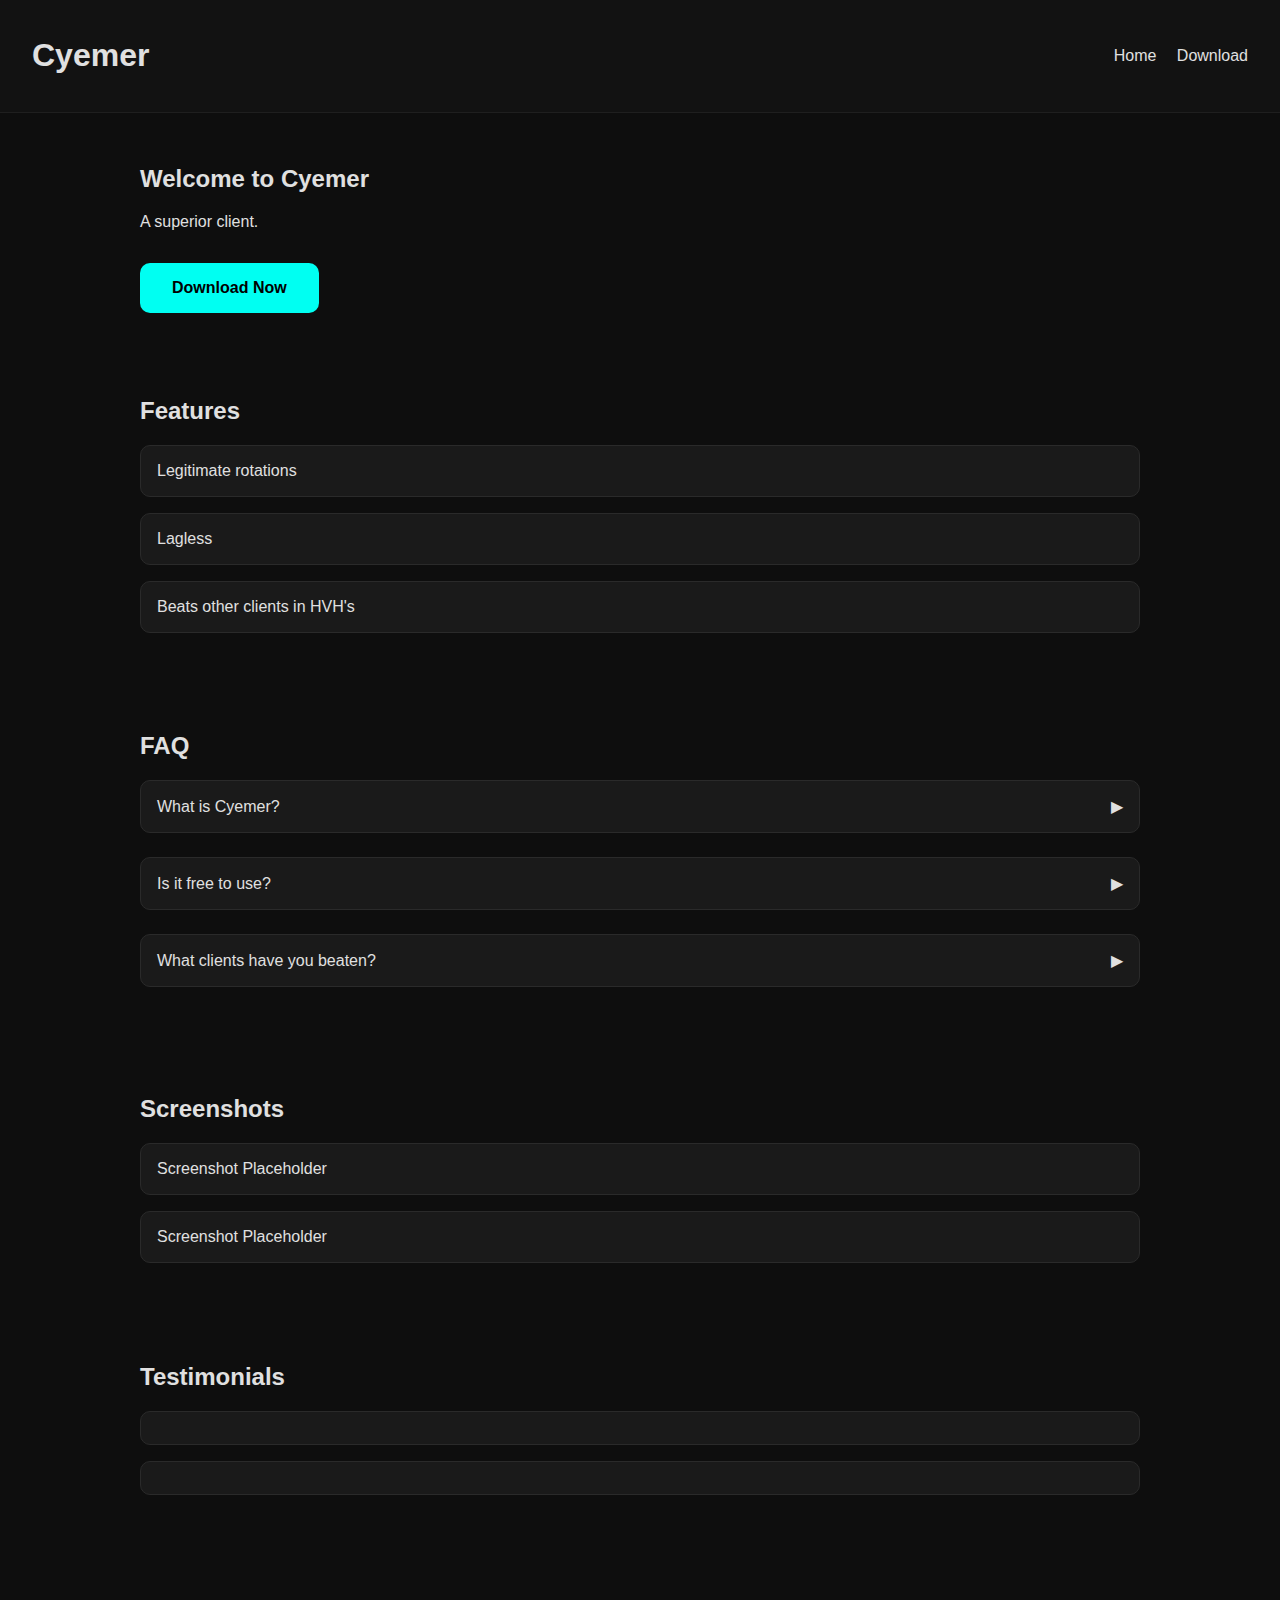
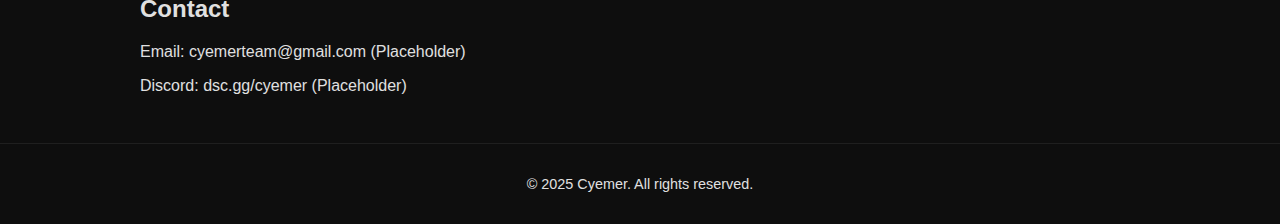
<file: index.html>
<!DOCTYPE html>
<html lang="en">
<head>
  <meta charset="UTF-8" />
  <meta name="viewport" content="width=device-width, initial-scale=1.0" />
  <title>Cyemer  - your new cheating solution</title>
  <link rel="stylesheet" href="style.css" />
</head>
<body>
  <header>
    <h1>Cyemer</h1>
    <nav>
      <a href="index.html">Home</a>
      <a href="download.html">Download</a>
    </nav>
  </header>

  <section>
    <h2>Welcome to Cyemer</h2>
    <p>A superior client.</p>
    <a href="download.html" class="download-button">Download Now</a>
  </section>

  <section>
    <h2>Features</h2>
    <div class="feature">Legitimate rotations</div>
    <div class="feature">Lagless</div>
    <div class="feature">Beats other clients in HVH's</div>
  </section>

<section>
  <h2>FAQ</h2>
  <div class="faq-item">
    <div class="faq-question">
      What is Cyemer?
      <span class="arrow">&#9654;</span>
    </div>
    <div class="faq-answer">Cyemer is a futuristic Minecraft client that aims to provide the best cheating experience at an affordable cost.</div>
  </div>
  <div class="faq-item">
    <div class="faq-question">
      Is it free to use?
      <span class="arrow">&#9654;</span>
    </div>
    <div class="faq-answer">There is a free and premium version of Cyemer.</div>
  </div>
  <div class="faq-item">
    <div class="faq-question">
      What clients have you beaten?
      <span class="arrow">&#9654;</span>
    </div>
    <div class="faq-answer">There is no gaurantee you will beat these clients, but we have beaten Myau, Adjust and Calamity (tenacity fork)</div>
  </div>
</section>


  <section>
    <h2>Screenshots</h2>
    <div class="screenshot">Screenshot Placeholder</div>
    <div class="screenshot">Screenshot Placeholder</div>
  </section>

  <section>
    <h2>Testimonials</h2>
    <div class="testimonial"></div>
    <div class="testimonial"></div>
  </section>

  <section>
    <h2>Contact</h2>
    <p>Email: cyemerteam@gmail.com (Placeholder)</p>
    <p>Discord: dsc.gg/cyemer (Placeholder)</p>
  </section>

  <footer>
    &copy; 2025 Cyemer. All rights reserved.
  </footer>

  <link rel="stylesheet" href="style-home.css">
  <script src="script.js" defer></script>


</body>
</html>
</file>
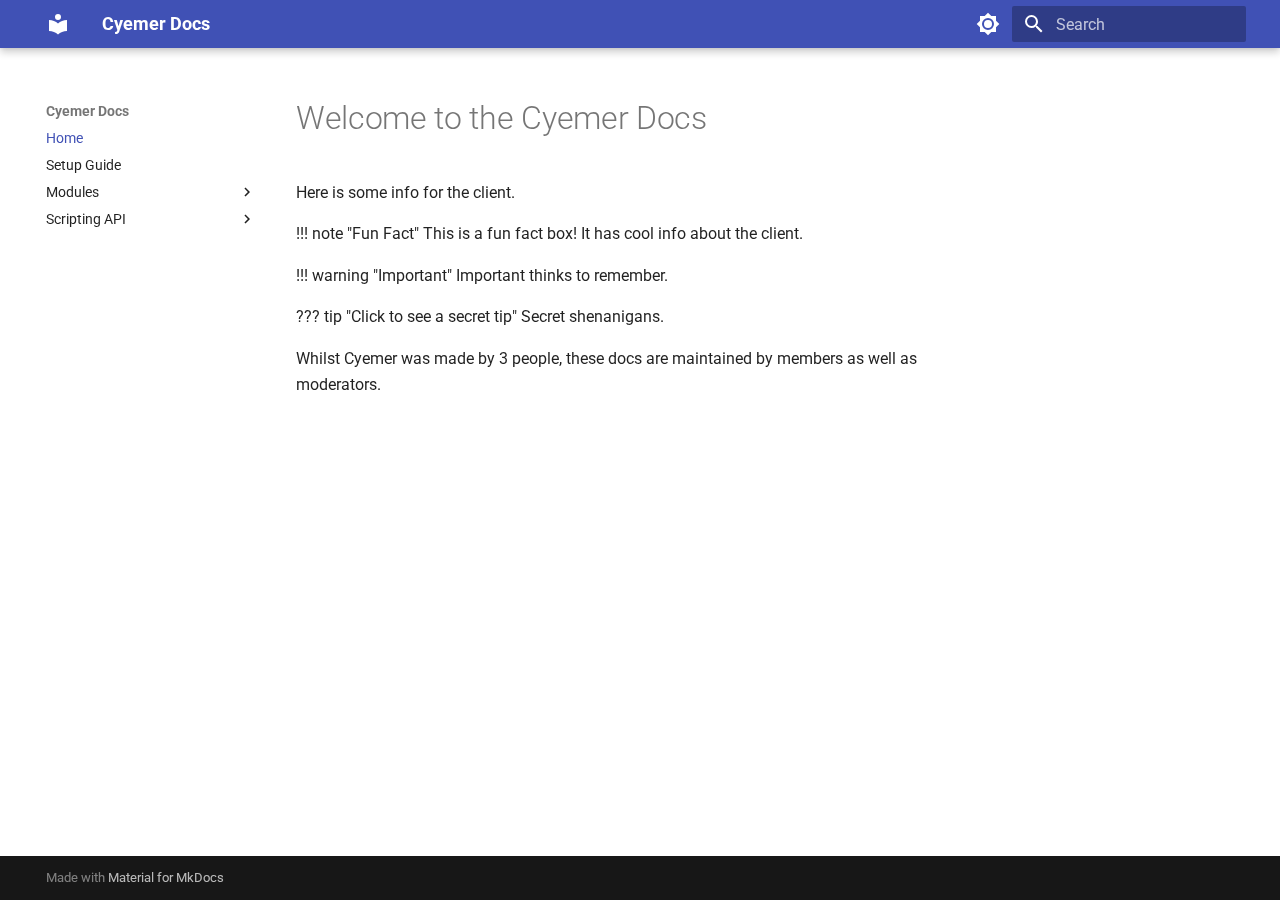
<file: docs/index.html>
<!doctype html>
<html lang="en" class="no-js">
  <head>
    
      <meta charset="utf-8">
      <meta name="viewport" content="width=device-width,initial-scale=1">
      
      
      
      
      
      
        
      
      
      <link rel="icon" href="assets/images/favicon.png">
      <meta name="generator" content="mkdocs-1.6.1, mkdocs-material-9.7.1">
    
    
      
        <title>Cyemer Docs</title>
      
    
    
      <link rel="stylesheet" href="assets/stylesheets/main.484c7ddc.min.css">
      
        
        <link rel="stylesheet" href="assets/stylesheets/palette.ab4e12ef.min.css">
      
      


    
    
      
    
    
      
        
        
        <link rel="preconnect" href="https://fonts.gstatic.com" crossorigin>
        <link rel="stylesheet" href="https://fonts.googleapis.com/css?family=Roboto:300,300i,400,400i,700,700i%7CRoboto+Mono:400,400i,700,700i&display=fallback">
        <style>:root{--md-text-font:"Roboto";--md-code-font:"Roboto Mono"}</style>
      
    
    
    <script>__md_scope=new URL(".",location),__md_hash=e=>[...e].reduce(((e,_)=>(e<<5)-e+_.charCodeAt(0)),0),__md_get=(e,_=localStorage,t=__md_scope)=>JSON.parse(_.getItem(t.pathname+"."+e)),__md_set=(e,_,t=localStorage,a=__md_scope)=>{try{t.setItem(a.pathname+"."+e,JSON.stringify(_))}catch(e){}}</script>
    
      

    
    
  </head>
  
  
    
    
      
    
    
    
    
    <body dir="ltr" data-md-color-scheme="default" data-md-color-primary="indigo" data-md-color-accent="indigo">
  
    
    <input class="md-toggle" data-md-toggle="drawer" type="checkbox" id="__drawer" autocomplete="off">
    <input class="md-toggle" data-md-toggle="search" type="checkbox" id="__search" autocomplete="off">
    <label class="md-overlay" for="__drawer"></label>
    <div data-md-component="skip">
      
        
        <a href="#welcome-to-the-cyemer-docs" class="md-skip">
          Skip to content
        </a>
      
    </div>
    <div data-md-component="announce">
      
    </div>
    
    
      

  

<header class="md-header md-header--shadow" data-md-component="header">
  <nav class="md-header__inner md-grid" aria-label="Header">
    <a href="." title="Cyemer Docs" class="md-header__button md-logo" aria-label="Cyemer Docs" data-md-component="logo">
      
  
  <svg xmlns="http://www.w3.org/2000/svg" viewBox="0 0 24 24"><path d="M12 8a3 3 0 0 0 3-3 3 3 0 0 0-3-3 3 3 0 0 0-3 3 3 3 0 0 0 3 3m0 3.54C9.64 9.35 6.5 8 3 8v11c3.5 0 6.64 1.35 9 3.54 2.36-2.19 5.5-3.54 9-3.54V8c-3.5 0-6.64 1.35-9 3.54"/></svg>

    </a>
    <label class="md-header__button md-icon" for="__drawer">
      
      <svg xmlns="http://www.w3.org/2000/svg" viewBox="0 0 24 24"><path d="M3 6h18v2H3zm0 5h18v2H3zm0 5h18v2H3z"/></svg>
    </label>
    <div class="md-header__title" data-md-component="header-title">
      <div class="md-header__ellipsis">
        <div class="md-header__topic">
          <span class="md-ellipsis">
            Cyemer Docs
          </span>
        </div>
        <div class="md-header__topic" data-md-component="header-topic">
          <span class="md-ellipsis">
            
              Home
            
          </span>
        </div>
      </div>
    </div>
    
      
        <form class="md-header__option" data-md-component="palette">
  
    
    
    
    <input class="md-option" data-md-color-media="(prefers-color-scheme: light)" data-md-color-scheme="default" data-md-color-primary="indigo" data-md-color-accent="indigo"  aria-label="Switch to dark mode"  type="radio" name="__palette" id="__palette_0">
    
      <label class="md-header__button md-icon" title="Switch to dark mode" for="__palette_1" hidden>
        <svg xmlns="http://www.w3.org/2000/svg" viewBox="0 0 24 24"><path d="M12 8a4 4 0 0 0-4 4 4 4 0 0 0 4 4 4 4 0 0 0 4-4 4 4 0 0 0-4-4m0 10a6 6 0 0 1-6-6 6 6 0 0 1 6-6 6 6 0 0 1 6 6 6 6 0 0 1-6 6m8-9.31V4h-4.69L12 .69 8.69 4H4v4.69L.69 12 4 15.31V20h4.69L12 23.31 15.31 20H20v-4.69L23.31 12z"/></svg>
      </label>
    
  
    
    
    
    <input class="md-option" data-md-color-media="(prefers-color-scheme: dark)" data-md-color-scheme="slate" data-md-color-primary="indigo" data-md-color-accent="indigo"  aria-label="Switch to light mode"  type="radio" name="__palette" id="__palette_1">
    
      <label class="md-header__button md-icon" title="Switch to light mode" for="__palette_0" hidden>
        <svg xmlns="http://www.w3.org/2000/svg" viewBox="0 0 24 24"><path d="M12 18c-.89 0-1.74-.2-2.5-.55C11.56 16.5 13 14.42 13 12s-1.44-4.5-3.5-5.45C10.26 6.2 11.11 6 12 6a6 6 0 0 1 6 6 6 6 0 0 1-6 6m8-9.31V4h-4.69L12 .69 8.69 4H4v4.69L.69 12 4 15.31V20h4.69L12 23.31 15.31 20H20v-4.69L23.31 12z"/></svg>
      </label>
    
  
</form>
      
    
    
      <script>var palette=__md_get("__palette");if(palette&&palette.color){if("(prefers-color-scheme)"===palette.color.media){var media=matchMedia("(prefers-color-scheme: light)"),input=document.querySelector(media.matches?"[data-md-color-media='(prefers-color-scheme: light)']":"[data-md-color-media='(prefers-color-scheme: dark)']");palette.color.media=input.getAttribute("data-md-color-media"),palette.color.scheme=input.getAttribute("data-md-color-scheme"),palette.color.primary=input.getAttribute("data-md-color-primary"),palette.color.accent=input.getAttribute("data-md-color-accent")}for(var[key,value]of Object.entries(palette.color))document.body.setAttribute("data-md-color-"+key,value)}</script>
    
    
    
      
      
        <label class="md-header__button md-icon" for="__search">
          
          <svg xmlns="http://www.w3.org/2000/svg" viewBox="0 0 24 24"><path d="M9.5 3A6.5 6.5 0 0 1 16 9.5c0 1.61-.59 3.09-1.56 4.23l.27.27h.79l5 5-1.5 1.5-5-5v-.79l-.27-.27A6.52 6.52 0 0 1 9.5 16 6.5 6.5 0 0 1 3 9.5 6.5 6.5 0 0 1 9.5 3m0 2C7 5 5 7 5 9.5S7 14 9.5 14 14 12 14 9.5 12 5 9.5 5"/></svg>
        </label>
        <div class="md-search" data-md-component="search" role="dialog">
  <label class="md-search__overlay" for="__search"></label>
  <div class="md-search__inner" role="search">
    <form class="md-search__form" name="search">
      <input type="text" class="md-search__input" name="query" aria-label="Search" placeholder="Search" autocapitalize="off" autocorrect="off" autocomplete="off" spellcheck="false" data-md-component="search-query" required>
      <label class="md-search__icon md-icon" for="__search">
        
        <svg xmlns="http://www.w3.org/2000/svg" viewBox="0 0 24 24"><path d="M9.5 3A6.5 6.5 0 0 1 16 9.5c0 1.61-.59 3.09-1.56 4.23l.27.27h.79l5 5-1.5 1.5-5-5v-.79l-.27-.27A6.52 6.52 0 0 1 9.5 16 6.5 6.5 0 0 1 3 9.5 6.5 6.5 0 0 1 9.5 3m0 2C7 5 5 7 5 9.5S7 14 9.5 14 14 12 14 9.5 12 5 9.5 5"/></svg>
        
        <svg xmlns="http://www.w3.org/2000/svg" viewBox="0 0 24 24"><path d="M20 11v2H8l5.5 5.5-1.42 1.42L4.16 12l7.92-7.92L13.5 5.5 8 11z"/></svg>
      </label>
      <nav class="md-search__options" aria-label="Search">
        
        <button type="reset" class="md-search__icon md-icon" title="Clear" aria-label="Clear" tabindex="-1">
          
          <svg xmlns="http://www.w3.org/2000/svg" viewBox="0 0 24 24"><path d="M19 6.41 17.59 5 12 10.59 6.41 5 5 6.41 10.59 12 5 17.59 6.41 19 12 13.41 17.59 19 19 17.59 13.41 12z"/></svg>
        </button>
      </nav>
      
    </form>
    <div class="md-search__output">
      <div class="md-search__scrollwrap" tabindex="0" data-md-scrollfix>
        <div class="md-search-result" data-md-component="search-result">
          <div class="md-search-result__meta">
            Initializing search
          </div>
          <ol class="md-search-result__list" role="presentation"></ol>
        </div>
      </div>
    </div>
  </div>
</div>
      
    
    
  </nav>
  
</header>
    
    <div class="md-container" data-md-component="container">
      
      
        
          
        
      
      <main class="md-main" data-md-component="main">
        <div class="md-main__inner md-grid">
          
            
              
              <div class="md-sidebar md-sidebar--primary" data-md-component="sidebar" data-md-type="navigation" >
                <div class="md-sidebar__scrollwrap">
                  <div class="md-sidebar__inner">
                    



<nav class="md-nav md-nav--primary" aria-label="Navigation" data-md-level="0">
  <label class="md-nav__title" for="__drawer">
    <a href="." title="Cyemer Docs" class="md-nav__button md-logo" aria-label="Cyemer Docs" data-md-component="logo">
      
  
  <svg xmlns="http://www.w3.org/2000/svg" viewBox="0 0 24 24"><path d="M12 8a3 3 0 0 0 3-3 3 3 0 0 0-3-3 3 3 0 0 0-3 3 3 3 0 0 0 3 3m0 3.54C9.64 9.35 6.5 8 3 8v11c3.5 0 6.64 1.35 9 3.54 2.36-2.19 5.5-3.54 9-3.54V8c-3.5 0-6.64 1.35-9 3.54"/></svg>

    </a>
    Cyemer Docs
  </label>
  
  <ul class="md-nav__list" data-md-scrollfix>
    
      
      
  
  
    
  
  
  
    <li class="md-nav__item md-nav__item--active">
      
      <input class="md-nav__toggle md-toggle" type="checkbox" id="__toc">
      
      
        
      
      
      <a href="." class="md-nav__link md-nav__link--active">
        
  
  
  <span class="md-ellipsis">
    
  
    Home
  

    
  </span>
  
  

      </a>
      
    </li>
  

    
      
      
  
  
  
  
    <li class="md-nav__item">
      <a href="setup.md" class="md-nav__link">
        
  
  
  <span class="md-ellipsis">
    
  
    Setup Guide
  

    
  </span>
  
  

      </a>
    </li>
  

    
      
      
  
  
  
  
    
    
    
    
    
    <li class="md-nav__item md-nav__item--nested">
      
        
        
        <input class="md-nav__toggle md-toggle " type="checkbox" id="__nav_3" >
        
          
          <label class="md-nav__link" for="__nav_3" id="__nav_3_label" tabindex="0">
            
  
  
  <span class="md-ellipsis">
    
  
    Modules
  

    
  </span>
  
  

            <span class="md-nav__icon md-icon"></span>
          </label>
        
        <nav class="md-nav" data-md-level="1" aria-labelledby="__nav_3_label" aria-expanded="false">
          <label class="md-nav__title" for="__nav_3">
            <span class="md-nav__icon md-icon"></span>
            
  
    Modules
  

          </label>
          <ul class="md-nav__list" data-md-scrollfix>
            
              
                
  
  
  
  
    <li class="md-nav__item">
      <a href="triggerbot.md" class="md-nav__link">
        
  
  
  <span class="md-ellipsis">
    
  
    TriggerBot
  

    
  </span>
  
  

      </a>
    </li>
  

              
            
              
                
  
  
  
  
    <li class="md-nav__item">
      <a href="aimassist.md" class="md-nav__link">
        
  
  
  <span class="md-ellipsis">
    
  
    AimAssist
  

    
  </span>
  
  

      </a>
    </li>
  

              
            
          </ul>
        </nav>
      
    </li>
  

    
      
      
  
  
  
  
    
    
    
    
    
    <li class="md-nav__item md-nav__item--nested">
      
        
        
        <input class="md-nav__toggle md-toggle " type="checkbox" id="__nav_4" >
        
          
          <label class="md-nav__link" for="__nav_4" id="__nav_4_label" tabindex="0">
            
  
  
  <span class="md-ellipsis">
    
  
    Scripting API
  

    
  </span>
  
  

            <span class="md-nav__icon md-icon"></span>
          </label>
        
        <nav class="md-nav" data-md-level="1" aria-labelledby="__nav_4_label" aria-expanded="false">
          <label class="md-nav__title" for="__nav_4">
            <span class="md-nav__icon md-icon"></span>
            
  
    Scripting API
  

          </label>
          <ul class="md-nav__list" data-md-scrollfix>
            
              
                
  
  
  
  
    <li class="md-nav__item">
      <a href="thisdoesntexistyet.md" class="md-nav__link">
        
  
  
  <span class="md-ellipsis">
    
  
    doesntExist
  

    
  </span>
  
  

      </a>
    </li>
  

              
            
          </ul>
        </nav>
      
    </li>
  

    
  </ul>
</nav>
                  </div>
                </div>
              </div>
            
            
              
              <div class="md-sidebar md-sidebar--secondary" data-md-component="sidebar" data-md-type="toc" >
                <div class="md-sidebar__scrollwrap">
                  <div class="md-sidebar__inner">
                    

<nav class="md-nav md-nav--secondary" aria-label="Table of contents">
  
  
  
    
  
  
</nav>
                  </div>
                </div>
              </div>
            
          
          
            <div class="md-content" data-md-component="content">
              
              <article class="md-content__inner md-typeset">
                
                  



<h1 id="welcome-to-the-cyemer-docs">Welcome to the Cyemer Docs</h1>
<p>Here is some info for the client.</p>
<p>!!! note "Fun Fact"
    This is a fun fact box! It has cool info about the client.</p>
<p>!!! warning "Important"
    Important thinks to remember.</p>
<p>??? tip "Click to see a secret tip"
    Secret shenanigans.</p>
<p>Whilst Cyemer was made by 3 people, these docs are maintained by members as well as moderators. </p>












                
              </article>
            </div>
          
          
<script>var target=document.getElementById(location.hash.slice(1));target&&target.name&&(target.checked=target.name.startsWith("__tabbed_"))</script>
        </div>
        
      </main>
      
        <footer class="md-footer">
  
  <div class="md-footer-meta md-typeset">
    <div class="md-footer-meta__inner md-grid">
      <div class="md-copyright">
  
  
    Made with
    <a href="https://squidfunk.github.io/mkdocs-material/" target="_blank" rel="noopener">
      Material for MkDocs
    </a>
  
</div>
      
    </div>
  </div>
</footer>
      
    </div>
    <div class="md-dialog" data-md-component="dialog">
      <div class="md-dialog__inner md-typeset"></div>
    </div>
    
    
    
      
      
      <script id="__config" type="application/json">{"annotate": null, "base": ".", "features": [], "search": "assets/javascripts/workers/search.2c215733.min.js", "tags": null, "translations": {"clipboard.copied": "Copied to clipboard", "clipboard.copy": "Copy to clipboard", "search.result.more.one": "1 more on this page", "search.result.more.other": "# more on this page", "search.result.none": "No matching documents", "search.result.one": "1 matching document", "search.result.other": "# matching documents", "search.result.placeholder": "Type to start searching", "search.result.term.missing": "Missing", "select.version": "Select version"}, "version": null}</script>
    
    
      <script src="assets/javascripts/bundle.79ae519e.min.js"></script>
      
    
  </body>
</html>
</file>
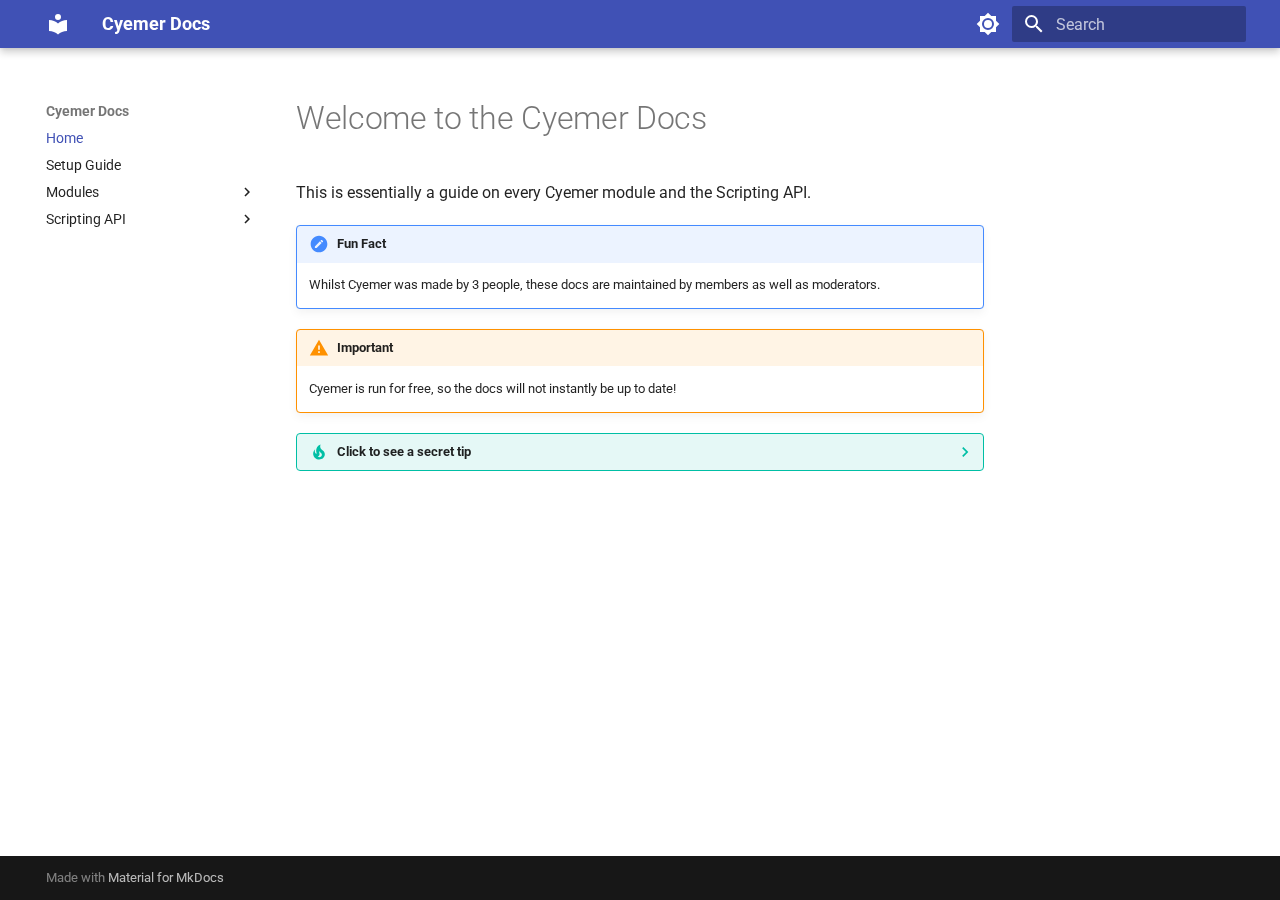
<file: docs_site/index.html>
<!doctype html>
<html lang="en" class="no-js">
  <head>
    
      <meta charset="utf-8">
      <meta name="viewport" content="width=device-width,initial-scale=1">
      
      
      
      
      
        <link rel="next" href="setup/">
      
      
        
      
      
      <link rel="icon" href="assets/images/favicon.png">
      <meta name="generator" content="mkdocs-1.6.1, mkdocs-material-9.7.4">
    
    
      
        <title>Cyemer Docs</title>
      
    
    
      <link rel="stylesheet" href="assets/stylesheets/main.484c7ddc.min.css">
      
        
        <link rel="stylesheet" href="assets/stylesheets/palette.ab4e12ef.min.css">
      
      


    
    
      
    
    
      
        
        
        <link rel="preconnect" href="https://fonts.gstatic.com" crossorigin>
        <link rel="stylesheet" href="https://fonts.googleapis.com/css?family=Roboto:300,300i,400,400i,700,700i%7CRoboto+Mono:400,400i,700,700i&display=fallback">
        <style>:root{--md-text-font:"Roboto";--md-code-font:"Roboto Mono"}</style>
      
    
    
    <script>__md_scope=new URL(".",location),__md_hash=e=>[...e].reduce(((e,_)=>(e<<5)-e+_.charCodeAt(0)),0),__md_get=(e,_=localStorage,t=__md_scope)=>JSON.parse(_.getItem(t.pathname+"."+e)),__md_set=(e,_,t=localStorage,a=__md_scope)=>{try{t.setItem(a.pathname+"."+e,JSON.stringify(_))}catch(e){}}</script>
    
      

    
    
  </head>
  
  
    
    
      
    
    
    
    
    <body dir="ltr" data-md-color-scheme="default" data-md-color-primary="indigo" data-md-color-accent="indigo">
  
    
    <input class="md-toggle" data-md-toggle="drawer" type="checkbox" id="__drawer" autocomplete="off">
    <input class="md-toggle" data-md-toggle="search" type="checkbox" id="__search" autocomplete="off">
    <label class="md-overlay" for="__drawer"></label>
    <div data-md-component="skip">
      
        
        <a href="#welcome-to-the-cyemer-docs" class="md-skip">
          Skip to content
        </a>
      
    </div>
    <div data-md-component="announce">
      
    </div>
    
    
      

  

<header class="md-header md-header--shadow" data-md-component="header">
  <nav class="md-header__inner md-grid" aria-label="Header">
    <a href="." title="Cyemer Docs" class="md-header__button md-logo" aria-label="Cyemer Docs" data-md-component="logo">
      
  
  <svg xmlns="http://www.w3.org/2000/svg" viewBox="0 0 24 24"><path d="M12 8a3 3 0 0 0 3-3 3 3 0 0 0-3-3 3 3 0 0 0-3 3 3 3 0 0 0 3 3m0 3.54C9.64 9.35 6.5 8 3 8v11c3.5 0 6.64 1.35 9 3.54 2.36-2.19 5.5-3.54 9-3.54V8c-3.5 0-6.64 1.35-9 3.54"/></svg>

    </a>
    <label class="md-header__button md-icon" for="__drawer">
      
      <svg xmlns="http://www.w3.org/2000/svg" viewBox="0 0 24 24"><path d="M3 6h18v2H3zm0 5h18v2H3zm0 5h18v2H3z"/></svg>
    </label>
    <div class="md-header__title" data-md-component="header-title">
      <div class="md-header__ellipsis">
        <div class="md-header__topic">
          <span class="md-ellipsis">
            Cyemer Docs
          </span>
        </div>
        <div class="md-header__topic" data-md-component="header-topic">
          <span class="md-ellipsis">
            
              Home
            
          </span>
        </div>
      </div>
    </div>
    
      
        <form class="md-header__option" data-md-component="palette">
  
    
    
    
    <input class="md-option" data-md-color-media="(prefers-color-scheme: light)" data-md-color-scheme="default" data-md-color-primary="indigo" data-md-color-accent="indigo"  aria-label="Switch to dark mode"  type="radio" name="__palette" id="__palette_0">
    
      <label class="md-header__button md-icon" title="Switch to dark mode" for="__palette_1" hidden>
        <svg xmlns="http://www.w3.org/2000/svg" viewBox="0 0 24 24"><path d="M12 8a4 4 0 0 0-4 4 4 4 0 0 0 4 4 4 4 0 0 0 4-4 4 4 0 0 0-4-4m0 10a6 6 0 0 1-6-6 6 6 0 0 1 6-6 6 6 0 0 1 6 6 6 6 0 0 1-6 6m8-9.31V4h-4.69L12 .69 8.69 4H4v4.69L.69 12 4 15.31V20h4.69L12 23.31 15.31 20H20v-4.69L23.31 12z"/></svg>
      </label>
    
  
    
    
    
    <input class="md-option" data-md-color-media="(prefers-color-scheme: dark)" data-md-color-scheme="slate" data-md-color-primary="indigo" data-md-color-accent="indigo"  aria-label="Switch to light mode"  type="radio" name="__palette" id="__palette_1">
    
      <label class="md-header__button md-icon" title="Switch to light mode" for="__palette_0" hidden>
        <svg xmlns="http://www.w3.org/2000/svg" viewBox="0 0 24 24"><path d="M12 18c-.89 0-1.74-.2-2.5-.55C11.56 16.5 13 14.42 13 12s-1.44-4.5-3.5-5.45C10.26 6.2 11.11 6 12 6a6 6 0 0 1 6 6 6 6 0 0 1-6 6m8-9.31V4h-4.69L12 .69 8.69 4H4v4.69L.69 12 4 15.31V20h4.69L12 23.31 15.31 20H20v-4.69L23.31 12z"/></svg>
      </label>
    
  
</form>
      
    
    
      <script>var palette=__md_get("__palette");if(palette&&palette.color){if("(prefers-color-scheme)"===palette.color.media){var media=matchMedia("(prefers-color-scheme: light)"),input=document.querySelector(media.matches?"[data-md-color-media='(prefers-color-scheme: light)']":"[data-md-color-media='(prefers-color-scheme: dark)']");palette.color.media=input.getAttribute("data-md-color-media"),palette.color.scheme=input.getAttribute("data-md-color-scheme"),palette.color.primary=input.getAttribute("data-md-color-primary"),palette.color.accent=input.getAttribute("data-md-color-accent")}for(var[key,value]of Object.entries(palette.color))document.body.setAttribute("data-md-color-"+key,value)}</script>
    
    
    
      
      
        <label class="md-header__button md-icon" for="__search">
          
          <svg xmlns="http://www.w3.org/2000/svg" viewBox="0 0 24 24"><path d="M9.5 3A6.5 6.5 0 0 1 16 9.5c0 1.61-.59 3.09-1.56 4.23l.27.27h.79l5 5-1.5 1.5-5-5v-.79l-.27-.27A6.52 6.52 0 0 1 9.5 16 6.5 6.5 0 0 1 3 9.5 6.5 6.5 0 0 1 9.5 3m0 2C7 5 5 7 5 9.5S7 14 9.5 14 14 12 14 9.5 12 5 9.5 5"/></svg>
        </label>
        <div class="md-search" data-md-component="search" role="dialog">
  <label class="md-search__overlay" for="__search"></label>
  <div class="md-search__inner" role="search">
    <form class="md-search__form" name="search">
      <input type="text" class="md-search__input" name="query" aria-label="Search" placeholder="Search" autocapitalize="off" autocorrect="off" autocomplete="off" spellcheck="false" data-md-component="search-query" required>
      <label class="md-search__icon md-icon" for="__search">
        
        <svg xmlns="http://www.w3.org/2000/svg" viewBox="0 0 24 24"><path d="M9.5 3A6.5 6.5 0 0 1 16 9.5c0 1.61-.59 3.09-1.56 4.23l.27.27h.79l5 5-1.5 1.5-5-5v-.79l-.27-.27A6.52 6.52 0 0 1 9.5 16 6.5 6.5 0 0 1 3 9.5 6.5 6.5 0 0 1 9.5 3m0 2C7 5 5 7 5 9.5S7 14 9.5 14 14 12 14 9.5 12 5 9.5 5"/></svg>
        
        <svg xmlns="http://www.w3.org/2000/svg" viewBox="0 0 24 24"><path d="M20 11v2H8l5.5 5.5-1.42 1.42L4.16 12l7.92-7.92L13.5 5.5 8 11z"/></svg>
      </label>
      <nav class="md-search__options" aria-label="Search">
        
        <button type="reset" class="md-search__icon md-icon" title="Clear" aria-label="Clear" tabindex="-1">
          
          <svg xmlns="http://www.w3.org/2000/svg" viewBox="0 0 24 24"><path d="M19 6.41 17.59 5 12 10.59 6.41 5 5 6.41 10.59 12 5 17.59 6.41 19 12 13.41 17.59 19 19 17.59 13.41 12z"/></svg>
        </button>
      </nav>
      
    </form>
    <div class="md-search__output">
      <div class="md-search__scrollwrap" tabindex="0" data-md-scrollfix>
        <div class="md-search-result" data-md-component="search-result">
          <div class="md-search-result__meta">
            Initializing search
          </div>
          <ol class="md-search-result__list" role="presentation"></ol>
        </div>
      </div>
    </div>
  </div>
</div>
      
    
    
  </nav>
  
</header>
    
    <div class="md-container" data-md-component="container">
      
      
        
          
        
      
      <main class="md-main" data-md-component="main">
        <div class="md-main__inner md-grid">
          
            
              
              <div class="md-sidebar md-sidebar--primary" data-md-component="sidebar" data-md-type="navigation" >
                <div class="md-sidebar__scrollwrap">
                  <div class="md-sidebar__inner">
                    



<nav class="md-nav md-nav--primary" aria-label="Navigation" data-md-level="0">
  <label class="md-nav__title" for="__drawer">
    <a href="." title="Cyemer Docs" class="md-nav__button md-logo" aria-label="Cyemer Docs" data-md-component="logo">
      
  
  <svg xmlns="http://www.w3.org/2000/svg" viewBox="0 0 24 24"><path d="M12 8a3 3 0 0 0 3-3 3 3 0 0 0-3-3 3 3 0 0 0-3 3 3 3 0 0 0 3 3m0 3.54C9.64 9.35 6.5 8 3 8v11c3.5 0 6.64 1.35 9 3.54 2.36-2.19 5.5-3.54 9-3.54V8c-3.5 0-6.64 1.35-9 3.54"/></svg>

    </a>
    Cyemer Docs
  </label>
  
  <ul class="md-nav__list" data-md-scrollfix>
    
      
      
  
  
    
  
  
  
    <li class="md-nav__item md-nav__item--active">
      
      <input class="md-nav__toggle md-toggle" type="checkbox" id="__toc">
      
      
        
      
      
      <a href="." class="md-nav__link md-nav__link--active">
        
  
  
  <span class="md-ellipsis">
    
  
    Home
  

    
  </span>
  
  

      </a>
      
    </li>
  

    
      
      
  
  
  
  
    <li class="md-nav__item">
      <a href="setup/" class="md-nav__link">
        
  
  
  <span class="md-ellipsis">
    
  
    Setup Guide
  

    
  </span>
  
  

      </a>
    </li>
  

    
      
      
  
  
  
  
    
    
    
    
    
    <li class="md-nav__item md-nav__item--nested">
      
        
        
        <input class="md-nav__toggle md-toggle " type="checkbox" id="__nav_3" >
        
          
          <label class="md-nav__link" for="__nav_3" id="__nav_3_label" tabindex="0">
            
  
  
  <span class="md-ellipsis">
    
  
    Modules
  

    
  </span>
  
  

            <span class="md-nav__icon md-icon"></span>
          </label>
        
        <nav class="md-nav" data-md-level="1" aria-labelledby="__nav_3_label" aria-expanded="false">
          <label class="md-nav__title" for="__nav_3">
            <span class="md-nav__icon md-icon"></span>
            
  
    Modules
  

          </label>
          <ul class="md-nav__list" data-md-scrollfix>
            
              
                
  
  
  
  
    <li class="md-nav__item">
      <a href="modules/triggerbot/" class="md-nav__link">
        
  
  
  <span class="md-ellipsis">
    
  
    TriggerBot
  

    
  </span>
  
  

      </a>
    </li>
  

              
            
              
                
  
  
  
  
    <li class="md-nav__item">
      <a href="modules/aimassist.md" class="md-nav__link">
        
  
  
  <span class="md-ellipsis">
    
  
    AimAssist
  

    
  </span>
  
  

      </a>
    </li>
  

              
            
          </ul>
        </nav>
      
    </li>
  

    
      
      
  
  
  
  
    
    
    
    
    
    <li class="md-nav__item md-nav__item--nested">
      
        
        
        <input class="md-nav__toggle md-toggle " type="checkbox" id="__nav_4" >
        
          
          <label class="md-nav__link" for="__nav_4" id="__nav_4_label" tabindex="0">
            
  
  
  <span class="md-ellipsis">
    
  
    Scripting API
  

    
  </span>
  
  

            <span class="md-nav__icon md-icon"></span>
          </label>
        
        <nav class="md-nav" data-md-level="1" aria-labelledby="__nav_4_label" aria-expanded="false">
          <label class="md-nav__title" for="__nav_4">
            <span class="md-nav__icon md-icon"></span>
            
  
    Scripting API
  

          </label>
          <ul class="md-nav__list" data-md-scrollfix>
            
              
                
  
  
  
  
    <li class="md-nav__item">
      <a href="thisdoesntexistyet.md" class="md-nav__link">
        
  
  
  <span class="md-ellipsis">
    
  
    doesntExist
  

    
  </span>
  
  

      </a>
    </li>
  

              
            
          </ul>
        </nav>
      
    </li>
  

    
  </ul>
</nav>
                  </div>
                </div>
              </div>
            
            
              
              <div class="md-sidebar md-sidebar--secondary" data-md-component="sidebar" data-md-type="toc" >
                <div class="md-sidebar__scrollwrap">
                  <div class="md-sidebar__inner">
                    

<nav class="md-nav md-nav--secondary" aria-label="Table of contents">
  
  
  
    
  
  
</nav>
                  </div>
                </div>
              </div>
            
          
          
            <div class="md-content" data-md-component="content">
              
              <article class="md-content__inner md-typeset">
                
                  



<h1 id="welcome-to-the-cyemer-docs">Welcome to the Cyemer Docs</h1>
<p>This is essentially a guide on every Cyemer module and the Scripting API. </p>
<div class="admonition note">
<p class="admonition-title">Fun Fact</p>
<p>Whilst Cyemer was made by 3 people, these docs are maintained by members as well as moderators.</p>
</div>
<div class="admonition warning">
<p class="admonition-title">Important</p>
<p>Cyemer is run for free, so the docs will not instantly be up to date!</p>
</div>
<details class="tip">
<summary>Click to see a secret tip</summary>
<p>If you like writing guides, you can make a ticket with your guide for a module / feature of the scripting API, and if its written in Markdown we can implement it! You can even look inside our github to find how we made these boxes!</p>
</details>












                
              </article>
            </div>
          
          
<script>var target=document.getElementById(location.hash.slice(1));target&&target.name&&(target.checked=target.name.startsWith("__tabbed_"))</script>
        </div>
        
      </main>
      
        <footer class="md-footer">
  
  <div class="md-footer-meta md-typeset">
    <div class="md-footer-meta__inner md-grid">
      <div class="md-copyright">
  
  
    Made with
    <a href="https://squidfunk.github.io/mkdocs-material/" target="_blank" rel="noopener">
      Material for MkDocs
    </a>
  
</div>
      
    </div>
  </div>
</footer>
      
    </div>
    <div class="md-dialog" data-md-component="dialog">
      <div class="md-dialog__inner md-typeset"></div>
    </div>
    
    
    
      
      
      <script id="__config" type="application/json">{"annotate": null, "base": ".", "features": [], "search": "assets/javascripts/workers/search.2c215733.min.js", "tags": null, "translations": {"clipboard.copied": "Copied to clipboard", "clipboard.copy": "Copy to clipboard", "search.result.more.one": "1 more on this page", "search.result.more.other": "# more on this page", "search.result.none": "No matching documents", "search.result.one": "1 matching document", "search.result.other": "# matching documents", "search.result.placeholder": "Type to start searching", "search.result.term.missing": "Missing", "select.version": "Select version"}, "version": null}</script>
    
    
      <script src="assets/javascripts/bundle.79ae519e.min.js"></script>
      
    
  </body>
</html>
</file>
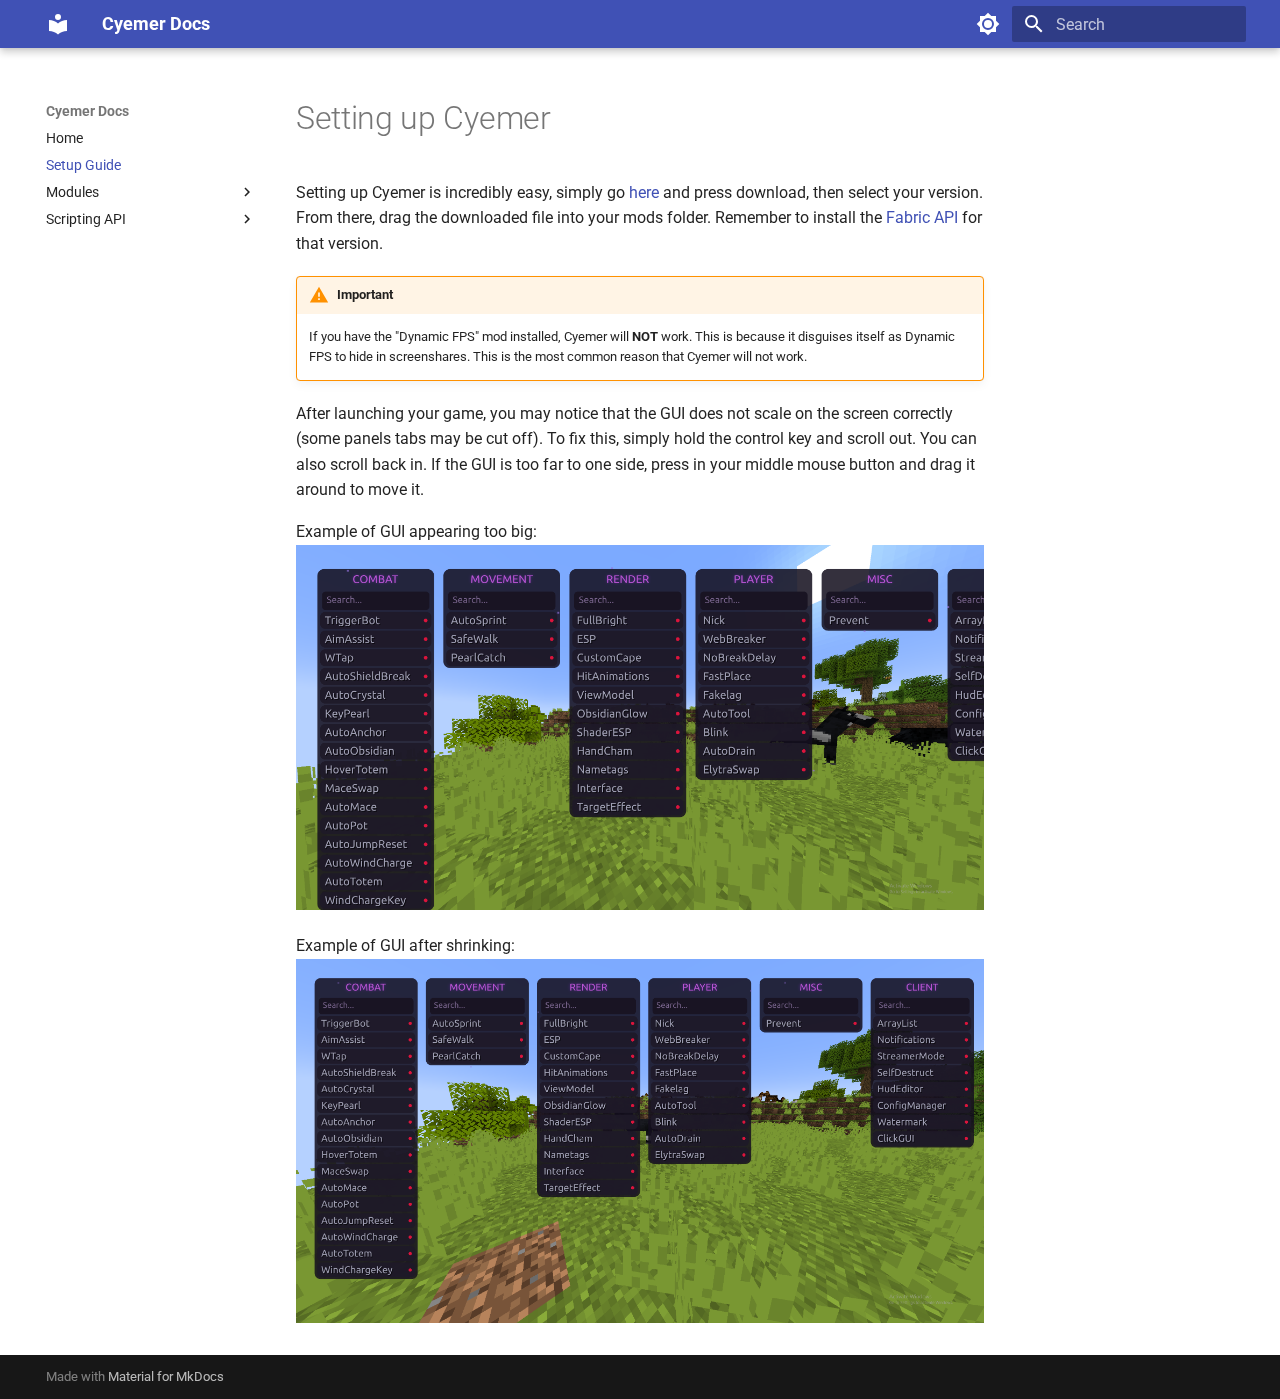
<file: docs_site/setup/index.html>
<!doctype html>
<html lang="en" class="no-js">
  <head>
    
      <meta charset="utf-8">
      <meta name="viewport" content="width=device-width,initial-scale=1">
      
      
      
      
        <link rel="prev" href="..">
      
      
        <link rel="next" href="../modules/triggerbot/">
      
      
        
      
      
      <link rel="icon" href="../assets/images/favicon.png">
      <meta name="generator" content="mkdocs-1.6.1, mkdocs-material-9.7.4">
    
    
      
        <title>Setup Guide - Cyemer Docs</title>
      
    
    
      <link rel="stylesheet" href="../assets/stylesheets/main.484c7ddc.min.css">
      
        
        <link rel="stylesheet" href="../assets/stylesheets/palette.ab4e12ef.min.css">
      
      


    
    
      
    
    
      
        
        
        <link rel="preconnect" href="https://fonts.gstatic.com" crossorigin>
        <link rel="stylesheet" href="https://fonts.googleapis.com/css?family=Roboto:300,300i,400,400i,700,700i%7CRoboto+Mono:400,400i,700,700i&display=fallback">
        <style>:root{--md-text-font:"Roboto";--md-code-font:"Roboto Mono"}</style>
      
    
    
    <script>__md_scope=new URL("..",location),__md_hash=e=>[...e].reduce(((e,_)=>(e<<5)-e+_.charCodeAt(0)),0),__md_get=(e,_=localStorage,t=__md_scope)=>JSON.parse(_.getItem(t.pathname+"."+e)),__md_set=(e,_,t=localStorage,a=__md_scope)=>{try{t.setItem(a.pathname+"."+e,JSON.stringify(_))}catch(e){}}</script>
    
      

    
    
  </head>
  
  
    
    
      
    
    
    
    
    <body dir="ltr" data-md-color-scheme="default" data-md-color-primary="indigo" data-md-color-accent="indigo">
  
    
    <input class="md-toggle" data-md-toggle="drawer" type="checkbox" id="__drawer" autocomplete="off">
    <input class="md-toggle" data-md-toggle="search" type="checkbox" id="__search" autocomplete="off">
    <label class="md-overlay" for="__drawer"></label>
    <div data-md-component="skip">
      
        
        <a href="#setting-up-cyemer" class="md-skip">
          Skip to content
        </a>
      
    </div>
    <div data-md-component="announce">
      
    </div>
    
    
      

  

<header class="md-header md-header--shadow" data-md-component="header">
  <nav class="md-header__inner md-grid" aria-label="Header">
    <a href=".." title="Cyemer Docs" class="md-header__button md-logo" aria-label="Cyemer Docs" data-md-component="logo">
      
  
  <svg xmlns="http://www.w3.org/2000/svg" viewBox="0 0 24 24"><path d="M12 8a3 3 0 0 0 3-3 3 3 0 0 0-3-3 3 3 0 0 0-3 3 3 3 0 0 0 3 3m0 3.54C9.64 9.35 6.5 8 3 8v11c3.5 0 6.64 1.35 9 3.54 2.36-2.19 5.5-3.54 9-3.54V8c-3.5 0-6.64 1.35-9 3.54"/></svg>

    </a>
    <label class="md-header__button md-icon" for="__drawer">
      
      <svg xmlns="http://www.w3.org/2000/svg" viewBox="0 0 24 24"><path d="M3 6h18v2H3zm0 5h18v2H3zm0 5h18v2H3z"/></svg>
    </label>
    <div class="md-header__title" data-md-component="header-title">
      <div class="md-header__ellipsis">
        <div class="md-header__topic">
          <span class="md-ellipsis">
            Cyemer Docs
          </span>
        </div>
        <div class="md-header__topic" data-md-component="header-topic">
          <span class="md-ellipsis">
            
              Setup Guide
            
          </span>
        </div>
      </div>
    </div>
    
      
        <form class="md-header__option" data-md-component="palette">
  
    
    
    
    <input class="md-option" data-md-color-media="(prefers-color-scheme: light)" data-md-color-scheme="default" data-md-color-primary="indigo" data-md-color-accent="indigo"  aria-label="Switch to dark mode"  type="radio" name="__palette" id="__palette_0">
    
      <label class="md-header__button md-icon" title="Switch to dark mode" for="__palette_1" hidden>
        <svg xmlns="http://www.w3.org/2000/svg" viewBox="0 0 24 24"><path d="M12 8a4 4 0 0 0-4 4 4 4 0 0 0 4 4 4 4 0 0 0 4-4 4 4 0 0 0-4-4m0 10a6 6 0 0 1-6-6 6 6 0 0 1 6-6 6 6 0 0 1 6 6 6 6 0 0 1-6 6m8-9.31V4h-4.69L12 .69 8.69 4H4v4.69L.69 12 4 15.31V20h4.69L12 23.31 15.31 20H20v-4.69L23.31 12z"/></svg>
      </label>
    
  
    
    
    
    <input class="md-option" data-md-color-media="(prefers-color-scheme: dark)" data-md-color-scheme="slate" data-md-color-primary="indigo" data-md-color-accent="indigo"  aria-label="Switch to light mode"  type="radio" name="__palette" id="__palette_1">
    
      <label class="md-header__button md-icon" title="Switch to light mode" for="__palette_0" hidden>
        <svg xmlns="http://www.w3.org/2000/svg" viewBox="0 0 24 24"><path d="M12 18c-.89 0-1.74-.2-2.5-.55C11.56 16.5 13 14.42 13 12s-1.44-4.5-3.5-5.45C10.26 6.2 11.11 6 12 6a6 6 0 0 1 6 6 6 6 0 0 1-6 6m8-9.31V4h-4.69L12 .69 8.69 4H4v4.69L.69 12 4 15.31V20h4.69L12 23.31 15.31 20H20v-4.69L23.31 12z"/></svg>
      </label>
    
  
</form>
      
    
    
      <script>var palette=__md_get("__palette");if(palette&&palette.color){if("(prefers-color-scheme)"===palette.color.media){var media=matchMedia("(prefers-color-scheme: light)"),input=document.querySelector(media.matches?"[data-md-color-media='(prefers-color-scheme: light)']":"[data-md-color-media='(prefers-color-scheme: dark)']");palette.color.media=input.getAttribute("data-md-color-media"),palette.color.scheme=input.getAttribute("data-md-color-scheme"),palette.color.primary=input.getAttribute("data-md-color-primary"),palette.color.accent=input.getAttribute("data-md-color-accent")}for(var[key,value]of Object.entries(palette.color))document.body.setAttribute("data-md-color-"+key,value)}</script>
    
    
    
      
      
        <label class="md-header__button md-icon" for="__search">
          
          <svg xmlns="http://www.w3.org/2000/svg" viewBox="0 0 24 24"><path d="M9.5 3A6.5 6.5 0 0 1 16 9.5c0 1.61-.59 3.09-1.56 4.23l.27.27h.79l5 5-1.5 1.5-5-5v-.79l-.27-.27A6.52 6.52 0 0 1 9.5 16 6.5 6.5 0 0 1 3 9.5 6.5 6.5 0 0 1 9.5 3m0 2C7 5 5 7 5 9.5S7 14 9.5 14 14 12 14 9.5 12 5 9.5 5"/></svg>
        </label>
        <div class="md-search" data-md-component="search" role="dialog">
  <label class="md-search__overlay" for="__search"></label>
  <div class="md-search__inner" role="search">
    <form class="md-search__form" name="search">
      <input type="text" class="md-search__input" name="query" aria-label="Search" placeholder="Search" autocapitalize="off" autocorrect="off" autocomplete="off" spellcheck="false" data-md-component="search-query" required>
      <label class="md-search__icon md-icon" for="__search">
        
        <svg xmlns="http://www.w3.org/2000/svg" viewBox="0 0 24 24"><path d="M9.5 3A6.5 6.5 0 0 1 16 9.5c0 1.61-.59 3.09-1.56 4.23l.27.27h.79l5 5-1.5 1.5-5-5v-.79l-.27-.27A6.52 6.52 0 0 1 9.5 16 6.5 6.5 0 0 1 3 9.5 6.5 6.5 0 0 1 9.5 3m0 2C7 5 5 7 5 9.5S7 14 9.5 14 14 12 14 9.5 12 5 9.5 5"/></svg>
        
        <svg xmlns="http://www.w3.org/2000/svg" viewBox="0 0 24 24"><path d="M20 11v2H8l5.5 5.5-1.42 1.42L4.16 12l7.92-7.92L13.5 5.5 8 11z"/></svg>
      </label>
      <nav class="md-search__options" aria-label="Search">
        
        <button type="reset" class="md-search__icon md-icon" title="Clear" aria-label="Clear" tabindex="-1">
          
          <svg xmlns="http://www.w3.org/2000/svg" viewBox="0 0 24 24"><path d="M19 6.41 17.59 5 12 10.59 6.41 5 5 6.41 10.59 12 5 17.59 6.41 19 12 13.41 17.59 19 19 17.59 13.41 12z"/></svg>
        </button>
      </nav>
      
    </form>
    <div class="md-search__output">
      <div class="md-search__scrollwrap" tabindex="0" data-md-scrollfix>
        <div class="md-search-result" data-md-component="search-result">
          <div class="md-search-result__meta">
            Initializing search
          </div>
          <ol class="md-search-result__list" role="presentation"></ol>
        </div>
      </div>
    </div>
  </div>
</div>
      
    
    
  </nav>
  
</header>
    
    <div class="md-container" data-md-component="container">
      
      
        
          
        
      
      <main class="md-main" data-md-component="main">
        <div class="md-main__inner md-grid">
          
            
              
              <div class="md-sidebar md-sidebar--primary" data-md-component="sidebar" data-md-type="navigation" >
                <div class="md-sidebar__scrollwrap">
                  <div class="md-sidebar__inner">
                    



<nav class="md-nav md-nav--primary" aria-label="Navigation" data-md-level="0">
  <label class="md-nav__title" for="__drawer">
    <a href=".." title="Cyemer Docs" class="md-nav__button md-logo" aria-label="Cyemer Docs" data-md-component="logo">
      
  
  <svg xmlns="http://www.w3.org/2000/svg" viewBox="0 0 24 24"><path d="M12 8a3 3 0 0 0 3-3 3 3 0 0 0-3-3 3 3 0 0 0-3 3 3 3 0 0 0 3 3m0 3.54C9.64 9.35 6.5 8 3 8v11c3.5 0 6.64 1.35 9 3.54 2.36-2.19 5.5-3.54 9-3.54V8c-3.5 0-6.64 1.35-9 3.54"/></svg>

    </a>
    Cyemer Docs
  </label>
  
  <ul class="md-nav__list" data-md-scrollfix>
    
      
      
  
  
  
  
    <li class="md-nav__item">
      <a href=".." class="md-nav__link">
        
  
  
  <span class="md-ellipsis">
    
  
    Home
  

    
  </span>
  
  

      </a>
    </li>
  

    
      
      
  
  
    
  
  
  
    <li class="md-nav__item md-nav__item--active">
      
      <input class="md-nav__toggle md-toggle" type="checkbox" id="__toc">
      
      
        
      
      
      <a href="./" class="md-nav__link md-nav__link--active">
        
  
  
  <span class="md-ellipsis">
    
  
    Setup Guide
  

    
  </span>
  
  

      </a>
      
    </li>
  

    
      
      
  
  
  
  
    
    
    
    
    
    <li class="md-nav__item md-nav__item--nested">
      
        
        
        <input class="md-nav__toggle md-toggle " type="checkbox" id="__nav_3" >
        
          
          <label class="md-nav__link" for="__nav_3" id="__nav_3_label" tabindex="0">
            
  
  
  <span class="md-ellipsis">
    
  
    Modules
  

    
  </span>
  
  

            <span class="md-nav__icon md-icon"></span>
          </label>
        
        <nav class="md-nav" data-md-level="1" aria-labelledby="__nav_3_label" aria-expanded="false">
          <label class="md-nav__title" for="__nav_3">
            <span class="md-nav__icon md-icon"></span>
            
  
    Modules
  

          </label>
          <ul class="md-nav__list" data-md-scrollfix>
            
              
                
  
  
  
  
    <li class="md-nav__item">
      <a href="../modules/triggerbot/" class="md-nav__link">
        
  
  
  <span class="md-ellipsis">
    
  
    TriggerBot
  

    
  </span>
  
  

      </a>
    </li>
  

              
            
              
                
  
  
  
  
    <li class="md-nav__item">
      <a href="../modules/aimassist.md" class="md-nav__link">
        
  
  
  <span class="md-ellipsis">
    
  
    AimAssist
  

    
  </span>
  
  

      </a>
    </li>
  

              
            
          </ul>
        </nav>
      
    </li>
  

    
      
      
  
  
  
  
    
    
    
    
    
    <li class="md-nav__item md-nav__item--nested">
      
        
        
        <input class="md-nav__toggle md-toggle " type="checkbox" id="__nav_4" >
        
          
          <label class="md-nav__link" for="__nav_4" id="__nav_4_label" tabindex="0">
            
  
  
  <span class="md-ellipsis">
    
  
    Scripting API
  

    
  </span>
  
  

            <span class="md-nav__icon md-icon"></span>
          </label>
        
        <nav class="md-nav" data-md-level="1" aria-labelledby="__nav_4_label" aria-expanded="false">
          <label class="md-nav__title" for="__nav_4">
            <span class="md-nav__icon md-icon"></span>
            
  
    Scripting API
  

          </label>
          <ul class="md-nav__list" data-md-scrollfix>
            
              
                
  
  
  
  
    <li class="md-nav__item">
      <a href="../thisdoesntexistyet.md" class="md-nav__link">
        
  
  
  <span class="md-ellipsis">
    
  
    doesntExist
  

    
  </span>
  
  

      </a>
    </li>
  

              
            
          </ul>
        </nav>
      
    </li>
  

    
  </ul>
</nav>
                  </div>
                </div>
              </div>
            
            
              
              <div class="md-sidebar md-sidebar--secondary" data-md-component="sidebar" data-md-type="toc" >
                <div class="md-sidebar__scrollwrap">
                  <div class="md-sidebar__inner">
                    

<nav class="md-nav md-nav--secondary" aria-label="Table of contents">
  
  
  
    
  
  
</nav>
                  </div>
                </div>
              </div>
            
          
          
            <div class="md-content" data-md-component="content">
              
              <article class="md-content__inner md-typeset">
                
                  



<h1 id="setting-up-cyemer">Setting up Cyemer</h1>
<p>Setting up Cyemer is incredibly easy, simply go <a href="https://cyemer.github.io">here</a> and press download, then select your version. From there, drag the downloaded file into your mods folder. Remember to install the <a href="https://modrinth.com/mod/fabric-api">Fabric API</a> for that version. </p>
<div class="admonition warning">
<p class="admonition-title">Important</p>
<p>If you have the "Dynamic FPS" mod installed, Cyemer will <strong>NOT</strong> work. This is because it disguises itself as Dynamic FPS to hide in screenshares. This is the most common reason that Cyemer will not work. </p>
</div>
<p>After launching your game, you may notice that the GUI does not scale on the screen correctly (some panels tabs may be cut off). To fix this, simply hold the control key and scroll out. You can also scroll back in. If the GUI is too far to one side, press in your middle mouse button and drag it around to move it.</p>
<p>Example of GUI appearing too big:
<img alt="biggui" src="../images/biggui.png" /></p>
<p>Example of GUI after shrinking:
<img alt="correctgui" src="../images/correctgui.png" /></p>












                
              </article>
            </div>
          
          
<script>var target=document.getElementById(location.hash.slice(1));target&&target.name&&(target.checked=target.name.startsWith("__tabbed_"))</script>
        </div>
        
      </main>
      
        <footer class="md-footer">
  
  <div class="md-footer-meta md-typeset">
    <div class="md-footer-meta__inner md-grid">
      <div class="md-copyright">
  
  
    Made with
    <a href="https://squidfunk.github.io/mkdocs-material/" target="_blank" rel="noopener">
      Material for MkDocs
    </a>
  
</div>
      
    </div>
  </div>
</footer>
      
    </div>
    <div class="md-dialog" data-md-component="dialog">
      <div class="md-dialog__inner md-typeset"></div>
    </div>
    
    
    
      
      
      <script id="__config" type="application/json">{"annotate": null, "base": "..", "features": [], "search": "../assets/javascripts/workers/search.2c215733.min.js", "tags": null, "translations": {"clipboard.copied": "Copied to clipboard", "clipboard.copy": "Copy to clipboard", "search.result.more.one": "1 more on this page", "search.result.more.other": "# more on this page", "search.result.none": "No matching documents", "search.result.one": "1 matching document", "search.result.other": "# matching documents", "search.result.placeholder": "Type to start searching", "search.result.term.missing": "Missing", "select.version": "Select version"}, "version": null}</script>
    
    
      <script src="../assets/javascripts/bundle.79ae519e.min.js"></script>
      
    
  </body>
</html>
</file>
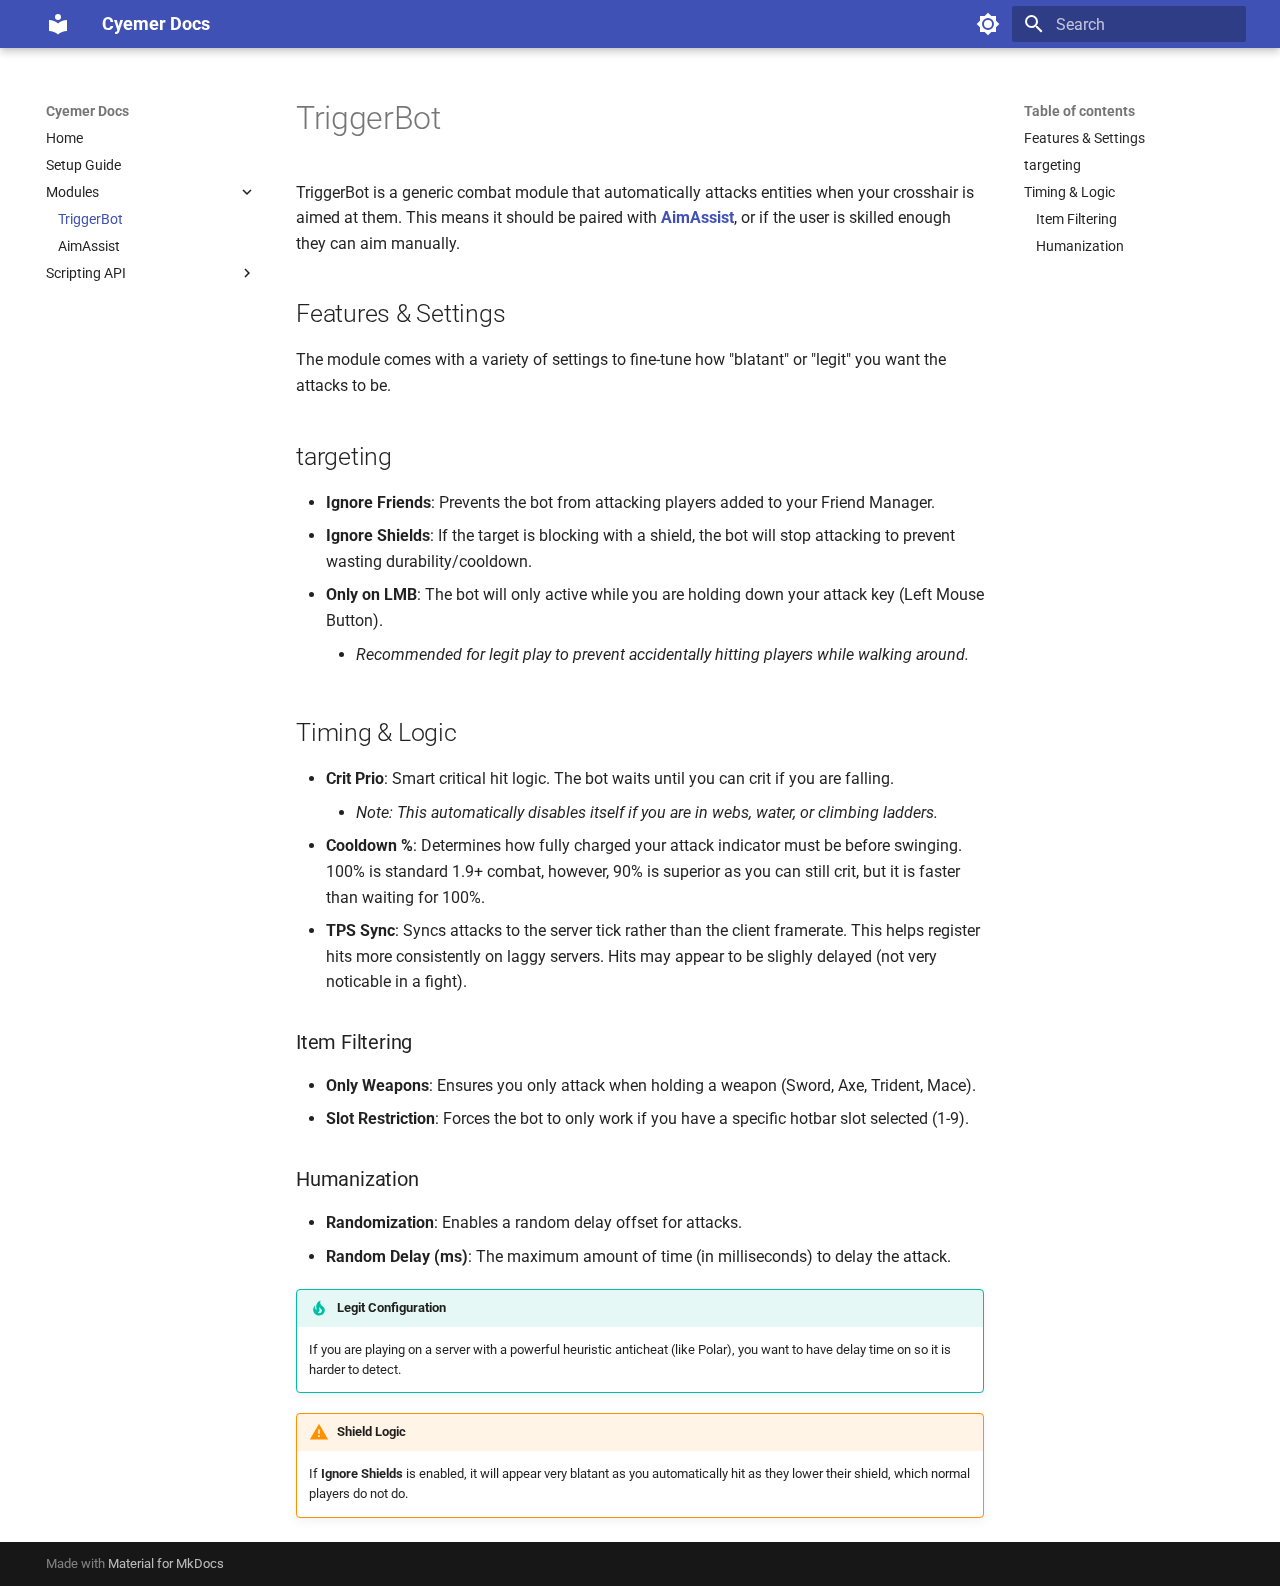
<file: docs_site/modules/triggerbot/index.html>
<!doctype html>
<html lang="en" class="no-js">
  <head>
    
      <meta charset="utf-8">
      <meta name="viewport" content="width=device-width,initial-scale=1">
      
      
      
      
        <link rel="prev" href="../../setup/">
      
      
      
        
      
      
      <link rel="icon" href="../../assets/images/favicon.png">
      <meta name="generator" content="mkdocs-1.6.1, mkdocs-material-9.7.4">
    
    
      
        <title>TriggerBot - Cyemer Docs</title>
      
    
    
      <link rel="stylesheet" href="../../assets/stylesheets/main.484c7ddc.min.css">
      
        
        <link rel="stylesheet" href="../../assets/stylesheets/palette.ab4e12ef.min.css">
      
      


    
    
      
    
    
      
        
        
        <link rel="preconnect" href="https://fonts.gstatic.com" crossorigin>
        <link rel="stylesheet" href="https://fonts.googleapis.com/css?family=Roboto:300,300i,400,400i,700,700i%7CRoboto+Mono:400,400i,700,700i&display=fallback">
        <style>:root{--md-text-font:"Roboto";--md-code-font:"Roboto Mono"}</style>
      
    
    
    <script>__md_scope=new URL("../..",location),__md_hash=e=>[...e].reduce(((e,_)=>(e<<5)-e+_.charCodeAt(0)),0),__md_get=(e,_=localStorage,t=__md_scope)=>JSON.parse(_.getItem(t.pathname+"."+e)),__md_set=(e,_,t=localStorage,a=__md_scope)=>{try{t.setItem(a.pathname+"."+e,JSON.stringify(_))}catch(e){}}</script>
    
      

    
    
  </head>
  
  
    
    
      
    
    
    
    
    <body dir="ltr" data-md-color-scheme="default" data-md-color-primary="indigo" data-md-color-accent="indigo">
  
    
    <input class="md-toggle" data-md-toggle="drawer" type="checkbox" id="__drawer" autocomplete="off">
    <input class="md-toggle" data-md-toggle="search" type="checkbox" id="__search" autocomplete="off">
    <label class="md-overlay" for="__drawer"></label>
    <div data-md-component="skip">
      
        
        <a href="#triggerbot" class="md-skip">
          Skip to content
        </a>
      
    </div>
    <div data-md-component="announce">
      
    </div>
    
    
      

  

<header class="md-header md-header--shadow" data-md-component="header">
  <nav class="md-header__inner md-grid" aria-label="Header">
    <a href="../.." title="Cyemer Docs" class="md-header__button md-logo" aria-label="Cyemer Docs" data-md-component="logo">
      
  
  <svg xmlns="http://www.w3.org/2000/svg" viewBox="0 0 24 24"><path d="M12 8a3 3 0 0 0 3-3 3 3 0 0 0-3-3 3 3 0 0 0-3 3 3 3 0 0 0 3 3m0 3.54C9.64 9.35 6.5 8 3 8v11c3.5 0 6.64 1.35 9 3.54 2.36-2.19 5.5-3.54 9-3.54V8c-3.5 0-6.64 1.35-9 3.54"/></svg>

    </a>
    <label class="md-header__button md-icon" for="__drawer">
      
      <svg xmlns="http://www.w3.org/2000/svg" viewBox="0 0 24 24"><path d="M3 6h18v2H3zm0 5h18v2H3zm0 5h18v2H3z"/></svg>
    </label>
    <div class="md-header__title" data-md-component="header-title">
      <div class="md-header__ellipsis">
        <div class="md-header__topic">
          <span class="md-ellipsis">
            Cyemer Docs
          </span>
        </div>
        <div class="md-header__topic" data-md-component="header-topic">
          <span class="md-ellipsis">
            
              TriggerBot
            
          </span>
        </div>
      </div>
    </div>
    
      
        <form class="md-header__option" data-md-component="palette">
  
    
    
    
    <input class="md-option" data-md-color-media="(prefers-color-scheme: light)" data-md-color-scheme="default" data-md-color-primary="indigo" data-md-color-accent="indigo"  aria-label="Switch to dark mode"  type="radio" name="__palette" id="__palette_0">
    
      <label class="md-header__button md-icon" title="Switch to dark mode" for="__palette_1" hidden>
        <svg xmlns="http://www.w3.org/2000/svg" viewBox="0 0 24 24"><path d="M12 8a4 4 0 0 0-4 4 4 4 0 0 0 4 4 4 4 0 0 0 4-4 4 4 0 0 0-4-4m0 10a6 6 0 0 1-6-6 6 6 0 0 1 6-6 6 6 0 0 1 6 6 6 6 0 0 1-6 6m8-9.31V4h-4.69L12 .69 8.69 4H4v4.69L.69 12 4 15.31V20h4.69L12 23.31 15.31 20H20v-4.69L23.31 12z"/></svg>
      </label>
    
  
    
    
    
    <input class="md-option" data-md-color-media="(prefers-color-scheme: dark)" data-md-color-scheme="slate" data-md-color-primary="indigo" data-md-color-accent="indigo"  aria-label="Switch to light mode"  type="radio" name="__palette" id="__palette_1">
    
      <label class="md-header__button md-icon" title="Switch to light mode" for="__palette_0" hidden>
        <svg xmlns="http://www.w3.org/2000/svg" viewBox="0 0 24 24"><path d="M12 18c-.89 0-1.74-.2-2.5-.55C11.56 16.5 13 14.42 13 12s-1.44-4.5-3.5-5.45C10.26 6.2 11.11 6 12 6a6 6 0 0 1 6 6 6 6 0 0 1-6 6m8-9.31V4h-4.69L12 .69 8.69 4H4v4.69L.69 12 4 15.31V20h4.69L12 23.31 15.31 20H20v-4.69L23.31 12z"/></svg>
      </label>
    
  
</form>
      
    
    
      <script>var palette=__md_get("__palette");if(palette&&palette.color){if("(prefers-color-scheme)"===palette.color.media){var media=matchMedia("(prefers-color-scheme: light)"),input=document.querySelector(media.matches?"[data-md-color-media='(prefers-color-scheme: light)']":"[data-md-color-media='(prefers-color-scheme: dark)']");palette.color.media=input.getAttribute("data-md-color-media"),palette.color.scheme=input.getAttribute("data-md-color-scheme"),palette.color.primary=input.getAttribute("data-md-color-primary"),palette.color.accent=input.getAttribute("data-md-color-accent")}for(var[key,value]of Object.entries(palette.color))document.body.setAttribute("data-md-color-"+key,value)}</script>
    
    
    
      
      
        <label class="md-header__button md-icon" for="__search">
          
          <svg xmlns="http://www.w3.org/2000/svg" viewBox="0 0 24 24"><path d="M9.5 3A6.5 6.5 0 0 1 16 9.5c0 1.61-.59 3.09-1.56 4.23l.27.27h.79l5 5-1.5 1.5-5-5v-.79l-.27-.27A6.52 6.52 0 0 1 9.5 16 6.5 6.5 0 0 1 3 9.5 6.5 6.5 0 0 1 9.5 3m0 2C7 5 5 7 5 9.5S7 14 9.5 14 14 12 14 9.5 12 5 9.5 5"/></svg>
        </label>
        <div class="md-search" data-md-component="search" role="dialog">
  <label class="md-search__overlay" for="__search"></label>
  <div class="md-search__inner" role="search">
    <form class="md-search__form" name="search">
      <input type="text" class="md-search__input" name="query" aria-label="Search" placeholder="Search" autocapitalize="off" autocorrect="off" autocomplete="off" spellcheck="false" data-md-component="search-query" required>
      <label class="md-search__icon md-icon" for="__search">
        
        <svg xmlns="http://www.w3.org/2000/svg" viewBox="0 0 24 24"><path d="M9.5 3A6.5 6.5 0 0 1 16 9.5c0 1.61-.59 3.09-1.56 4.23l.27.27h.79l5 5-1.5 1.5-5-5v-.79l-.27-.27A6.52 6.52 0 0 1 9.5 16 6.5 6.5 0 0 1 3 9.5 6.5 6.5 0 0 1 9.5 3m0 2C7 5 5 7 5 9.5S7 14 9.5 14 14 12 14 9.5 12 5 9.5 5"/></svg>
        
        <svg xmlns="http://www.w3.org/2000/svg" viewBox="0 0 24 24"><path d="M20 11v2H8l5.5 5.5-1.42 1.42L4.16 12l7.92-7.92L13.5 5.5 8 11z"/></svg>
      </label>
      <nav class="md-search__options" aria-label="Search">
        
        <button type="reset" class="md-search__icon md-icon" title="Clear" aria-label="Clear" tabindex="-1">
          
          <svg xmlns="http://www.w3.org/2000/svg" viewBox="0 0 24 24"><path d="M19 6.41 17.59 5 12 10.59 6.41 5 5 6.41 10.59 12 5 17.59 6.41 19 12 13.41 17.59 19 19 17.59 13.41 12z"/></svg>
        </button>
      </nav>
      
    </form>
    <div class="md-search__output">
      <div class="md-search__scrollwrap" tabindex="0" data-md-scrollfix>
        <div class="md-search-result" data-md-component="search-result">
          <div class="md-search-result__meta">
            Initializing search
          </div>
          <ol class="md-search-result__list" role="presentation"></ol>
        </div>
      </div>
    </div>
  </div>
</div>
      
    
    
  </nav>
  
</header>
    
    <div class="md-container" data-md-component="container">
      
      
        
          
        
      
      <main class="md-main" data-md-component="main">
        <div class="md-main__inner md-grid">
          
            
              
              <div class="md-sidebar md-sidebar--primary" data-md-component="sidebar" data-md-type="navigation" >
                <div class="md-sidebar__scrollwrap">
                  <div class="md-sidebar__inner">
                    



<nav class="md-nav md-nav--primary" aria-label="Navigation" data-md-level="0">
  <label class="md-nav__title" for="__drawer">
    <a href="../.." title="Cyemer Docs" class="md-nav__button md-logo" aria-label="Cyemer Docs" data-md-component="logo">
      
  
  <svg xmlns="http://www.w3.org/2000/svg" viewBox="0 0 24 24"><path d="M12 8a3 3 0 0 0 3-3 3 3 0 0 0-3-3 3 3 0 0 0-3 3 3 3 0 0 0 3 3m0 3.54C9.64 9.35 6.5 8 3 8v11c3.5 0 6.64 1.35 9 3.54 2.36-2.19 5.5-3.54 9-3.54V8c-3.5 0-6.64 1.35-9 3.54"/></svg>

    </a>
    Cyemer Docs
  </label>
  
  <ul class="md-nav__list" data-md-scrollfix>
    
      
      
  
  
  
  
    <li class="md-nav__item">
      <a href="../.." class="md-nav__link">
        
  
  
  <span class="md-ellipsis">
    
  
    Home
  

    
  </span>
  
  

      </a>
    </li>
  

    
      
      
  
  
  
  
    <li class="md-nav__item">
      <a href="../../setup/" class="md-nav__link">
        
  
  
  <span class="md-ellipsis">
    
  
    Setup Guide
  

    
  </span>
  
  

      </a>
    </li>
  

    
      
      
  
  
    
  
  
  
    
    
    
    
    
    <li class="md-nav__item md-nav__item--active md-nav__item--nested">
      
        
        
        <input class="md-nav__toggle md-toggle " type="checkbox" id="__nav_3" checked>
        
          
          <label class="md-nav__link" for="__nav_3" id="__nav_3_label" tabindex="0">
            
  
  
  <span class="md-ellipsis">
    
  
    Modules
  

    
  </span>
  
  

            <span class="md-nav__icon md-icon"></span>
          </label>
        
        <nav class="md-nav" data-md-level="1" aria-labelledby="__nav_3_label" aria-expanded="true">
          <label class="md-nav__title" for="__nav_3">
            <span class="md-nav__icon md-icon"></span>
            
  
    Modules
  

          </label>
          <ul class="md-nav__list" data-md-scrollfix>
            
              
                
  
  
    
  
  
  
    <li class="md-nav__item md-nav__item--active">
      
      <input class="md-nav__toggle md-toggle" type="checkbox" id="__toc">
      
      
        
      
      
        <label class="md-nav__link md-nav__link--active" for="__toc">
          
  
  
  <span class="md-ellipsis">
    
  
    TriggerBot
  

    
  </span>
  
  

          <span class="md-nav__icon md-icon"></span>
        </label>
      
      <a href="./" class="md-nav__link md-nav__link--active">
        
  
  
  <span class="md-ellipsis">
    
  
    TriggerBot
  

    
  </span>
  
  

      </a>
      
        

<nav class="md-nav md-nav--secondary" aria-label="Table of contents">
  
  
  
    
  
  
    <label class="md-nav__title" for="__toc">
      <span class="md-nav__icon md-icon"></span>
      Table of contents
    </label>
    <ul class="md-nav__list" data-md-component="toc" data-md-scrollfix>
      
        <li class="md-nav__item">
  <a href="#features-settings" class="md-nav__link">
    <span class="md-ellipsis">
      
        Features &amp; Settings
      
    </span>
  </a>
  
</li>
      
        <li class="md-nav__item">
  <a href="#targeting" class="md-nav__link">
    <span class="md-ellipsis">
      
        targeting
      
    </span>
  </a>
  
</li>
      
        <li class="md-nav__item">
  <a href="#timing-logic" class="md-nav__link">
    <span class="md-ellipsis">
      
        Timing &amp; Logic
      
    </span>
  </a>
  
    <nav class="md-nav" aria-label="Timing &amp; Logic">
      <ul class="md-nav__list">
        
          <li class="md-nav__item">
  <a href="#item-filtering" class="md-nav__link">
    <span class="md-ellipsis">
      
        Item Filtering
      
    </span>
  </a>
  
</li>
        
          <li class="md-nav__item">
  <a href="#humanization" class="md-nav__link">
    <span class="md-ellipsis">
      
        Humanization
      
    </span>
  </a>
  
</li>
        
      </ul>
    </nav>
  
</li>
      
    </ul>
  
</nav>
      
    </li>
  

              
            
              
                
  
  
  
  
    <li class="md-nav__item">
      <a href="../aimassist.md" class="md-nav__link">
        
  
  
  <span class="md-ellipsis">
    
  
    AimAssist
  

    
  </span>
  
  

      </a>
    </li>
  

              
            
          </ul>
        </nav>
      
    </li>
  

    
      
      
  
  
  
  
    
    
    
    
    
    <li class="md-nav__item md-nav__item--nested">
      
        
        
        <input class="md-nav__toggle md-toggle " type="checkbox" id="__nav_4" >
        
          
          <label class="md-nav__link" for="__nav_4" id="__nav_4_label" tabindex="0">
            
  
  
  <span class="md-ellipsis">
    
  
    Scripting API
  

    
  </span>
  
  

            <span class="md-nav__icon md-icon"></span>
          </label>
        
        <nav class="md-nav" data-md-level="1" aria-labelledby="__nav_4_label" aria-expanded="false">
          <label class="md-nav__title" for="__nav_4">
            <span class="md-nav__icon md-icon"></span>
            
  
    Scripting API
  

          </label>
          <ul class="md-nav__list" data-md-scrollfix>
            
              
                
  
  
  
  
    <li class="md-nav__item">
      <a href="../../thisdoesntexistyet.md" class="md-nav__link">
        
  
  
  <span class="md-ellipsis">
    
  
    doesntExist
  

    
  </span>
  
  

      </a>
    </li>
  

              
            
          </ul>
        </nav>
      
    </li>
  

    
  </ul>
</nav>
                  </div>
                </div>
              </div>
            
            
              
              <div class="md-sidebar md-sidebar--secondary" data-md-component="sidebar" data-md-type="toc" >
                <div class="md-sidebar__scrollwrap">
                  <div class="md-sidebar__inner">
                    

<nav class="md-nav md-nav--secondary" aria-label="Table of contents">
  
  
  
    
  
  
    <label class="md-nav__title" for="__toc">
      <span class="md-nav__icon md-icon"></span>
      Table of contents
    </label>
    <ul class="md-nav__list" data-md-component="toc" data-md-scrollfix>
      
        <li class="md-nav__item">
  <a href="#features-settings" class="md-nav__link">
    <span class="md-ellipsis">
      
        Features &amp; Settings
      
    </span>
  </a>
  
</li>
      
        <li class="md-nav__item">
  <a href="#targeting" class="md-nav__link">
    <span class="md-ellipsis">
      
        targeting
      
    </span>
  </a>
  
</li>
      
        <li class="md-nav__item">
  <a href="#timing-logic" class="md-nav__link">
    <span class="md-ellipsis">
      
        Timing &amp; Logic
      
    </span>
  </a>
  
    <nav class="md-nav" aria-label="Timing &amp; Logic">
      <ul class="md-nav__list">
        
          <li class="md-nav__item">
  <a href="#item-filtering" class="md-nav__link">
    <span class="md-ellipsis">
      
        Item Filtering
      
    </span>
  </a>
  
</li>
        
          <li class="md-nav__item">
  <a href="#humanization" class="md-nav__link">
    <span class="md-ellipsis">
      
        Humanization
      
    </span>
  </a>
  
</li>
        
      </ul>
    </nav>
  
</li>
      
    </ul>
  
</nav>
                  </div>
                </div>
              </div>
            
          
          
            <div class="md-content" data-md-component="content">
              
              <article class="md-content__inner md-typeset">
                
                  



<h1 id="triggerbot">TriggerBot</h1>
<p>TriggerBot is a generic combat module that automatically attacks entities when your crosshair is aimed at them. This means it should be paired with <a href="https://cyemer.github.io/docs_site/modules/aimassist.md"><strong>AimAssist</strong></a>, or if the user is skilled enough they can aim manually.</p>
<h2 id="features-settings">Features &amp; Settings</h2>
<p>The module comes with a variety of settings to fine-tune how "blatant" or "legit" you want the attacks to be.</p>
<h2 id="targeting">targeting</h2>
<ul>
<li><strong>Ignore Friends</strong>: Prevents the bot from attacking players added to your Friend Manager.</li>
<li><strong>Ignore Shields</strong>: If the target is blocking with a shield, the bot will stop attacking to prevent wasting durability/cooldown.</li>
<li><strong>Only on LMB</strong>: The bot will only active while you are holding down your attack key (Left Mouse Button).<ul>
<li><em>Recommended for legit play to prevent accidentally hitting players while walking around.</em></li>
</ul>
</li>
</ul>
<h2 id="timing-logic">Timing &amp; Logic</h2>
<ul>
<li><strong>Crit Prio</strong>: Smart critical hit logic. The bot waits until you can crit if you are falling.<ul>
<li><em>Note: This automatically disables itself if you are in webs, water, or climbing ladders.</em></li>
</ul>
</li>
<li><strong>Cooldown %</strong>: Determines how fully charged your attack indicator must be before swinging. 100% is standard 1.9+ combat, however, 90% is superior as you can still crit, but it is faster than waiting for 100%. </li>
<li><strong>TPS Sync</strong>: Syncs attacks to the server tick rather than the client framerate. This helps register hits more consistently on laggy servers. Hits may appear to be slighly delayed (not very noticable in a fight).</li>
</ul>
<h3 id="item-filtering">Item Filtering</h3>
<ul>
<li><strong>Only Weapons</strong>: Ensures you only attack when holding a weapon (Sword, Axe, Trident, Mace).</li>
<li><strong>Slot Restriction</strong>: Forces the bot to only work if you have a specific hotbar slot selected (1-9).</li>
</ul>
<h3 id="humanization">Humanization</h3>
<ul>
<li><strong>Randomization</strong>: Enables a random delay offset for attacks.</li>
<li><strong>Random Delay (ms)</strong>: The maximum amount of time (in milliseconds) to delay the attack.</li>
</ul>
<div class="admonition tip">
<p class="admonition-title">Legit Configuration</p>
<p>If you are playing on a server with a powerful heuristic anticheat (like Polar), you want to have delay time on so it is harder to detect.</p>
</div>
<div class="admonition warning">
<p class="admonition-title">Shield Logic</p>
<p>If <strong>Ignore Shields</strong> is enabled, it will appear very blatant as you automatically hit as they lower their shield, which normal players do not do.</p>
</div>












                
              </article>
            </div>
          
          
<script>var target=document.getElementById(location.hash.slice(1));target&&target.name&&(target.checked=target.name.startsWith("__tabbed_"))</script>
        </div>
        
      </main>
      
        <footer class="md-footer">
  
  <div class="md-footer-meta md-typeset">
    <div class="md-footer-meta__inner md-grid">
      <div class="md-copyright">
  
  
    Made with
    <a href="https://squidfunk.github.io/mkdocs-material/" target="_blank" rel="noopener">
      Material for MkDocs
    </a>
  
</div>
      
    </div>
  </div>
</footer>
      
    </div>
    <div class="md-dialog" data-md-component="dialog">
      <div class="md-dialog__inner md-typeset"></div>
    </div>
    
    
    
      
      
      <script id="__config" type="application/json">{"annotate": null, "base": "../..", "features": [], "search": "../../assets/javascripts/workers/search.2c215733.min.js", "tags": null, "translations": {"clipboard.copied": "Copied to clipboard", "clipboard.copy": "Copy to clipboard", "search.result.more.one": "1 more on this page", "search.result.more.other": "# more on this page", "search.result.none": "No matching documents", "search.result.one": "1 matching document", "search.result.other": "# matching documents", "search.result.placeholder": "Type to start searching", "search.result.term.missing": "Missing", "select.version": "Select version"}, "version": null}</script>
    
    
      <script src="../../assets/javascripts/bundle.79ae519e.min.js"></script>
      
    
  </body>
</html>
</file>
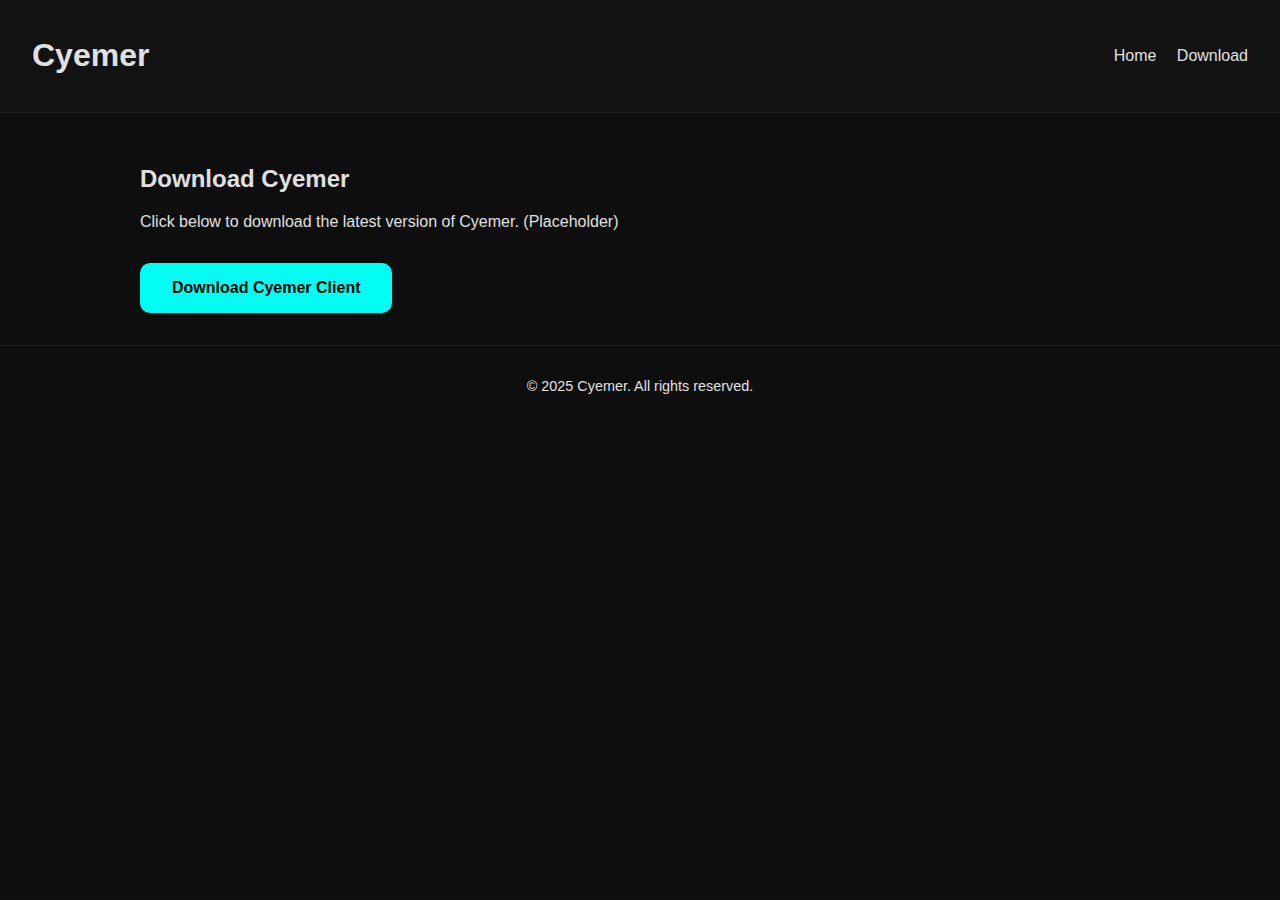
<file: download.html>
<!DOCTYPE html>
<html lang="en">
<head>
  <meta charset="UTF-8">
  <meta name="viewport" content="width=device-width, initial-scale=1.0">
  <title>Download Cyemer</title>
  <link rel="stylesheet" href="style.css">
</head>
<body>
  <header>
    <h1>Cyemer</h1>
    <nav>
      <a href="index.html">Home</a>
      <a href="download.html">Download</a>
    </nav>
  </header>

  <section>
    <h2>Download Cyemer</h2>
    <p>Click below to download the latest version of Cyemer. (Placeholder)</p>
    <a href="downloads/cyemer-client.zip" class="download-button" download>Download Cyemer Client</a>
  </section>

  <footer>
    &copy; 2025 Cyemer. All rights reserved.
  </footer>

  <script src="script.js"></script>
</body>
</html>
</file>
<file: style.css>
/* Shared styles for all pages */
body {
  margin: 0;
  font-family: 'Segoe UI', Tahoma, Geneva, Verdana, sans-serif;
  background-color: #0e0e0e;
  color: #e0e0e0;
}

header {
  background-color: #121212;
  padding: 1rem 2rem;
  display: flex;
  justify-content: space-between;
  align-items: center;
  border-bottom: 1px solid #1f1f1f;
}

nav a {
  color: #e0e0e0;
  text-decoration: none;
  margin-left: 1rem;
}

nav a:hover {
  color: #00fff2;
}

section {
  padding: 2rem;
  max-width: 1000px;
  margin: auto;
}

.download-button {
  display: inline-block;
  margin-top: 1rem;
  padding: 1rem 2rem;
  background-color: #00fff2;
  color: #000;
  border: none;
  border-radius: 10px;
  text-decoration: none;
  font-weight: bold;
}

footer {
  text-align: center;
  padding: 2rem;
  font-size: 0.9rem;
  border-top: 1px solid #1f1f1f;
}
</file>
<file: style-home.css>
/* Styles specific to index.html */

.feature, .testimonial, .screenshot {
  background-color: #1a1a1a;
  padding: 1rem;
  margin: 1rem 0;
  border-radius: 10px;
  border: 1px solid #2a2a2a;
}

.faq-item {
  margin-bottom: 1rem;
}

.faq-question {
  background-color: #1a1a1a;
  padding: 1rem;
  cursor: pointer;
  border-radius: 10px;
  border: 1px solid #2a2a2a;
  display: flex;
  justify-content: space-between;
  align-items: center;
}

.faq-question .arrow {
  margin-left: 1rem;
  transition: transform 0.3s ease;
}

.faq-question.open .arrow {
  transform: rotate(90deg);
}

.faq-answer {
  max-height: 0;
  overflow: hidden;
  transition: max-height 0.4s ease, padding 0.4s ease;
  background-color: #1e1e1e;
  border-radius: 10px;
  margin-top: 0.5rem;
  padding: 0 1rem;
  border: none;
}

.faq-answer.open {
  max-height: 200px;
  padding: 1rem;
}
</file>
<file: docs/assets/stylesheets/main.484c7ddc.min.css>
@charset "UTF-8";html{-webkit-text-size-adjust:none;-moz-text-size-adjust:none;text-size-adjust:none;box-sizing:border-box}*,:after,:before{box-sizing:inherit}@media (prefers-reduced-motion){*,:after,:before{transition:none!important}}body{margin:0}a,button,input,label{-webkit-tap-highlight-color:transparent}a{color:inherit;text-decoration:none}hr{border:0;box-sizing:initial;display:block;height:.05rem;overflow:visible;padding:0}small{font-size:80%}sub,sup{line-height:1em}img{border-style:none}table{border-collapse:initial;border-spacing:0}td,th{font-weight:400;vertical-align:top}button{background:#0000;border:0;font-family:inherit;font-size:inherit;margin:0;padding:0}input{border:0;outline:none}:root{--md-primary-fg-color:#4051b5;--md-primary-fg-color--light:#5d6cc0;--md-primary-fg-color--dark:#303fa1;--md-primary-bg-color:#fff;--md-primary-bg-color--light:#ffffffb3;--md-accent-fg-color:#526cfe;--md-accent-fg-color--transparent:#526cfe1a;--md-accent-bg-color:#fff;--md-accent-bg-color--light:#ffffffb3}[data-md-color-scheme=default]{color-scheme:light}[data-md-color-scheme=default] img[src$="#gh-dark-mode-only"],[data-md-color-scheme=default] img[src$="#only-dark"]{display:none}:root,[data-md-color-scheme=default]{--md-hue:225deg;--md-default-fg-color:#000000de;--md-default-fg-color--light:#0000008a;--md-default-fg-color--lighter:#00000052;--md-default-fg-color--lightest:#00000012;--md-default-bg-color:#fff;--md-default-bg-color--light:#ffffffb3;--md-default-bg-color--lighter:#ffffff4d;--md-default-bg-color--lightest:#ffffff1f;--md-code-fg-color:#36464e;--md-code-bg-color:#f5f5f5;--md-code-bg-color--light:#f5f5f5b3;--md-code-bg-color--lighter:#f5f5f54d;--md-code-hl-color:#4287ff;--md-code-hl-color--light:#4287ff1a;--md-code-hl-number-color:#d52a2a;--md-code-hl-special-color:#db1457;--md-code-hl-function-color:#a846b9;--md-code-hl-constant-color:#6e59d9;--md-code-hl-keyword-color:#3f6ec6;--md-code-hl-string-color:#1c7d4d;--md-code-hl-name-color:var(--md-code-fg-color);--md-code-hl-operator-color:var(--md-default-fg-color--light);--md-code-hl-punctuation-color:var(--md-default-fg-color--light);--md-code-hl-comment-color:var(--md-default-fg-color--light);--md-code-hl-generic-color:var(--md-default-fg-color--light);--md-code-hl-variable-color:var(--md-default-fg-color--light);--md-typeset-color:var(--md-default-fg-color);--md-typeset-a-color:var(--md-primary-fg-color);--md-typeset-del-color:#f5503d26;--md-typeset-ins-color:#0bd57026;--md-typeset-kbd-color:#fafafa;--md-typeset-kbd-accent-color:#fff;--md-typeset-kbd-border-color:#b8b8b8;--md-typeset-mark-color:#ffff0080;--md-typeset-table-color:#0000001f;--md-typeset-table-color--light:rgba(0,0,0,.035);--md-admonition-fg-color:var(--md-default-fg-color);--md-admonition-bg-color:var(--md-default-bg-color);--md-warning-fg-color:#000000de;--md-warning-bg-color:#ff9;--md-footer-fg-color:#fff;--md-footer-fg-color--light:#ffffffb3;--md-footer-fg-color--lighter:#ffffff73;--md-footer-bg-color:#000000de;--md-footer-bg-color--dark:#00000052;--md-shadow-z1:0 0.2rem 0.5rem #0000000d,0 0 0.05rem #0000001a;--md-shadow-z2:0 0.2rem 0.5rem #0000001a,0 0 0.05rem #00000040;--md-shadow-z3:0 0.2rem 0.5rem #0003,0 0 0.05rem #00000059}.md-icon svg{fill:currentcolor;display:block;height:1.2rem;width:1.2rem}body{-webkit-font-smoothing:antialiased;-moz-osx-font-smoothing:grayscale;--md-text-font-family:var(--md-text-font,_),-apple-system,BlinkMacSystemFont,Helvetica,Arial,sans-serif;--md-code-font-family:var(--md-code-font,_),SFMono-Regular,Consolas,Menlo,monospace}aside,body,input{font-feature-settings:"kern","liga";color:var(--md-typeset-color);font-family:var(--md-text-font-family)}code,kbd,pre{font-feature-settings:"kern";font-family:var(--md-code-font-family)}:root{--md-typeset-table-sort-icon:url('data:image/svg+xml;charset=utf-8,<svg xmlns="http://www.w3.org/2000/svg" viewBox="0 0 24 24"><path d="m18 21-4-4h3V7h-3l4-4 4 4h-3v10h3M2 19v-2h10v2M2 13v-2h7v2M2 7V5h4v2z"/></svg>');--md-typeset-table-sort-icon--asc:url('data:image/svg+xml;charset=utf-8,<svg xmlns="http://www.w3.org/2000/svg" viewBox="0 0 24 24"><path d="M19 17h3l-4 4-4-4h3V3h2M2 17h10v2H2M6 5v2H2V5m0 6h7v2H2z"/></svg>');--md-typeset-table-sort-icon--desc:url('data:image/svg+xml;charset=utf-8,<svg xmlns="http://www.w3.org/2000/svg" viewBox="0 0 24 24"><path d="M19 7h3l-4-4-4 4h3v14h2M2 17h10v2H2M6 5v2H2V5m0 6h7v2H2z"/></svg>')}.md-typeset{-webkit-print-color-adjust:exact;color-adjust:exact;font-size:.8rem;line-height:1.6;overflow-wrap:break-word}@media print{.md-typeset{font-size:.68rem}}.md-typeset blockquote,.md-typeset dl,.md-typeset figure,.md-typeset ol,.md-typeset pre,.md-typeset ul{margin-bottom:1em;margin-top:1em}.md-typeset h1{color:var(--md-default-fg-color--light);font-size:2em;line-height:1.3;margin:0 0 1.25em}.md-typeset h1,.md-typeset h2{font-weight:300;letter-spacing:-.01em}.md-typeset h2{font-size:1.5625em;line-height:1.4;margin:1.6em 0 .64em}.md-typeset h3{font-size:1.25em;font-weight:400;letter-spacing:-.01em;line-height:1.5;margin:1.6em 0 .8em}.md-typeset h2+h3{margin-top:.8em}.md-typeset h4{font-weight:700;letter-spacing:-.01em;margin:1em 0}.md-typeset h5,.md-typeset h6{color:var(--md-default-fg-color--light);font-size:.8em;font-weight:700;letter-spacing:-.01em;margin:1.25em 0}.md-typeset h5{text-transform:uppercase}.md-typeset h5 code{text-transform:none}.md-typeset hr{border-bottom:.05rem solid var(--md-default-fg-color--lightest);display:flow-root;margin:1.5em 0}.md-typeset a{color:var(--md-typeset-a-color);word-break:break-word}.md-typeset a,.md-typeset a:before{transition:color 125ms}.md-typeset a:focus,.md-typeset a:hover{color:var(--md-accent-fg-color)}.md-typeset a:focus code,.md-typeset a:hover code{background-color:var(--md-accent-fg-color--transparent);color:var(--md-accent-fg-color)}.md-typeset a code{color:var(--md-typeset-a-color)}.md-typeset a.focus-visible{outline-color:var(--md-accent-fg-color);outline-offset:.2rem}.md-typeset code,.md-typeset kbd,.md-typeset pre{color:var(--md-code-fg-color);direction:ltr;font-variant-ligatures:none;transition:background-color 125ms}@media print{.md-typeset code,.md-typeset kbd,.md-typeset pre{white-space:pre-wrap}}.md-typeset code{background-color:var(--md-code-bg-color);border-radius:.1rem;-webkit-box-decoration-break:clone;box-decoration-break:clone;font-size:.85em;padding:0 .2941176471em;transition:color 125ms,background-color 125ms;word-break:break-word}.md-typeset code:not(.focus-visible){-webkit-tap-highlight-color:transparent;outline:none}.md-typeset pre{display:flow-root;line-height:1.4;position:relative}.md-typeset pre>code{-webkit-box-decoration-break:slice;box-decoration-break:slice;box-shadow:none;display:block;margin:0;outline-color:var(--md-accent-fg-color);overflow:auto;padding:.7720588235em 1.1764705882em;scrollbar-color:var(--md-default-fg-color--lighter) #0000;scrollbar-width:thin;touch-action:auto;word-break:normal}.md-typeset pre>code:hover{scrollbar-color:var(--md-accent-fg-color) #0000}.md-typeset pre>code::-webkit-scrollbar{height:.2rem;width:.2rem}.md-typeset pre>code::-webkit-scrollbar-thumb{background-color:var(--md-default-fg-color--lighter)}.md-typeset pre>code::-webkit-scrollbar-thumb:hover{background-color:var(--md-accent-fg-color)}.md-typeset kbd{background-color:var(--md-typeset-kbd-color);border-radius:.1rem;box-shadow:0 .1rem 0 .05rem var(--md-typeset-kbd-border-color),0 .1rem 0 var(--md-typeset-kbd-border-color),0 -.1rem .2rem var(--md-typeset-kbd-accent-color) inset;color:var(--md-default-fg-color);display:inline-block;font-size:.75em;padding:0 .6666666667em;vertical-align:text-top;word-break:break-word}.md-typeset mark{background-color:var(--md-typeset-mark-color);-webkit-box-decoration-break:clone;box-decoration-break:clone;color:inherit;word-break:break-word}.md-typeset abbr{cursor:help;text-decoration:none}.md-typeset [data-preview],.md-typeset abbr{border-bottom:.05rem dotted var(--md-default-fg-color--light)}.md-typeset small{opacity:.75}[dir=ltr] .md-typeset sub,[dir=ltr] .md-typeset sup{margin-left:.078125em}[dir=rtl] .md-typeset sub,[dir=rtl] .md-typeset sup{margin-right:.078125em}[dir=ltr] .md-typeset blockquote{padding-left:.6rem}[dir=rtl] .md-typeset blockquote{padding-right:.6rem}[dir=ltr] .md-typeset blockquote{border-left:.2rem solid var(--md-default-fg-color--lighter)}[dir=rtl] .md-typeset blockquote{border-right:.2rem solid var(--md-default-fg-color--lighter)}.md-typeset blockquote{color:var(--md-default-fg-color--light);margin-left:0;margin-right:0}.md-typeset ul{list-style-type:disc}.md-typeset ul[type]{list-style-type:revert-layer}[dir=ltr] .md-typeset ol,[dir=ltr] .md-typeset ul{margin-left:.625em}[dir=rtl] .md-typeset ol,[dir=rtl] .md-typeset ul{margin-right:.625em}.md-typeset ol,.md-typeset ul{padding:0}.md-typeset ol:not([hidden]),.md-typeset ul:not([hidden]){display:flow-root}.md-typeset ol ol,.md-typeset ul ol{list-style-type:lower-alpha}.md-typeset ol ol ol,.md-typeset ul ol ol{list-style-type:lower-roman}.md-typeset ol ol ol ol,.md-typeset ul ol ol ol{list-style-type:upper-alpha}.md-typeset ol ol ol ol ol,.md-typeset ul ol ol ol ol{list-style-type:upper-roman}.md-typeset ol[type],.md-typeset ul[type]{list-style-type:revert-layer}[dir=ltr] .md-typeset ol li,[dir=ltr] .md-typeset ul li{margin-left:1.25em}[dir=rtl] .md-typeset ol li,[dir=rtl] .md-typeset ul li{margin-right:1.25em}.md-typeset ol li,.md-typeset ul li{margin-bottom:.5em}.md-typeset ol li blockquote,.md-typeset ol li p,.md-typeset ul li blockquote,.md-typeset ul li p{margin:.5em 0}.md-typeset ol li:last-child,.md-typeset ul li:last-child{margin-bottom:0}[dir=ltr] .md-typeset ol li ol,[dir=ltr] .md-typeset ol li ul,[dir=ltr] .md-typeset ul li ol,[dir=ltr] .md-typeset ul li ul{margin-left:.625em}[dir=rtl] .md-typeset ol li ol,[dir=rtl] .md-typeset ol li ul,[dir=rtl] .md-typeset ul li ol,[dir=rtl] .md-typeset ul li ul{margin-right:.625em}.md-typeset ol li ol,.md-typeset ol li ul,.md-typeset ul li ol,.md-typeset ul li ul{margin-bottom:.5em;margin-top:.5em}[dir=ltr] .md-typeset dd{margin-left:1.875em}[dir=rtl] .md-typeset dd{margin-right:1.875em}.md-typeset dd{margin-bottom:1.5em;margin-top:1em}.md-typeset img,.md-typeset svg,.md-typeset video{height:auto;max-width:100%}.md-typeset img[align=left]{margin:1em 1em 1em 0}.md-typeset img[align=right]{margin:1em 0 1em 1em}.md-typeset img[align]:only-child{margin-top:0}.md-typeset figure{display:flow-root;margin:1em auto;max-width:100%;text-align:center;width:fit-content}.md-typeset figure img{display:block;margin:0 auto}.md-typeset figcaption{font-style:italic;margin:1em auto;max-width:24rem}.md-typeset iframe{max-width:100%}.md-typeset table:not([class]){background-color:var(--md-default-bg-color);border:.05rem solid var(--md-typeset-table-color);border-radius:.1rem;display:inline-block;font-size:.64rem;max-width:100%;overflow:auto;touch-action:auto}@media print{.md-typeset table:not([class]){display:table}}.md-typeset table:not([class])+*{margin-top:1.5em}.md-typeset table:not([class]) td>:first-child,.md-typeset table:not([class]) th>:first-child{margin-top:0}.md-typeset table:not([class]) td>:last-child,.md-typeset table:not([class]) th>:last-child{margin-bottom:0}.md-typeset table:not([class]) td:not([align]),.md-typeset table:not([class]) th:not([align]){text-align:left}[dir=rtl] .md-typeset table:not([class]) td:not([align]),[dir=rtl] .md-typeset table:not([class]) th:not([align]){text-align:right}.md-typeset table:not([class]) th{font-weight:700;min-width:5rem;padding:.9375em 1.25em;vertical-align:top}.md-typeset table:not([class]) td{border-top:.05rem solid var(--md-typeset-table-color);padding:.9375em 1.25em;vertical-align:top}.md-typeset table:not([class]) tbody tr{transition:background-color 125ms}.md-typeset table:not([class]) tbody tr:hover{background-color:var(--md-typeset-table-color--light);box-shadow:0 .05rem 0 var(--md-default-bg-color) inset}.md-typeset table:not([class]) a{word-break:normal}.md-typeset table th[role=columnheader]{cursor:pointer}[dir=ltr] .md-typeset table th[role=columnheader]:after{margin-left:.5em}[dir=rtl] .md-typeset table th[role=columnheader]:after{margin-right:.5em}.md-typeset table th[role=columnheader]:after{content:"";display:inline-block;height:1.2em;-webkit-mask-image:var(--md-typeset-table-sort-icon);mask-image:var(--md-typeset-table-sort-icon);-webkit-mask-repeat:no-repeat;mask-repeat:no-repeat;-webkit-mask-size:contain;mask-size:contain;transition:background-color 125ms;vertical-align:text-bottom;width:1.2em}.md-typeset table th[role=columnheader]:hover:after{background-color:var(--md-default-fg-color--lighter)}.md-typeset table th[role=columnheader][aria-sort=ascending]:after{background-color:var(--md-default-fg-color--light);-webkit-mask-image:var(--md-typeset-table-sort-icon--asc);mask-image:var(--md-typeset-table-sort-icon--asc)}.md-typeset table th[role=columnheader][aria-sort=descending]:after{background-color:var(--md-default-fg-color--light);-webkit-mask-image:var(--md-typeset-table-sort-icon--desc);mask-image:var(--md-typeset-table-sort-icon--desc)}.md-typeset__scrollwrap{margin:1em -.8rem;overflow-x:auto;touch-action:auto}.md-typeset__table{display:inline-block;margin-bottom:.5em;padding:0 .8rem}@media print{.md-typeset__table{display:block}}html .md-typeset__table table{display:table;margin:0;overflow:hidden;width:100%}@media screen and (max-width:44.984375em){.md-content__inner>pre{margin:1em -.8rem}.md-content__inner>pre code{border-radius:0}}.md-typeset .md-author{border-radius:100%;display:block;flex-shrink:0;height:1.6rem;overflow:hidden;position:relative;transition:color 125ms,transform 125ms;width:1.6rem}.md-typeset .md-author img{display:block}.md-typeset .md-author--more{background:var(--md-default-fg-color--lightest);color:var(--md-default-fg-color--lighter);font-size:.6rem;font-weight:700;line-height:1.6rem;text-align:center}.md-typeset .md-author--long{height:2.4rem;width:2.4rem}.md-typeset a.md-author{transform:scale(1)}.md-typeset a.md-author img{border-radius:100%;filter:grayscale(100%) opacity(75%);transition:filter 125ms}.md-typeset a.md-author:focus,.md-typeset a.md-author:hover{transform:scale(1.1);z-index:1}.md-typeset a.md-author:focus img,.md-typeset a.md-author:hover img{filter:grayscale(0)}.md-banner{background-color:var(--md-footer-bg-color);color:var(--md-footer-fg-color);overflow:auto}@media print{.md-banner{display:none}}.md-banner--warning{background-color:var(--md-warning-bg-color);color:var(--md-warning-fg-color)}.md-banner__inner{font-size:.7rem;margin:.6rem auto;padding:0 .8rem}[dir=ltr] .md-banner__button{float:right}[dir=rtl] .md-banner__button{float:left}.md-banner__button{color:inherit;cursor:pointer;transition:opacity .25s}.no-js .md-banner__button{display:none}.md-banner__button:hover{opacity:.7}html{font-size:125%;height:100%;overflow-x:hidden}@media screen and (min-width:100em){html{font-size:137.5%}}@media screen and (min-width:125em){html{font-size:150%}}body{background-color:var(--md-default-bg-color);display:flex;flex-direction:column;font-size:.5rem;min-height:100%;position:relative;width:100%}@media print{body{display:block}}@media screen and (max-width:59.984375em){body[data-md-scrolllock]{position:fixed}}.md-grid{margin-left:auto;margin-right:auto;max-width:61rem}.md-container{display:flex;flex-direction:column;flex-grow:1}@media print{.md-container{display:block}}.md-main{flex-grow:1}.md-main__inner{display:flex;height:100%;margin-top:1.5rem}.md-ellipsis{overflow:hidden;text-overflow:ellipsis}.md-toggle{display:none}.md-option{height:0;opacity:0;position:absolute;width:0}.md-option:checked+label:not([hidden]){display:block}.md-option.focus-visible+label{outline-color:var(--md-accent-fg-color);outline-style:auto}.md-skip{background-color:var(--md-default-fg-color);border-radius:.1rem;color:var(--md-default-bg-color);font-size:.64rem;margin:.5rem;opacity:0;outline-color:var(--md-accent-fg-color);padding:.3rem .5rem;position:fixed;transform:translateY(.4rem);z-index:-1}.md-skip:focus{opacity:1;transform:translateY(0);transition:transform .25s cubic-bezier(.4,0,.2,1),opacity 175ms 75ms;z-index:10}@page{margin:25mm}:root{--md-clipboard-icon:url('data:image/svg+xml;charset=utf-8,<svg xmlns="http://www.w3.org/2000/svg" viewBox="0 0 24 24"><path d="M19 21H8V7h11m0-2H8a2 2 0 0 0-2 2v14a2 2 0 0 0 2 2h11a2 2 0 0 0 2-2V7a2 2 0 0 0-2-2m-3-4H4a2 2 0 0 0-2 2v14h2V3h12z"/></svg>')}.md-clipboard{border-radius:.1rem;color:var(--md-default-fg-color--lightest);cursor:pointer;height:1.5em;outline-color:var(--md-accent-fg-color);outline-offset:.1rem;transition:color .25s;width:1.5em;z-index:1}@media print{.md-clipboard{display:none}}.md-clipboard:not(.focus-visible){-webkit-tap-highlight-color:transparent;outline:none}:hover>.md-clipboard{color:var(--md-default-fg-color--light)}.md-clipboard:focus,.md-clipboard:hover{color:var(--md-accent-fg-color)}.md-clipboard:after{background-color:currentcolor;content:"";display:block;height:1.125em;margin:0 auto;-webkit-mask-image:var(--md-clipboard-icon);mask-image:var(--md-clipboard-icon);-webkit-mask-position:center;mask-position:center;-webkit-mask-repeat:no-repeat;mask-repeat:no-repeat;-webkit-mask-size:contain;mask-size:contain;width:1.125em}.md-clipboard--inline{cursor:pointer}.md-clipboard--inline code{transition:color .25s,background-color .25s}.md-clipboard--inline:focus code,.md-clipboard--inline:hover code{background-color:var(--md-accent-fg-color--transparent);color:var(--md-accent-fg-color)}:root{--md-code-select-icon:url('data:image/svg+xml;charset=utf-8,<svg xmlns="http://www.w3.org/2000/svg" viewBox="0 0 24 24"><path d="M19 19h-4v2h4c1.1 0 2-.9 2-2v-4h-2m0-12h-4v2h4v4h2V5c0-1.1-.9-2-2-2M5 5h4V3H5c-1.1 0-2 .9-2 2v4h2m0 6H3v4c0 1.1.9 2 2 2h4v-2H5zm2-4h2v2H7zm4 0h2v2h-2zm4 0h2v2h-2zM7 7h2v2H7zm4 0h2v2h-2zm4 0h2v2h-2zm-8 8h2v2H7zm4 0h2v2h-2zm4 0h2v2h-2z"/></svg>');--md-code-copy-icon:url('data:image/svg+xml;charset=utf-8,<svg xmlns="http://www.w3.org/2000/svg" viewBox="0 0 24 24"><path d="M19 21H8V7h11m0-2H8a2 2 0 0 0-2 2v14a2 2 0 0 0 2 2h11a2 2 0 0 0 2-2V7a2 2 0 0 0-2-2m-3-4H4a2 2 0 0 0-2 2v14h2V3h12z"/></svg>')}.md-typeset .md-code__content{display:grid}.md-code__nav{background-color:var(--md-code-bg-color--lighter);border-radius:.1rem;display:flex;gap:.2rem;padding:.2rem;position:absolute;right:.25em;top:.25em;transition:background-color .25s;z-index:1}:hover>.md-code__nav{background-color:var(--md-code-bg-color--light)}.md-code__button{color:var(--md-default-fg-color--lightest);cursor:pointer;display:block;height:1.5em;outline-color:var(--md-accent-fg-color);outline-offset:.1rem;transition:color .25s;width:1.5em}:hover>*>.md-code__button{color:var(--md-default-fg-color--light)}.md-code__button.focus-visible,.md-code__button:hover{color:var(--md-accent-fg-color)}.md-code__button--active{color:var(--md-default-fg-color)!important}.md-code__button:after{background-color:currentcolor;content:"";display:block;height:1.125em;margin:0 auto;-webkit-mask-position:center;mask-position:center;-webkit-mask-repeat:no-repeat;mask-repeat:no-repeat;-webkit-mask-size:contain;mask-size:contain;width:1.125em}.md-code__button[data-md-type=select]:after{-webkit-mask-image:var(--md-code-select-icon);mask-image:var(--md-code-select-icon)}.md-code__button[data-md-type=copy]:after{-webkit-mask-image:var(--md-code-copy-icon);mask-image:var(--md-code-copy-icon)}@keyframes consent{0%{opacity:0;transform:translateY(100%)}to{opacity:1;transform:translateY(0)}}@keyframes overlay{0%{opacity:0}to{opacity:1}}.md-consent__overlay{animation:overlay .25s both;-webkit-backdrop-filter:blur(.1rem);backdrop-filter:blur(.1rem);background-color:#0000008a;height:100%;opacity:1;position:fixed;top:0;width:100%;z-index:5}.md-consent__inner{animation:consent .5s cubic-bezier(.1,.7,.1,1) both;background-color:var(--md-default-bg-color);border:0;border-radius:.1rem;bottom:0;box-shadow:0 0 .2rem #0000001a,0 .2rem .4rem #0003;max-height:100%;overflow:auto;padding:0;position:fixed;width:100%;z-index:5}.md-consent__form{padding:.8rem}.md-consent__settings{display:none;margin:1em 0}input:checked+.md-consent__settings{display:block}.md-consent__controls{margin-bottom:.8rem}.md-typeset .md-consent__controls .md-button{display:inline}@media screen and (max-width:44.984375em){.md-typeset .md-consent__controls .md-button{display:block;margin-top:.4rem;text-align:center;width:100%}}.md-consent label{cursor:pointer}.md-content{flex-grow:1;min-width:0}.md-content__inner{margin:0 .8rem 1.2rem;padding-top:.6rem}@media screen and (min-width:76.25em){[dir=ltr] .md-sidebar--primary:not([hidden])~.md-content>.md-content__inner{margin-left:1.2rem}[dir=ltr] .md-sidebar--secondary:not([hidden])~.md-content>.md-content__inner,[dir=rtl] .md-sidebar--primary:not([hidden])~.md-content>.md-content__inner{margin-right:1.2rem}[dir=rtl] .md-sidebar--secondary:not([hidden])~.md-content>.md-content__inner{margin-left:1.2rem}}.md-content__inner:before{content:"";display:block;height:.4rem}.md-content__inner>:last-child{margin-bottom:0}[dir=ltr] .md-content__button{float:right}[dir=rtl] .md-content__button{float:left}[dir=ltr] .md-content__button{margin-left:.4rem}[dir=rtl] .md-content__button{margin-right:.4rem}.md-content__button{margin:.4rem 0;padding:0}@media print{.md-content__button{display:none}}.md-typeset .md-content__button{color:var(--md-default-fg-color--lighter)}.md-content__button svg{display:inline;vertical-align:top}[dir=rtl] .md-content__button svg{transform:scaleX(-1)}[dir=ltr] .md-dialog{right:.8rem}[dir=rtl] .md-dialog{left:.8rem}.md-dialog{background-color:var(--md-default-fg-color);border-radius:.1rem;bottom:.8rem;box-shadow:var(--md-shadow-z3);min-width:11.1rem;opacity:0;padding:.4rem .6rem;pointer-events:none;position:fixed;transform:translateY(100%);transition:transform 0ms .4s,opacity .4s;z-index:4}@media print{.md-dialog{display:none}}.md-dialog--active{opacity:1;pointer-events:auto;transform:translateY(0);transition:transform .4s cubic-bezier(.075,.85,.175,1),opacity .4s}.md-dialog__inner{color:var(--md-default-bg-color);font-size:.7rem}.md-feedback{margin:2em 0 1em;text-align:center}.md-feedback fieldset{border:none;margin:0;padding:0}.md-feedback__title{font-weight:700;margin:1em auto}.md-feedback__inner{position:relative}.md-feedback__list{display:flex;flex-wrap:wrap;place-content:baseline center;position:relative}.md-feedback__list:hover .md-icon:not(:disabled){color:var(--md-default-fg-color--lighter)}:disabled .md-feedback__list{min-height:1.8rem}.md-feedback__icon{color:var(--md-default-fg-color--light);cursor:pointer;flex-shrink:0;margin:0 .1rem;transition:color 125ms}.md-feedback__icon:not(:disabled).md-icon:hover{color:var(--md-accent-fg-color)}.md-feedback__icon:disabled{color:var(--md-default-fg-color--lightest);pointer-events:none}.md-feedback__note{opacity:0;position:relative;transform:translateY(.4rem);transition:transform .4s cubic-bezier(.1,.7,.1,1),opacity .15s}.md-feedback__note>*{margin:0 auto;max-width:16rem}:disabled .md-feedback__note{opacity:1;transform:translateY(0)}@media print{.md-feedback{display:none}}.md-footer{background-color:var(--md-footer-bg-color);color:var(--md-footer-fg-color)}@media print{.md-footer{display:none}}.md-footer__inner{justify-content:space-between;overflow:auto;padding:.2rem}.md-footer__inner:not([hidden]){display:flex}.md-footer__link{align-items:end;display:flex;flex-grow:0.01;margin-bottom:.4rem;margin-top:1rem;max-width:100%;outline-color:var(--md-accent-fg-color);overflow:hidden;transition:opacity .25s}.md-footer__link:focus,.md-footer__link:hover{opacity:.7}[dir=rtl] .md-footer__link svg{transform:scaleX(-1)}@media screen and (max-width:44.984375em){.md-footer__link--prev{flex-shrink:0}.md-footer__link--prev .md-footer__title{display:none}}[dir=ltr] .md-footer__link--next{margin-left:auto}[dir=rtl] .md-footer__link--next{margin-right:auto}.md-footer__link--next{text-align:right}[dir=rtl] .md-footer__link--next{text-align:left}.md-footer__title{flex-grow:1;font-size:.9rem;margin-bottom:.7rem;max-width:calc(100% - 2.4rem);padding:0 1rem;white-space:nowrap}.md-footer__button{margin:.2rem;padding:.4rem}.md-footer__direction{font-size:.64rem;opacity:.7}.md-footer-meta{background-color:var(--md-footer-bg-color--dark)}.md-footer-meta__inner{display:flex;flex-wrap:wrap;justify-content:space-between;padding:.2rem}html .md-footer-meta.md-typeset a{color:var(--md-footer-fg-color--light)}html .md-footer-meta.md-typeset a:focus,html .md-footer-meta.md-typeset a:hover{color:var(--md-footer-fg-color)}.md-copyright{color:var(--md-footer-fg-color--lighter);font-size:.64rem;margin:auto .6rem;padding:.4rem 0;width:100%}@media screen and (min-width:45em){.md-copyright{width:auto}}.md-copyright__highlight{color:var(--md-footer-fg-color--light)}.md-social{display:inline-flex;gap:.2rem;margin:0 .4rem;padding:.2rem 0 .6rem}@media screen and (min-width:45em){.md-social{padding:.6rem 0}}.md-social__link{display:inline-block;height:1.6rem;text-align:center;width:1.6rem}.md-social__link:before{line-height:1.9}.md-social__link svg{fill:currentcolor;max-height:.8rem;vertical-align:-25%}.md-typeset .md-button{border:.1rem solid;border-radius:.1rem;color:var(--md-primary-fg-color);cursor:pointer;display:inline-block;font-weight:700;padding:.625em 2em;transition:color 125ms,background-color 125ms,border-color 125ms}.md-typeset .md-button--primary{background-color:var(--md-primary-fg-color);border-color:var(--md-primary-fg-color);color:var(--md-primary-bg-color)}.md-typeset .md-button:focus,.md-typeset .md-button:hover{background-color:var(--md-accent-fg-color);border-color:var(--md-accent-fg-color);color:var(--md-accent-bg-color)}[dir=ltr] .md-typeset .md-input{border-top-left-radius:.1rem}[dir=ltr] .md-typeset .md-input,[dir=rtl] .md-typeset .md-input{border-top-right-radius:.1rem}[dir=rtl] .md-typeset .md-input{border-top-left-radius:.1rem}.md-typeset .md-input{border-bottom:.1rem solid var(--md-default-fg-color--lighter);box-shadow:var(--md-shadow-z1);font-size:.8rem;height:1.8rem;padding:0 .6rem;transition:border .25s,box-shadow .25s}.md-typeset .md-input:focus,.md-typeset .md-input:hover{border-bottom-color:var(--md-accent-fg-color);box-shadow:var(--md-shadow-z2)}.md-typeset .md-input--stretch{width:100%}.md-header{background-color:var(--md-primary-fg-color);box-shadow:0 0 .2rem #0000,0 .2rem .4rem #0000;color:var(--md-primary-bg-color);display:block;left:0;position:sticky;right:0;top:0;z-index:4}@media print{.md-header{display:none}}.md-header[hidden]{transform:translateY(-100%);transition:transform .25s cubic-bezier(.8,0,.6,1),box-shadow .25s}.md-header--shadow{box-shadow:0 0 .2rem #0000001a,0 .2rem .4rem #0003;transition:transform .25s cubic-bezier(.1,.7,.1,1),box-shadow .25s}.md-header__inner{align-items:center;display:flex;padding:0 .2rem}.md-header__button{color:currentcolor;cursor:pointer;margin:.2rem;outline-color:var(--md-accent-fg-color);padding:.4rem;position:relative;transition:opacity .25s;vertical-align:middle;z-index:1}.md-header__button:hover{opacity:.7}.md-header__button:not([hidden]){display:inline-block}.md-header__button:not(.focus-visible){-webkit-tap-highlight-color:transparent;outline:none}.md-header__button.md-logo{margin:.2rem;padding:.4rem}@media screen and (max-width:76.234375em){.md-header__button.md-logo{display:none}}.md-header__button.md-logo img,.md-header__button.md-logo svg{fill:currentcolor;display:block;height:1.2rem;width:auto}@media screen and (min-width:60em){.md-header__button[for=__search]{display:none}}.no-js .md-header__button[for=__search]{display:none}[dir=rtl] .md-header__button[for=__search] svg{transform:scaleX(-1)}@media screen and (min-width:76.25em){.md-header__button[for=__drawer]{display:none}}.md-header__topic{display:flex;max-width:100%;position:absolute;transition:transform .4s cubic-bezier(.1,.7,.1,1),opacity .15s;white-space:nowrap}.md-header__topic+.md-header__topic{opacity:0;pointer-events:none;transform:translateX(1.25rem);transition:transform .4s cubic-bezier(1,.7,.1,.1),opacity .15s;z-index:-1}[dir=rtl] .md-header__topic+.md-header__topic{transform:translateX(-1.25rem)}.md-header__topic:first-child{font-weight:700}[dir=ltr] .md-header__title{margin-left:1rem;margin-right:.4rem}[dir=rtl] .md-header__title{margin-left:.4rem;margin-right:1rem}.md-header__title{flex-grow:1;font-size:.9rem;height:2.4rem;line-height:2.4rem}.md-header__title--active .md-header__topic{opacity:0;pointer-events:none;transform:translateX(-1.25rem);transition:transform .4s cubic-bezier(1,.7,.1,.1),opacity .15s;z-index:-1}[dir=rtl] .md-header__title--active .md-header__topic{transform:translateX(1.25rem)}.md-header__title--active .md-header__topic+.md-header__topic{opacity:1;pointer-events:auto;transform:translateX(0);transition:transform .4s cubic-bezier(.1,.7,.1,1),opacity .15s;z-index:0}.md-header__title>.md-header__ellipsis{height:100%;position:relative;width:100%}.md-header__option{display:flex;flex-shrink:0;max-width:100%;transition:max-width 0ms .25s,opacity .25s .25s;white-space:nowrap}[data-md-toggle=search]:checked~.md-header .md-header__option{max-width:0;opacity:0;transition:max-width 0ms,opacity 0ms}.md-header__option>input{bottom:0}.md-header__source{display:none}@media screen and (min-width:60em){[dir=ltr] .md-header__source{margin-left:1rem}[dir=rtl] .md-header__source{margin-right:1rem}.md-header__source{display:block;max-width:11.7rem;width:11.7rem}}@media screen and (min-width:76.25em){[dir=ltr] .md-header__source{margin-left:1.4rem}[dir=rtl] .md-header__source{margin-right:1.4rem}}.md-meta{color:var(--md-default-fg-color--light);font-size:.7rem;line-height:1.3}.md-meta__list{display:inline-flex;flex-wrap:wrap;list-style:none;margin:0;padding:0}.md-meta__item:not(:last-child):after{content:"·";margin-left:.2rem;margin-right:.2rem}.md-meta__link{color:var(--md-typeset-a-color)}.md-meta__link:focus,.md-meta__link:hover{color:var(--md-accent-fg-color)}.md-draft{background-color:#ff1744;border-radius:.125em;color:#fff;display:inline-block;font-weight:700;padding-left:.5714285714em;padding-right:.5714285714em}:root{--md-nav-icon--prev:url('data:image/svg+xml;charset=utf-8,<svg xmlns="http://www.w3.org/2000/svg" viewBox="0 0 24 24"><path d="M20 11v2H8l5.5 5.5-1.42 1.42L4.16 12l7.92-7.92L13.5 5.5 8 11z"/></svg>');--md-nav-icon--next:url('data:image/svg+xml;charset=utf-8,<svg xmlns="http://www.w3.org/2000/svg" viewBox="0 0 24 24"><path d="M8.59 16.58 13.17 12 8.59 7.41 10 6l6 6-6 6z"/></svg>');--md-toc-icon:url('data:image/svg+xml;charset=utf-8,<svg xmlns="http://www.w3.org/2000/svg" viewBox="0 0 24 24"><path d="M3 9h14V7H3zm0 4h14v-2H3zm0 4h14v-2H3zm16 0h2v-2h-2zm0-10v2h2V7zm0 6h2v-2h-2z"/></svg>')}.md-nav{font-size:.7rem;line-height:1.3}.md-nav__title{color:var(--md-default-fg-color--light);display:block;font-weight:700;overflow:hidden;padding:0 .6rem;text-overflow:ellipsis}.md-nav__title .md-nav__button{display:none}.md-nav__title .md-nav__button img{height:100%;width:auto}.md-nav__title .md-nav__button.md-logo img,.md-nav__title .md-nav__button.md-logo svg{fill:currentcolor;display:block;height:2.4rem;max-width:100%;object-fit:contain;width:auto}.md-nav__list{list-style:none;margin:0;padding:0}.md-nav__link{align-items:flex-start;display:flex;gap:.4rem;margin-top:.625em;scroll-snap-align:start;transition:color 125ms}.md-nav__link--passed,.md-nav__link--passed code{color:var(--md-default-fg-color--light)}.md-nav__item .md-nav__link--active,.md-nav__item .md-nav__link--active code{color:var(--md-typeset-a-color)}.md-nav__link .md-ellipsis{position:relative}.md-nav__link .md-ellipsis code{word-break:normal}[dir=ltr] .md-nav__link .md-icon:last-child{margin-left:auto}[dir=rtl] .md-nav__link .md-icon:last-child{margin-right:auto}.md-nav__link .md-typeset{font-size:.7rem;line-height:1.3}.md-nav__link svg{fill:currentcolor;flex-shrink:0;height:1.3em;position:relative}.md-nav__link[for]:focus,.md-nav__link[for]:hover,.md-nav__link[href]:focus,.md-nav__link[href]:hover{color:var(--md-accent-fg-color);cursor:pointer}.md-nav__link[for]:focus code,.md-nav__link[for]:hover code,.md-nav__link[href]:focus code,.md-nav__link[href]:hover code{background-color:var(--md-accent-fg-color--transparent);color:var(--md-accent-fg-color)}.md-nav__link.focus-visible{outline-color:var(--md-accent-fg-color);outline-offset:.2rem}.md-nav--primary .md-nav__link[for=__toc]{display:none}.md-nav--primary .md-nav__link[for=__toc] .md-icon:after{background-color:currentcolor;display:block;height:100%;-webkit-mask-image:var(--md-toc-icon);mask-image:var(--md-toc-icon);width:100%}.md-nav--primary .md-nav__link[for=__toc]~.md-nav{display:none}.md-nav__container>.md-nav__link{margin-top:0}.md-nav__container>.md-nav__link:first-child{flex-grow:1;min-width:0}.md-nav__icon{flex-shrink:0}.md-nav__source{display:none}@media screen and (max-width:76.234375em){.md-nav--primary,.md-nav--primary .md-nav{background-color:var(--md-default-bg-color);display:flex;flex-direction:column;height:100%;left:0;position:absolute;right:0;top:0;z-index:1}.md-nav--primary .md-nav__item,.md-nav--primary .md-nav__title{font-size:.8rem;line-height:1.5}.md-nav--primary .md-nav__title{background-color:var(--md-default-fg-color--lightest);color:var(--md-default-fg-color--light);cursor:pointer;height:5.6rem;line-height:2.4rem;padding:3rem .8rem .2rem;position:relative;white-space:nowrap}[dir=ltr] .md-nav--primary .md-nav__title .md-nav__icon{left:.4rem}[dir=rtl] .md-nav--primary .md-nav__title .md-nav__icon{right:.4rem}.md-nav--primary .md-nav__title .md-nav__icon{display:block;height:1.2rem;margin:.2rem;position:absolute;top:.4rem;width:1.2rem}.md-nav--primary .md-nav__title .md-nav__icon:after{background-color:currentcolor;content:"";display:block;height:100%;-webkit-mask-image:var(--md-nav-icon--prev);mask-image:var(--md-nav-icon--prev);-webkit-mask-position:center;mask-position:center;-webkit-mask-repeat:no-repeat;mask-repeat:no-repeat;-webkit-mask-size:contain;mask-size:contain;width:100%}.md-nav--primary .md-nav__title~.md-nav__list{background-color:var(--md-default-bg-color);box-shadow:0 .05rem 0 var(--md-default-fg-color--lightest) inset;overflow-y:auto;scroll-snap-type:y mandatory;touch-action:pan-y}.md-nav--primary .md-nav__title~.md-nav__list>:first-child{border-top:0}.md-nav--primary .md-nav__title[for=__drawer]{background-color:var(--md-primary-fg-color);color:var(--md-primary-bg-color);font-weight:700}.md-nav--primary .md-nav__title .md-logo{display:block;left:.2rem;margin:.2rem;padding:.4rem;position:absolute;right:.2rem;top:.2rem}.md-nav--primary .md-nav__list{flex:1}.md-nav--primary .md-nav__item{border-top:.05rem solid var(--md-default-fg-color--lightest)}.md-nav--primary .md-nav__item--active>.md-nav__link{color:var(--md-typeset-a-color)}.md-nav--primary .md-nav__item--active>.md-nav__link:focus,.md-nav--primary .md-nav__item--active>.md-nav__link:hover{color:var(--md-accent-fg-color)}.md-nav--primary .md-nav__link{margin-top:0;padding:.6rem .8rem}.md-nav--primary .md-nav__link svg{margin-top:.1em}.md-nav--primary .md-nav__link>.md-nav__link{padding:0}[dir=ltr] .md-nav--primary .md-nav__link .md-nav__icon{margin-right:-.2rem}[dir=rtl] .md-nav--primary .md-nav__link .md-nav__icon{margin-left:-.2rem}.md-nav--primary .md-nav__link .md-nav__icon{font-size:1.2rem;height:1.2rem;width:1.2rem}.md-nav--primary .md-nav__link .md-nav__icon:after{background-color:currentcolor;content:"";display:block;height:100%;-webkit-mask-image:var(--md-nav-icon--next);mask-image:var(--md-nav-icon--next);-webkit-mask-position:center;mask-position:center;-webkit-mask-repeat:no-repeat;mask-repeat:no-repeat;-webkit-mask-size:contain;mask-size:contain;width:100%}[dir=rtl] .md-nav--primary .md-nav__icon:after{transform:scale(-1)}.md-nav--primary .md-nav--secondary .md-nav{background-color:initial;position:static}[dir=ltr] .md-nav--primary .md-nav--secondary .md-nav .md-nav__link{padding-left:1.4rem}[dir=rtl] .md-nav--primary .md-nav--secondary .md-nav .md-nav__link{padding-right:1.4rem}[dir=ltr] .md-nav--primary .md-nav--secondary .md-nav .md-nav .md-nav__link{padding-left:2rem}[dir=rtl] .md-nav--primary .md-nav--secondary .md-nav .md-nav .md-nav__link{padding-right:2rem}[dir=ltr] .md-nav--primary .md-nav--secondary .md-nav .md-nav .md-nav .md-nav__link{padding-left:2.6rem}[dir=rtl] .md-nav--primary .md-nav--secondary .md-nav .md-nav .md-nav .md-nav__link{padding-right:2.6rem}[dir=ltr] .md-nav--primary .md-nav--secondary .md-nav .md-nav .md-nav .md-nav .md-nav__link{padding-left:3.2rem}[dir=rtl] .md-nav--primary .md-nav--secondary .md-nav .md-nav .md-nav .md-nav .md-nav__link{padding-right:3.2rem}.md-nav--secondary{background-color:initial}.md-nav__toggle~.md-nav{display:flex;opacity:0;transform:translateX(100%);transition:transform .25s cubic-bezier(.8,0,.6,1),opacity 125ms 50ms}[dir=rtl] .md-nav__toggle~.md-nav{transform:translateX(-100%)}.md-nav__toggle:checked~.md-nav{opacity:1;transform:translateX(0);transition:transform .25s cubic-bezier(.4,0,.2,1),opacity 125ms 125ms}.md-nav__toggle:checked~.md-nav>.md-nav__list{backface-visibility:hidden}}@media screen and (max-width:59.984375em){.md-nav--primary .md-nav__link[for=__toc]{display:flex}.md-nav--primary .md-nav__link[for=__toc] .md-icon:after{content:""}.md-nav--primary .md-nav__link[for=__toc]+.md-nav__link{display:none}.md-nav--primary .md-nav__link[for=__toc]~.md-nav{display:flex}.md-nav__source{background-color:var(--md-primary-fg-color--dark);color:var(--md-primary-bg-color);display:block;padding:0 .2rem}}@media screen and (min-width:60em) and (max-width:76.234375em){.md-nav--integrated .md-nav__link[for=__toc]{display:flex}.md-nav--integrated .md-nav__link[for=__toc] .md-icon:after{content:""}.md-nav--integrated .md-nav__link[for=__toc]+.md-nav__link{display:none}.md-nav--integrated .md-nav__link[for=__toc]~.md-nav{display:flex}}@media screen and (min-width:60em){.md-nav{margin-bottom:-.4rem}.md-nav--secondary .md-nav__title{background:var(--md-default-bg-color);box-shadow:0 0 .4rem .4rem var(--md-default-bg-color);position:sticky;top:0;z-index:1}.md-nav--secondary .md-nav__title[for=__toc]{scroll-snap-align:start}.md-nav--secondary .md-nav__title .md-nav__icon{display:none}[dir=ltr] .md-nav--secondary .md-nav__list{padding-left:.6rem}[dir=rtl] .md-nav--secondary .md-nav__list{padding-right:.6rem}.md-nav--secondary .md-nav__list{padding-bottom:.4rem}[dir=ltr] .md-nav--secondary .md-nav__item>.md-nav__link{margin-right:.4rem}[dir=rtl] .md-nav--secondary .md-nav__item>.md-nav__link{margin-left:.4rem}}@media screen and (min-width:76.25em){.md-nav{margin-bottom:-.4rem;transition:max-height .25s cubic-bezier(.86,0,.07,1)}.md-nav--primary .md-nav__title{background:var(--md-default-bg-color);box-shadow:0 0 .4rem .4rem var(--md-default-bg-color);position:sticky;top:0;z-index:1}.md-nav--primary .md-nav__title[for=__drawer]{scroll-snap-align:start}.md-nav--primary .md-nav__title .md-nav__icon{display:none}[dir=ltr] .md-nav--primary .md-nav__list{padding-left:.6rem}[dir=rtl] .md-nav--primary .md-nav__list{padding-right:.6rem}.md-nav--primary .md-nav__list{padding-bottom:.4rem}[dir=ltr] .md-nav--primary .md-nav__item>.md-nav__link{margin-right:.4rem}[dir=rtl] .md-nav--primary .md-nav__item>.md-nav__link{margin-left:.4rem}.md-nav__toggle~.md-nav{display:grid;grid-template-rows:minmax(.4rem,0fr);opacity:0;transition:grid-template-rows .25s cubic-bezier(.86,0,.07,1),opacity .25s,visibility 0ms .25s;visibility:collapse}.md-nav__toggle~.md-nav>.md-nav__list{overflow:hidden}.md-nav__toggle.md-toggle--indeterminate~.md-nav,.md-nav__toggle:checked~.md-nav{grid-template-rows:minmax(.4rem,1fr);opacity:1;transition:grid-template-rows .25s cubic-bezier(.86,0,.07,1),opacity .15s .1s,visibility 0ms;visibility:visible}.md-nav__toggle.md-toggle--indeterminate~.md-nav{transition:none}.md-nav__item--nested>.md-nav>.md-nav__title{display:none}.md-nav__item--section{display:block;margin:1.25em 0}.md-nav__item--section:last-child{margin-bottom:0}.md-nav__item--section>.md-nav__link{font-weight:700}.md-nav__item--section>.md-nav__link[for]{color:var(--md-default-fg-color--light)}.md-nav__item--section>.md-nav__link:not(.md-nav__container){pointer-events:none}.md-nav__item--section>.md-nav__link .md-icon,.md-nav__item--section>.md-nav__link>[for]{display:none}[dir=ltr] .md-nav__item--section>.md-nav{margin-left:-.6rem}[dir=rtl] .md-nav__item--section>.md-nav{margin-right:-.6rem}.md-nav__item--section>.md-nav{display:block;opacity:1;visibility:visible}.md-nav__item--section>.md-nav>.md-nav__list>.md-nav__item{padding:0}.md-nav__icon{border-radius:100%;height:.9rem;transition:background-color .25s;width:.9rem}.md-nav__icon:hover{background-color:var(--md-accent-fg-color--transparent)}.md-nav__icon:after{background-color:currentcolor;border-radius:100%;content:"";display:inline-block;height:100%;-webkit-mask-image:var(--md-nav-icon--next);mask-image:var(--md-nav-icon--next);-webkit-mask-position:center;mask-position:center;-webkit-mask-repeat:no-repeat;mask-repeat:no-repeat;-webkit-mask-size:contain;mask-size:contain;transition:transform .25s;vertical-align:-.1rem;width:100%}[dir=rtl] .md-nav__icon:after{transform:rotate(180deg)}.md-nav__item--nested .md-nav__toggle:checked~.md-nav__link .md-nav__icon:after,.md-nav__item--nested .md-toggle--indeterminate~.md-nav__link .md-nav__icon:after{transform:rotate(90deg)}.md-nav--lifted>.md-nav__list>.md-nav__item,.md-nav--lifted>.md-nav__title{display:none}.md-nav--lifted>.md-nav__list>.md-nav__item--active{display:block}.md-nav--lifted>.md-nav__list>.md-nav__item--active>.md-nav__link{background:var(--md-default-bg-color);box-shadow:0 0 .4rem .4rem var(--md-default-bg-color);margin-top:0;position:sticky;top:0;z-index:1}.md-nav--lifted>.md-nav__list>.md-nav__item--active>.md-nav__link:not(.md-nav__container){pointer-events:none}.md-nav--lifted>.md-nav__list>.md-nav__item--active.md-nav__item--section{margin:0}[dir=ltr] .md-nav--lifted>.md-nav__list>.md-nav__item>.md-nav:not(.md-nav--secondary){margin-left:-.6rem}[dir=rtl] .md-nav--lifted>.md-nav__list>.md-nav__item>.md-nav:not(.md-nav--secondary){margin-right:-.6rem}.md-nav--lifted>.md-nav__list>.md-nav__item>[for]{color:var(--md-default-fg-color--light)}.md-nav--lifted .md-nav[data-md-level="1"]{grid-template-rows:minmax(.4rem,1fr);opacity:1;visibility:visible}[dir=ltr] .md-nav--integrated>.md-nav__list>.md-nav__item--active .md-nav--secondary{border-left:.05rem solid var(--md-primary-fg-color)}[dir=rtl] .md-nav--integrated>.md-nav__list>.md-nav__item--active .md-nav--secondary{border-right:.05rem solid var(--md-primary-fg-color)}.md-nav--integrated>.md-nav__list>.md-nav__item--active .md-nav--secondary{display:block;margin-bottom:1.25em;opacity:1;visibility:visible}.md-nav--integrated>.md-nav__list>.md-nav__item--active .md-nav--secondary>.md-nav__list{overflow:visible;padding-bottom:0}.md-nav--integrated>.md-nav__list>.md-nav__item--active .md-nav--secondary>.md-nav__title{display:none}}.md-pagination{font-size:.8rem;font-weight:700;gap:.4rem}.md-pagination,.md-pagination>*{align-items:center;display:flex;justify-content:center}.md-pagination>*{border-radius:.2rem;height:1.8rem;min-width:1.8rem;text-align:center}.md-pagination__current{background-color:var(--md-default-fg-color--lightest);color:var(--md-default-fg-color--light)}.md-pagination__link{transition:color 125ms,background-color 125ms}.md-pagination__link:focus,.md-pagination__link:hover{background-color:var(--md-accent-fg-color--transparent);color:var(--md-accent-fg-color)}.md-pagination__link:focus svg,.md-pagination__link:hover svg{color:var(--md-accent-fg-color)}.md-pagination__link.focus-visible{outline-color:var(--md-accent-fg-color);outline-offset:.2rem}.md-pagination__link svg{fill:currentcolor;color:var(--md-default-fg-color--lighter);display:block;max-height:100%;width:1.2rem}:root{--md-path-icon:url('data:image/svg+xml;charset=utf-8,<svg xmlns="http://www.w3.org/2000/svg" viewBox="0 0 24 24"><path d="M8.59 16.58 13.17 12 8.59 7.41 10 6l6 6-6 6z"/></svg>')}.md-path{font-size:.7rem;margin:0 .8rem;overflow:auto;padding-top:1.2rem}.md-path:not([hidden]){display:block}@media screen and (min-width:76.25em){.md-path{margin:0 1.2rem}}.md-path__list{align-items:center;display:flex;gap:.2rem;list-style:none;margin:0;padding:0}.md-path__item:not(:first-child){display:inline-flex;gap:.2rem;white-space:nowrap}.md-path__item:not(:first-child):before{background-color:var(--md-default-fg-color--lighter);content:"";display:inline;height:.8rem;-webkit-mask-image:var(--md-path-icon);mask-image:var(--md-path-icon);width:.8rem}.md-path__link{align-items:center;color:var(--md-default-fg-color--light);display:flex}.md-path__link:focus,.md-path__link:hover{color:var(--md-accent-fg-color)}:root{--md-post-pin-icon:url('data:image/svg+xml;charset=utf-8,<svg xmlns="http://www.w3.org/2000/svg" viewBox="0 0 24 24"><path d="M16 12V4h1V2H7v2h1v8l-2 2v2h5.2v6h1.6v-6H18v-2z"/></svg>')}.md-post__back{border-bottom:.05rem solid var(--md-default-fg-color--lightest);margin-bottom:1.2rem;padding-bottom:1.2rem}@media screen and (max-width:76.234375em){.md-post__back{display:none}}[dir=rtl] .md-post__back svg{transform:scaleX(-1)}.md-post__authors{display:flex;flex-direction:column;gap:.6rem;margin:0 .6rem 1.2rem}.md-post .md-post__meta a{transition:color 125ms}.md-post .md-post__meta a:focus,.md-post .md-post__meta a:hover{color:var(--md-accent-fg-color)}.md-post__title{color:var(--md-default-fg-color--light);font-weight:700}.md-post--excerpt{margin-bottom:3.2rem}.md-post--excerpt .md-post__header{align-items:center;display:flex;gap:.6rem;min-height:1.6rem}.md-post--excerpt .md-post__authors{align-items:center;display:inline-flex;flex-direction:row;gap:.2rem;margin:0;min-height:2.4rem}[dir=ltr] .md-post--excerpt .md-post__meta .md-meta__list{margin-right:.4rem}[dir=rtl] .md-post--excerpt .md-post__meta .md-meta__list{margin-left:.4rem}.md-post--excerpt .md-post__content>:first-child{--md-scroll-margin:6rem;margin-top:0}.md-post>.md-nav--secondary{margin:1em 0}.md-pin{background:var(--md-default-fg-color--lightest);border-radius:1rem;margin-top:-.05rem;padding:.2rem}.md-pin:after{background-color:currentcolor;content:"";display:block;height:.6rem;margin:0 auto;-webkit-mask-image:var(--md-post-pin-icon);mask-image:var(--md-post-pin-icon);-webkit-mask-position:center;mask-position:center;-webkit-mask-repeat:no-repeat;mask-repeat:no-repeat;-webkit-mask-size:contain;mask-size:contain;width:.6rem}.md-profile{align-items:center;display:flex;font-size:.7rem;gap:.6rem;line-height:1.4;width:100%}.md-profile__description{flex-grow:1}.md-content--post{display:flex}@media screen and (max-width:76.234375em){.md-content--post{flex-flow:column-reverse}}.md-content--post>.md-content__inner{flex-grow:1;min-width:0}@media screen and (min-width:76.25em){[dir=ltr] .md-content--post>.md-content__inner{margin-left:1.2rem}[dir=rtl] .md-content--post>.md-content__inner{margin-right:1.2rem}}@media screen and (max-width:76.234375em){.md-sidebar.md-sidebar--post{padding:0;position:static;width:100%}.md-sidebar.md-sidebar--post .md-sidebar__scrollwrap{overflow:visible}.md-sidebar.md-sidebar--post .md-sidebar__inner{padding:0}.md-sidebar.md-sidebar--post .md-post__meta{margin-left:.6rem;margin-right:.6rem}.md-sidebar.md-sidebar--post .md-nav__item{border:none;display:inline}.md-sidebar.md-sidebar--post .md-nav__list{display:inline-flex;flex-wrap:wrap;gap:.6rem;padding-bottom:.6rem;padding-top:.6rem}.md-sidebar.md-sidebar--post .md-nav__link{padding:0}.md-sidebar.md-sidebar--post .md-nav{height:auto;margin-bottom:0;position:static}}:root{--md-progress-value:0;--md-progress-delay:400ms}.md-progress{background:var(--md-primary-bg-color);height:.075rem;opacity:min(clamp(0,var(--md-progress-value),1),clamp(0,100 - var(--md-progress-value),1));position:fixed;top:0;transform:scaleX(calc(var(--md-progress-value)*1%));transform-origin:left;transition:transform .5s cubic-bezier(.19,1,.22,1),opacity .25s var(--md-progress-delay);width:100%;z-index:4}:root{--md-search-result-icon:url('data:image/svg+xml;charset=utf-8,<svg xmlns="http://www.w3.org/2000/svg" viewBox="0 0 24 24"><path d="M14 2H6a2 2 0 0 0-2 2v16a2 2 0 0 0 2 2h7c-.41-.25-.8-.56-1.14-.9-.33-.33-.61-.7-.86-1.1H6V4h7v5h5v1.18c.71.16 1.39.43 2 .82V8zm6.31 16.9c1.33-2.11.69-4.9-1.4-6.22-2.11-1.33-4.91-.68-6.22 1.4-1.34 2.11-.69 4.89 1.4 6.22 1.46.93 3.32.93 4.79.02L22 23.39 23.39 22zm-3.81.1a2.5 2.5 0 0 1-2.5-2.5 2.5 2.5 0 0 1 2.5-2.5 2.5 2.5 0 0 1 2.5 2.5 2.5 2.5 0 0 1-2.5 2.5"/></svg>')}.md-search{position:relative}@media screen and (min-width:60em){.md-search{padding:.2rem 0}}.no-js .md-search{display:none}.md-search__overlay{opacity:0;z-index:1}@media screen and (max-width:59.984375em){[dir=ltr] .md-search__overlay{left:-2.2rem}[dir=rtl] .md-search__overlay{right:-2.2rem}.md-search__overlay{background-color:var(--md-default-bg-color);border-radius:1rem;height:2rem;overflow:hidden;pointer-events:none;position:absolute;top:-1rem;transform-origin:center;transition:transform .3s .1s,opacity .2s .2s;width:2rem}[data-md-toggle=search]:checked~.md-header .md-search__overlay{opacity:1;transition:transform .4s,opacity .1s}}@media screen and (min-width:60em){[dir=ltr] .md-search__overlay{left:0}[dir=rtl] .md-search__overlay{right:0}.md-search__overlay{background-color:#0000008a;cursor:pointer;height:0;position:fixed;top:0;transition:width 0ms .25s,height 0ms .25s,opacity .25s;width:0}[data-md-toggle=search]:checked~.md-header .md-search__overlay{height:200vh;opacity:1;transition:width 0ms,height 0ms,opacity .25s;width:100%}}@media screen and (max-width:29.984375em){[data-md-toggle=search]:checked~.md-header .md-search__overlay{transform:scale(45)}}@media screen and (min-width:30em) and (max-width:44.984375em){[data-md-toggle=search]:checked~.md-header .md-search__overlay{transform:scale(60)}}@media screen and (min-width:45em) and (max-width:59.984375em){[data-md-toggle=search]:checked~.md-header .md-search__overlay{transform:scale(75)}}.md-search__inner{backface-visibility:hidden}@media screen and (max-width:59.984375em){[dir=ltr] .md-search__inner{left:0}[dir=rtl] .md-search__inner{right:0}.md-search__inner{height:0;opacity:0;overflow:hidden;position:fixed;top:0;transform:translateX(5%);transition:width 0ms .3s,height 0ms .3s,transform .15s cubic-bezier(.4,0,.2,1) .15s,opacity .15s .15s;width:0;z-index:2}[dir=rtl] .md-search__inner{transform:translateX(-5%)}[data-md-toggle=search]:checked~.md-header .md-search__inner{height:100%;opacity:1;transform:translateX(0);transition:width 0ms 0ms,height 0ms 0ms,transform .15s cubic-bezier(.1,.7,.1,1) .15s,opacity .15s .15s;width:100%}}@media screen and (min-width:60em){[dir=ltr] .md-search__inner{float:right}[dir=rtl] .md-search__inner{float:left}.md-search__inner{padding:.1rem 0;position:relative;transition:width .25s cubic-bezier(.1,.7,.1,1);width:11.7rem}}@media screen and (min-width:60em) and (max-width:76.234375em){[data-md-toggle=search]:checked~.md-header .md-search__inner{width:23.4rem}}@media screen and (min-width:76.25em){[data-md-toggle=search]:checked~.md-header .md-search__inner{width:34.4rem}}.md-search__form{background-color:var(--md-default-bg-color);box-shadow:0 0 .6rem #0000;height:2.4rem;position:relative;transition:color .25s,background-color .25s;z-index:2}@media screen and (min-width:60em){.md-search__form{background-color:#00000042;border-radius:.1rem;height:1.8rem}.md-search__form:hover{background-color:#ffffff1f}}[data-md-toggle=search]:checked~.md-header .md-search__form{background-color:var(--md-default-bg-color);border-radius:.1rem .1rem 0 0;box-shadow:0 0 .6rem #00000012;color:var(--md-default-fg-color)}[dir=ltr] .md-search__input{padding-left:3.6rem;padding-right:2.2rem}[dir=rtl] .md-search__input{padding-left:2.2rem;padding-right:3.6rem}.md-search__input{background:#0000;font-size:.9rem;height:100%;position:relative;text-overflow:ellipsis;width:100%;z-index:2}.md-search__input::placeholder{transition:color .25s}.md-search__input::placeholder,.md-search__input~.md-search__icon{color:var(--md-default-fg-color--light)}.md-search__input::-ms-clear{display:none}@media screen and (max-width:59.984375em){.md-search__input{font-size:.9rem;height:2.4rem;width:100%}}@media screen and (min-width:60em){[dir=ltr] .md-search__input{padding-left:2.2rem}[dir=rtl] .md-search__input{padding-right:2.2rem}.md-search__input{color:inherit;font-size:.8rem}.md-search__input::placeholder{color:var(--md-primary-bg-color--light)}.md-search__input+.md-search__icon{color:var(--md-primary-bg-color)}[data-md-toggle=search]:checked~.md-header .md-search__input{text-overflow:clip}[data-md-toggle=search]:checked~.md-header .md-search__input+.md-search__icon{color:var(--md-default-fg-color--light)}[data-md-toggle=search]:checked~.md-header .md-search__input::placeholder{color:#0000}}.md-search__icon{cursor:pointer;display:inline-block;height:1.2rem;transition:color .25s,opacity .25s;width:1.2rem}.md-search__icon:hover{opacity:.7}[dir=ltr] .md-search__icon[for=__search]{left:.5rem}[dir=rtl] .md-search__icon[for=__search]{right:.5rem}.md-search__icon[for=__search]{position:absolute;top:.3rem;z-index:2}[dir=rtl] .md-search__icon[for=__search] svg{transform:scaleX(-1)}@media screen and (max-width:59.984375em){[dir=ltr] .md-search__icon[for=__search]{left:.8rem}[dir=rtl] .md-search__icon[for=__search]{right:.8rem}.md-search__icon[for=__search]{top:.6rem}.md-search__icon[for=__search] svg:first-child{display:none}}@media screen and (min-width:60em){.md-search__icon[for=__search]{pointer-events:none}.md-search__icon[for=__search] svg:last-child{display:none}}[dir=ltr] .md-search__options{right:.5rem}[dir=rtl] .md-search__options{left:.5rem}.md-search__options{pointer-events:none;position:absolute;top:.3rem;z-index:2}@media screen and (max-width:59.984375em){[dir=ltr] .md-search__options{right:.8rem}[dir=rtl] .md-search__options{left:.8rem}.md-search__options{top:.6rem}}[dir=ltr] .md-search__options>.md-icon{margin-left:.2rem}[dir=rtl] .md-search__options>.md-icon{margin-right:.2rem}.md-search__options>.md-icon{color:var(--md-default-fg-color--light);opacity:0;transform:scale(.75);transition:transform .15s cubic-bezier(.1,.7,.1,1),opacity .15s}.md-search__options>.md-icon:not(.focus-visible){-webkit-tap-highlight-color:transparent;outline:none}[data-md-toggle=search]:checked~.md-header .md-search__input:valid~.md-search__options>.md-icon{opacity:1;pointer-events:auto;transform:scale(1)}[data-md-toggle=search]:checked~.md-header .md-search__input:valid~.md-search__options>.md-icon:hover{opacity:.7}[dir=ltr] .md-search__suggest{padding-left:3.6rem;padding-right:2.2rem}[dir=rtl] .md-search__suggest{padding-left:2.2rem;padding-right:3.6rem}.md-search__suggest{align-items:center;color:var(--md-default-fg-color--lighter);display:flex;font-size:.9rem;height:100%;opacity:0;position:absolute;top:0;transition:opacity 50ms;white-space:nowrap;width:100%}@media screen and (min-width:60em){[dir=ltr] .md-search__suggest{padding-left:2.2rem}[dir=rtl] .md-search__suggest{padding-right:2.2rem}.md-search__suggest{font-size:.8rem}}[data-md-toggle=search]:checked~.md-header .md-search__suggest{opacity:1;transition:opacity .3s .1s}[dir=ltr] .md-search__output{border-bottom-left-radius:.1rem}[dir=ltr] .md-search__output,[dir=rtl] .md-search__output{border-bottom-right-radius:.1rem}[dir=rtl] .md-search__output{border-bottom-left-radius:.1rem}.md-search__output{overflow:hidden;position:absolute;width:100%;z-index:1}@media screen and (max-width:59.984375em){.md-search__output{bottom:0;top:2.4rem}}@media screen and (min-width:60em){.md-search__output{opacity:0;top:1.9rem;transition:opacity .4s}[data-md-toggle=search]:checked~.md-header .md-search__output{box-shadow:var(--md-shadow-z3);opacity:1}}.md-search__scrollwrap{backface-visibility:hidden;background-color:var(--md-default-bg-color);height:100%;overflow-y:auto;touch-action:pan-y}@media (-webkit-max-device-pixel-ratio:1),(max-resolution:1dppx){.md-search__scrollwrap{transform:translateZ(0)}}@media screen and (min-width:60em) and (max-width:76.234375em){.md-search__scrollwrap{width:23.4rem}}@media screen and (min-width:76.25em){.md-search__scrollwrap{width:34.4rem}}@media screen and (min-width:60em){.md-search__scrollwrap{max-height:0;scrollbar-color:var(--md-default-fg-color--lighter) #0000;scrollbar-width:thin}[data-md-toggle=search]:checked~.md-header .md-search__scrollwrap{max-height:75vh}.md-search__scrollwrap:hover{scrollbar-color:var(--md-accent-fg-color) #0000}.md-search__scrollwrap::-webkit-scrollbar{height:.2rem;width:.2rem}.md-search__scrollwrap::-webkit-scrollbar-thumb{background-color:var(--md-default-fg-color--lighter)}.md-search__scrollwrap::-webkit-scrollbar-thumb:hover{background-color:var(--md-accent-fg-color)}}.md-search-result{color:var(--md-default-fg-color);word-break:break-word}.md-search-result__meta{background-color:var(--md-default-fg-color--lightest);color:var(--md-default-fg-color--light);font-size:.64rem;line-height:1.8rem;padding:0 .8rem;scroll-snap-align:start}@media screen and (min-width:60em){[dir=ltr] .md-search-result__meta{padding-left:2.2rem}[dir=rtl] .md-search-result__meta{padding-right:2.2rem}}.md-search-result__list{list-style:none;margin:0;padding:0;-webkit-user-select:none;user-select:none}.md-search-result__item{box-shadow:0 -.05rem var(--md-default-fg-color--lightest)}.md-search-result__item:first-child{box-shadow:none}.md-search-result__link{display:block;outline:none;scroll-snap-align:start;transition:background-color .25s}.md-search-result__link:focus,.md-search-result__link:hover{background-color:var(--md-accent-fg-color--transparent)}.md-search-result__link:last-child p:last-child{margin-bottom:.6rem}.md-search-result__more>summary{cursor:pointer;display:block;outline:none;position:sticky;scroll-snap-align:start;top:0;z-index:1}.md-search-result__more>summary::marker{display:none}.md-search-result__more>summary::-webkit-details-marker{display:none}.md-search-result__more>summary>div{color:var(--md-typeset-a-color);font-size:.64rem;padding:.75em .8rem;transition:color .25s,background-color .25s}@media screen and (min-width:60em){[dir=ltr] .md-search-result__more>summary>div{padding-left:2.2rem}[dir=rtl] .md-search-result__more>summary>div{padding-right:2.2rem}}.md-search-result__more>summary:focus>div,.md-search-result__more>summary:hover>div{background-color:var(--md-accent-fg-color--transparent);color:var(--md-accent-fg-color)}.md-search-result__more[open]>summary{background-color:var(--md-default-bg-color)}.md-search-result__article{overflow:hidden;padding:0 .8rem;position:relative}@media screen and (min-width:60em){[dir=ltr] .md-search-result__article{padding-left:2.2rem}[dir=rtl] .md-search-result__article{padding-right:2.2rem}}[dir=ltr] .md-search-result__icon{left:0}[dir=rtl] .md-search-result__icon{right:0}.md-search-result__icon{color:var(--md-default-fg-color--light);height:1.2rem;margin:.5rem;position:absolute;width:1.2rem}@media screen and (max-width:59.984375em){.md-search-result__icon{display:none}}.md-search-result__icon:after{background-color:currentcolor;content:"";display:inline-block;height:100%;-webkit-mask-image:var(--md-search-result-icon);mask-image:var(--md-search-result-icon);-webkit-mask-position:center;mask-position:center;-webkit-mask-repeat:no-repeat;mask-repeat:no-repeat;-webkit-mask-size:contain;mask-size:contain;width:100%}[dir=rtl] .md-search-result__icon:after{transform:scaleX(-1)}.md-search-result .md-typeset{color:var(--md-default-fg-color--light);font-size:.64rem;line-height:1.6}.md-search-result .md-typeset h1{color:var(--md-default-fg-color);font-size:.8rem;font-weight:400;line-height:1.4;margin:.55rem 0}.md-search-result .md-typeset h1 mark{text-decoration:none}.md-search-result .md-typeset h2{color:var(--md-default-fg-color);font-size:.64rem;font-weight:700;line-height:1.6;margin:.5em 0}.md-search-result .md-typeset h2 mark{text-decoration:none}.md-search-result__terms{color:var(--md-default-fg-color);display:block;font-size:.64rem;font-style:italic;margin:.5em 0}.md-search-result mark{background-color:initial;color:var(--md-accent-fg-color);text-decoration:underline}.md-select{position:relative;z-index:1}.md-select__inner{background-color:var(--md-default-bg-color);border-radius:.1rem;box-shadow:var(--md-shadow-z2);color:var(--md-default-fg-color);left:50%;margin-top:.2rem;max-height:0;opacity:0;position:absolute;top:calc(100% - .2rem);transform:translate3d(-50%,.3rem,0);transition:transform .25s 375ms,opacity .25s .25s,max-height 0ms .5s}.md-select:focus-within .md-select__inner,.md-select:hover .md-select__inner{max-height:10rem;opacity:1;transform:translate3d(-50%,0,0);transition:transform .25s cubic-bezier(.1,.7,.1,1),opacity .25s,max-height 0ms}.md-select__inner:after{border-bottom:.2rem solid #0000;border-bottom-color:var(--md-default-bg-color);border-left:.2rem solid #0000;border-right:.2rem solid #0000;border-top:0;content:"";height:0;left:50%;margin-left:-.2rem;margin-top:-.2rem;position:absolute;top:0;width:0}.md-select__list{border-radius:.1rem;font-size:.8rem;list-style-type:none;margin:0;max-height:inherit;overflow:auto;padding:0}.md-select__item{line-height:1.8rem}[dir=ltr] .md-select__link{padding-left:.6rem;padding-right:1.2rem}[dir=rtl] .md-select__link{padding-left:1.2rem;padding-right:.6rem}.md-select__link{cursor:pointer;display:block;outline:none;scroll-snap-align:start;transition:background-color .25s,color .25s;width:100%}.md-select__link:focus,.md-select__link:hover{color:var(--md-accent-fg-color)}.md-select__link:focus{background-color:var(--md-default-fg-color--lightest)}.md-sidebar{align-self:flex-start;flex-shrink:0;padding:1.2rem 0;position:sticky;top:2.4rem;width:12.1rem}@media print{.md-sidebar{display:none}}@media screen and (max-width:76.234375em){[dir=ltr] .md-sidebar--primary{left:-12.1rem}[dir=rtl] .md-sidebar--primary{right:-12.1rem}.md-sidebar--primary{background-color:var(--md-default-bg-color);display:block;height:100%;position:fixed;top:0;transform:translateX(0);transition:transform .25s cubic-bezier(.4,0,.2,1),box-shadow .25s;width:12.1rem;z-index:5}[data-md-toggle=drawer]:checked~.md-container .md-sidebar--primary{box-shadow:var(--md-shadow-z3);transform:translateX(12.1rem)}[dir=rtl] [data-md-toggle=drawer]:checked~.md-container .md-sidebar--primary{transform:translateX(-12.1rem)}.md-sidebar--primary .md-sidebar__scrollwrap{bottom:0;left:0;margin:0;overflow:hidden;position:absolute;right:0;scroll-snap-type:none;top:0}}@media screen and (min-width:76.25em){.md-sidebar{height:0}.no-js .md-sidebar{height:auto}.md-header--lifted~.md-container .md-sidebar{top:4.8rem}}.md-sidebar--secondary{display:none;order:2}@media screen and (min-width:60em){.md-sidebar--secondary{height:0}.no-js .md-sidebar--secondary{height:auto}.md-sidebar--secondary:not([hidden]){display:block}.md-sidebar--secondary .md-sidebar__scrollwrap{touch-action:pan-y}}.md-sidebar__scrollwrap{backface-visibility:hidden;margin:0 .2rem;overflow-y:auto;scrollbar-color:var(--md-default-fg-color--lighter) #0000}@media screen and (min-width:60em){.md-sidebar__scrollwrap{scrollbar-gutter:stable;scrollbar-width:thin}}.md-sidebar__scrollwrap::-webkit-scrollbar{height:.2rem;width:.2rem}.md-sidebar__scrollwrap:focus-within,.md-sidebar__scrollwrap:hover{scrollbar-color:var(--md-accent-fg-color) #0000}.md-sidebar__scrollwrap:focus-within::-webkit-scrollbar-thumb,.md-sidebar__scrollwrap:hover::-webkit-scrollbar-thumb{background-color:var(--md-default-fg-color--lighter)}.md-sidebar__scrollwrap:focus-within::-webkit-scrollbar-thumb:hover,.md-sidebar__scrollwrap:hover::-webkit-scrollbar-thumb:hover{background-color:var(--md-accent-fg-color)}@supports selector(::-webkit-scrollbar){.md-sidebar__scrollwrap{scrollbar-gutter:auto}[dir=ltr] .md-sidebar__inner{padding-right:calc(100% - 11.5rem)}[dir=rtl] .md-sidebar__inner{padding-left:calc(100% - 11.5rem)}}@media screen and (max-width:76.234375em){.md-overlay{background-color:#0000008a;height:0;opacity:0;position:fixed;top:0;transition:width 0ms .25s,height 0ms .25s,opacity .25s;width:0;z-index:5}[data-md-toggle=drawer]:checked~.md-overlay{height:100%;opacity:1;transition:width 0ms,height 0ms,opacity .25s;width:100%}}@keyframes facts{0%{height:0}to{height:.65rem}}@keyframes fact{0%{opacity:0;transform:translateY(100%)}50%{opacity:0}to{opacity:1;transform:translateY(0)}}:root{--md-source-forks-icon:url('data:image/svg+xml;charset=utf-8,<svg xmlns="http://www.w3.org/2000/svg" viewBox="0 0 16 16"><path d="M5 5.372v.878c0 .414.336.75.75.75h4.5a.75.75 0 0 0 .75-.75v-.878a2.25 2.25 0 1 1 1.5 0v.878a2.25 2.25 0 0 1-2.25 2.25h-1.5v2.128a2.251 2.251 0 1 1-1.5 0V8.5h-1.5A2.25 2.25 0 0 1 3.5 6.25v-.878a2.25 2.25 0 1 1 1.5 0M5 3.25a.75.75 0 1 0-1.5 0 .75.75 0 0 0 1.5 0m6.75.75a.75.75 0 1 0 0-1.5.75.75 0 0 0 0 1.5m-3 8.75a.75.75 0 1 0-1.5 0 .75.75 0 0 0 1.5 0"/></svg>');--md-source-repositories-icon:url('data:image/svg+xml;charset=utf-8,<svg xmlns="http://www.w3.org/2000/svg" viewBox="0 0 16 16"><path d="M2 2.5A2.5 2.5 0 0 1 4.5 0h8.75a.75.75 0 0 1 .75.75v12.5a.75.75 0 0 1-.75.75h-2.5a.75.75 0 0 1 0-1.5h1.75v-2h-8a1 1 0 0 0-.714 1.7.75.75 0 1 1-1.072 1.05A2.5 2.5 0 0 1 2 11.5Zm10.5-1h-8a1 1 0 0 0-1 1v6.708A2.5 2.5 0 0 1 4.5 9h8ZM5 12.25a.25.25 0 0 1 .25-.25h3.5a.25.25 0 0 1 .25.25v3.25a.25.25 0 0 1-.4.2l-1.45-1.087a.25.25 0 0 0-.3 0L5.4 15.7a.25.25 0 0 1-.4-.2Z"/></svg>');--md-source-stars-icon:url('data:image/svg+xml;charset=utf-8,<svg xmlns="http://www.w3.org/2000/svg" viewBox="0 0 16 16"><path d="M8 .25a.75.75 0 0 1 .673.418l1.882 3.815 4.21.612a.75.75 0 0 1 .416 1.279l-3.046 2.97.719 4.192a.751.751 0 0 1-1.088.791L8 12.347l-3.766 1.98a.75.75 0 0 1-1.088-.79l.72-4.194L.818 6.374a.75.75 0 0 1 .416-1.28l4.21-.611L7.327.668A.75.75 0 0 1 8 .25m0 2.445L6.615 5.5a.75.75 0 0 1-.564.41l-3.097.45 2.24 2.184a.75.75 0 0 1 .216.664l-.528 3.084 2.769-1.456a.75.75 0 0 1 .698 0l2.77 1.456-.53-3.084a.75.75 0 0 1 .216-.664l2.24-2.183-3.096-.45a.75.75 0 0 1-.564-.41z"/></svg>');--md-source-version-icon:url('data:image/svg+xml;charset=utf-8,<svg xmlns="http://www.w3.org/2000/svg" viewBox="0 0 16 16"><path d="M1 7.775V2.75C1 1.784 1.784 1 2.75 1h5.025c.464 0 .91.184 1.238.513l6.25 6.25a1.75 1.75 0 0 1 0 2.474l-5.026 5.026a1.75 1.75 0 0 1-2.474 0l-6.25-6.25A1.75 1.75 0 0 1 1 7.775m1.5 0c0 .066.026.13.073.177l6.25 6.25a.25.25 0 0 0 .354 0l5.025-5.025a.25.25 0 0 0 0-.354l-6.25-6.25a.25.25 0 0 0-.177-.073H2.75a.25.25 0 0 0-.25.25ZM6 5a1 1 0 1 1 0 2 1 1 0 0 1 0-2"/></svg>')}.md-source{backface-visibility:hidden;display:block;font-size:.65rem;line-height:1.2;outline-color:var(--md-accent-fg-color);transition:opacity .25s;white-space:nowrap}.md-source:hover{opacity:.7}.md-source__icon{display:inline-block;height:2.4rem;vertical-align:middle;width:2rem}[dir=ltr] .md-source__icon svg{margin-left:.6rem}[dir=rtl] .md-source__icon svg{margin-right:.6rem}.md-source__icon svg{margin-top:.6rem}[dir=ltr] .md-source__icon+.md-source__repository{padding-left:2rem}[dir=rtl] .md-source__icon+.md-source__repository{padding-right:2rem}[dir=ltr] .md-source__icon+.md-source__repository{margin-left:-2rem}[dir=rtl] .md-source__icon+.md-source__repository{margin-right:-2rem}[dir=ltr] .md-source__repository{margin-left:.6rem}[dir=rtl] .md-source__repository{margin-right:.6rem}.md-source__repository{display:inline-block;max-width:calc(100% - 1.2rem);overflow:hidden;text-overflow:ellipsis;vertical-align:middle}.md-source__facts{display:flex;font-size:.55rem;gap:.4rem;list-style-type:none;margin:.1rem 0 0;opacity:.75;overflow:hidden;padding:0;width:100%}.md-source__repository--active .md-source__facts{animation:facts .25s ease-in}.md-source__fact{overflow:hidden;text-overflow:ellipsis}.md-source__repository--active .md-source__fact{animation:fact .4s ease-out}[dir=ltr] .md-source__fact:before{margin-right:.1rem}[dir=rtl] .md-source__fact:before{margin-left:.1rem}.md-source__fact:before{background-color:currentcolor;content:"";display:inline-block;height:.6rem;-webkit-mask-position:center;mask-position:center;-webkit-mask-repeat:no-repeat;mask-repeat:no-repeat;-webkit-mask-size:contain;mask-size:contain;vertical-align:text-top;width:.6rem}.md-source__fact:nth-child(1n+2){flex-shrink:0}.md-source__fact--version:before{-webkit-mask-image:var(--md-source-version-icon);mask-image:var(--md-source-version-icon)}.md-source__fact--stars:before{-webkit-mask-image:var(--md-source-stars-icon);mask-image:var(--md-source-stars-icon)}.md-source__fact--forks:before{-webkit-mask-image:var(--md-source-forks-icon);mask-image:var(--md-source-forks-icon)}.md-source__fact--repositories:before{-webkit-mask-image:var(--md-source-repositories-icon);mask-image:var(--md-source-repositories-icon)}.md-source-file{margin:1em 0}[dir=ltr] .md-source-file__fact{margin-right:.6rem}[dir=rtl] .md-source-file__fact{margin-left:.6rem}.md-source-file__fact{align-items:center;color:var(--md-default-fg-color--light);display:inline-flex;font-size:.68rem;gap:.3rem}.md-source-file__fact .md-icon{flex-shrink:0;margin-bottom:.05rem}[dir=ltr] .md-source-file__fact .md-author{float:left}[dir=rtl] .md-source-file__fact .md-author{float:right}.md-source-file__fact .md-author{margin-right:.2rem}.md-source-file__fact svg{width:.9rem}:root{--md-status:url('data:image/svg+xml;charset=utf-8,<svg xmlns="http://www.w3.org/2000/svg" viewBox="0 0 24 24"><path d="M11 9h2V7h-2m1 13c-4.41 0-8-3.59-8-8s3.59-8 8-8 8 3.59 8 8-3.59 8-8 8m0-18A10 10 0 0 0 2 12a10 10 0 0 0 10 10 10 10 0 0 0 10-10A10 10 0 0 0 12 2m-1 15h2v-6h-2z"/></svg>');--md-status--new:url('data:image/svg+xml;charset=utf-8,<svg xmlns="http://www.w3.org/2000/svg" viewBox="0 0 24 24"><path d="m23 12-2.44-2.78.34-3.68-3.61-.82-1.89-3.18L12 3 8.6 1.54 6.71 4.72l-3.61.81.34 3.68L1 12l2.44 2.78-.34 3.69 3.61.82 1.89 3.18L12 21l3.4 1.46 1.89-3.18 3.61-.82-.34-3.68zm-10 5h-2v-2h2zm0-4h-2V7h2z"/></svg>');--md-status--deprecated:url('data:image/svg+xml;charset=utf-8,<svg xmlns="http://www.w3.org/2000/svg" viewBox="0 0 24 24"><path d="M9 3v1H4v2h1v13a2 2 0 0 0 2 2h10a2 2 0 0 0 2-2V6h1V4h-5V3zm0 5h2v9H9zm4 0h2v9h-2z"/></svg>');--md-status--encrypted:url('data:image/svg+xml;charset=utf-8,<svg xmlns="http://www.w3.org/2000/svg" viewBox="0 0 24 24"><path d="M12 1 3 5v6c0 5.55 3.84 10.74 9 12 5.16-1.26 9-6.45 9-12V5zm0 6c1.4 0 2.8 1.1 2.8 2.5V11c.6 0 1.2.6 1.2 1.3v3.5c0 .6-.6 1.2-1.3 1.2H9.2c-.6 0-1.2-.6-1.2-1.3v-3.5c0-.6.6-1.2 1.2-1.2V9.5C9.2 8.1 10.6 7 12 7m0 1.2c-.8 0-1.5.5-1.5 1.3V11h3V9.5c0-.8-.7-1.3-1.5-1.3"/></svg>')}.md-status:after{background-color:var(--md-default-fg-color--light);content:"";display:inline-block;height:1.125em;-webkit-mask-image:var(--md-status);mask-image:var(--md-status);-webkit-mask-position:center;mask-position:center;-webkit-mask-repeat:no-repeat;mask-repeat:no-repeat;-webkit-mask-size:contain;mask-size:contain;vertical-align:text-bottom;width:1.125em}.md-status:hover:after{background-color:currentcolor}.md-status--new:after{-webkit-mask-image:var(--md-status--new);mask-image:var(--md-status--new)}.md-status--deprecated:after{-webkit-mask-image:var(--md-status--deprecated);mask-image:var(--md-status--deprecated)}.md-status--encrypted:after{-webkit-mask-image:var(--md-status--encrypted);mask-image:var(--md-status--encrypted)}.md-tabs{background-color:var(--md-primary-fg-color);color:var(--md-primary-bg-color);display:block;line-height:1.3;overflow:auto;width:100%;z-index:3}@media print{.md-tabs{display:none}}@media screen and (max-width:76.234375em){.md-tabs{display:none}}.md-tabs[hidden]{pointer-events:none}[dir=ltr] .md-tabs__list{margin-left:.2rem}[dir=rtl] .md-tabs__list{margin-right:.2rem}.md-tabs__list{contain:content;display:flex;list-style:none;margin:0;overflow:auto;padding:0;scrollbar-width:none;white-space:nowrap}.md-tabs__list::-webkit-scrollbar{display:none}.md-tabs__item{height:2.4rem;padding-left:.6rem;padding-right:.6rem}.md-tabs__item--active .md-tabs__link{color:inherit;opacity:1}.md-tabs__link{backface-visibility:hidden;display:flex;font-size:.7rem;margin-top:.8rem;opacity:.7;outline-color:var(--md-accent-fg-color);outline-offset:.2rem;transition:transform .4s cubic-bezier(.1,.7,.1,1),opacity .25s}.md-tabs__link:focus,.md-tabs__link:hover{color:inherit;opacity:1}[dir=ltr] .md-tabs__link svg{margin-right:.4rem}[dir=rtl] .md-tabs__link svg{margin-left:.4rem}.md-tabs__link svg{fill:currentcolor;height:1.3em}.md-tabs__item:nth-child(2) .md-tabs__link{transition-delay:20ms}.md-tabs__item:nth-child(3) .md-tabs__link{transition-delay:40ms}.md-tabs__item:nth-child(4) .md-tabs__link{transition-delay:60ms}.md-tabs__item:nth-child(5) .md-tabs__link{transition-delay:80ms}.md-tabs__item:nth-child(6) .md-tabs__link{transition-delay:.1s}.md-tabs__item:nth-child(7) .md-tabs__link{transition-delay:.12s}.md-tabs__item:nth-child(8) .md-tabs__link{transition-delay:.14s}.md-tabs__item:nth-child(9) .md-tabs__link{transition-delay:.16s}.md-tabs__item:nth-child(10) .md-tabs__link{transition-delay:.18s}.md-tabs__item:nth-child(11) .md-tabs__link{transition-delay:.2s}.md-tabs__item:nth-child(12) .md-tabs__link{transition-delay:.22s}.md-tabs__item:nth-child(13) .md-tabs__link{transition-delay:.24s}.md-tabs__item:nth-child(14) .md-tabs__link{transition-delay:.26s}.md-tabs__item:nth-child(15) .md-tabs__link{transition-delay:.28s}.md-tabs__item:nth-child(16) .md-tabs__link{transition-delay:.3s}.md-tabs[hidden] .md-tabs__link{opacity:0;transform:translateY(50%);transition:transform 0ms .1s,opacity .1s}:root{--md-tag-icon:url('data:image/svg+xml;charset=utf-8,<svg xmlns="http://www.w3.org/2000/svg" viewBox="0 0 24 24"><path d="m5.41 21 .71-4h-4l.35-2h4l1.06-6h-4l.35-2h4l.71-4h2l-.71 4h6l.71-4h2l-.71 4h4l-.35 2h-4l-1.06 6h4l-.35 2h-4l-.71 4h-2l.71-4h-6l-.71 4zM9.53 9l-1.06 6h6l1.06-6z"/></svg>')}.md-typeset .md-tags:not([hidden]){display:inline-flex;flex-wrap:wrap;gap:.5em;margin-bottom:.75em;margin-top:-.125em}.md-typeset .md-tag{align-items:center;background:var(--md-default-fg-color--lightest);border-radius:2.4rem;display:inline-flex;font-size:.64rem;font-size:min(.8em,.64rem);font-weight:700;gap:.5em;letter-spacing:normal;line-height:1.6;padding:.3125em .78125em}.md-typeset .md-tag[href]{-webkit-tap-highlight-color:transparent;color:inherit;outline:none;transition:color 125ms,background-color 125ms}.md-typeset .md-tag[href]:focus,.md-typeset .md-tag[href]:hover{background-color:var(--md-accent-fg-color);color:var(--md-accent-bg-color)}[id]>.md-typeset .md-tag{vertical-align:text-top}.md-typeset .md-tag-shadow{opacity:.5}.md-typeset .md-tag-icon:before{background-color:var(--md-default-fg-color--lighter);content:"";display:inline-block;height:1.2em;-webkit-mask-image:var(--md-tag-icon);mask-image:var(--md-tag-icon);-webkit-mask-position:center;mask-position:center;-webkit-mask-repeat:no-repeat;mask-repeat:no-repeat;-webkit-mask-size:contain;mask-size:contain;transition:background-color 125ms;vertical-align:text-bottom;width:1.2em}.md-typeset .md-tag-icon[href]:focus:before,.md-typeset .md-tag-icon[href]:hover:before{background-color:var(--md-accent-bg-color)}@keyframes pulse{0%{transform:scale(.95)}75%{transform:scale(1)}to{transform:scale(.95)}}:root{--md-annotation-bg-icon:url('data:image/svg+xml;charset=utf-8,<svg xmlns="http://www.w3.org/2000/svg" viewBox="0 0 24 24"><path d="M12 2A10 10 0 0 0 2 12a10 10 0 0 0 10 10 10 10 0 0 0 10-10A10 10 0 0 0 12 2"/></svg>');--md-annotation-icon:url('data:image/svg+xml;charset=utf-8,<svg xmlns="http://www.w3.org/2000/svg" viewBox="0 0 24 24"><path d="M17 13h-4v4h-2v-4H7v-2h4V7h2v4h4m-5-9A10 10 0 0 0 2 12a10 10 0 0 0 10 10 10 10 0 0 0 10-10A10 10 0 0 0 12 2"/></svg>')}.md-tooltip{backface-visibility:hidden;background-color:var(--md-default-bg-color);border-radius:.1rem;box-shadow:var(--md-shadow-z2);color:var(--md-default-fg-color);font-family:var(--md-text-font-family);left:clamp(var(--md-tooltip-0,0rem) + .8rem,var(--md-tooltip-x),100vw + var(--md-tooltip-0,0rem) + .8rem - var(--md-tooltip-width) - 2 * .8rem);max-width:calc(100vw - 1.6rem);opacity:0;position:absolute;top:var(--md-tooltip-y);transform:translateY(-.4rem);transition:transform 0ms .25s,opacity .25s,z-index .25s;width:var(--md-tooltip-width);z-index:0}.md-tooltip--active{opacity:1;transform:translateY(0);transition:transform .25s cubic-bezier(.1,.7,.1,1),opacity .25s,z-index 0ms;z-index:2}.md-tooltip--inline{font-weight:700;-webkit-user-select:none;user-select:none;width:auto}.md-tooltip--inline:not(.md-tooltip--active){transform:translateY(.2rem) scale(.9)}.md-tooltip--inline .md-tooltip__inner{font-size:.5rem;padding:.2rem .4rem}[hidden]+.md-tooltip--inline{display:none}.focus-visible>.md-tooltip,.md-tooltip:target{outline:var(--md-accent-fg-color) auto}.md-tooltip__inner{font-size:.64rem;padding:.8rem}.md-tooltip__inner.md-typeset>:first-child{margin-top:0}.md-tooltip__inner.md-typeset>:last-child{margin-bottom:0}.md-annotation{font-style:normal;font-weight:400;outline:none;text-align:initial;vertical-align:text-bottom;white-space:normal}[dir=rtl] .md-annotation{direction:rtl}code .md-annotation{font-family:var(--md-code-font-family);font-size:inherit}.md-annotation:not([hidden]){display:inline-block;line-height:1.25}.md-annotation__index{border-radius:.01px;cursor:pointer;display:inline-block;margin-left:.4ch;margin-right:.4ch;outline:none;overflow:hidden;position:relative;-webkit-user-select:none;user-select:none;vertical-align:text-top;z-index:0}.md-annotation .md-annotation__index{transition:z-index .25s}@media screen{.md-annotation__index{width:2.2ch}[data-md-visible]>.md-annotation__index{animation:pulse 2s infinite}.md-annotation__index:before{background:var(--md-default-bg-color);-webkit-mask-image:var(--md-annotation-bg-icon);mask-image:var(--md-annotation-bg-icon)}.md-annotation__index:after,.md-annotation__index:before{content:"";height:2.2ch;-webkit-mask-position:center;mask-position:center;-webkit-mask-repeat:no-repeat;mask-repeat:no-repeat;-webkit-mask-size:contain;mask-size:contain;position:absolute;top:-.1ch;width:2.2ch;z-index:-1}.md-annotation__index:after{background-color:var(--md-default-fg-color--lighter);-webkit-mask-image:var(--md-annotation-icon);mask-image:var(--md-annotation-icon);transform:scale(1.0001);transition:background-color .25s,transform .25s}.md-tooltip--active+.md-annotation__index:after{transform:rotate(45deg)}.md-tooltip--active+.md-annotation__index:after,:hover>.md-annotation__index:after{background-color:var(--md-accent-fg-color)}}.md-tooltip--active+.md-annotation__index{animation-play-state:paused;transition-duration:0ms;z-index:2}.md-annotation__index [data-md-annotation-id]{display:inline-block}@media print{.md-annotation__index [data-md-annotation-id]{background:var(--md-default-fg-color--lighter);border-radius:2ch;color:var(--md-default-bg-color);font-weight:700;padding:0 .6ch;white-space:nowrap}.md-annotation__index [data-md-annotation-id]:after{content:attr(data-md-annotation-id)}}.md-typeset .md-annotation-list{counter-reset:annotation;list-style:none!important}.md-typeset .md-annotation-list li{position:relative}[dir=ltr] .md-typeset .md-annotation-list li:before{left:-2.125em}[dir=rtl] .md-typeset .md-annotation-list li:before{right:-2.125em}.md-typeset .md-annotation-list li:before{background:var(--md-default-fg-color--lighter);border-radius:2ch;color:var(--md-default-bg-color);content:counter(annotation);counter-increment:annotation;font-size:.8875em;font-weight:700;height:2ch;line-height:1.25;min-width:2ch;padding:0 .6ch;position:absolute;text-align:center;top:.25em}:root{--md-tooltip-width:20rem;--md-tooltip-tail:0.3rem}.md-tooltip2{backface-visibility:hidden;color:var(--md-default-fg-color);font-family:var(--md-text-font-family);opacity:0;pointer-events:none;position:absolute;top:calc(var(--md-tooltip-host-y) + var(--md-tooltip-y));transform:translateY(-.4rem);transform-origin:calc(var(--md-tooltip-host-x) + var(--md-tooltip-x)) 0;transition:transform 0ms .25s,opacity .25s,z-index .25s;width:100%;z-index:0}.md-tooltip2:before{border-left:var(--md-tooltip-tail) solid #0000;border-right:var(--md-tooltip-tail) solid #0000;content:"";display:block;left:clamp(1.5 * .8rem,var(--md-tooltip-host-x) + var(--md-tooltip-x) - var(--md-tooltip-tail),100vw - 2 * var(--md-tooltip-tail) - 1.5 * .8rem);position:absolute;z-index:1}.md-tooltip2--top:before{border-top:var(--md-tooltip-tail) solid var(--md-default-bg-color);bottom:calc(var(--md-tooltip-tail)*-1 + .025rem);filter:drop-shadow(0 1px 0 hsla(0,0%,0%,.05))}.md-tooltip2--bottom:before{border-bottom:var(--md-tooltip-tail) solid var(--md-default-bg-color);filter:drop-shadow(0 -1px 0 hsla(0,0%,0%,.05));top:calc(var(--md-tooltip-tail)*-1 + .025rem)}.md-tooltip2--active{opacity:1;transform:translateY(0);transition:transform .4s cubic-bezier(0,1,.5,1),opacity .25s,z-index 0ms;z-index:2}.md-tooltip2__inner{scrollbar-gutter:stable;background-color:var(--md-default-bg-color);border-radius:.1rem;box-shadow:var(--md-shadow-z2);left:clamp(.8rem,var(--md-tooltip-host-x) - .8rem,100vw - var(--md-tooltip-width) - .8rem);max-height:40vh;max-width:calc(100vw - 1.6rem);position:relative;scrollbar-width:thin}.md-tooltip2__inner::-webkit-scrollbar{height:.2rem;width:.2rem}.md-tooltip2__inner::-webkit-scrollbar-thumb{background-color:var(--md-default-fg-color--lighter)}.md-tooltip2__inner::-webkit-scrollbar-thumb:hover{background-color:var(--md-accent-fg-color)}[role=dialog]>.md-tooltip2__inner{font-size:.64rem;overflow:auto;padding:0 .8rem;pointer-events:auto;width:var(--md-tooltip-width)}[role=dialog]>.md-tooltip2__inner:after,[role=dialog]>.md-tooltip2__inner:before{content:"";display:block;height:.8rem;position:sticky;width:100%;z-index:10}[role=dialog]>.md-tooltip2__inner:before{background:linear-gradient(var(--md-default-bg-color),#0000 75%);top:0}[role=dialog]>.md-tooltip2__inner:after{background:linear-gradient(#0000,var(--md-default-bg-color) 75%);bottom:0}[role=tooltip]>.md-tooltip2__inner{font-size:.5rem;font-weight:700;left:clamp(.8rem,var(--md-tooltip-host-x) + var(--md-tooltip-x) - var(--md-tooltip-width)/2,100vw - var(--md-tooltip-width) - .8rem);max-width:min(100vw - 2 * .8rem,400px);padding:.2rem .4rem;-webkit-user-select:none;user-select:none;width:fit-content}.md-tooltip2__inner.md-typeset>:first-child{margin-top:0}.md-tooltip2__inner.md-typeset>:last-child{margin-bottom:0}[dir=ltr] .md-top{margin-left:50%}[dir=rtl] .md-top{margin-right:50%}.md-top{background-color:var(--md-default-bg-color);border-radius:1.6rem;box-shadow:var(--md-shadow-z2);color:var(--md-default-fg-color--light);cursor:pointer;display:block;font-size:.7rem;outline:none;padding:.4rem .8rem;position:fixed;top:3.2rem;transform:translate(-50%);transition:color 125ms,background-color 125ms,transform 125ms cubic-bezier(.4,0,.2,1),opacity 125ms;z-index:2}@media print{.md-top{display:none}}[dir=rtl] .md-top{transform:translate(50%)}.md-top[hidden]{opacity:0;pointer-events:none;transform:translate(-50%,.2rem);transition-duration:0ms}[dir=rtl] .md-top[hidden]{transform:translate(50%,.2rem)}.md-top:focus,.md-top:hover{background-color:var(--md-accent-fg-color);color:var(--md-accent-bg-color)}.md-top svg{display:inline-block;vertical-align:-.5em}@keyframes hoverfix{0%{pointer-events:none}}:root{--md-version-icon:url('data:image/svg+xml;charset=utf-8,<svg xmlns="http://www.w3.org/2000/svg" viewBox="0 0 320 512"><!--! Font Awesome Free 7.1.0 by @fontawesome - https://fontawesome.com License - https://fontawesome.com/license/free (Icons: CC BY 4.0, Fonts: SIL OFL 1.1, Code: MIT License) Copyright 2025 Fonticons, Inc.--><path d="M140.3 376.8c12.6 10.2 31.1 9.5 42.8-2.2l128-128c9.2-9.2 11.9-22.9 6.9-34.9S301.4 192 288.5 192h-256c-12.9 0-24.6 7.8-29.6 19.8s-2.2 25.7 7 34.8l128 128z"/></svg>')}.md-version{flex-shrink:0;font-size:.8rem;height:2.4rem}[dir=ltr] .md-version__current{margin-left:1.4rem;margin-right:.4rem}[dir=rtl] .md-version__current{margin-left:.4rem;margin-right:1.4rem}.md-version__current{color:inherit;cursor:pointer;outline:none;position:relative;top:.05rem}[dir=ltr] .md-version__current:after{margin-left:.4rem}[dir=rtl] .md-version__current:after{margin-right:.4rem}.md-version__current:after{background-color:currentcolor;content:"";display:inline-block;height:.6rem;-webkit-mask-image:var(--md-version-icon);mask-image:var(--md-version-icon);-webkit-mask-position:center;mask-position:center;-webkit-mask-repeat:no-repeat;mask-repeat:no-repeat;-webkit-mask-size:contain;mask-size:contain;width:.4rem}.md-version__alias{margin-left:.3rem;opacity:.7}.md-version__list{background-color:var(--md-default-bg-color);border-radius:.1rem;box-shadow:var(--md-shadow-z2);color:var(--md-default-fg-color);list-style-type:none;margin:.2rem .8rem;max-height:0;opacity:0;overflow:auto;padding:0;position:absolute;scroll-snap-type:y mandatory;top:.15rem;transition:max-height 0ms .5s,opacity .25s .25s;z-index:3}.md-version:focus-within .md-version__list,.md-version:hover .md-version__list{max-height:10rem;opacity:1;transition:max-height 0ms,opacity .25s}@media (hover:none),(pointer:coarse){.md-version:hover .md-version__list{animation:hoverfix .25s forwards}.md-version:focus-within .md-version__list{animation:none}}.md-version__item{line-height:1.8rem}[dir=ltr] .md-version__link{padding-left:.6rem;padding-right:1.2rem}[dir=rtl] .md-version__link{padding-left:1.2rem;padding-right:.6rem}.md-version__link{cursor:pointer;display:block;outline:none;scroll-snap-align:start;transition:color .25s,background-color .25s;white-space:nowrap;width:100%}.md-version__link:focus,.md-version__link:hover{color:var(--md-accent-fg-color)}.md-version__link:focus{background-color:var(--md-default-fg-color--lightest)}:root{--md-admonition-icon--note:url('data:image/svg+xml;charset=utf-8,<svg xmlns="http://www.w3.org/2000/svg" viewBox="0 0 24 24"><path d="M12 2C6.47 2 2 6.47 2 12s4.47 10 10 10 10-4.47 10-10S17.53 2 12 2m3.1 5.07c.14 0 .28.05.4.16l1.27 1.27c.23.22.23.57 0 .78l-1 1-2.05-2.05 1-1c.1-.11.24-.16.38-.16m-1.97 1.74 2.06 2.06-6.06 6.06H7.07v-2.06z"/></svg>');--md-admonition-icon--abstract:url('data:image/svg+xml;charset=utf-8,<svg xmlns="http://www.w3.org/2000/svg" viewBox="0 0 24 24"><path d="M17 9H7V7h10m0 6H7v-2h10m-3 6H7v-2h7M12 3a1 1 0 0 1 1 1 1 1 0 0 1-1 1 1 1 0 0 1-1-1 1 1 0 0 1 1-1m7 0h-4.18C14.4 1.84 13.3 1 12 1s-2.4.84-2.82 2H5a2 2 0 0 0-2 2v14a2 2 0 0 0 2 2h14a2 2 0 0 0 2-2V5a2 2 0 0 0-2-2"/></svg>');--md-admonition-icon--info:url('data:image/svg+xml;charset=utf-8,<svg xmlns="http://www.w3.org/2000/svg" viewBox="0 0 24 24"><path d="M13 9h-2V7h2m0 10h-2v-6h2m-1-9A10 10 0 0 0 2 12a10 10 0 0 0 10 10 10 10 0 0 0 10-10A10 10 0 0 0 12 2"/></svg>');--md-admonition-icon--tip:url('data:image/svg+xml;charset=utf-8,<svg xmlns="http://www.w3.org/2000/svg" viewBox="0 0 24 24"><path d="M17.66 11.2c-.23-.3-.51-.56-.77-.82-.67-.6-1.43-1.03-2.07-1.66C13.33 7.26 13 4.85 13.95 3c-.95.23-1.78.75-2.49 1.32-2.59 2.08-3.61 5.75-2.39 8.9.04.1.08.2.08.33 0 .22-.15.42-.35.5-.23.1-.47.04-.66-.12a.6.6 0 0 1-.14-.17c-1.13-1.43-1.31-3.48-.55-5.12C5.78 10 4.87 12.3 5 14.47c.06.5.12 1 .29 1.5.14.6.41 1.2.71 1.73 1.08 1.73 2.95 2.97 4.96 3.22 2.14.27 4.43-.12 6.07-1.6 1.83-1.66 2.47-4.32 1.53-6.6l-.13-.26c-.21-.46-.77-1.26-.77-1.26m-3.16 6.3c-.28.24-.74.5-1.1.6-1.12.4-2.24-.16-2.9-.82 1.19-.28 1.9-1.16 2.11-2.05.17-.8-.15-1.46-.28-2.23-.12-.74-.1-1.37.17-2.06.19.38.39.76.63 1.06.77 1 1.98 1.44 2.24 2.8.04.14.06.28.06.43.03.82-.33 1.72-.93 2.27"/></svg>');--md-admonition-icon--success:url('data:image/svg+xml;charset=utf-8,<svg xmlns="http://www.w3.org/2000/svg" viewBox="0 0 24 24"><path d="M21 7 9 19l-5.5-5.5 1.41-1.41L9 16.17 19.59 5.59z"/></svg>');--md-admonition-icon--question:url('data:image/svg+xml;charset=utf-8,<svg xmlns="http://www.w3.org/2000/svg" viewBox="0 0 24 24"><path d="m15.07 11.25-.9.92C13.45 12.89 13 13.5 13 15h-2v-.5c0-1.11.45-2.11 1.17-2.83l1.24-1.26c.37-.36.59-.86.59-1.41a2 2 0 0 0-2-2 2 2 0 0 0-2 2H8a4 4 0 0 1 4-4 4 4 0 0 1 4 4 3.2 3.2 0 0 1-.93 2.25M13 19h-2v-2h2M12 2A10 10 0 0 0 2 12a10 10 0 0 0 10 10 10 10 0 0 0 10-10c0-5.53-4.5-10-10-10"/></svg>');--md-admonition-icon--warning:url('data:image/svg+xml;charset=utf-8,<svg xmlns="http://www.w3.org/2000/svg" viewBox="0 0 24 24"><path d="M13 14h-2V9h2m0 9h-2v-2h2M1 21h22L12 2z"/></svg>');--md-admonition-icon--failure:url('data:image/svg+xml;charset=utf-8,<svg xmlns="http://www.w3.org/2000/svg" viewBox="0 0 24 24"><path d="M19 6.41 17.59 5 12 10.59 6.41 5 5 6.41 10.59 12 5 17.59 6.41 19 12 13.41 17.59 19 19 17.59 13.41 12z"/></svg>');--md-admonition-icon--danger:url('data:image/svg+xml;charset=utf-8,<svg xmlns="http://www.w3.org/2000/svg" viewBox="0 0 24 24"><path d="m11.5 20 4.86-9.73H13V4l-5 9.73h3.5zM12 2c2.75 0 5.1 1 7.05 2.95S22 9.25 22 12s-1 5.1-2.95 7.05S14.75 22 12 22s-5.1-1-7.05-2.95S2 14.75 2 12s1-5.1 2.95-7.05S9.25 2 12 2"/></svg>');--md-admonition-icon--bug:url('data:image/svg+xml;charset=utf-8,<svg xmlns="http://www.w3.org/2000/svg" viewBox="0 0 24 24"><path d="M11 13h2v1h-2zm10-8v6c0 5.5-3.8 10.7-9 12-5.2-1.3-9-6.5-9-12V5l9-4zm-4 5h-2.2c-.2-.6-.6-1.1-1.1-1.5l1.2-1.2-.7-.7L12.8 8H12c-.2 0-.5 0-.7.1L9.9 6.6l-.8.8 1.2 1.2c-.5.3-.9.8-1.1 1.4H7v1h2v1H7v1h2v1H7v1h2.2c.4 1.2 1.5 2 2.8 2s2.4-.8 2.8-2H17v-1h-2v-1h2v-1h-2v-1h2zm-6 2h2v-1h-2z"/></svg>');--md-admonition-icon--example:url('data:image/svg+xml;charset=utf-8,<svg xmlns="http://www.w3.org/2000/svg" viewBox="0 0 24 24"><path d="M7 2v2h1v14a4 4 0 0 0 4 4 4 4 0 0 0 4-4V4h1V2zm4 14c-.6 0-1-.4-1-1s.4-1 1-1 1 .4 1 1-.4 1-1 1m2-4c-.6 0-1-.4-1-1s.4-1 1-1 1 .4 1 1-.4 1-1 1m1-5h-4V4h4z"/></svg>');--md-admonition-icon--quote:url('data:image/svg+xml;charset=utf-8,<svg xmlns="http://www.w3.org/2000/svg" viewBox="0 0 24 24"><path d="M14 17h3l2-4V7h-6v6h3M6 17h3l2-4V7H5v6h3z"/></svg>')}.md-typeset .admonition,.md-typeset details{background-color:var(--md-admonition-bg-color);border:.075rem solid #448aff;border-radius:.2rem;box-shadow:var(--md-shadow-z1);color:var(--md-admonition-fg-color);display:flow-root;font-size:.64rem;margin:1.5625em 0;padding:0 .6rem;page-break-inside:avoid;transition:box-shadow 125ms}@media print{.md-typeset .admonition,.md-typeset details{box-shadow:none}}.md-typeset .admonition:focus-within,.md-typeset details:focus-within{box-shadow:0 0 0 .2rem #448aff1a}.md-typeset .admonition>*,.md-typeset details>*{box-sizing:border-box}.md-typeset .admonition .admonition,.md-typeset .admonition details,.md-typeset details .admonition,.md-typeset details details{margin-bottom:1em;margin-top:1em}.md-typeset .admonition .md-typeset__scrollwrap,.md-typeset details .md-typeset__scrollwrap{margin:1em -.6rem}.md-typeset .admonition .md-typeset__table,.md-typeset details .md-typeset__table{padding:0 .6rem}.md-typeset .admonition>.tabbed-set:only-child,.md-typeset details>.tabbed-set:only-child{margin-top:0}html .md-typeset .admonition>:last-child,html .md-typeset details>:last-child{margin-bottom:.6rem}[dir=ltr] .md-typeset .admonition-title,[dir=ltr] .md-typeset summary{padding-left:2rem;padding-right:.6rem}[dir=rtl] .md-typeset .admonition-title,[dir=rtl] .md-typeset summary{padding-left:.6rem;padding-right:2rem}[dir=ltr] .md-typeset .admonition-title,[dir=ltr] .md-typeset summary{border-left-width:.2rem}[dir=rtl] .md-typeset .admonition-title,[dir=rtl] .md-typeset summary{border-right-width:.2rem}[dir=ltr] .md-typeset .admonition-title,[dir=ltr] .md-typeset summary{border-top-left-radius:.1rem}[dir=ltr] .md-typeset .admonition-title,[dir=ltr] .md-typeset summary,[dir=rtl] .md-typeset .admonition-title,[dir=rtl] .md-typeset summary{border-top-right-radius:.1rem}[dir=rtl] .md-typeset .admonition-title,[dir=rtl] .md-typeset summary{border-top-left-radius:.1rem}.md-typeset .admonition-title,.md-typeset summary{background-color:#448aff1a;border:none;font-weight:700;margin:0 -.6rem;padding-bottom:.4rem;padding-top:.4rem;position:relative}html .md-typeset .admonition-title:last-child,html .md-typeset summary:last-child{margin-bottom:0}[dir=ltr] .md-typeset .admonition-title:before,[dir=ltr] .md-typeset summary:before{left:.6rem}[dir=rtl] .md-typeset .admonition-title:before,[dir=rtl] .md-typeset summary:before{right:.6rem}.md-typeset .admonition-title:before,.md-typeset summary:before{background-color:#448aff;content:"";height:1rem;-webkit-mask-image:var(--md-admonition-icon--note);mask-image:var(--md-admonition-icon--note);-webkit-mask-position:center;mask-position:center;-webkit-mask-repeat:no-repeat;mask-repeat:no-repeat;-webkit-mask-size:contain;mask-size:contain;position:absolute;top:.625em;width:1rem}.md-typeset .admonition-title code,.md-typeset summary code{box-shadow:0 0 0 .05rem var(--md-default-fg-color--lightest)}.md-typeset .admonition.note,.md-typeset details.note{border-color:#448aff}.md-typeset .admonition.note:focus-within,.md-typeset details.note:focus-within{box-shadow:0 0 0 .2rem #448aff1a}.md-typeset .note>.admonition-title,.md-typeset .note>summary{background-color:#448aff1a}.md-typeset .note>.admonition-title:before,.md-typeset .note>summary:before{background-color:#448aff;-webkit-mask-image:var(--md-admonition-icon--note);mask-image:var(--md-admonition-icon--note)}.md-typeset .note>.admonition-title:after,.md-typeset .note>summary:after{color:#448aff}.md-typeset .admonition.abstract,.md-typeset details.abstract{border-color:#00b0ff}.md-typeset .admonition.abstract:focus-within,.md-typeset details.abstract:focus-within{box-shadow:0 0 0 .2rem #00b0ff1a}.md-typeset .abstract>.admonition-title,.md-typeset .abstract>summary{background-color:#00b0ff1a}.md-typeset .abstract>.admonition-title:before,.md-typeset .abstract>summary:before{background-color:#00b0ff;-webkit-mask-image:var(--md-admonition-icon--abstract);mask-image:var(--md-admonition-icon--abstract)}.md-typeset .abstract>.admonition-title:after,.md-typeset .abstract>summary:after{color:#00b0ff}.md-typeset .admonition.info,.md-typeset details.info{border-color:#00b8d4}.md-typeset .admonition.info:focus-within,.md-typeset details.info:focus-within{box-shadow:0 0 0 .2rem #00b8d41a}.md-typeset .info>.admonition-title,.md-typeset .info>summary{background-color:#00b8d41a}.md-typeset .info>.admonition-title:before,.md-typeset .info>summary:before{background-color:#00b8d4;-webkit-mask-image:var(--md-admonition-icon--info);mask-image:var(--md-admonition-icon--info)}.md-typeset .info>.admonition-title:after,.md-typeset .info>summary:after{color:#00b8d4}.md-typeset .admonition.tip,.md-typeset details.tip{border-color:#00bfa5}.md-typeset .admonition.tip:focus-within,.md-typeset details.tip:focus-within{box-shadow:0 0 0 .2rem #00bfa51a}.md-typeset .tip>.admonition-title,.md-typeset .tip>summary{background-color:#00bfa51a}.md-typeset .tip>.admonition-title:before,.md-typeset .tip>summary:before{background-color:#00bfa5;-webkit-mask-image:var(--md-admonition-icon--tip);mask-image:var(--md-admonition-icon--tip)}.md-typeset .tip>.admonition-title:after,.md-typeset .tip>summary:after{color:#00bfa5}.md-typeset .admonition.success,.md-typeset details.success{border-color:#00c853}.md-typeset .admonition.success:focus-within,.md-typeset details.success:focus-within{box-shadow:0 0 0 .2rem #00c8531a}.md-typeset .success>.admonition-title,.md-typeset .success>summary{background-color:#00c8531a}.md-typeset .success>.admonition-title:before,.md-typeset .success>summary:before{background-color:#00c853;-webkit-mask-image:var(--md-admonition-icon--success);mask-image:var(--md-admonition-icon--success)}.md-typeset .success>.admonition-title:after,.md-typeset .success>summary:after{color:#00c853}.md-typeset .admonition.question,.md-typeset details.question{border-color:#64dd17}.md-typeset .admonition.question:focus-within,.md-typeset details.question:focus-within{box-shadow:0 0 0 .2rem #64dd171a}.md-typeset .question>.admonition-title,.md-typeset .question>summary{background-color:#64dd171a}.md-typeset .question>.admonition-title:before,.md-typeset .question>summary:before{background-color:#64dd17;-webkit-mask-image:var(--md-admonition-icon--question);mask-image:var(--md-admonition-icon--question)}.md-typeset .question>.admonition-title:after,.md-typeset .question>summary:after{color:#64dd17}.md-typeset .admonition.warning,.md-typeset details.warning{border-color:#ff9100}.md-typeset .admonition.warning:focus-within,.md-typeset details.warning:focus-within{box-shadow:0 0 0 .2rem #ff91001a}.md-typeset .warning>.admonition-title,.md-typeset .warning>summary{background-color:#ff91001a}.md-typeset .warning>.admonition-title:before,.md-typeset .warning>summary:before{background-color:#ff9100;-webkit-mask-image:var(--md-admonition-icon--warning);mask-image:var(--md-admonition-icon--warning)}.md-typeset .warning>.admonition-title:after,.md-typeset .warning>summary:after{color:#ff9100}.md-typeset .admonition.failure,.md-typeset details.failure{border-color:#ff5252}.md-typeset .admonition.failure:focus-within,.md-typeset details.failure:focus-within{box-shadow:0 0 0 .2rem #ff52521a}.md-typeset .failure>.admonition-title,.md-typeset .failure>summary{background-color:#ff52521a}.md-typeset .failure>.admonition-title:before,.md-typeset .failure>summary:before{background-color:#ff5252;-webkit-mask-image:var(--md-admonition-icon--failure);mask-image:var(--md-admonition-icon--failure)}.md-typeset .failure>.admonition-title:after,.md-typeset .failure>summary:after{color:#ff5252}.md-typeset .admonition.danger,.md-typeset details.danger{border-color:#ff1744}.md-typeset .admonition.danger:focus-within,.md-typeset details.danger:focus-within{box-shadow:0 0 0 .2rem #ff17441a}.md-typeset .danger>.admonition-title,.md-typeset .danger>summary{background-color:#ff17441a}.md-typeset .danger>.admonition-title:before,.md-typeset .danger>summary:before{background-color:#ff1744;-webkit-mask-image:var(--md-admonition-icon--danger);mask-image:var(--md-admonition-icon--danger)}.md-typeset .danger>.admonition-title:after,.md-typeset .danger>summary:after{color:#ff1744}.md-typeset .admonition.bug,.md-typeset details.bug{border-color:#f50057}.md-typeset .admonition.bug:focus-within,.md-typeset details.bug:focus-within{box-shadow:0 0 0 .2rem #f500571a}.md-typeset .bug>.admonition-title,.md-typeset .bug>summary{background-color:#f500571a}.md-typeset .bug>.admonition-title:before,.md-typeset .bug>summary:before{background-color:#f50057;-webkit-mask-image:var(--md-admonition-icon--bug);mask-image:var(--md-admonition-icon--bug)}.md-typeset .bug>.admonition-title:after,.md-typeset .bug>summary:after{color:#f50057}.md-typeset .admonition.example,.md-typeset details.example{border-color:#7c4dff}.md-typeset .admonition.example:focus-within,.md-typeset details.example:focus-within{box-shadow:0 0 0 .2rem #7c4dff1a}.md-typeset .example>.admonition-title,.md-typeset .example>summary{background-color:#7c4dff1a}.md-typeset .example>.admonition-title:before,.md-typeset .example>summary:before{background-color:#7c4dff;-webkit-mask-image:var(--md-admonition-icon--example);mask-image:var(--md-admonition-icon--example)}.md-typeset .example>.admonition-title:after,.md-typeset .example>summary:after{color:#7c4dff}.md-typeset .admonition.quote,.md-typeset details.quote{border-color:#9e9e9e}.md-typeset .admonition.quote:focus-within,.md-typeset details.quote:focus-within{box-shadow:0 0 0 .2rem #9e9e9e1a}.md-typeset .quote>.admonition-title,.md-typeset .quote>summary{background-color:#9e9e9e1a}.md-typeset .quote>.admonition-title:before,.md-typeset .quote>summary:before{background-color:#9e9e9e;-webkit-mask-image:var(--md-admonition-icon--quote);mask-image:var(--md-admonition-icon--quote)}.md-typeset .quote>.admonition-title:after,.md-typeset .quote>summary:after{color:#9e9e9e}:root{--md-footnotes-icon:url('data:image/svg+xml;charset=utf-8,<svg xmlns="http://www.w3.org/2000/svg" viewBox="0 0 24 24"><path d="M19 7v4H5.83l3.58-3.59L8 6l-6 6 6 6 1.41-1.42L5.83 13H21V7z"/></svg>')}.md-typeset .footnote{color:var(--md-default-fg-color--light);font-size:.64rem}[dir=ltr] .md-typeset .footnote>ol{margin-left:0}[dir=rtl] .md-typeset .footnote>ol{margin-right:0}.md-typeset .footnote>ol>li{transition:color 125ms}.md-typeset .footnote>ol>li:target{color:var(--md-default-fg-color)}.md-typeset .footnote>ol>li:focus-within .footnote-backref{opacity:1;transform:translateX(0);transition:none}.md-typeset .footnote>ol>li:hover .footnote-backref,.md-typeset .footnote>ol>li:target .footnote-backref{opacity:1;transform:translateX(0)}.md-typeset .footnote>ol>li>:first-child{margin-top:0}.md-typeset .footnote-ref{font-size:.75em;font-weight:700}html .md-typeset .footnote-ref{outline-offset:.1rem}.md-typeset [id^="fnref:"]:target>.footnote-ref{outline:auto}.md-typeset .footnote-backref{color:var(--md-typeset-a-color);display:inline-block;font-size:0;opacity:0;transform:translateX(.25rem);transition:color .25s,transform .25s .25s,opacity 125ms .25s;vertical-align:text-bottom}@media print{.md-typeset .footnote-backref{color:var(--md-typeset-a-color);opacity:1;transform:translateX(0)}}[dir=rtl] .md-typeset .footnote-backref{transform:translateX(-.25rem)}.md-typeset .footnote-backref:hover{color:var(--md-accent-fg-color)}.md-typeset .footnote-backref:before{background-color:currentcolor;content:"";display:inline-block;height:.8rem;-webkit-mask-image:var(--md-footnotes-icon);mask-image:var(--md-footnotes-icon);-webkit-mask-position:center;mask-position:center;-webkit-mask-repeat:no-repeat;mask-repeat:no-repeat;-webkit-mask-size:contain;mask-size:contain;width:.8rem}[dir=rtl] .md-typeset .footnote-backref:before{transform:scaleX(-1)}[dir=ltr] .md-typeset .headerlink{margin-left:.5rem}[dir=rtl] .md-typeset .headerlink{margin-right:.5rem}.md-typeset .headerlink{color:var(--md-default-fg-color--lighter);display:inline-block;opacity:0;transition:color .25s,opacity 125ms}@media print{.md-typeset .headerlink{display:none}}.md-typeset .headerlink:focus,.md-typeset :hover>.headerlink,.md-typeset :target>.headerlink{opacity:1;transition:color .25s,opacity 125ms}.md-typeset .headerlink:focus,.md-typeset .headerlink:hover,.md-typeset :target>.headerlink{color:var(--md-accent-fg-color)}.md-typeset :target{--md-scroll-margin:3.6rem;--md-scroll-offset:0rem;scroll-margin-top:calc(var(--md-scroll-margin) - var(--md-scroll-offset))}@media screen and (min-width:76.25em){.md-header--lifted~.md-container .md-typeset :target{--md-scroll-margin:6rem}}.md-typeset h1:target,.md-typeset h2:target,.md-typeset h3:target{--md-scroll-offset:0.2rem}.md-typeset h4:target{--md-scroll-offset:0.15rem}.md-typeset div.arithmatex{overflow:auto}@media screen and (max-width:44.984375em){.md-typeset div.arithmatex{margin:0 -.8rem}.md-typeset div.arithmatex>*{width:min-content}}.md-typeset div.arithmatex>*{margin-left:auto!important;margin-right:auto!important;padding:0 .8rem;touch-action:auto}.md-typeset div.arithmatex>* mjx-container{margin:0!important}.md-typeset div.arithmatex mjx-assistive-mml{height:0}.md-typeset .katex-html svg{max-width:revert}.md-typeset del.critic{background-color:var(--md-typeset-del-color)}.md-typeset del.critic,.md-typeset ins.critic{-webkit-box-decoration-break:clone;box-decoration-break:clone}.md-typeset ins.critic{background-color:var(--md-typeset-ins-color)}.md-typeset .critic.comment{-webkit-box-decoration-break:clone;box-decoration-break:clone;color:var(--md-code-hl-comment-color)}.md-typeset .critic.comment:before{content:"/* "}.md-typeset .critic.comment:after{content:" */"}.md-typeset .critic.block{box-shadow:none;display:block;margin:1em 0;overflow:auto;padding-left:.8rem;padding-right:.8rem}.md-typeset .critic.block>:first-child{margin-top:.5em}.md-typeset .critic.block>:last-child{margin-bottom:.5em}:root{--md-details-icon:url('data:image/svg+xml;charset=utf-8,<svg xmlns="http://www.w3.org/2000/svg" viewBox="0 0 24 24"><path d="M8.59 16.58 13.17 12 8.59 7.41 10 6l6 6-6 6z"/></svg>')}.md-typeset details{display:flow-root;overflow:visible;padding-top:0}.md-typeset details[open]>summary:after{transform:rotate(90deg)}.md-typeset details:not([open]){box-shadow:none;padding-bottom:0}.md-typeset details:not([open])>summary{border-radius:.1rem}[dir=ltr] .md-typeset summary{padding-right:1.8rem}[dir=rtl] .md-typeset summary{padding-left:1.8rem}[dir=ltr] .md-typeset summary{border-top-left-radius:.1rem}[dir=ltr] .md-typeset summary,[dir=rtl] .md-typeset summary{border-top-right-radius:.1rem}[dir=rtl] .md-typeset summary{border-top-left-radius:.1rem}.md-typeset summary{cursor:pointer;display:block;min-height:1rem;overflow:hidden}.md-typeset summary.focus-visible{outline-color:var(--md-accent-fg-color);outline-offset:.2rem}.md-typeset summary:not(.focus-visible){-webkit-tap-highlight-color:transparent;outline:none}[dir=ltr] .md-typeset summary:after{right:.4rem}[dir=rtl] .md-typeset summary:after{left:.4rem}.md-typeset summary:after{background-color:currentcolor;content:"";height:1rem;-webkit-mask-image:var(--md-details-icon);mask-image:var(--md-details-icon);-webkit-mask-position:center;mask-position:center;-webkit-mask-repeat:no-repeat;mask-repeat:no-repeat;-webkit-mask-size:contain;mask-size:contain;position:absolute;top:.625em;transform:rotate(0deg);transition:transform .25s;width:1rem}[dir=rtl] .md-typeset summary:after{transform:rotate(180deg)}.md-typeset summary::marker{display:none}.md-typeset summary::-webkit-details-marker{display:none}.md-typeset .emojione,.md-typeset .gemoji,.md-typeset .twemoji{--md-icon-size:1.125em;display:inline-flex;height:var(--md-icon-size);vertical-align:text-top}.md-typeset .emojione svg,.md-typeset .gemoji svg,.md-typeset .twemoji svg{fill:currentcolor;max-height:100%;width:var(--md-icon-size)}.md-typeset .lg,.md-typeset .xl,.md-typeset .xxl,.md-typeset .xxxl{vertical-align:text-bottom}.md-typeset .middle{vertical-align:middle}.md-typeset .lg{--md-icon-size:1.5em}.md-typeset .xl{--md-icon-size:2.25em}.md-typeset .xxl{--md-icon-size:3em}.md-typeset .xxxl{--md-icon-size:4em}.highlight .o,.highlight .ow{color:var(--md-code-hl-operator-color)}.highlight .p{color:var(--md-code-hl-punctuation-color)}.highlight .cpf,.highlight .l,.highlight .s,.highlight .s1,.highlight .s2,.highlight .sb,.highlight .sc,.highlight .si,.highlight .ss{color:var(--md-code-hl-string-color)}.highlight .cp,.highlight .se,.highlight .sh,.highlight .sr,.highlight .sx{color:var(--md-code-hl-special-color)}.highlight .il,.highlight .m,.highlight .mb,.highlight .mf,.highlight .mh,.highlight .mi,.highlight .mo{color:var(--md-code-hl-number-color)}.highlight .k,.highlight .kd,.highlight .kn,.highlight .kp,.highlight .kr,.highlight .kt{color:var(--md-code-hl-keyword-color)}.highlight .kc,.highlight .n{color:var(--md-code-hl-name-color)}.highlight .bp,.highlight .nb,.highlight .no{color:var(--md-code-hl-constant-color)}.highlight .nc,.highlight .ne,.highlight .nf,.highlight .nn{color:var(--md-code-hl-function-color)}.highlight .nd,.highlight .ni,.highlight .nl,.highlight .nt{color:var(--md-code-hl-keyword-color)}.highlight .c,.highlight .c1,.highlight .ch,.highlight .cm,.highlight .cs,.highlight .sd{color:var(--md-code-hl-comment-color)}.highlight .na,.highlight .nv,.highlight .vc,.highlight .vg,.highlight .vi{color:var(--md-code-hl-variable-color)}.highlight .ge,.highlight .gh,.highlight .go,.highlight .gp,.highlight .gr,.highlight .gs,.highlight .gt,.highlight .gu{color:var(--md-code-hl-generic-color)}.highlight .gd,.highlight .gi{border-radius:.1rem;margin:0 -.125em;padding:0 .125em}.highlight .gd{background-color:var(--md-typeset-del-color)}.highlight .gi{background-color:var(--md-typeset-ins-color)}.highlight .hll{background-color:var(--md-code-hl-color--light);box-shadow:2px 0 0 0 var(--md-code-hl-color) inset;display:block;margin:0 -1.1764705882em;padding:0 1.1764705882em}.highlight span.filename{background-color:var(--md-code-bg-color);border-bottom:.05rem solid var(--md-default-fg-color--lightest);border-top-left-radius:.1rem;border-top-right-radius:.1rem;display:flow-root;font-size:.85em;font-weight:700;margin-top:1em;padding:.6617647059em 1.1764705882em;position:relative}.highlight span.filename+pre{margin-top:0}.highlight span.filename+pre>code{border-top-left-radius:0;border-top-right-radius:0}.highlight [data-linenos]:before{background-color:var(--md-code-bg-color);box-shadow:-.05rem 0 var(--md-default-fg-color--lightest) inset;color:var(--md-default-fg-color--light);content:attr(data-linenos);float:left;left:-1.1764705882em;margin-left:-1.1764705882em;margin-right:1.1764705882em;padding-left:1.1764705882em;position:sticky;-webkit-user-select:none;user-select:none;z-index:3}.highlight code a[id]{position:absolute;visibility:hidden}.highlight code[data-md-copying]{display:initial}.highlight code[data-md-copying] .hll{display:contents}.highlight code[data-md-copying] .md-annotation{display:none}.highlighttable{display:flow-root}.highlighttable tbody,.highlighttable td{display:block;padding:0}.highlighttable tr{display:flex}.highlighttable pre{margin:0}.highlighttable th.filename{flex-grow:1;padding:0;text-align:left}.highlighttable th.filename span.filename{margin-top:0}.highlighttable .linenos{background-color:var(--md-code-bg-color);border-bottom-left-radius:.1rem;border-top-left-radius:.1rem;font-size:.85em;padding:.7720588235em 0 .7720588235em 1.1764705882em;-webkit-user-select:none;user-select:none}.highlighttable .linenodiv{box-shadow:-.05rem 0 var(--md-default-fg-color--lightest) inset}.highlighttable .linenodiv pre{color:var(--md-default-fg-color--light);text-align:right}.highlighttable .linenodiv span[class]{padding-right:.5882352941em}.highlighttable .code{flex:1;min-width:0}.linenodiv a{color:inherit}.md-typeset .highlighttable{direction:ltr;margin:1em 0}.md-typeset .highlighttable>tbody>tr>.code>div>pre>code{border-bottom-left-radius:0;border-top-left-radius:0}.md-typeset .highlight+.result{border:.05rem solid var(--md-code-bg-color);border-bottom-left-radius:.1rem;border-bottom-right-radius:.1rem;border-top-width:.1rem;margin-top:-1.125em;overflow:visible;padding:0 1em}.md-typeset .highlight+.result:after{clear:both;content:"";display:block}@media screen and (max-width:44.984375em){.md-content__inner>.highlight{margin:1em -.8rem}.md-content__inner>.highlight>.filename,.md-content__inner>.highlight>.highlighttable>tbody>tr>.code>div>pre>code,.md-content__inner>.highlight>.highlighttable>tbody>tr>.filename span.filename,.md-content__inner>.highlight>.highlighttable>tbody>tr>.linenos,.md-content__inner>.highlight>pre>code{border-radius:0}.md-content__inner>.highlight+.result{border-left-width:0;border-radius:0;border-right-width:0;margin-left:-.8rem;margin-right:-.8rem}}.md-typeset .keys kbd:after,.md-typeset .keys kbd:before{-moz-osx-font-smoothing:initial;-webkit-font-smoothing:initial;color:inherit;margin:0;position:relative}.md-typeset .keys span{color:var(--md-default-fg-color--light);padding:0 .2em}.md-typeset .keys .key-alt:before,.md-typeset .keys .key-left-alt:before,.md-typeset .keys .key-right-alt:before{content:"⎇";padding-right:.4em}.md-typeset .keys .key-command:before,.md-typeset .keys .key-left-command:before,.md-typeset .keys .key-right-command:before{content:"⌘";padding-right:.4em}.md-typeset .keys .key-control:before,.md-typeset .keys .key-left-control:before,.md-typeset .keys .key-right-control:before{content:"⌃";padding-right:.4em}.md-typeset .keys .key-left-meta:before,.md-typeset .keys .key-meta:before,.md-typeset .keys .key-right-meta:before{content:"◆";padding-right:.4em}.md-typeset .keys .key-left-option:before,.md-typeset .keys .key-option:before,.md-typeset .keys .key-right-option:before{content:"⌥";padding-right:.4em}.md-typeset .keys .key-left-shift:before,.md-typeset .keys .key-right-shift:before,.md-typeset .keys .key-shift:before{content:"⇧";padding-right:.4em}.md-typeset .keys .key-left-super:before,.md-typeset .keys .key-right-super:before,.md-typeset .keys .key-super:before{content:"❖";padding-right:.4em}.md-typeset .keys .key-left-windows:before,.md-typeset .keys .key-right-windows:before,.md-typeset .keys .key-windows:before{content:"⊞";padding-right:.4em}.md-typeset .keys .key-arrow-down:before{content:"↓";padding-right:.4em}.md-typeset .keys .key-arrow-left:before{content:"←";padding-right:.4em}.md-typeset .keys .key-arrow-right:before{content:"→";padding-right:.4em}.md-typeset .keys .key-arrow-up:before{content:"↑";padding-right:.4em}.md-typeset .keys .key-backspace:before{content:"⌫";padding-right:.4em}.md-typeset .keys .key-backtab:before{content:"⇤";padding-right:.4em}.md-typeset .keys .key-caps-lock:before{content:"⇪";padding-right:.4em}.md-typeset .keys .key-clear:before{content:"⌧";padding-right:.4em}.md-typeset .keys .key-context-menu:before{content:"☰";padding-right:.4em}.md-typeset .keys .key-delete:before{content:"⌦";padding-right:.4em}.md-typeset .keys .key-eject:before{content:"⏏";padding-right:.4em}.md-typeset .keys .key-end:before{content:"⤓";padding-right:.4em}.md-typeset .keys .key-escape:before{content:"⎋";padding-right:.4em}.md-typeset .keys .key-home:before{content:"⤒";padding-right:.4em}.md-typeset .keys .key-insert:before{content:"⎀";padding-right:.4em}.md-typeset .keys .key-page-down:before{content:"⇟";padding-right:.4em}.md-typeset .keys .key-page-up:before{content:"⇞";padding-right:.4em}.md-typeset .keys .key-print-screen:before{content:"⎙";padding-right:.4em}.md-typeset .keys .key-tab:after{content:"⇥";padding-left:.4em}.md-typeset .keys .key-num-enter:after{content:"⌤";padding-left:.4em}.md-typeset .keys .key-enter:after{content:"⏎";padding-left:.4em}:root{--md-tabbed-icon--prev:url('data:image/svg+xml;charset=utf-8,<svg xmlns="http://www.w3.org/2000/svg" viewBox="0 0 24 24"><path d="M15.41 16.58 10.83 12l4.58-4.59L14 6l-6 6 6 6z"/></svg>');--md-tabbed-icon--next:url('data:image/svg+xml;charset=utf-8,<svg xmlns="http://www.w3.org/2000/svg" viewBox="0 0 24 24"><path d="M8.59 16.58 13.17 12 8.59 7.41 10 6l6 6-6 6z"/></svg>')}.md-typeset .tabbed-set{border-radius:.1rem;display:flex;flex-flow:column wrap;margin:1em 0;position:relative}.md-typeset .tabbed-set>input{height:0;opacity:0;position:absolute;width:0}.md-typeset .tabbed-set>input:target{--md-scroll-offset:0.625em}.md-typeset .tabbed-set>input.focus-visible~.tabbed-labels:before{background-color:var(--md-accent-fg-color)}.md-typeset .tabbed-labels{-ms-overflow-style:none;box-shadow:0 -.05rem var(--md-default-fg-color--lightest) inset;display:flex;max-width:100%;overflow:auto;scrollbar-width:none}@media print{.md-typeset .tabbed-labels{display:contents}}@media screen{.js .md-typeset .tabbed-labels{position:relative}.js .md-typeset .tabbed-labels:before{background:var(--md-default-fg-color);bottom:0;content:"";display:block;height:2px;left:0;position:absolute;transform:translateX(var(--md-indicator-x));transition:width 225ms,background-color .25s,transform .25s;transition-timing-function:cubic-bezier(.4,0,.2,1);width:var(--md-indicator-width)}}.md-typeset .tabbed-labels::-webkit-scrollbar{display:none}.md-typeset .tabbed-labels>label{border-bottom:.1rem solid #0000;border-radius:.1rem .1rem 0 0;color:var(--md-default-fg-color--light);cursor:pointer;flex-shrink:0;font-size:.64rem;font-weight:700;padding:.78125em 1.25em .625em;scroll-margin-inline-start:1rem;transition:background-color .25s,color .25s;white-space:nowrap;width:auto}@media print{.md-typeset .tabbed-labels>label:first-child{order:1}.md-typeset .tabbed-labels>label:nth-child(2){order:2}.md-typeset .tabbed-labels>label:nth-child(3){order:3}.md-typeset .tabbed-labels>label:nth-child(4){order:4}.md-typeset .tabbed-labels>label:nth-child(5){order:5}.md-typeset .tabbed-labels>label:nth-child(6){order:6}.md-typeset .tabbed-labels>label:nth-child(7){order:7}.md-typeset .tabbed-labels>label:nth-child(8){order:8}.md-typeset .tabbed-labels>label:nth-child(9){order:9}.md-typeset .tabbed-labels>label:nth-child(10){order:10}.md-typeset .tabbed-labels>label:nth-child(11){order:11}.md-typeset .tabbed-labels>label:nth-child(12){order:12}.md-typeset .tabbed-labels>label:nth-child(13){order:13}.md-typeset .tabbed-labels>label:nth-child(14){order:14}.md-typeset .tabbed-labels>label:nth-child(15){order:15}.md-typeset .tabbed-labels>label:nth-child(16){order:16}.md-typeset .tabbed-labels>label:nth-child(17){order:17}.md-typeset .tabbed-labels>label:nth-child(18){order:18}.md-typeset .tabbed-labels>label:nth-child(19){order:19}.md-typeset .tabbed-labels>label:nth-child(20){order:20}}.md-typeset .tabbed-labels>label:hover{color:var(--md-default-fg-color)}.md-typeset .tabbed-labels>label>[href]:first-child{color:inherit}.md-typeset .tabbed-labels--linked>label{padding:0}.md-typeset .tabbed-labels--linked>label>a{display:block;padding:.78125em 1.25em .625em}.md-typeset .tabbed-content{width:100%}@media print{.md-typeset .tabbed-content{display:contents}}.md-typeset .tabbed-block{display:none}@media print{.md-typeset .tabbed-block{display:block}.md-typeset .tabbed-block:first-child{order:1}.md-typeset .tabbed-block:nth-child(2){order:2}.md-typeset .tabbed-block:nth-child(3){order:3}.md-typeset .tabbed-block:nth-child(4){order:4}.md-typeset .tabbed-block:nth-child(5){order:5}.md-typeset .tabbed-block:nth-child(6){order:6}.md-typeset .tabbed-block:nth-child(7){order:7}.md-typeset .tabbed-block:nth-child(8){order:8}.md-typeset .tabbed-block:nth-child(9){order:9}.md-typeset .tabbed-block:nth-child(10){order:10}.md-typeset .tabbed-block:nth-child(11){order:11}.md-typeset .tabbed-block:nth-child(12){order:12}.md-typeset .tabbed-block:nth-child(13){order:13}.md-typeset .tabbed-block:nth-child(14){order:14}.md-typeset .tabbed-block:nth-child(15){order:15}.md-typeset .tabbed-block:nth-child(16){order:16}.md-typeset .tabbed-block:nth-child(17){order:17}.md-typeset .tabbed-block:nth-child(18){order:18}.md-typeset .tabbed-block:nth-child(19){order:19}.md-typeset .tabbed-block:nth-child(20){order:20}}.md-typeset .tabbed-block>.highlight:first-child>pre,.md-typeset .tabbed-block>pre:first-child{margin:0}.md-typeset .tabbed-block>.highlight:first-child>pre>code,.md-typeset .tabbed-block>pre:first-child>code{border-top-left-radius:0;border-top-right-radius:0}.md-typeset .tabbed-block>.highlight:first-child>.filename{border-top-left-radius:0;border-top-right-radius:0;margin:0}.md-typeset .tabbed-block>.highlight:first-child>.highlighttable{margin:0}.md-typeset .tabbed-block>.highlight:first-child>.highlighttable>tbody>tr>.filename span.filename,.md-typeset .tabbed-block>.highlight:first-child>.highlighttable>tbody>tr>.linenos{border-top-left-radius:0;border-top-right-radius:0;margin:0}.md-typeset .tabbed-block>.highlight:first-child>.highlighttable>tbody>tr>.code>div>pre>code{border-top-left-radius:0;border-top-right-radius:0}.md-typeset .tabbed-block>.highlight:first-child+.result{margin-top:-.125em}.md-typeset .tabbed-block>.tabbed-set{margin:0}.md-typeset .tabbed-button{align-self:center;border-radius:100%;color:var(--md-default-fg-color--light);cursor:pointer;display:block;height:.9rem;margin-top:.1rem;pointer-events:auto;transition:background-color .25s;width:.9rem}.md-typeset .tabbed-button:hover{background-color:var(--md-accent-fg-color--transparent);color:var(--md-accent-fg-color)}.md-typeset .tabbed-button:after{background-color:currentcolor;content:"";display:block;height:100%;-webkit-mask-image:var(--md-tabbed-icon--prev);mask-image:var(--md-tabbed-icon--prev);-webkit-mask-position:center;mask-position:center;-webkit-mask-repeat:no-repeat;mask-repeat:no-repeat;-webkit-mask-size:contain;mask-size:contain;transition:background-color .25s,transform .25s;width:100%}.md-typeset .tabbed-control{background:linear-gradient(to right,var(--md-default-bg-color) 60%,#0000);display:flex;height:1.9rem;justify-content:start;pointer-events:none;position:absolute;transition:opacity 125ms;width:1.2rem}[dir=rtl] .md-typeset .tabbed-control{transform:rotate(180deg)}.md-typeset .tabbed-control[hidden]{opacity:0}.md-typeset .tabbed-control--next{background:linear-gradient(to left,var(--md-default-bg-color) 60%,#0000);justify-content:end;right:0}.md-typeset .tabbed-control--next .tabbed-button:after{-webkit-mask-image:var(--md-tabbed-icon--next);mask-image:var(--md-tabbed-icon--next)}@media screen and (max-width:44.984375em){[dir=ltr] .md-content__inner>.tabbed-set .tabbed-labels{padding-left:.8rem}[dir=rtl] .md-content__inner>.tabbed-set .tabbed-labels{padding-right:.8rem}.md-content__inner>.tabbed-set .tabbed-labels{margin:0 -.8rem;max-width:100vw;scroll-padding-inline-start:.8rem}[dir=ltr] .md-content__inner>.tabbed-set .tabbed-labels:after{padding-right:.8rem}[dir=rtl] .md-content__inner>.tabbed-set .tabbed-labels:after{padding-left:.8rem}.md-content__inner>.tabbed-set .tabbed-labels:after{content:""}[dir=ltr] .md-content__inner>.tabbed-set .tabbed-labels~.tabbed-control--prev{padding-left:.8rem}[dir=rtl] .md-content__inner>.tabbed-set .tabbed-labels~.tabbed-control--prev{padding-right:.8rem}[dir=ltr] .md-content__inner>.tabbed-set .tabbed-labels~.tabbed-control--prev{margin-left:-.8rem}[dir=rtl] .md-content__inner>.tabbed-set .tabbed-labels~.tabbed-control--prev{margin-right:-.8rem}.md-content__inner>.tabbed-set .tabbed-labels~.tabbed-control--prev{width:2rem}[dir=ltr] .md-content__inner>.tabbed-set .tabbed-labels~.tabbed-control--next{padding-right:.8rem}[dir=rtl] .md-content__inner>.tabbed-set .tabbed-labels~.tabbed-control--next{padding-left:.8rem}[dir=ltr] .md-content__inner>.tabbed-set .tabbed-labels~.tabbed-control--next{margin-right:-.8rem}[dir=rtl] .md-content__inner>.tabbed-set .tabbed-labels~.tabbed-control--next{margin-left:-.8rem}.md-content__inner>.tabbed-set .tabbed-labels~.tabbed-control--next{width:2rem}}@media screen{.md-typeset .tabbed-set>input:first-child:checked~.tabbed-labels>:first-child,.md-typeset .tabbed-set>input:nth-child(10):checked~.tabbed-labels>:nth-child(10),.md-typeset .tabbed-set>input:nth-child(11):checked~.tabbed-labels>:nth-child(11),.md-typeset .tabbed-set>input:nth-child(12):checked~.tabbed-labels>:nth-child(12),.md-typeset .tabbed-set>input:nth-child(13):checked~.tabbed-labels>:nth-child(13),.md-typeset .tabbed-set>input:nth-child(14):checked~.tabbed-labels>:nth-child(14),.md-typeset .tabbed-set>input:nth-child(15):checked~.tabbed-labels>:nth-child(15),.md-typeset .tabbed-set>input:nth-child(16):checked~.tabbed-labels>:nth-child(16),.md-typeset .tabbed-set>input:nth-child(17):checked~.tabbed-labels>:nth-child(17),.md-typeset .tabbed-set>input:nth-child(18):checked~.tabbed-labels>:nth-child(18),.md-typeset .tabbed-set>input:nth-child(19):checked~.tabbed-labels>:nth-child(19),.md-typeset .tabbed-set>input:nth-child(2):checked~.tabbed-labels>:nth-child(2),.md-typeset .tabbed-set>input:nth-child(20):checked~.tabbed-labels>:nth-child(20),.md-typeset .tabbed-set>input:nth-child(3):checked~.tabbed-labels>:nth-child(3),.md-typeset .tabbed-set>input:nth-child(4):checked~.tabbed-labels>:nth-child(4),.md-typeset .tabbed-set>input:nth-child(5):checked~.tabbed-labels>:nth-child(5),.md-typeset .tabbed-set>input:nth-child(6):checked~.tabbed-labels>:nth-child(6),.md-typeset .tabbed-set>input:nth-child(7):checked~.tabbed-labels>:nth-child(7),.md-typeset .tabbed-set>input:nth-child(8):checked~.tabbed-labels>:nth-child(8),.md-typeset .tabbed-set>input:nth-child(9):checked~.tabbed-labels>:nth-child(9){color:var(--md-default-fg-color)}.md-typeset .no-js .tabbed-set>input:first-child:checked~.tabbed-labels>:first-child,.md-typeset .no-js .tabbed-set>input:nth-child(10):checked~.tabbed-labels>:nth-child(10),.md-typeset .no-js .tabbed-set>input:nth-child(11):checked~.tabbed-labels>:nth-child(11),.md-typeset .no-js .tabbed-set>input:nth-child(12):checked~.tabbed-labels>:nth-child(12),.md-typeset .no-js .tabbed-set>input:nth-child(13):checked~.tabbed-labels>:nth-child(13),.md-typeset .no-js .tabbed-set>input:nth-child(14):checked~.tabbed-labels>:nth-child(14),.md-typeset .no-js .tabbed-set>input:nth-child(15):checked~.tabbed-labels>:nth-child(15),.md-typeset .no-js .tabbed-set>input:nth-child(16):checked~.tabbed-labels>:nth-child(16),.md-typeset .no-js .tabbed-set>input:nth-child(17):checked~.tabbed-labels>:nth-child(17),.md-typeset .no-js .tabbed-set>input:nth-child(18):checked~.tabbed-labels>:nth-child(18),.md-typeset .no-js .tabbed-set>input:nth-child(19):checked~.tabbed-labels>:nth-child(19),.md-typeset .no-js .tabbed-set>input:nth-child(2):checked~.tabbed-labels>:nth-child(2),.md-typeset .no-js .tabbed-set>input:nth-child(20):checked~.tabbed-labels>:nth-child(20),.md-typeset .no-js .tabbed-set>input:nth-child(3):checked~.tabbed-labels>:nth-child(3),.md-typeset .no-js .tabbed-set>input:nth-child(4):checked~.tabbed-labels>:nth-child(4),.md-typeset .no-js .tabbed-set>input:nth-child(5):checked~.tabbed-labels>:nth-child(5),.md-typeset .no-js .tabbed-set>input:nth-child(6):checked~.tabbed-labels>:nth-child(6),.md-typeset .no-js .tabbed-set>input:nth-child(7):checked~.tabbed-labels>:nth-child(7),.md-typeset .no-js .tabbed-set>input:nth-child(8):checked~.tabbed-labels>:nth-child(8),.md-typeset .no-js .tabbed-set>input:nth-child(9):checked~.tabbed-labels>:nth-child(9),.md-typeset [role=dialog] .tabbed-set>input:first-child:checked~.tabbed-labels>:first-child,.md-typeset [role=dialog] .tabbed-set>input:nth-child(10):checked~.tabbed-labels>:nth-child(10),.md-typeset [role=dialog] .tabbed-set>input:nth-child(11):checked~.tabbed-labels>:nth-child(11),.md-typeset [role=dialog] .tabbed-set>input:nth-child(12):checked~.tabbed-labels>:nth-child(12),.md-typeset [role=dialog] .tabbed-set>input:nth-child(13):checked~.tabbed-labels>:nth-child(13),.md-typeset [role=dialog] .tabbed-set>input:nth-child(14):checked~.tabbed-labels>:nth-child(14),.md-typeset [role=dialog] .tabbed-set>input:nth-child(15):checked~.tabbed-labels>:nth-child(15),.md-typeset [role=dialog] .tabbed-set>input:nth-child(16):checked~.tabbed-labels>:nth-child(16),.md-typeset [role=dialog] .tabbed-set>input:nth-child(17):checked~.tabbed-labels>:nth-child(17),.md-typeset [role=dialog] .tabbed-set>input:nth-child(18):checked~.tabbed-labels>:nth-child(18),.md-typeset [role=dialog] .tabbed-set>input:nth-child(19):checked~.tabbed-labels>:nth-child(19),.md-typeset [role=dialog] .tabbed-set>input:nth-child(2):checked~.tabbed-labels>:nth-child(2),.md-typeset [role=dialog] .tabbed-set>input:nth-child(20):checked~.tabbed-labels>:nth-child(20),.md-typeset [role=dialog] .tabbed-set>input:nth-child(3):checked~.tabbed-labels>:nth-child(3),.md-typeset [role=dialog] .tabbed-set>input:nth-child(4):checked~.tabbed-labels>:nth-child(4),.md-typeset [role=dialog] .tabbed-set>input:nth-child(5):checked~.tabbed-labels>:nth-child(5),.md-typeset [role=dialog] .tabbed-set>input:nth-child(6):checked~.tabbed-labels>:nth-child(6),.md-typeset [role=dialog] .tabbed-set>input:nth-child(7):checked~.tabbed-labels>:nth-child(7),.md-typeset [role=dialog] .tabbed-set>input:nth-child(8):checked~.tabbed-labels>:nth-child(8),.md-typeset [role=dialog] .tabbed-set>input:nth-child(9):checked~.tabbed-labels>:nth-child(9),.no-js .md-typeset .tabbed-set>input:first-child:checked~.tabbed-labels>:first-child,.no-js .md-typeset .tabbed-set>input:nth-child(10):checked~.tabbed-labels>:nth-child(10),.no-js .md-typeset .tabbed-set>input:nth-child(11):checked~.tabbed-labels>:nth-child(11),.no-js .md-typeset .tabbed-set>input:nth-child(12):checked~.tabbed-labels>:nth-child(12),.no-js .md-typeset .tabbed-set>input:nth-child(13):checked~.tabbed-labels>:nth-child(13),.no-js .md-typeset .tabbed-set>input:nth-child(14):checked~.tabbed-labels>:nth-child(14),.no-js .md-typeset .tabbed-set>input:nth-child(15):checked~.tabbed-labels>:nth-child(15),.no-js .md-typeset .tabbed-set>input:nth-child(16):checked~.tabbed-labels>:nth-child(16),.no-js .md-typeset .tabbed-set>input:nth-child(17):checked~.tabbed-labels>:nth-child(17),.no-js .md-typeset .tabbed-set>input:nth-child(18):checked~.tabbed-labels>:nth-child(18),.no-js .md-typeset .tabbed-set>input:nth-child(19):checked~.tabbed-labels>:nth-child(19),.no-js .md-typeset .tabbed-set>input:nth-child(2):checked~.tabbed-labels>:nth-child(2),.no-js .md-typeset .tabbed-set>input:nth-child(20):checked~.tabbed-labels>:nth-child(20),.no-js .md-typeset .tabbed-set>input:nth-child(3):checked~.tabbed-labels>:nth-child(3),.no-js .md-typeset .tabbed-set>input:nth-child(4):checked~.tabbed-labels>:nth-child(4),.no-js .md-typeset .tabbed-set>input:nth-child(5):checked~.tabbed-labels>:nth-child(5),.no-js .md-typeset .tabbed-set>input:nth-child(6):checked~.tabbed-labels>:nth-child(6),.no-js .md-typeset .tabbed-set>input:nth-child(7):checked~.tabbed-labels>:nth-child(7),.no-js .md-typeset .tabbed-set>input:nth-child(8):checked~.tabbed-labels>:nth-child(8),.no-js .md-typeset .tabbed-set>input:nth-child(9):checked~.tabbed-labels>:nth-child(9),[role=dialog] .md-typeset .tabbed-set>input:first-child:checked~.tabbed-labels>:first-child,[role=dialog] .md-typeset .tabbed-set>input:nth-child(10):checked~.tabbed-labels>:nth-child(10),[role=dialog] .md-typeset .tabbed-set>input:nth-child(11):checked~.tabbed-labels>:nth-child(11),[role=dialog] .md-typeset .tabbed-set>input:nth-child(12):checked~.tabbed-labels>:nth-child(12),[role=dialog] .md-typeset .tabbed-set>input:nth-child(13):checked~.tabbed-labels>:nth-child(13),[role=dialog] .md-typeset .tabbed-set>input:nth-child(14):checked~.tabbed-labels>:nth-child(14),[role=dialog] .md-typeset .tabbed-set>input:nth-child(15):checked~.tabbed-labels>:nth-child(15),[role=dialog] .md-typeset .tabbed-set>input:nth-child(16):checked~.tabbed-labels>:nth-child(16),[role=dialog] .md-typeset .tabbed-set>input:nth-child(17):checked~.tabbed-labels>:nth-child(17),[role=dialog] .md-typeset .tabbed-set>input:nth-child(18):checked~.tabbed-labels>:nth-child(18),[role=dialog] .md-typeset .tabbed-set>input:nth-child(19):checked~.tabbed-labels>:nth-child(19),[role=dialog] .md-typeset .tabbed-set>input:nth-child(2):checked~.tabbed-labels>:nth-child(2),[role=dialog] .md-typeset .tabbed-set>input:nth-child(20):checked~.tabbed-labels>:nth-child(20),[role=dialog] .md-typeset .tabbed-set>input:nth-child(3):checked~.tabbed-labels>:nth-child(3),[role=dialog] .md-typeset .tabbed-set>input:nth-child(4):checked~.tabbed-labels>:nth-child(4),[role=dialog] .md-typeset .tabbed-set>input:nth-child(5):checked~.tabbed-labels>:nth-child(5),[role=dialog] .md-typeset .tabbed-set>input:nth-child(6):checked~.tabbed-labels>:nth-child(6),[role=dialog] .md-typeset .tabbed-set>input:nth-child(7):checked~.tabbed-labels>:nth-child(7),[role=dialog] .md-typeset .tabbed-set>input:nth-child(8):checked~.tabbed-labels>:nth-child(8),[role=dialog] .md-typeset .tabbed-set>input:nth-child(9):checked~.tabbed-labels>:nth-child(9){border-color:var(--md-default-fg-color)}}.md-typeset .tabbed-set>input:first-child.focus-visible~.tabbed-labels>:first-child,.md-typeset .tabbed-set>input:nth-child(10).focus-visible~.tabbed-labels>:nth-child(10),.md-typeset .tabbed-set>input:nth-child(11).focus-visible~.tabbed-labels>:nth-child(11),.md-typeset .tabbed-set>input:nth-child(12).focus-visible~.tabbed-labels>:nth-child(12),.md-typeset .tabbed-set>input:nth-child(13).focus-visible~.tabbed-labels>:nth-child(13),.md-typeset .tabbed-set>input:nth-child(14).focus-visible~.tabbed-labels>:nth-child(14),.md-typeset .tabbed-set>input:nth-child(15).focus-visible~.tabbed-labels>:nth-child(15),.md-typeset .tabbed-set>input:nth-child(16).focus-visible~.tabbed-labels>:nth-child(16),.md-typeset .tabbed-set>input:nth-child(17).focus-visible~.tabbed-labels>:nth-child(17),.md-typeset .tabbed-set>input:nth-child(18).focus-visible~.tabbed-labels>:nth-child(18),.md-typeset .tabbed-set>input:nth-child(19).focus-visible~.tabbed-labels>:nth-child(19),.md-typeset .tabbed-set>input:nth-child(2).focus-visible~.tabbed-labels>:nth-child(2),.md-typeset .tabbed-set>input:nth-child(20).focus-visible~.tabbed-labels>:nth-child(20),.md-typeset .tabbed-set>input:nth-child(3).focus-visible~.tabbed-labels>:nth-child(3),.md-typeset .tabbed-set>input:nth-child(4).focus-visible~.tabbed-labels>:nth-child(4),.md-typeset .tabbed-set>input:nth-child(5).focus-visible~.tabbed-labels>:nth-child(5),.md-typeset .tabbed-set>input:nth-child(6).focus-visible~.tabbed-labels>:nth-child(6),.md-typeset .tabbed-set>input:nth-child(7).focus-visible~.tabbed-labels>:nth-child(7),.md-typeset .tabbed-set>input:nth-child(8).focus-visible~.tabbed-labels>:nth-child(8),.md-typeset .tabbed-set>input:nth-child(9).focus-visible~.tabbed-labels>:nth-child(9){color:var(--md-accent-fg-color)}.md-typeset .tabbed-set>input:first-child:checked~.tabbed-content>:first-child,.md-typeset .tabbed-set>input:nth-child(10):checked~.tabbed-content>:nth-child(10),.md-typeset .tabbed-set>input:nth-child(11):checked~.tabbed-content>:nth-child(11),.md-typeset .tabbed-set>input:nth-child(12):checked~.tabbed-content>:nth-child(12),.md-typeset .tabbed-set>input:nth-child(13):checked~.tabbed-content>:nth-child(13),.md-typeset .tabbed-set>input:nth-child(14):checked~.tabbed-content>:nth-child(14),.md-typeset .tabbed-set>input:nth-child(15):checked~.tabbed-content>:nth-child(15),.md-typeset .tabbed-set>input:nth-child(16):checked~.tabbed-content>:nth-child(16),.md-typeset .tabbed-set>input:nth-child(17):checked~.tabbed-content>:nth-child(17),.md-typeset .tabbed-set>input:nth-child(18):checked~.tabbed-content>:nth-child(18),.md-typeset .tabbed-set>input:nth-child(19):checked~.tabbed-content>:nth-child(19),.md-typeset .tabbed-set>input:nth-child(2):checked~.tabbed-content>:nth-child(2),.md-typeset .tabbed-set>input:nth-child(20):checked~.tabbed-content>:nth-child(20),.md-typeset .tabbed-set>input:nth-child(3):checked~.tabbed-content>:nth-child(3),.md-typeset .tabbed-set>input:nth-child(4):checked~.tabbed-content>:nth-child(4),.md-typeset .tabbed-set>input:nth-child(5):checked~.tabbed-content>:nth-child(5),.md-typeset .tabbed-set>input:nth-child(6):checked~.tabbed-content>:nth-child(6),.md-typeset .tabbed-set>input:nth-child(7):checked~.tabbed-content>:nth-child(7),.md-typeset .tabbed-set>input:nth-child(8):checked~.tabbed-content>:nth-child(8),.md-typeset .tabbed-set>input:nth-child(9):checked~.tabbed-content>:nth-child(9){display:block}:root{--md-tasklist-icon:url('data:image/svg+xml;charset=utf-8,<svg xmlns="http://www.w3.org/2000/svg" viewBox="0 0 24 24"><path d="M1 12C1 5.925 5.925 1 12 1s11 4.925 11 11-4.925 11-11 11S1 18.075 1 12m16.28-2.72a.75.75 0 0 0-.018-1.042.75.75 0 0 0-1.042-.018l-5.97 5.97-2.47-2.47a.75.75 0 0 0-1.042.018.75.75 0 0 0-.018 1.042l3 3a.75.75 0 0 0 1.06 0Z"/></svg>');--md-tasklist-icon--checked:url('data:image/svg+xml;charset=utf-8,<svg xmlns="http://www.w3.org/2000/svg" viewBox="0 0 24 24"><path d="M1 12C1 5.925 5.925 1 12 1s11 4.925 11 11-4.925 11-11 11S1 18.075 1 12m16.28-2.72a.75.75 0 0 0-.018-1.042.75.75 0 0 0-1.042-.018l-5.97 5.97-2.47-2.47a.75.75 0 0 0-1.042.018.75.75 0 0 0-.018 1.042l3 3a.75.75 0 0 0 1.06 0Z"/></svg>')}.md-typeset .task-list-item{list-style-type:none;position:relative}[dir=ltr] .md-typeset .task-list-item [type=checkbox]{left:-2em}[dir=rtl] .md-typeset .task-list-item [type=checkbox]{right:-2em}.md-typeset .task-list-item [type=checkbox]{position:absolute;top:.45em}.md-typeset .task-list-control [type=checkbox]{opacity:0;z-index:-1}[dir=ltr] .md-typeset .task-list-indicator:before{left:-1.5em}[dir=rtl] .md-typeset .task-list-indicator:before{right:-1.5em}.md-typeset .task-list-indicator:before{background-color:var(--md-default-fg-color--lightest);content:"";height:1.25em;-webkit-mask-image:var(--md-tasklist-icon);mask-image:var(--md-tasklist-icon);-webkit-mask-position:center;mask-position:center;-webkit-mask-repeat:no-repeat;mask-repeat:no-repeat;-webkit-mask-size:contain;mask-size:contain;position:absolute;top:.15em;width:1.25em}.md-typeset [type=checkbox]:checked+.task-list-indicator:before{background-color:#00e676;-webkit-mask-image:var(--md-tasklist-icon--checked);mask-image:var(--md-tasklist-icon--checked)}@media print{.giscus,[id=__comments]{display:none}}:root>*{--md-mermaid-font-family:var(--md-text-font-family),sans-serif;--md-mermaid-edge-color:var(--md-code-fg-color);--md-mermaid-node-bg-color:var(--md-accent-fg-color--transparent);--md-mermaid-node-fg-color:var(--md-accent-fg-color);--md-mermaid-label-bg-color:var(--md-default-bg-color);--md-mermaid-label-fg-color:var(--md-code-fg-color);--md-mermaid-sequence-actor-bg-color:var(--md-mermaid-label-bg-color);--md-mermaid-sequence-actor-fg-color:var(--md-mermaid-label-fg-color);--md-mermaid-sequence-actor-border-color:var(--md-mermaid-node-fg-color);--md-mermaid-sequence-actor-line-color:var(--md-default-fg-color--lighter);--md-mermaid-sequence-actorman-bg-color:var(--md-mermaid-label-bg-color);--md-mermaid-sequence-actorman-line-color:var(--md-mermaid-node-fg-color);--md-mermaid-sequence-box-bg-color:var(--md-mermaid-node-bg-color);--md-mermaid-sequence-box-fg-color:var(--md-mermaid-edge-color);--md-mermaid-sequence-label-bg-color:var(--md-mermaid-node-bg-color);--md-mermaid-sequence-label-fg-color:var(--md-mermaid-node-fg-color);--md-mermaid-sequence-loop-bg-color:var(--md-mermaid-node-bg-color);--md-mermaid-sequence-loop-fg-color:var(--md-mermaid-edge-color);--md-mermaid-sequence-loop-border-color:var(--md-mermaid-node-fg-color);--md-mermaid-sequence-message-fg-color:var(--md-mermaid-edge-color);--md-mermaid-sequence-message-line-color:var(--md-mermaid-edge-color);--md-mermaid-sequence-note-bg-color:var(--md-mermaid-label-bg-color);--md-mermaid-sequence-note-fg-color:var(--md-mermaid-edge-color);--md-mermaid-sequence-note-border-color:var(--md-mermaid-label-fg-color);--md-mermaid-sequence-number-bg-color:var(--md-mermaid-node-fg-color);--md-mermaid-sequence-number-fg-color:var(--md-accent-bg-color)}.mermaid{line-height:normal;margin:1em 0}.md-typeset .grid{grid-gap:.4rem;display:grid;grid-template-columns:repeat(auto-fit,minmax(min(100%,16rem),1fr));margin:1em 0}.md-typeset .grid.cards>ol,.md-typeset .grid.cards>ul{display:contents}.md-typeset .grid.cards>ol>li,.md-typeset .grid.cards>ul>li,.md-typeset .grid>.card{border:.05rem solid var(--md-default-fg-color--lightest);border-radius:.1rem;display:block;margin:0;padding:.8rem;transition:border .25s,box-shadow .25s}.md-typeset .grid.cards>ol>li:focus-within,.md-typeset .grid.cards>ol>li:hover,.md-typeset .grid.cards>ul>li:focus-within,.md-typeset .grid.cards>ul>li:hover,.md-typeset .grid>.card:focus-within,.md-typeset .grid>.card:hover{border-color:#0000;box-shadow:var(--md-shadow-z2)}.md-typeset .grid.cards>ol>li>hr,.md-typeset .grid.cards>ul>li>hr,.md-typeset .grid>.card>hr{margin-bottom:1em;margin-top:1em}.md-typeset .grid.cards>ol>li>:first-child,.md-typeset .grid.cards>ul>li>:first-child,.md-typeset .grid>.card>:first-child{margin-top:0}.md-typeset .grid.cards>ol>li>:last-child,.md-typeset .grid.cards>ul>li>:last-child,.md-typeset .grid>.card>:last-child{margin-bottom:0}.md-typeset .grid>*,.md-typeset .grid>.admonition,.md-typeset .grid>.highlight>*,.md-typeset .grid>.highlighttable,.md-typeset .grid>.md-typeset details,.md-typeset .grid>details,.md-typeset .grid>pre{margin-bottom:0;margin-top:0}.md-typeset .grid>.highlight>pre:only-child,.md-typeset .grid>.highlight>pre>code,.md-typeset .grid>.highlighttable,.md-typeset .grid>.highlighttable>tbody,.md-typeset .grid>.highlighttable>tbody>tr,.md-typeset .grid>.highlighttable>tbody>tr>.code,.md-typeset .grid>.highlighttable>tbody>tr>.code>.highlight,.md-typeset .grid>.highlighttable>tbody>tr>.code>.highlight>pre,.md-typeset .grid>.highlighttable>tbody>tr>.code>.highlight>pre>code{height:100%}.md-typeset .grid>.tabbed-set{margin-bottom:0;margin-top:0}@media screen and (min-width:45em){[dir=ltr] .md-typeset .inline{float:left}[dir=rtl] .md-typeset .inline{float:right}[dir=ltr] .md-typeset .inline{margin-right:.8rem}[dir=rtl] .md-typeset .inline{margin-left:.8rem}.md-typeset .inline{margin-bottom:.8rem;margin-top:0;width:11.7rem}[dir=ltr] .md-typeset .inline.end{float:right}[dir=rtl] .md-typeset .inline.end{float:left}[dir=ltr] .md-typeset .inline.end{margin-left:.8rem;margin-right:0}[dir=rtl] .md-typeset .inline.end{margin-left:0;margin-right:.8rem}}
</file>
<file: docs/assets/stylesheets/palette.ab4e12ef.min.css>
@media screen{[data-md-color-scheme=slate]{--md-default-fg-color:hsla(var(--md-hue),15%,90%,0.82);--md-default-fg-color--light:hsla(var(--md-hue),15%,90%,0.56);--md-default-fg-color--lighter:hsla(var(--md-hue),15%,90%,0.32);--md-default-fg-color--lightest:hsla(var(--md-hue),15%,90%,0.12);--md-default-bg-color:hsla(var(--md-hue),15%,14%,1);--md-default-bg-color--light:hsla(var(--md-hue),15%,14%,0.54);--md-default-bg-color--lighter:hsla(var(--md-hue),15%,14%,0.26);--md-default-bg-color--lightest:hsla(var(--md-hue),15%,14%,0.07);--md-code-fg-color:hsla(var(--md-hue),18%,86%,0.82);--md-code-bg-color:hsla(var(--md-hue),15%,18%,1);--md-code-bg-color--light:hsla(var(--md-hue),15%,18%,0.9);--md-code-bg-color--lighter:hsla(var(--md-hue),15%,18%,0.54);--md-code-hl-color:#2977ff;--md-code-hl-color--light:#2977ff1a;--md-code-hl-number-color:#e6695b;--md-code-hl-special-color:#f06090;--md-code-hl-function-color:#c973d9;--md-code-hl-constant-color:#9383e2;--md-code-hl-keyword-color:#6791e0;--md-code-hl-string-color:#2fb170;--md-code-hl-name-color:var(--md-code-fg-color);--md-code-hl-operator-color:var(--md-default-fg-color--light);--md-code-hl-punctuation-color:var(--md-default-fg-color--light);--md-code-hl-comment-color:var(--md-default-fg-color--light);--md-code-hl-generic-color:var(--md-default-fg-color--light);--md-code-hl-variable-color:var(--md-default-fg-color--light);--md-typeset-color:var(--md-default-fg-color);--md-typeset-a-color:var(--md-primary-fg-color);--md-typeset-kbd-color:hsla(var(--md-hue),15%,90%,0.12);--md-typeset-kbd-accent-color:hsla(var(--md-hue),15%,90%,0.2);--md-typeset-kbd-border-color:hsla(var(--md-hue),15%,14%,1);--md-typeset-mark-color:#4287ff4d;--md-typeset-table-color:hsla(var(--md-hue),15%,95%,0.12);--md-typeset-table-color--light:hsla(var(--md-hue),15%,95%,0.035);--md-admonition-fg-color:var(--md-default-fg-color);--md-admonition-bg-color:var(--md-default-bg-color);--md-footer-bg-color:hsla(var(--md-hue),15%,10%,0.87);--md-footer-bg-color--dark:hsla(var(--md-hue),15%,8%,1);--md-shadow-z1:0 0.2rem 0.5rem #0000000d,0 0 0.05rem #0000001a;--md-shadow-z2:0 0.2rem 0.5rem #00000040,0 0 0.05rem #00000040;--md-shadow-z3:0 0.2rem 0.5rem #0006,0 0 0.05rem #00000059;color-scheme:dark}[data-md-color-scheme=slate] img[src$="#gh-light-mode-only"],[data-md-color-scheme=slate] img[src$="#only-light"]{display:none}[data-md-color-scheme=slate][data-md-color-primary=pink]{--md-typeset-a-color:#ed5487}[data-md-color-scheme=slate][data-md-color-primary=purple]{--md-typeset-a-color:#c46fd3}[data-md-color-scheme=slate][data-md-color-primary=deep-purple]{--md-typeset-a-color:#a47bea}[data-md-color-scheme=slate][data-md-color-primary=indigo]{--md-typeset-a-color:#5488e8}[data-md-color-scheme=slate][data-md-color-primary=teal]{--md-typeset-a-color:#00ccb8}[data-md-color-scheme=slate][data-md-color-primary=green]{--md-typeset-a-color:#71c174}[data-md-color-scheme=slate][data-md-color-primary=deep-orange]{--md-typeset-a-color:#ff764d}[data-md-color-scheme=slate][data-md-color-primary=brown]{--md-typeset-a-color:#c1775c}[data-md-color-scheme=slate][data-md-color-primary=black],[data-md-color-scheme=slate][data-md-color-primary=blue-grey],[data-md-color-scheme=slate][data-md-color-primary=grey],[data-md-color-scheme=slate][data-md-color-primary=white]{--md-typeset-a-color:#5e8bde}[data-md-color-switching] *,[data-md-color-switching] :after,[data-md-color-switching] :before{transition-duration:0ms!important}}[data-md-color-accent=red]{--md-accent-fg-color:#ff1947;--md-accent-fg-color--transparent:#ff19471a;--md-accent-bg-color:#fff;--md-accent-bg-color--light:#ffffffb3}[data-md-color-accent=pink]{--md-accent-fg-color:#f50056;--md-accent-fg-color--transparent:#f500561a;--md-accent-bg-color:#fff;--md-accent-bg-color--light:#ffffffb3}[data-md-color-accent=purple]{--md-accent-fg-color:#df41fb;--md-accent-fg-color--transparent:#df41fb1a;--md-accent-bg-color:#fff;--md-accent-bg-color--light:#ffffffb3}[data-md-color-accent=deep-purple]{--md-accent-fg-color:#7c4dff;--md-accent-fg-color--transparent:#7c4dff1a;--md-accent-bg-color:#fff;--md-accent-bg-color--light:#ffffffb3}[data-md-color-accent=indigo]{--md-accent-fg-color:#526cfe;--md-accent-fg-color--transparent:#526cfe1a;--md-accent-bg-color:#fff;--md-accent-bg-color--light:#ffffffb3}[data-md-color-accent=blue]{--md-accent-fg-color:#4287ff;--md-accent-fg-color--transparent:#4287ff1a;--md-accent-bg-color:#fff;--md-accent-bg-color--light:#ffffffb3}[data-md-color-accent=light-blue]{--md-accent-fg-color:#0091eb;--md-accent-fg-color--transparent:#0091eb1a;--md-accent-bg-color:#fff;--md-accent-bg-color--light:#ffffffb3}[data-md-color-accent=cyan]{--md-accent-fg-color:#00bad6;--md-accent-fg-color--transparent:#00bad61a;--md-accent-bg-color:#fff;--md-accent-bg-color--light:#ffffffb3}[data-md-color-accent=teal]{--md-accent-fg-color:#00bda4;--md-accent-fg-color--transparent:#00bda41a;--md-accent-bg-color:#fff;--md-accent-bg-color--light:#ffffffb3}[data-md-color-accent=green]{--md-accent-fg-color:#00c753;--md-accent-fg-color--transparent:#00c7531a;--md-accent-bg-color:#fff;--md-accent-bg-color--light:#ffffffb3}[data-md-color-accent=light-green]{--md-accent-fg-color:#63de17;--md-accent-fg-color--transparent:#63de171a;--md-accent-bg-color:#fff;--md-accent-bg-color--light:#ffffffb3}[data-md-color-accent=lime]{--md-accent-fg-color:#b0eb00;--md-accent-fg-color--transparent:#b0eb001a;--md-accent-bg-color:#000000de;--md-accent-bg-color--light:#0000008a}[data-md-color-accent=yellow]{--md-accent-fg-color:#ffd500;--md-accent-fg-color--transparent:#ffd5001a;--md-accent-bg-color:#000000de;--md-accent-bg-color--light:#0000008a}[data-md-color-accent=amber]{--md-accent-fg-color:#fa0;--md-accent-fg-color--transparent:#ffaa001a;--md-accent-bg-color:#000000de;--md-accent-bg-color--light:#0000008a}[data-md-color-accent=orange]{--md-accent-fg-color:#ff9100;--md-accent-fg-color--transparent:#ff91001a;--md-accent-bg-color:#000000de;--md-accent-bg-color--light:#0000008a}[data-md-color-accent=deep-orange]{--md-accent-fg-color:#ff6e42;--md-accent-fg-color--transparent:#ff6e421a;--md-accent-bg-color:#fff;--md-accent-bg-color--light:#ffffffb3}[data-md-color-primary=red]{--md-primary-fg-color:#ef5552;--md-primary-fg-color--light:#e57171;--md-primary-fg-color--dark:#e53734;--md-primary-bg-color:#fff;--md-primary-bg-color--light:#ffffffb3}[data-md-color-primary=pink]{--md-primary-fg-color:#e92063;--md-primary-fg-color--light:#ec417a;--md-primary-fg-color--dark:#c3185d;--md-primary-bg-color:#fff;--md-primary-bg-color--light:#ffffffb3}[data-md-color-primary=purple]{--md-primary-fg-color:#ab47bd;--md-primary-fg-color--light:#bb69c9;--md-primary-fg-color--dark:#8c24a8;--md-primary-bg-color:#fff;--md-primary-bg-color--light:#ffffffb3}[data-md-color-primary=deep-purple]{--md-primary-fg-color:#7e56c2;--md-primary-fg-color--light:#9574cd;--md-primary-fg-color--dark:#673ab6;--md-primary-bg-color:#fff;--md-primary-bg-color--light:#ffffffb3}[data-md-color-primary=indigo]{--md-primary-fg-color:#4051b5;--md-primary-fg-color--light:#5d6cc0;--md-primary-fg-color--dark:#303fa1;--md-primary-bg-color:#fff;--md-primary-bg-color--light:#ffffffb3}[data-md-color-primary=blue]{--md-primary-fg-color:#2094f3;--md-primary-fg-color--light:#42a5f5;--md-primary-fg-color--dark:#1975d2;--md-primary-bg-color:#fff;--md-primary-bg-color--light:#ffffffb3}[data-md-color-primary=light-blue]{--md-primary-fg-color:#02a6f2;--md-primary-fg-color--light:#28b5f6;--md-primary-fg-color--dark:#0287cf;--md-primary-bg-color:#fff;--md-primary-bg-color--light:#ffffffb3}[data-md-color-primary=cyan]{--md-primary-fg-color:#00bdd6;--md-primary-fg-color--light:#25c5da;--md-primary-fg-color--dark:#0097a8;--md-primary-bg-color:#fff;--md-primary-bg-color--light:#ffffffb3}[data-md-color-primary=teal]{--md-primary-fg-color:#009485;--md-primary-fg-color--light:#26a699;--md-primary-fg-color--dark:#007a6c;--md-primary-bg-color:#fff;--md-primary-bg-color--light:#ffffffb3}[data-md-color-primary=green]{--md-primary-fg-color:#4cae4f;--md-primary-fg-color--light:#68bb6c;--md-primary-fg-color--dark:#398e3d;--md-primary-bg-color:#fff;--md-primary-bg-color--light:#ffffffb3}[data-md-color-primary=light-green]{--md-primary-fg-color:#8bc34b;--md-primary-fg-color--light:#9ccc66;--md-primary-fg-color--dark:#689f38;--md-primary-bg-color:#fff;--md-primary-bg-color--light:#ffffffb3}[data-md-color-primary=lime]{--md-primary-fg-color:#cbdc38;--md-primary-fg-color--light:#d3e156;--md-primary-fg-color--dark:#b0b52c;--md-primary-bg-color:#000000de;--md-primary-bg-color--light:#0000008a}[data-md-color-primary=yellow]{--md-primary-fg-color:#ffec3d;--md-primary-fg-color--light:#ffee57;--md-primary-fg-color--dark:#fbc02d;--md-primary-bg-color:#000000de;--md-primary-bg-color--light:#0000008a}[data-md-color-primary=amber]{--md-primary-fg-color:#ffc105;--md-primary-fg-color--light:#ffc929;--md-primary-fg-color--dark:#ffa200;--md-primary-bg-color:#000000de;--md-primary-bg-color--light:#0000008a}[data-md-color-primary=orange]{--md-primary-fg-color:#ffa724;--md-primary-fg-color--light:#ffa724;--md-primary-fg-color--dark:#fa8900;--md-primary-bg-color:#000000de;--md-primary-bg-color--light:#0000008a}[data-md-color-primary=deep-orange]{--md-primary-fg-color:#ff6e42;--md-primary-fg-color--light:#ff8a66;--md-primary-fg-color--dark:#f4511f;--md-primary-bg-color:#fff;--md-primary-bg-color--light:#ffffffb3}[data-md-color-primary=brown]{--md-primary-fg-color:#795649;--md-primary-fg-color--light:#8d6e62;--md-primary-fg-color--dark:#5d4037;--md-primary-bg-color:#fff;--md-primary-bg-color--light:#ffffffb3}[data-md-color-primary=grey]{--md-primary-fg-color:#757575;--md-primary-fg-color--light:#9e9e9e;--md-primary-fg-color--dark:#616161;--md-primary-bg-color:#fff;--md-primary-bg-color--light:#ffffffb3;--md-typeset-a-color:#4051b5}[data-md-color-primary=blue-grey]{--md-primary-fg-color:#546d78;--md-primary-fg-color--light:#607c8a;--md-primary-fg-color--dark:#455a63;--md-primary-bg-color:#fff;--md-primary-bg-color--light:#ffffffb3;--md-typeset-a-color:#4051b5}[data-md-color-primary=light-green]:not([data-md-color-scheme=slate]){--md-typeset-a-color:#72ad2e}[data-md-color-primary=lime]:not([data-md-color-scheme=slate]){--md-typeset-a-color:#8b990a}[data-md-color-primary=yellow]:not([data-md-color-scheme=slate]){--md-typeset-a-color:#b8a500}[data-md-color-primary=amber]:not([data-md-color-scheme=slate]){--md-typeset-a-color:#d19d00}[data-md-color-primary=orange]:not([data-md-color-scheme=slate]){--md-typeset-a-color:#e68a00}[data-md-color-primary=white]{--md-primary-fg-color:hsla(var(--md-hue),0%,100%,1);--md-primary-fg-color--light:hsla(var(--md-hue),0%,100%,0.7);--md-primary-fg-color--dark:hsla(var(--md-hue),0%,0%,0.07);--md-primary-bg-color:hsla(var(--md-hue),0%,0%,0.87);--md-primary-bg-color--light:hsla(var(--md-hue),0%,0%,0.54);--md-typeset-a-color:#4051b5}[data-md-color-primary=white] .md-button{color:var(--md-typeset-a-color)}[data-md-color-primary=white] .md-button--primary{background-color:var(--md-typeset-a-color);border-color:var(--md-typeset-a-color);color:hsla(var(--md-hue),0%,100%,1)}@media screen and (min-width:60em){[data-md-color-primary=white] .md-search__form{background-color:hsla(var(--md-hue),0%,0%,.07)}[data-md-color-primary=white] .md-search__form:hover{background-color:hsla(var(--md-hue),0%,0%,.32)}[data-md-color-primary=white] .md-search__input+.md-search__icon{color:hsla(var(--md-hue),0%,0%,.87)}}@media screen and (min-width:76.25em){[data-md-color-primary=white] .md-tabs{border-bottom:.05rem solid #00000012}}[data-md-color-primary=black]{--md-primary-fg-color:hsla(var(--md-hue),15%,9%,1);--md-primary-fg-color--light:hsla(var(--md-hue),15%,9%,0.54);--md-primary-fg-color--dark:hsla(var(--md-hue),15%,9%,1);--md-primary-bg-color:hsla(var(--md-hue),15%,100%,1);--md-primary-bg-color--light:hsla(var(--md-hue),15%,100%,0.7);--md-typeset-a-color:#4051b5}[data-md-color-primary=black] .md-button{color:var(--md-typeset-a-color)}[data-md-color-primary=black] .md-button--primary{background-color:var(--md-typeset-a-color);border-color:var(--md-typeset-a-color);color:hsla(var(--md-hue),0%,100%,1)}[data-md-color-primary=black] .md-header{background-color:hsla(var(--md-hue),15%,9%,1)}@media screen and (max-width:59.984375em){[data-md-color-primary=black] .md-nav__source{background-color:hsla(var(--md-hue),15%,11%,.87)}}@media screen and (max-width:76.234375em){html [data-md-color-primary=black] .md-nav--primary .md-nav__title[for=__drawer]{background-color:hsla(var(--md-hue),15%,9%,1)}}@media screen and (min-width:76.25em){[data-md-color-primary=black] .md-tabs{background-color:hsla(var(--md-hue),15%,9%,1)}}
</file>
<file: docs_site/assets/stylesheets/main.484c7ddc.min.css>
@charset "UTF-8";html{-webkit-text-size-adjust:none;-moz-text-size-adjust:none;text-size-adjust:none;box-sizing:border-box}*,:after,:before{box-sizing:inherit}@media (prefers-reduced-motion){*,:after,:before{transition:none!important}}body{margin:0}a,button,input,label{-webkit-tap-highlight-color:transparent}a{color:inherit;text-decoration:none}hr{border:0;box-sizing:initial;display:block;height:.05rem;overflow:visible;padding:0}small{font-size:80%}sub,sup{line-height:1em}img{border-style:none}table{border-collapse:initial;border-spacing:0}td,th{font-weight:400;vertical-align:top}button{background:#0000;border:0;font-family:inherit;font-size:inherit;margin:0;padding:0}input{border:0;outline:none}:root{--md-primary-fg-color:#4051b5;--md-primary-fg-color--light:#5d6cc0;--md-primary-fg-color--dark:#303fa1;--md-primary-bg-color:#fff;--md-primary-bg-color--light:#ffffffb3;--md-accent-fg-color:#526cfe;--md-accent-fg-color--transparent:#526cfe1a;--md-accent-bg-color:#fff;--md-accent-bg-color--light:#ffffffb3}[data-md-color-scheme=default]{color-scheme:light}[data-md-color-scheme=default] img[src$="#gh-dark-mode-only"],[data-md-color-scheme=default] img[src$="#only-dark"]{display:none}:root,[data-md-color-scheme=default]{--md-hue:225deg;--md-default-fg-color:#000000de;--md-default-fg-color--light:#0000008a;--md-default-fg-color--lighter:#00000052;--md-default-fg-color--lightest:#00000012;--md-default-bg-color:#fff;--md-default-bg-color--light:#ffffffb3;--md-default-bg-color--lighter:#ffffff4d;--md-default-bg-color--lightest:#ffffff1f;--md-code-fg-color:#36464e;--md-code-bg-color:#f5f5f5;--md-code-bg-color--light:#f5f5f5b3;--md-code-bg-color--lighter:#f5f5f54d;--md-code-hl-color:#4287ff;--md-code-hl-color--light:#4287ff1a;--md-code-hl-number-color:#d52a2a;--md-code-hl-special-color:#db1457;--md-code-hl-function-color:#a846b9;--md-code-hl-constant-color:#6e59d9;--md-code-hl-keyword-color:#3f6ec6;--md-code-hl-string-color:#1c7d4d;--md-code-hl-name-color:var(--md-code-fg-color);--md-code-hl-operator-color:var(--md-default-fg-color--light);--md-code-hl-punctuation-color:var(--md-default-fg-color--light);--md-code-hl-comment-color:var(--md-default-fg-color--light);--md-code-hl-generic-color:var(--md-default-fg-color--light);--md-code-hl-variable-color:var(--md-default-fg-color--light);--md-typeset-color:var(--md-default-fg-color);--md-typeset-a-color:var(--md-primary-fg-color);--md-typeset-del-color:#f5503d26;--md-typeset-ins-color:#0bd57026;--md-typeset-kbd-color:#fafafa;--md-typeset-kbd-accent-color:#fff;--md-typeset-kbd-border-color:#b8b8b8;--md-typeset-mark-color:#ffff0080;--md-typeset-table-color:#0000001f;--md-typeset-table-color--light:rgba(0,0,0,.035);--md-admonition-fg-color:var(--md-default-fg-color);--md-admonition-bg-color:var(--md-default-bg-color);--md-warning-fg-color:#000000de;--md-warning-bg-color:#ff9;--md-footer-fg-color:#fff;--md-footer-fg-color--light:#ffffffb3;--md-footer-fg-color--lighter:#ffffff73;--md-footer-bg-color:#000000de;--md-footer-bg-color--dark:#00000052;--md-shadow-z1:0 0.2rem 0.5rem #0000000d,0 0 0.05rem #0000001a;--md-shadow-z2:0 0.2rem 0.5rem #0000001a,0 0 0.05rem #00000040;--md-shadow-z3:0 0.2rem 0.5rem #0003,0 0 0.05rem #00000059}.md-icon svg{fill:currentcolor;display:block;height:1.2rem;width:1.2rem}body{-webkit-font-smoothing:antialiased;-moz-osx-font-smoothing:grayscale;--md-text-font-family:var(--md-text-font,_),-apple-system,BlinkMacSystemFont,Helvetica,Arial,sans-serif;--md-code-font-family:var(--md-code-font,_),SFMono-Regular,Consolas,Menlo,monospace}aside,body,input{font-feature-settings:"kern","liga";color:var(--md-typeset-color);font-family:var(--md-text-font-family)}code,kbd,pre{font-feature-settings:"kern";font-family:var(--md-code-font-family)}:root{--md-typeset-table-sort-icon:url('data:image/svg+xml;charset=utf-8,<svg xmlns="http://www.w3.org/2000/svg" viewBox="0 0 24 24"><path d="m18 21-4-4h3V7h-3l4-4 4 4h-3v10h3M2 19v-2h10v2M2 13v-2h7v2M2 7V5h4v2z"/></svg>');--md-typeset-table-sort-icon--asc:url('data:image/svg+xml;charset=utf-8,<svg xmlns="http://www.w3.org/2000/svg" viewBox="0 0 24 24"><path d="M19 17h3l-4 4-4-4h3V3h2M2 17h10v2H2M6 5v2H2V5m0 6h7v2H2z"/></svg>');--md-typeset-table-sort-icon--desc:url('data:image/svg+xml;charset=utf-8,<svg xmlns="http://www.w3.org/2000/svg" viewBox="0 0 24 24"><path d="M19 7h3l-4-4-4 4h3v14h2M2 17h10v2H2M6 5v2H2V5m0 6h7v2H2z"/></svg>')}.md-typeset{-webkit-print-color-adjust:exact;color-adjust:exact;font-size:.8rem;line-height:1.6;overflow-wrap:break-word}@media print{.md-typeset{font-size:.68rem}}.md-typeset blockquote,.md-typeset dl,.md-typeset figure,.md-typeset ol,.md-typeset pre,.md-typeset ul{margin-bottom:1em;margin-top:1em}.md-typeset h1{color:var(--md-default-fg-color--light);font-size:2em;line-height:1.3;margin:0 0 1.25em}.md-typeset h1,.md-typeset h2{font-weight:300;letter-spacing:-.01em}.md-typeset h2{font-size:1.5625em;line-height:1.4;margin:1.6em 0 .64em}.md-typeset h3{font-size:1.25em;font-weight:400;letter-spacing:-.01em;line-height:1.5;margin:1.6em 0 .8em}.md-typeset h2+h3{margin-top:.8em}.md-typeset h4{font-weight:700;letter-spacing:-.01em;margin:1em 0}.md-typeset h5,.md-typeset h6{color:var(--md-default-fg-color--light);font-size:.8em;font-weight:700;letter-spacing:-.01em;margin:1.25em 0}.md-typeset h5{text-transform:uppercase}.md-typeset h5 code{text-transform:none}.md-typeset hr{border-bottom:.05rem solid var(--md-default-fg-color--lightest);display:flow-root;margin:1.5em 0}.md-typeset a{color:var(--md-typeset-a-color);word-break:break-word}.md-typeset a,.md-typeset a:before{transition:color 125ms}.md-typeset a:focus,.md-typeset a:hover{color:var(--md-accent-fg-color)}.md-typeset a:focus code,.md-typeset a:hover code{background-color:var(--md-accent-fg-color--transparent);color:var(--md-accent-fg-color)}.md-typeset a code{color:var(--md-typeset-a-color)}.md-typeset a.focus-visible{outline-color:var(--md-accent-fg-color);outline-offset:.2rem}.md-typeset code,.md-typeset kbd,.md-typeset pre{color:var(--md-code-fg-color);direction:ltr;font-variant-ligatures:none;transition:background-color 125ms}@media print{.md-typeset code,.md-typeset kbd,.md-typeset pre{white-space:pre-wrap}}.md-typeset code{background-color:var(--md-code-bg-color);border-radius:.1rem;-webkit-box-decoration-break:clone;box-decoration-break:clone;font-size:.85em;padding:0 .2941176471em;transition:color 125ms,background-color 125ms;word-break:break-word}.md-typeset code:not(.focus-visible){-webkit-tap-highlight-color:transparent;outline:none}.md-typeset pre{display:flow-root;line-height:1.4;position:relative}.md-typeset pre>code{-webkit-box-decoration-break:slice;box-decoration-break:slice;box-shadow:none;display:block;margin:0;outline-color:var(--md-accent-fg-color);overflow:auto;padding:.7720588235em 1.1764705882em;scrollbar-color:var(--md-default-fg-color--lighter) #0000;scrollbar-width:thin;touch-action:auto;word-break:normal}.md-typeset pre>code:hover{scrollbar-color:var(--md-accent-fg-color) #0000}.md-typeset pre>code::-webkit-scrollbar{height:.2rem;width:.2rem}.md-typeset pre>code::-webkit-scrollbar-thumb{background-color:var(--md-default-fg-color--lighter)}.md-typeset pre>code::-webkit-scrollbar-thumb:hover{background-color:var(--md-accent-fg-color)}.md-typeset kbd{background-color:var(--md-typeset-kbd-color);border-radius:.1rem;box-shadow:0 .1rem 0 .05rem var(--md-typeset-kbd-border-color),0 .1rem 0 var(--md-typeset-kbd-border-color),0 -.1rem .2rem var(--md-typeset-kbd-accent-color) inset;color:var(--md-default-fg-color);display:inline-block;font-size:.75em;padding:0 .6666666667em;vertical-align:text-top;word-break:break-word}.md-typeset mark{background-color:var(--md-typeset-mark-color);-webkit-box-decoration-break:clone;box-decoration-break:clone;color:inherit;word-break:break-word}.md-typeset abbr{cursor:help;text-decoration:none}.md-typeset [data-preview],.md-typeset abbr{border-bottom:.05rem dotted var(--md-default-fg-color--light)}.md-typeset small{opacity:.75}[dir=ltr] .md-typeset sub,[dir=ltr] .md-typeset sup{margin-left:.078125em}[dir=rtl] .md-typeset sub,[dir=rtl] .md-typeset sup{margin-right:.078125em}[dir=ltr] .md-typeset blockquote{padding-left:.6rem}[dir=rtl] .md-typeset blockquote{padding-right:.6rem}[dir=ltr] .md-typeset blockquote{border-left:.2rem solid var(--md-default-fg-color--lighter)}[dir=rtl] .md-typeset blockquote{border-right:.2rem solid var(--md-default-fg-color--lighter)}.md-typeset blockquote{color:var(--md-default-fg-color--light);margin-left:0;margin-right:0}.md-typeset ul{list-style-type:disc}.md-typeset ul[type]{list-style-type:revert-layer}[dir=ltr] .md-typeset ol,[dir=ltr] .md-typeset ul{margin-left:.625em}[dir=rtl] .md-typeset ol,[dir=rtl] .md-typeset ul{margin-right:.625em}.md-typeset ol,.md-typeset ul{padding:0}.md-typeset ol:not([hidden]),.md-typeset ul:not([hidden]){display:flow-root}.md-typeset ol ol,.md-typeset ul ol{list-style-type:lower-alpha}.md-typeset ol ol ol,.md-typeset ul ol ol{list-style-type:lower-roman}.md-typeset ol ol ol ol,.md-typeset ul ol ol ol{list-style-type:upper-alpha}.md-typeset ol ol ol ol ol,.md-typeset ul ol ol ol ol{list-style-type:upper-roman}.md-typeset ol[type],.md-typeset ul[type]{list-style-type:revert-layer}[dir=ltr] .md-typeset ol li,[dir=ltr] .md-typeset ul li{margin-left:1.25em}[dir=rtl] .md-typeset ol li,[dir=rtl] .md-typeset ul li{margin-right:1.25em}.md-typeset ol li,.md-typeset ul li{margin-bottom:.5em}.md-typeset ol li blockquote,.md-typeset ol li p,.md-typeset ul li blockquote,.md-typeset ul li p{margin:.5em 0}.md-typeset ol li:last-child,.md-typeset ul li:last-child{margin-bottom:0}[dir=ltr] .md-typeset ol li ol,[dir=ltr] .md-typeset ol li ul,[dir=ltr] .md-typeset ul li ol,[dir=ltr] .md-typeset ul li ul{margin-left:.625em}[dir=rtl] .md-typeset ol li ol,[dir=rtl] .md-typeset ol li ul,[dir=rtl] .md-typeset ul li ol,[dir=rtl] .md-typeset ul li ul{margin-right:.625em}.md-typeset ol li ol,.md-typeset ol li ul,.md-typeset ul li ol,.md-typeset ul li ul{margin-bottom:.5em;margin-top:.5em}[dir=ltr] .md-typeset dd{margin-left:1.875em}[dir=rtl] .md-typeset dd{margin-right:1.875em}.md-typeset dd{margin-bottom:1.5em;margin-top:1em}.md-typeset img,.md-typeset svg,.md-typeset video{height:auto;max-width:100%}.md-typeset img[align=left]{margin:1em 1em 1em 0}.md-typeset img[align=right]{margin:1em 0 1em 1em}.md-typeset img[align]:only-child{margin-top:0}.md-typeset figure{display:flow-root;margin:1em auto;max-width:100%;text-align:center;width:fit-content}.md-typeset figure img{display:block;margin:0 auto}.md-typeset figcaption{font-style:italic;margin:1em auto;max-width:24rem}.md-typeset iframe{max-width:100%}.md-typeset table:not([class]){background-color:var(--md-default-bg-color);border:.05rem solid var(--md-typeset-table-color);border-radius:.1rem;display:inline-block;font-size:.64rem;max-width:100%;overflow:auto;touch-action:auto}@media print{.md-typeset table:not([class]){display:table}}.md-typeset table:not([class])+*{margin-top:1.5em}.md-typeset table:not([class]) td>:first-child,.md-typeset table:not([class]) th>:first-child{margin-top:0}.md-typeset table:not([class]) td>:last-child,.md-typeset table:not([class]) th>:last-child{margin-bottom:0}.md-typeset table:not([class]) td:not([align]),.md-typeset table:not([class]) th:not([align]){text-align:left}[dir=rtl] .md-typeset table:not([class]) td:not([align]),[dir=rtl] .md-typeset table:not([class]) th:not([align]){text-align:right}.md-typeset table:not([class]) th{font-weight:700;min-width:5rem;padding:.9375em 1.25em;vertical-align:top}.md-typeset table:not([class]) td{border-top:.05rem solid var(--md-typeset-table-color);padding:.9375em 1.25em;vertical-align:top}.md-typeset table:not([class]) tbody tr{transition:background-color 125ms}.md-typeset table:not([class]) tbody tr:hover{background-color:var(--md-typeset-table-color--light);box-shadow:0 .05rem 0 var(--md-default-bg-color) inset}.md-typeset table:not([class]) a{word-break:normal}.md-typeset table th[role=columnheader]{cursor:pointer}[dir=ltr] .md-typeset table th[role=columnheader]:after{margin-left:.5em}[dir=rtl] .md-typeset table th[role=columnheader]:after{margin-right:.5em}.md-typeset table th[role=columnheader]:after{content:"";display:inline-block;height:1.2em;-webkit-mask-image:var(--md-typeset-table-sort-icon);mask-image:var(--md-typeset-table-sort-icon);-webkit-mask-repeat:no-repeat;mask-repeat:no-repeat;-webkit-mask-size:contain;mask-size:contain;transition:background-color 125ms;vertical-align:text-bottom;width:1.2em}.md-typeset table th[role=columnheader]:hover:after{background-color:var(--md-default-fg-color--lighter)}.md-typeset table th[role=columnheader][aria-sort=ascending]:after{background-color:var(--md-default-fg-color--light);-webkit-mask-image:var(--md-typeset-table-sort-icon--asc);mask-image:var(--md-typeset-table-sort-icon--asc)}.md-typeset table th[role=columnheader][aria-sort=descending]:after{background-color:var(--md-default-fg-color--light);-webkit-mask-image:var(--md-typeset-table-sort-icon--desc);mask-image:var(--md-typeset-table-sort-icon--desc)}.md-typeset__scrollwrap{margin:1em -.8rem;overflow-x:auto;touch-action:auto}.md-typeset__table{display:inline-block;margin-bottom:.5em;padding:0 .8rem}@media print{.md-typeset__table{display:block}}html .md-typeset__table table{display:table;margin:0;overflow:hidden;width:100%}@media screen and (max-width:44.984375em){.md-content__inner>pre{margin:1em -.8rem}.md-content__inner>pre code{border-radius:0}}.md-typeset .md-author{border-radius:100%;display:block;flex-shrink:0;height:1.6rem;overflow:hidden;position:relative;transition:color 125ms,transform 125ms;width:1.6rem}.md-typeset .md-author img{display:block}.md-typeset .md-author--more{background:var(--md-default-fg-color--lightest);color:var(--md-default-fg-color--lighter);font-size:.6rem;font-weight:700;line-height:1.6rem;text-align:center}.md-typeset .md-author--long{height:2.4rem;width:2.4rem}.md-typeset a.md-author{transform:scale(1)}.md-typeset a.md-author img{border-radius:100%;filter:grayscale(100%) opacity(75%);transition:filter 125ms}.md-typeset a.md-author:focus,.md-typeset a.md-author:hover{transform:scale(1.1);z-index:1}.md-typeset a.md-author:focus img,.md-typeset a.md-author:hover img{filter:grayscale(0)}.md-banner{background-color:var(--md-footer-bg-color);color:var(--md-footer-fg-color);overflow:auto}@media print{.md-banner{display:none}}.md-banner--warning{background-color:var(--md-warning-bg-color);color:var(--md-warning-fg-color)}.md-banner__inner{font-size:.7rem;margin:.6rem auto;padding:0 .8rem}[dir=ltr] .md-banner__button{float:right}[dir=rtl] .md-banner__button{float:left}.md-banner__button{color:inherit;cursor:pointer;transition:opacity .25s}.no-js .md-banner__button{display:none}.md-banner__button:hover{opacity:.7}html{font-size:125%;height:100%;overflow-x:hidden}@media screen and (min-width:100em){html{font-size:137.5%}}@media screen and (min-width:125em){html{font-size:150%}}body{background-color:var(--md-default-bg-color);display:flex;flex-direction:column;font-size:.5rem;min-height:100%;position:relative;width:100%}@media print{body{display:block}}@media screen and (max-width:59.984375em){body[data-md-scrolllock]{position:fixed}}.md-grid{margin-left:auto;margin-right:auto;max-width:61rem}.md-container{display:flex;flex-direction:column;flex-grow:1}@media print{.md-container{display:block}}.md-main{flex-grow:1}.md-main__inner{display:flex;height:100%;margin-top:1.5rem}.md-ellipsis{overflow:hidden;text-overflow:ellipsis}.md-toggle{display:none}.md-option{height:0;opacity:0;position:absolute;width:0}.md-option:checked+label:not([hidden]){display:block}.md-option.focus-visible+label{outline-color:var(--md-accent-fg-color);outline-style:auto}.md-skip{background-color:var(--md-default-fg-color);border-radius:.1rem;color:var(--md-default-bg-color);font-size:.64rem;margin:.5rem;opacity:0;outline-color:var(--md-accent-fg-color);padding:.3rem .5rem;position:fixed;transform:translateY(.4rem);z-index:-1}.md-skip:focus{opacity:1;transform:translateY(0);transition:transform .25s cubic-bezier(.4,0,.2,1),opacity 175ms 75ms;z-index:10}@page{margin:25mm}:root{--md-clipboard-icon:url('data:image/svg+xml;charset=utf-8,<svg xmlns="http://www.w3.org/2000/svg" viewBox="0 0 24 24"><path d="M19 21H8V7h11m0-2H8a2 2 0 0 0-2 2v14a2 2 0 0 0 2 2h11a2 2 0 0 0 2-2V7a2 2 0 0 0-2-2m-3-4H4a2 2 0 0 0-2 2v14h2V3h12z"/></svg>')}.md-clipboard{border-radius:.1rem;color:var(--md-default-fg-color--lightest);cursor:pointer;height:1.5em;outline-color:var(--md-accent-fg-color);outline-offset:.1rem;transition:color .25s;width:1.5em;z-index:1}@media print{.md-clipboard{display:none}}.md-clipboard:not(.focus-visible){-webkit-tap-highlight-color:transparent;outline:none}:hover>.md-clipboard{color:var(--md-default-fg-color--light)}.md-clipboard:focus,.md-clipboard:hover{color:var(--md-accent-fg-color)}.md-clipboard:after{background-color:currentcolor;content:"";display:block;height:1.125em;margin:0 auto;-webkit-mask-image:var(--md-clipboard-icon);mask-image:var(--md-clipboard-icon);-webkit-mask-position:center;mask-position:center;-webkit-mask-repeat:no-repeat;mask-repeat:no-repeat;-webkit-mask-size:contain;mask-size:contain;width:1.125em}.md-clipboard--inline{cursor:pointer}.md-clipboard--inline code{transition:color .25s,background-color .25s}.md-clipboard--inline:focus code,.md-clipboard--inline:hover code{background-color:var(--md-accent-fg-color--transparent);color:var(--md-accent-fg-color)}:root{--md-code-select-icon:url('data:image/svg+xml;charset=utf-8,<svg xmlns="http://www.w3.org/2000/svg" viewBox="0 0 24 24"><path d="M19 19h-4v2h4c1.1 0 2-.9 2-2v-4h-2m0-12h-4v2h4v4h2V5c0-1.1-.9-2-2-2M5 5h4V3H5c-1.1 0-2 .9-2 2v4h2m0 6H3v4c0 1.1.9 2 2 2h4v-2H5zm2-4h2v2H7zm4 0h2v2h-2zm4 0h2v2h-2zM7 7h2v2H7zm4 0h2v2h-2zm4 0h2v2h-2zm-8 8h2v2H7zm4 0h2v2h-2zm4 0h2v2h-2z"/></svg>');--md-code-copy-icon:url('data:image/svg+xml;charset=utf-8,<svg xmlns="http://www.w3.org/2000/svg" viewBox="0 0 24 24"><path d="M19 21H8V7h11m0-2H8a2 2 0 0 0-2 2v14a2 2 0 0 0 2 2h11a2 2 0 0 0 2-2V7a2 2 0 0 0-2-2m-3-4H4a2 2 0 0 0-2 2v14h2V3h12z"/></svg>')}.md-typeset .md-code__content{display:grid}.md-code__nav{background-color:var(--md-code-bg-color--lighter);border-radius:.1rem;display:flex;gap:.2rem;padding:.2rem;position:absolute;right:.25em;top:.25em;transition:background-color .25s;z-index:1}:hover>.md-code__nav{background-color:var(--md-code-bg-color--light)}.md-code__button{color:var(--md-default-fg-color--lightest);cursor:pointer;display:block;height:1.5em;outline-color:var(--md-accent-fg-color);outline-offset:.1rem;transition:color .25s;width:1.5em}:hover>*>.md-code__button{color:var(--md-default-fg-color--light)}.md-code__button.focus-visible,.md-code__button:hover{color:var(--md-accent-fg-color)}.md-code__button--active{color:var(--md-default-fg-color)!important}.md-code__button:after{background-color:currentcolor;content:"";display:block;height:1.125em;margin:0 auto;-webkit-mask-position:center;mask-position:center;-webkit-mask-repeat:no-repeat;mask-repeat:no-repeat;-webkit-mask-size:contain;mask-size:contain;width:1.125em}.md-code__button[data-md-type=select]:after{-webkit-mask-image:var(--md-code-select-icon);mask-image:var(--md-code-select-icon)}.md-code__button[data-md-type=copy]:after{-webkit-mask-image:var(--md-code-copy-icon);mask-image:var(--md-code-copy-icon)}@keyframes consent{0%{opacity:0;transform:translateY(100%)}to{opacity:1;transform:translateY(0)}}@keyframes overlay{0%{opacity:0}to{opacity:1}}.md-consent__overlay{animation:overlay .25s both;-webkit-backdrop-filter:blur(.1rem);backdrop-filter:blur(.1rem);background-color:#0000008a;height:100%;opacity:1;position:fixed;top:0;width:100%;z-index:5}.md-consent__inner{animation:consent .5s cubic-bezier(.1,.7,.1,1) both;background-color:var(--md-default-bg-color);border:0;border-radius:.1rem;bottom:0;box-shadow:0 0 .2rem #0000001a,0 .2rem .4rem #0003;max-height:100%;overflow:auto;padding:0;position:fixed;width:100%;z-index:5}.md-consent__form{padding:.8rem}.md-consent__settings{display:none;margin:1em 0}input:checked+.md-consent__settings{display:block}.md-consent__controls{margin-bottom:.8rem}.md-typeset .md-consent__controls .md-button{display:inline}@media screen and (max-width:44.984375em){.md-typeset .md-consent__controls .md-button{display:block;margin-top:.4rem;text-align:center;width:100%}}.md-consent label{cursor:pointer}.md-content{flex-grow:1;min-width:0}.md-content__inner{margin:0 .8rem 1.2rem;padding-top:.6rem}@media screen and (min-width:76.25em){[dir=ltr] .md-sidebar--primary:not([hidden])~.md-content>.md-content__inner{margin-left:1.2rem}[dir=ltr] .md-sidebar--secondary:not([hidden])~.md-content>.md-content__inner,[dir=rtl] .md-sidebar--primary:not([hidden])~.md-content>.md-content__inner{margin-right:1.2rem}[dir=rtl] .md-sidebar--secondary:not([hidden])~.md-content>.md-content__inner{margin-left:1.2rem}}.md-content__inner:before{content:"";display:block;height:.4rem}.md-content__inner>:last-child{margin-bottom:0}[dir=ltr] .md-content__button{float:right}[dir=rtl] .md-content__button{float:left}[dir=ltr] .md-content__button{margin-left:.4rem}[dir=rtl] .md-content__button{margin-right:.4rem}.md-content__button{margin:.4rem 0;padding:0}@media print{.md-content__button{display:none}}.md-typeset .md-content__button{color:var(--md-default-fg-color--lighter)}.md-content__button svg{display:inline;vertical-align:top}[dir=rtl] .md-content__button svg{transform:scaleX(-1)}[dir=ltr] .md-dialog{right:.8rem}[dir=rtl] .md-dialog{left:.8rem}.md-dialog{background-color:var(--md-default-fg-color);border-radius:.1rem;bottom:.8rem;box-shadow:var(--md-shadow-z3);min-width:11.1rem;opacity:0;padding:.4rem .6rem;pointer-events:none;position:fixed;transform:translateY(100%);transition:transform 0ms .4s,opacity .4s;z-index:4}@media print{.md-dialog{display:none}}.md-dialog--active{opacity:1;pointer-events:auto;transform:translateY(0);transition:transform .4s cubic-bezier(.075,.85,.175,1),opacity .4s}.md-dialog__inner{color:var(--md-default-bg-color);font-size:.7rem}.md-feedback{margin:2em 0 1em;text-align:center}.md-feedback fieldset{border:none;margin:0;padding:0}.md-feedback__title{font-weight:700;margin:1em auto}.md-feedback__inner{position:relative}.md-feedback__list{display:flex;flex-wrap:wrap;place-content:baseline center;position:relative}.md-feedback__list:hover .md-icon:not(:disabled){color:var(--md-default-fg-color--lighter)}:disabled .md-feedback__list{min-height:1.8rem}.md-feedback__icon{color:var(--md-default-fg-color--light);cursor:pointer;flex-shrink:0;margin:0 .1rem;transition:color 125ms}.md-feedback__icon:not(:disabled).md-icon:hover{color:var(--md-accent-fg-color)}.md-feedback__icon:disabled{color:var(--md-default-fg-color--lightest);pointer-events:none}.md-feedback__note{opacity:0;position:relative;transform:translateY(.4rem);transition:transform .4s cubic-bezier(.1,.7,.1,1),opacity .15s}.md-feedback__note>*{margin:0 auto;max-width:16rem}:disabled .md-feedback__note{opacity:1;transform:translateY(0)}@media print{.md-feedback{display:none}}.md-footer{background-color:var(--md-footer-bg-color);color:var(--md-footer-fg-color)}@media print{.md-footer{display:none}}.md-footer__inner{justify-content:space-between;overflow:auto;padding:.2rem}.md-footer__inner:not([hidden]){display:flex}.md-footer__link{align-items:end;display:flex;flex-grow:0.01;margin-bottom:.4rem;margin-top:1rem;max-width:100%;outline-color:var(--md-accent-fg-color);overflow:hidden;transition:opacity .25s}.md-footer__link:focus,.md-footer__link:hover{opacity:.7}[dir=rtl] .md-footer__link svg{transform:scaleX(-1)}@media screen and (max-width:44.984375em){.md-footer__link--prev{flex-shrink:0}.md-footer__link--prev .md-footer__title{display:none}}[dir=ltr] .md-footer__link--next{margin-left:auto}[dir=rtl] .md-footer__link--next{margin-right:auto}.md-footer__link--next{text-align:right}[dir=rtl] .md-footer__link--next{text-align:left}.md-footer__title{flex-grow:1;font-size:.9rem;margin-bottom:.7rem;max-width:calc(100% - 2.4rem);padding:0 1rem;white-space:nowrap}.md-footer__button{margin:.2rem;padding:.4rem}.md-footer__direction{font-size:.64rem;opacity:.7}.md-footer-meta{background-color:var(--md-footer-bg-color--dark)}.md-footer-meta__inner{display:flex;flex-wrap:wrap;justify-content:space-between;padding:.2rem}html .md-footer-meta.md-typeset a{color:var(--md-footer-fg-color--light)}html .md-footer-meta.md-typeset a:focus,html .md-footer-meta.md-typeset a:hover{color:var(--md-footer-fg-color)}.md-copyright{color:var(--md-footer-fg-color--lighter);font-size:.64rem;margin:auto .6rem;padding:.4rem 0;width:100%}@media screen and (min-width:45em){.md-copyright{width:auto}}.md-copyright__highlight{color:var(--md-footer-fg-color--light)}.md-social{display:inline-flex;gap:.2rem;margin:0 .4rem;padding:.2rem 0 .6rem}@media screen and (min-width:45em){.md-social{padding:.6rem 0}}.md-social__link{display:inline-block;height:1.6rem;text-align:center;width:1.6rem}.md-social__link:before{line-height:1.9}.md-social__link svg{fill:currentcolor;max-height:.8rem;vertical-align:-25%}.md-typeset .md-button{border:.1rem solid;border-radius:.1rem;color:var(--md-primary-fg-color);cursor:pointer;display:inline-block;font-weight:700;padding:.625em 2em;transition:color 125ms,background-color 125ms,border-color 125ms}.md-typeset .md-button--primary{background-color:var(--md-primary-fg-color);border-color:var(--md-primary-fg-color);color:var(--md-primary-bg-color)}.md-typeset .md-button:focus,.md-typeset .md-button:hover{background-color:var(--md-accent-fg-color);border-color:var(--md-accent-fg-color);color:var(--md-accent-bg-color)}[dir=ltr] .md-typeset .md-input{border-top-left-radius:.1rem}[dir=ltr] .md-typeset .md-input,[dir=rtl] .md-typeset .md-input{border-top-right-radius:.1rem}[dir=rtl] .md-typeset .md-input{border-top-left-radius:.1rem}.md-typeset .md-input{border-bottom:.1rem solid var(--md-default-fg-color--lighter);box-shadow:var(--md-shadow-z1);font-size:.8rem;height:1.8rem;padding:0 .6rem;transition:border .25s,box-shadow .25s}.md-typeset .md-input:focus,.md-typeset .md-input:hover{border-bottom-color:var(--md-accent-fg-color);box-shadow:var(--md-shadow-z2)}.md-typeset .md-input--stretch{width:100%}.md-header{background-color:var(--md-primary-fg-color);box-shadow:0 0 .2rem #0000,0 .2rem .4rem #0000;color:var(--md-primary-bg-color);display:block;left:0;position:sticky;right:0;top:0;z-index:4}@media print{.md-header{display:none}}.md-header[hidden]{transform:translateY(-100%);transition:transform .25s cubic-bezier(.8,0,.6,1),box-shadow .25s}.md-header--shadow{box-shadow:0 0 .2rem #0000001a,0 .2rem .4rem #0003;transition:transform .25s cubic-bezier(.1,.7,.1,1),box-shadow .25s}.md-header__inner{align-items:center;display:flex;padding:0 .2rem}.md-header__button{color:currentcolor;cursor:pointer;margin:.2rem;outline-color:var(--md-accent-fg-color);padding:.4rem;position:relative;transition:opacity .25s;vertical-align:middle;z-index:1}.md-header__button:hover{opacity:.7}.md-header__button:not([hidden]){display:inline-block}.md-header__button:not(.focus-visible){-webkit-tap-highlight-color:transparent;outline:none}.md-header__button.md-logo{margin:.2rem;padding:.4rem}@media screen and (max-width:76.234375em){.md-header__button.md-logo{display:none}}.md-header__button.md-logo img,.md-header__button.md-logo svg{fill:currentcolor;display:block;height:1.2rem;width:auto}@media screen and (min-width:60em){.md-header__button[for=__search]{display:none}}.no-js .md-header__button[for=__search]{display:none}[dir=rtl] .md-header__button[for=__search] svg{transform:scaleX(-1)}@media screen and (min-width:76.25em){.md-header__button[for=__drawer]{display:none}}.md-header__topic{display:flex;max-width:100%;position:absolute;transition:transform .4s cubic-bezier(.1,.7,.1,1),opacity .15s;white-space:nowrap}.md-header__topic+.md-header__topic{opacity:0;pointer-events:none;transform:translateX(1.25rem);transition:transform .4s cubic-bezier(1,.7,.1,.1),opacity .15s;z-index:-1}[dir=rtl] .md-header__topic+.md-header__topic{transform:translateX(-1.25rem)}.md-header__topic:first-child{font-weight:700}[dir=ltr] .md-header__title{margin-left:1rem;margin-right:.4rem}[dir=rtl] .md-header__title{margin-left:.4rem;margin-right:1rem}.md-header__title{flex-grow:1;font-size:.9rem;height:2.4rem;line-height:2.4rem}.md-header__title--active .md-header__topic{opacity:0;pointer-events:none;transform:translateX(-1.25rem);transition:transform .4s cubic-bezier(1,.7,.1,.1),opacity .15s;z-index:-1}[dir=rtl] .md-header__title--active .md-header__topic{transform:translateX(1.25rem)}.md-header__title--active .md-header__topic+.md-header__topic{opacity:1;pointer-events:auto;transform:translateX(0);transition:transform .4s cubic-bezier(.1,.7,.1,1),opacity .15s;z-index:0}.md-header__title>.md-header__ellipsis{height:100%;position:relative;width:100%}.md-header__option{display:flex;flex-shrink:0;max-width:100%;transition:max-width 0ms .25s,opacity .25s .25s;white-space:nowrap}[data-md-toggle=search]:checked~.md-header .md-header__option{max-width:0;opacity:0;transition:max-width 0ms,opacity 0ms}.md-header__option>input{bottom:0}.md-header__source{display:none}@media screen and (min-width:60em){[dir=ltr] .md-header__source{margin-left:1rem}[dir=rtl] .md-header__source{margin-right:1rem}.md-header__source{display:block;max-width:11.7rem;width:11.7rem}}@media screen and (min-width:76.25em){[dir=ltr] .md-header__source{margin-left:1.4rem}[dir=rtl] .md-header__source{margin-right:1.4rem}}.md-meta{color:var(--md-default-fg-color--light);font-size:.7rem;line-height:1.3}.md-meta__list{display:inline-flex;flex-wrap:wrap;list-style:none;margin:0;padding:0}.md-meta__item:not(:last-child):after{content:"·";margin-left:.2rem;margin-right:.2rem}.md-meta__link{color:var(--md-typeset-a-color)}.md-meta__link:focus,.md-meta__link:hover{color:var(--md-accent-fg-color)}.md-draft{background-color:#ff1744;border-radius:.125em;color:#fff;display:inline-block;font-weight:700;padding-left:.5714285714em;padding-right:.5714285714em}:root{--md-nav-icon--prev:url('data:image/svg+xml;charset=utf-8,<svg xmlns="http://www.w3.org/2000/svg" viewBox="0 0 24 24"><path d="M20 11v2H8l5.5 5.5-1.42 1.42L4.16 12l7.92-7.92L13.5 5.5 8 11z"/></svg>');--md-nav-icon--next:url('data:image/svg+xml;charset=utf-8,<svg xmlns="http://www.w3.org/2000/svg" viewBox="0 0 24 24"><path d="M8.59 16.58 13.17 12 8.59 7.41 10 6l6 6-6 6z"/></svg>');--md-toc-icon:url('data:image/svg+xml;charset=utf-8,<svg xmlns="http://www.w3.org/2000/svg" viewBox="0 0 24 24"><path d="M3 9h14V7H3zm0 4h14v-2H3zm0 4h14v-2H3zm16 0h2v-2h-2zm0-10v2h2V7zm0 6h2v-2h-2z"/></svg>')}.md-nav{font-size:.7rem;line-height:1.3}.md-nav__title{color:var(--md-default-fg-color--light);display:block;font-weight:700;overflow:hidden;padding:0 .6rem;text-overflow:ellipsis}.md-nav__title .md-nav__button{display:none}.md-nav__title .md-nav__button img{height:100%;width:auto}.md-nav__title .md-nav__button.md-logo img,.md-nav__title .md-nav__button.md-logo svg{fill:currentcolor;display:block;height:2.4rem;max-width:100%;object-fit:contain;width:auto}.md-nav__list{list-style:none;margin:0;padding:0}.md-nav__link{align-items:flex-start;display:flex;gap:.4rem;margin-top:.625em;scroll-snap-align:start;transition:color 125ms}.md-nav__link--passed,.md-nav__link--passed code{color:var(--md-default-fg-color--light)}.md-nav__item .md-nav__link--active,.md-nav__item .md-nav__link--active code{color:var(--md-typeset-a-color)}.md-nav__link .md-ellipsis{position:relative}.md-nav__link .md-ellipsis code{word-break:normal}[dir=ltr] .md-nav__link .md-icon:last-child{margin-left:auto}[dir=rtl] .md-nav__link .md-icon:last-child{margin-right:auto}.md-nav__link .md-typeset{font-size:.7rem;line-height:1.3}.md-nav__link svg{fill:currentcolor;flex-shrink:0;height:1.3em;position:relative}.md-nav__link[for]:focus,.md-nav__link[for]:hover,.md-nav__link[href]:focus,.md-nav__link[href]:hover{color:var(--md-accent-fg-color);cursor:pointer}.md-nav__link[for]:focus code,.md-nav__link[for]:hover code,.md-nav__link[href]:focus code,.md-nav__link[href]:hover code{background-color:var(--md-accent-fg-color--transparent);color:var(--md-accent-fg-color)}.md-nav__link.focus-visible{outline-color:var(--md-accent-fg-color);outline-offset:.2rem}.md-nav--primary .md-nav__link[for=__toc]{display:none}.md-nav--primary .md-nav__link[for=__toc] .md-icon:after{background-color:currentcolor;display:block;height:100%;-webkit-mask-image:var(--md-toc-icon);mask-image:var(--md-toc-icon);width:100%}.md-nav--primary .md-nav__link[for=__toc]~.md-nav{display:none}.md-nav__container>.md-nav__link{margin-top:0}.md-nav__container>.md-nav__link:first-child{flex-grow:1;min-width:0}.md-nav__icon{flex-shrink:0}.md-nav__source{display:none}@media screen and (max-width:76.234375em){.md-nav--primary,.md-nav--primary .md-nav{background-color:var(--md-default-bg-color);display:flex;flex-direction:column;height:100%;left:0;position:absolute;right:0;top:0;z-index:1}.md-nav--primary .md-nav__item,.md-nav--primary .md-nav__title{font-size:.8rem;line-height:1.5}.md-nav--primary .md-nav__title{background-color:var(--md-default-fg-color--lightest);color:var(--md-default-fg-color--light);cursor:pointer;height:5.6rem;line-height:2.4rem;padding:3rem .8rem .2rem;position:relative;white-space:nowrap}[dir=ltr] .md-nav--primary .md-nav__title .md-nav__icon{left:.4rem}[dir=rtl] .md-nav--primary .md-nav__title .md-nav__icon{right:.4rem}.md-nav--primary .md-nav__title .md-nav__icon{display:block;height:1.2rem;margin:.2rem;position:absolute;top:.4rem;width:1.2rem}.md-nav--primary .md-nav__title .md-nav__icon:after{background-color:currentcolor;content:"";display:block;height:100%;-webkit-mask-image:var(--md-nav-icon--prev);mask-image:var(--md-nav-icon--prev);-webkit-mask-position:center;mask-position:center;-webkit-mask-repeat:no-repeat;mask-repeat:no-repeat;-webkit-mask-size:contain;mask-size:contain;width:100%}.md-nav--primary .md-nav__title~.md-nav__list{background-color:var(--md-default-bg-color);box-shadow:0 .05rem 0 var(--md-default-fg-color--lightest) inset;overflow-y:auto;scroll-snap-type:y mandatory;touch-action:pan-y}.md-nav--primary .md-nav__title~.md-nav__list>:first-child{border-top:0}.md-nav--primary .md-nav__title[for=__drawer]{background-color:var(--md-primary-fg-color);color:var(--md-primary-bg-color);font-weight:700}.md-nav--primary .md-nav__title .md-logo{display:block;left:.2rem;margin:.2rem;padding:.4rem;position:absolute;right:.2rem;top:.2rem}.md-nav--primary .md-nav__list{flex:1}.md-nav--primary .md-nav__item{border-top:.05rem solid var(--md-default-fg-color--lightest)}.md-nav--primary .md-nav__item--active>.md-nav__link{color:var(--md-typeset-a-color)}.md-nav--primary .md-nav__item--active>.md-nav__link:focus,.md-nav--primary .md-nav__item--active>.md-nav__link:hover{color:var(--md-accent-fg-color)}.md-nav--primary .md-nav__link{margin-top:0;padding:.6rem .8rem}.md-nav--primary .md-nav__link svg{margin-top:.1em}.md-nav--primary .md-nav__link>.md-nav__link{padding:0}[dir=ltr] .md-nav--primary .md-nav__link .md-nav__icon{margin-right:-.2rem}[dir=rtl] .md-nav--primary .md-nav__link .md-nav__icon{margin-left:-.2rem}.md-nav--primary .md-nav__link .md-nav__icon{font-size:1.2rem;height:1.2rem;width:1.2rem}.md-nav--primary .md-nav__link .md-nav__icon:after{background-color:currentcolor;content:"";display:block;height:100%;-webkit-mask-image:var(--md-nav-icon--next);mask-image:var(--md-nav-icon--next);-webkit-mask-position:center;mask-position:center;-webkit-mask-repeat:no-repeat;mask-repeat:no-repeat;-webkit-mask-size:contain;mask-size:contain;width:100%}[dir=rtl] .md-nav--primary .md-nav__icon:after{transform:scale(-1)}.md-nav--primary .md-nav--secondary .md-nav{background-color:initial;position:static}[dir=ltr] .md-nav--primary .md-nav--secondary .md-nav .md-nav__link{padding-left:1.4rem}[dir=rtl] .md-nav--primary .md-nav--secondary .md-nav .md-nav__link{padding-right:1.4rem}[dir=ltr] .md-nav--primary .md-nav--secondary .md-nav .md-nav .md-nav__link{padding-left:2rem}[dir=rtl] .md-nav--primary .md-nav--secondary .md-nav .md-nav .md-nav__link{padding-right:2rem}[dir=ltr] .md-nav--primary .md-nav--secondary .md-nav .md-nav .md-nav .md-nav__link{padding-left:2.6rem}[dir=rtl] .md-nav--primary .md-nav--secondary .md-nav .md-nav .md-nav .md-nav__link{padding-right:2.6rem}[dir=ltr] .md-nav--primary .md-nav--secondary .md-nav .md-nav .md-nav .md-nav .md-nav__link{padding-left:3.2rem}[dir=rtl] .md-nav--primary .md-nav--secondary .md-nav .md-nav .md-nav .md-nav .md-nav__link{padding-right:3.2rem}.md-nav--secondary{background-color:initial}.md-nav__toggle~.md-nav{display:flex;opacity:0;transform:translateX(100%);transition:transform .25s cubic-bezier(.8,0,.6,1),opacity 125ms 50ms}[dir=rtl] .md-nav__toggle~.md-nav{transform:translateX(-100%)}.md-nav__toggle:checked~.md-nav{opacity:1;transform:translateX(0);transition:transform .25s cubic-bezier(.4,0,.2,1),opacity 125ms 125ms}.md-nav__toggle:checked~.md-nav>.md-nav__list{backface-visibility:hidden}}@media screen and (max-width:59.984375em){.md-nav--primary .md-nav__link[for=__toc]{display:flex}.md-nav--primary .md-nav__link[for=__toc] .md-icon:after{content:""}.md-nav--primary .md-nav__link[for=__toc]+.md-nav__link{display:none}.md-nav--primary .md-nav__link[for=__toc]~.md-nav{display:flex}.md-nav__source{background-color:var(--md-primary-fg-color--dark);color:var(--md-primary-bg-color);display:block;padding:0 .2rem}}@media screen and (min-width:60em) and (max-width:76.234375em){.md-nav--integrated .md-nav__link[for=__toc]{display:flex}.md-nav--integrated .md-nav__link[for=__toc] .md-icon:after{content:""}.md-nav--integrated .md-nav__link[for=__toc]+.md-nav__link{display:none}.md-nav--integrated .md-nav__link[for=__toc]~.md-nav{display:flex}}@media screen and (min-width:60em){.md-nav{margin-bottom:-.4rem}.md-nav--secondary .md-nav__title{background:var(--md-default-bg-color);box-shadow:0 0 .4rem .4rem var(--md-default-bg-color);position:sticky;top:0;z-index:1}.md-nav--secondary .md-nav__title[for=__toc]{scroll-snap-align:start}.md-nav--secondary .md-nav__title .md-nav__icon{display:none}[dir=ltr] .md-nav--secondary .md-nav__list{padding-left:.6rem}[dir=rtl] .md-nav--secondary .md-nav__list{padding-right:.6rem}.md-nav--secondary .md-nav__list{padding-bottom:.4rem}[dir=ltr] .md-nav--secondary .md-nav__item>.md-nav__link{margin-right:.4rem}[dir=rtl] .md-nav--secondary .md-nav__item>.md-nav__link{margin-left:.4rem}}@media screen and (min-width:76.25em){.md-nav{margin-bottom:-.4rem;transition:max-height .25s cubic-bezier(.86,0,.07,1)}.md-nav--primary .md-nav__title{background:var(--md-default-bg-color);box-shadow:0 0 .4rem .4rem var(--md-default-bg-color);position:sticky;top:0;z-index:1}.md-nav--primary .md-nav__title[for=__drawer]{scroll-snap-align:start}.md-nav--primary .md-nav__title .md-nav__icon{display:none}[dir=ltr] .md-nav--primary .md-nav__list{padding-left:.6rem}[dir=rtl] .md-nav--primary .md-nav__list{padding-right:.6rem}.md-nav--primary .md-nav__list{padding-bottom:.4rem}[dir=ltr] .md-nav--primary .md-nav__item>.md-nav__link{margin-right:.4rem}[dir=rtl] .md-nav--primary .md-nav__item>.md-nav__link{margin-left:.4rem}.md-nav__toggle~.md-nav{display:grid;grid-template-rows:minmax(.4rem,0fr);opacity:0;transition:grid-template-rows .25s cubic-bezier(.86,0,.07,1),opacity .25s,visibility 0ms .25s;visibility:collapse}.md-nav__toggle~.md-nav>.md-nav__list{overflow:hidden}.md-nav__toggle.md-toggle--indeterminate~.md-nav,.md-nav__toggle:checked~.md-nav{grid-template-rows:minmax(.4rem,1fr);opacity:1;transition:grid-template-rows .25s cubic-bezier(.86,0,.07,1),opacity .15s .1s,visibility 0ms;visibility:visible}.md-nav__toggle.md-toggle--indeterminate~.md-nav{transition:none}.md-nav__item--nested>.md-nav>.md-nav__title{display:none}.md-nav__item--section{display:block;margin:1.25em 0}.md-nav__item--section:last-child{margin-bottom:0}.md-nav__item--section>.md-nav__link{font-weight:700}.md-nav__item--section>.md-nav__link[for]{color:var(--md-default-fg-color--light)}.md-nav__item--section>.md-nav__link:not(.md-nav__container){pointer-events:none}.md-nav__item--section>.md-nav__link .md-icon,.md-nav__item--section>.md-nav__link>[for]{display:none}[dir=ltr] .md-nav__item--section>.md-nav{margin-left:-.6rem}[dir=rtl] .md-nav__item--section>.md-nav{margin-right:-.6rem}.md-nav__item--section>.md-nav{display:block;opacity:1;visibility:visible}.md-nav__item--section>.md-nav>.md-nav__list>.md-nav__item{padding:0}.md-nav__icon{border-radius:100%;height:.9rem;transition:background-color .25s;width:.9rem}.md-nav__icon:hover{background-color:var(--md-accent-fg-color--transparent)}.md-nav__icon:after{background-color:currentcolor;border-radius:100%;content:"";display:inline-block;height:100%;-webkit-mask-image:var(--md-nav-icon--next);mask-image:var(--md-nav-icon--next);-webkit-mask-position:center;mask-position:center;-webkit-mask-repeat:no-repeat;mask-repeat:no-repeat;-webkit-mask-size:contain;mask-size:contain;transition:transform .25s;vertical-align:-.1rem;width:100%}[dir=rtl] .md-nav__icon:after{transform:rotate(180deg)}.md-nav__item--nested .md-nav__toggle:checked~.md-nav__link .md-nav__icon:after,.md-nav__item--nested .md-toggle--indeterminate~.md-nav__link .md-nav__icon:after{transform:rotate(90deg)}.md-nav--lifted>.md-nav__list>.md-nav__item,.md-nav--lifted>.md-nav__title{display:none}.md-nav--lifted>.md-nav__list>.md-nav__item--active{display:block}.md-nav--lifted>.md-nav__list>.md-nav__item--active>.md-nav__link{background:var(--md-default-bg-color);box-shadow:0 0 .4rem .4rem var(--md-default-bg-color);margin-top:0;position:sticky;top:0;z-index:1}.md-nav--lifted>.md-nav__list>.md-nav__item--active>.md-nav__link:not(.md-nav__container){pointer-events:none}.md-nav--lifted>.md-nav__list>.md-nav__item--active.md-nav__item--section{margin:0}[dir=ltr] .md-nav--lifted>.md-nav__list>.md-nav__item>.md-nav:not(.md-nav--secondary){margin-left:-.6rem}[dir=rtl] .md-nav--lifted>.md-nav__list>.md-nav__item>.md-nav:not(.md-nav--secondary){margin-right:-.6rem}.md-nav--lifted>.md-nav__list>.md-nav__item>[for]{color:var(--md-default-fg-color--light)}.md-nav--lifted .md-nav[data-md-level="1"]{grid-template-rows:minmax(.4rem,1fr);opacity:1;visibility:visible}[dir=ltr] .md-nav--integrated>.md-nav__list>.md-nav__item--active .md-nav--secondary{border-left:.05rem solid var(--md-primary-fg-color)}[dir=rtl] .md-nav--integrated>.md-nav__list>.md-nav__item--active .md-nav--secondary{border-right:.05rem solid var(--md-primary-fg-color)}.md-nav--integrated>.md-nav__list>.md-nav__item--active .md-nav--secondary{display:block;margin-bottom:1.25em;opacity:1;visibility:visible}.md-nav--integrated>.md-nav__list>.md-nav__item--active .md-nav--secondary>.md-nav__list{overflow:visible;padding-bottom:0}.md-nav--integrated>.md-nav__list>.md-nav__item--active .md-nav--secondary>.md-nav__title{display:none}}.md-pagination{font-size:.8rem;font-weight:700;gap:.4rem}.md-pagination,.md-pagination>*{align-items:center;display:flex;justify-content:center}.md-pagination>*{border-radius:.2rem;height:1.8rem;min-width:1.8rem;text-align:center}.md-pagination__current{background-color:var(--md-default-fg-color--lightest);color:var(--md-default-fg-color--light)}.md-pagination__link{transition:color 125ms,background-color 125ms}.md-pagination__link:focus,.md-pagination__link:hover{background-color:var(--md-accent-fg-color--transparent);color:var(--md-accent-fg-color)}.md-pagination__link:focus svg,.md-pagination__link:hover svg{color:var(--md-accent-fg-color)}.md-pagination__link.focus-visible{outline-color:var(--md-accent-fg-color);outline-offset:.2rem}.md-pagination__link svg{fill:currentcolor;color:var(--md-default-fg-color--lighter);display:block;max-height:100%;width:1.2rem}:root{--md-path-icon:url('data:image/svg+xml;charset=utf-8,<svg xmlns="http://www.w3.org/2000/svg" viewBox="0 0 24 24"><path d="M8.59 16.58 13.17 12 8.59 7.41 10 6l6 6-6 6z"/></svg>')}.md-path{font-size:.7rem;margin:0 .8rem;overflow:auto;padding-top:1.2rem}.md-path:not([hidden]){display:block}@media screen and (min-width:76.25em){.md-path{margin:0 1.2rem}}.md-path__list{align-items:center;display:flex;gap:.2rem;list-style:none;margin:0;padding:0}.md-path__item:not(:first-child){display:inline-flex;gap:.2rem;white-space:nowrap}.md-path__item:not(:first-child):before{background-color:var(--md-default-fg-color--lighter);content:"";display:inline;height:.8rem;-webkit-mask-image:var(--md-path-icon);mask-image:var(--md-path-icon);width:.8rem}.md-path__link{align-items:center;color:var(--md-default-fg-color--light);display:flex}.md-path__link:focus,.md-path__link:hover{color:var(--md-accent-fg-color)}:root{--md-post-pin-icon:url('data:image/svg+xml;charset=utf-8,<svg xmlns="http://www.w3.org/2000/svg" viewBox="0 0 24 24"><path d="M16 12V4h1V2H7v2h1v8l-2 2v2h5.2v6h1.6v-6H18v-2z"/></svg>')}.md-post__back{border-bottom:.05rem solid var(--md-default-fg-color--lightest);margin-bottom:1.2rem;padding-bottom:1.2rem}@media screen and (max-width:76.234375em){.md-post__back{display:none}}[dir=rtl] .md-post__back svg{transform:scaleX(-1)}.md-post__authors{display:flex;flex-direction:column;gap:.6rem;margin:0 .6rem 1.2rem}.md-post .md-post__meta a{transition:color 125ms}.md-post .md-post__meta a:focus,.md-post .md-post__meta a:hover{color:var(--md-accent-fg-color)}.md-post__title{color:var(--md-default-fg-color--light);font-weight:700}.md-post--excerpt{margin-bottom:3.2rem}.md-post--excerpt .md-post__header{align-items:center;display:flex;gap:.6rem;min-height:1.6rem}.md-post--excerpt .md-post__authors{align-items:center;display:inline-flex;flex-direction:row;gap:.2rem;margin:0;min-height:2.4rem}[dir=ltr] .md-post--excerpt .md-post__meta .md-meta__list{margin-right:.4rem}[dir=rtl] .md-post--excerpt .md-post__meta .md-meta__list{margin-left:.4rem}.md-post--excerpt .md-post__content>:first-child{--md-scroll-margin:6rem;margin-top:0}.md-post>.md-nav--secondary{margin:1em 0}.md-pin{background:var(--md-default-fg-color--lightest);border-radius:1rem;margin-top:-.05rem;padding:.2rem}.md-pin:after{background-color:currentcolor;content:"";display:block;height:.6rem;margin:0 auto;-webkit-mask-image:var(--md-post-pin-icon);mask-image:var(--md-post-pin-icon);-webkit-mask-position:center;mask-position:center;-webkit-mask-repeat:no-repeat;mask-repeat:no-repeat;-webkit-mask-size:contain;mask-size:contain;width:.6rem}.md-profile{align-items:center;display:flex;font-size:.7rem;gap:.6rem;line-height:1.4;width:100%}.md-profile__description{flex-grow:1}.md-content--post{display:flex}@media screen and (max-width:76.234375em){.md-content--post{flex-flow:column-reverse}}.md-content--post>.md-content__inner{flex-grow:1;min-width:0}@media screen and (min-width:76.25em){[dir=ltr] .md-content--post>.md-content__inner{margin-left:1.2rem}[dir=rtl] .md-content--post>.md-content__inner{margin-right:1.2rem}}@media screen and (max-width:76.234375em){.md-sidebar.md-sidebar--post{padding:0;position:static;width:100%}.md-sidebar.md-sidebar--post .md-sidebar__scrollwrap{overflow:visible}.md-sidebar.md-sidebar--post .md-sidebar__inner{padding:0}.md-sidebar.md-sidebar--post .md-post__meta{margin-left:.6rem;margin-right:.6rem}.md-sidebar.md-sidebar--post .md-nav__item{border:none;display:inline}.md-sidebar.md-sidebar--post .md-nav__list{display:inline-flex;flex-wrap:wrap;gap:.6rem;padding-bottom:.6rem;padding-top:.6rem}.md-sidebar.md-sidebar--post .md-nav__link{padding:0}.md-sidebar.md-sidebar--post .md-nav{height:auto;margin-bottom:0;position:static}}:root{--md-progress-value:0;--md-progress-delay:400ms}.md-progress{background:var(--md-primary-bg-color);height:.075rem;opacity:min(clamp(0,var(--md-progress-value),1),clamp(0,100 - var(--md-progress-value),1));position:fixed;top:0;transform:scaleX(calc(var(--md-progress-value)*1%));transform-origin:left;transition:transform .5s cubic-bezier(.19,1,.22,1),opacity .25s var(--md-progress-delay);width:100%;z-index:4}:root{--md-search-result-icon:url('data:image/svg+xml;charset=utf-8,<svg xmlns="http://www.w3.org/2000/svg" viewBox="0 0 24 24"><path d="M14 2H6a2 2 0 0 0-2 2v16a2 2 0 0 0 2 2h7c-.41-.25-.8-.56-1.14-.9-.33-.33-.61-.7-.86-1.1H6V4h7v5h5v1.18c.71.16 1.39.43 2 .82V8zm6.31 16.9c1.33-2.11.69-4.9-1.4-6.22-2.11-1.33-4.91-.68-6.22 1.4-1.34 2.11-.69 4.89 1.4 6.22 1.46.93 3.32.93 4.79.02L22 23.39 23.39 22zm-3.81.1a2.5 2.5 0 0 1-2.5-2.5 2.5 2.5 0 0 1 2.5-2.5 2.5 2.5 0 0 1 2.5 2.5 2.5 2.5 0 0 1-2.5 2.5"/></svg>')}.md-search{position:relative}@media screen and (min-width:60em){.md-search{padding:.2rem 0}}.no-js .md-search{display:none}.md-search__overlay{opacity:0;z-index:1}@media screen and (max-width:59.984375em){[dir=ltr] .md-search__overlay{left:-2.2rem}[dir=rtl] .md-search__overlay{right:-2.2rem}.md-search__overlay{background-color:var(--md-default-bg-color);border-radius:1rem;height:2rem;overflow:hidden;pointer-events:none;position:absolute;top:-1rem;transform-origin:center;transition:transform .3s .1s,opacity .2s .2s;width:2rem}[data-md-toggle=search]:checked~.md-header .md-search__overlay{opacity:1;transition:transform .4s,opacity .1s}}@media screen and (min-width:60em){[dir=ltr] .md-search__overlay{left:0}[dir=rtl] .md-search__overlay{right:0}.md-search__overlay{background-color:#0000008a;cursor:pointer;height:0;position:fixed;top:0;transition:width 0ms .25s,height 0ms .25s,opacity .25s;width:0}[data-md-toggle=search]:checked~.md-header .md-search__overlay{height:200vh;opacity:1;transition:width 0ms,height 0ms,opacity .25s;width:100%}}@media screen and (max-width:29.984375em){[data-md-toggle=search]:checked~.md-header .md-search__overlay{transform:scale(45)}}@media screen and (min-width:30em) and (max-width:44.984375em){[data-md-toggle=search]:checked~.md-header .md-search__overlay{transform:scale(60)}}@media screen and (min-width:45em) and (max-width:59.984375em){[data-md-toggle=search]:checked~.md-header .md-search__overlay{transform:scale(75)}}.md-search__inner{backface-visibility:hidden}@media screen and (max-width:59.984375em){[dir=ltr] .md-search__inner{left:0}[dir=rtl] .md-search__inner{right:0}.md-search__inner{height:0;opacity:0;overflow:hidden;position:fixed;top:0;transform:translateX(5%);transition:width 0ms .3s,height 0ms .3s,transform .15s cubic-bezier(.4,0,.2,1) .15s,opacity .15s .15s;width:0;z-index:2}[dir=rtl] .md-search__inner{transform:translateX(-5%)}[data-md-toggle=search]:checked~.md-header .md-search__inner{height:100%;opacity:1;transform:translateX(0);transition:width 0ms 0ms,height 0ms 0ms,transform .15s cubic-bezier(.1,.7,.1,1) .15s,opacity .15s .15s;width:100%}}@media screen and (min-width:60em){[dir=ltr] .md-search__inner{float:right}[dir=rtl] .md-search__inner{float:left}.md-search__inner{padding:.1rem 0;position:relative;transition:width .25s cubic-bezier(.1,.7,.1,1);width:11.7rem}}@media screen and (min-width:60em) and (max-width:76.234375em){[data-md-toggle=search]:checked~.md-header .md-search__inner{width:23.4rem}}@media screen and (min-width:76.25em){[data-md-toggle=search]:checked~.md-header .md-search__inner{width:34.4rem}}.md-search__form{background-color:var(--md-default-bg-color);box-shadow:0 0 .6rem #0000;height:2.4rem;position:relative;transition:color .25s,background-color .25s;z-index:2}@media screen and (min-width:60em){.md-search__form{background-color:#00000042;border-radius:.1rem;height:1.8rem}.md-search__form:hover{background-color:#ffffff1f}}[data-md-toggle=search]:checked~.md-header .md-search__form{background-color:var(--md-default-bg-color);border-radius:.1rem .1rem 0 0;box-shadow:0 0 .6rem #00000012;color:var(--md-default-fg-color)}[dir=ltr] .md-search__input{padding-left:3.6rem;padding-right:2.2rem}[dir=rtl] .md-search__input{padding-left:2.2rem;padding-right:3.6rem}.md-search__input{background:#0000;font-size:.9rem;height:100%;position:relative;text-overflow:ellipsis;width:100%;z-index:2}.md-search__input::placeholder{transition:color .25s}.md-search__input::placeholder,.md-search__input~.md-search__icon{color:var(--md-default-fg-color--light)}.md-search__input::-ms-clear{display:none}@media screen and (max-width:59.984375em){.md-search__input{font-size:.9rem;height:2.4rem;width:100%}}@media screen and (min-width:60em){[dir=ltr] .md-search__input{padding-left:2.2rem}[dir=rtl] .md-search__input{padding-right:2.2rem}.md-search__input{color:inherit;font-size:.8rem}.md-search__input::placeholder{color:var(--md-primary-bg-color--light)}.md-search__input+.md-search__icon{color:var(--md-primary-bg-color)}[data-md-toggle=search]:checked~.md-header .md-search__input{text-overflow:clip}[data-md-toggle=search]:checked~.md-header .md-search__input+.md-search__icon{color:var(--md-default-fg-color--light)}[data-md-toggle=search]:checked~.md-header .md-search__input::placeholder{color:#0000}}.md-search__icon{cursor:pointer;display:inline-block;height:1.2rem;transition:color .25s,opacity .25s;width:1.2rem}.md-search__icon:hover{opacity:.7}[dir=ltr] .md-search__icon[for=__search]{left:.5rem}[dir=rtl] .md-search__icon[for=__search]{right:.5rem}.md-search__icon[for=__search]{position:absolute;top:.3rem;z-index:2}[dir=rtl] .md-search__icon[for=__search] svg{transform:scaleX(-1)}@media screen and (max-width:59.984375em){[dir=ltr] .md-search__icon[for=__search]{left:.8rem}[dir=rtl] .md-search__icon[for=__search]{right:.8rem}.md-search__icon[for=__search]{top:.6rem}.md-search__icon[for=__search] svg:first-child{display:none}}@media screen and (min-width:60em){.md-search__icon[for=__search]{pointer-events:none}.md-search__icon[for=__search] svg:last-child{display:none}}[dir=ltr] .md-search__options{right:.5rem}[dir=rtl] .md-search__options{left:.5rem}.md-search__options{pointer-events:none;position:absolute;top:.3rem;z-index:2}@media screen and (max-width:59.984375em){[dir=ltr] .md-search__options{right:.8rem}[dir=rtl] .md-search__options{left:.8rem}.md-search__options{top:.6rem}}[dir=ltr] .md-search__options>.md-icon{margin-left:.2rem}[dir=rtl] .md-search__options>.md-icon{margin-right:.2rem}.md-search__options>.md-icon{color:var(--md-default-fg-color--light);opacity:0;transform:scale(.75);transition:transform .15s cubic-bezier(.1,.7,.1,1),opacity .15s}.md-search__options>.md-icon:not(.focus-visible){-webkit-tap-highlight-color:transparent;outline:none}[data-md-toggle=search]:checked~.md-header .md-search__input:valid~.md-search__options>.md-icon{opacity:1;pointer-events:auto;transform:scale(1)}[data-md-toggle=search]:checked~.md-header .md-search__input:valid~.md-search__options>.md-icon:hover{opacity:.7}[dir=ltr] .md-search__suggest{padding-left:3.6rem;padding-right:2.2rem}[dir=rtl] .md-search__suggest{padding-left:2.2rem;padding-right:3.6rem}.md-search__suggest{align-items:center;color:var(--md-default-fg-color--lighter);display:flex;font-size:.9rem;height:100%;opacity:0;position:absolute;top:0;transition:opacity 50ms;white-space:nowrap;width:100%}@media screen and (min-width:60em){[dir=ltr] .md-search__suggest{padding-left:2.2rem}[dir=rtl] .md-search__suggest{padding-right:2.2rem}.md-search__suggest{font-size:.8rem}}[data-md-toggle=search]:checked~.md-header .md-search__suggest{opacity:1;transition:opacity .3s .1s}[dir=ltr] .md-search__output{border-bottom-left-radius:.1rem}[dir=ltr] .md-search__output,[dir=rtl] .md-search__output{border-bottom-right-radius:.1rem}[dir=rtl] .md-search__output{border-bottom-left-radius:.1rem}.md-search__output{overflow:hidden;position:absolute;width:100%;z-index:1}@media screen and (max-width:59.984375em){.md-search__output{bottom:0;top:2.4rem}}@media screen and (min-width:60em){.md-search__output{opacity:0;top:1.9rem;transition:opacity .4s}[data-md-toggle=search]:checked~.md-header .md-search__output{box-shadow:var(--md-shadow-z3);opacity:1}}.md-search__scrollwrap{backface-visibility:hidden;background-color:var(--md-default-bg-color);height:100%;overflow-y:auto;touch-action:pan-y}@media (-webkit-max-device-pixel-ratio:1),(max-resolution:1dppx){.md-search__scrollwrap{transform:translateZ(0)}}@media screen and (min-width:60em) and (max-width:76.234375em){.md-search__scrollwrap{width:23.4rem}}@media screen and (min-width:76.25em){.md-search__scrollwrap{width:34.4rem}}@media screen and (min-width:60em){.md-search__scrollwrap{max-height:0;scrollbar-color:var(--md-default-fg-color--lighter) #0000;scrollbar-width:thin}[data-md-toggle=search]:checked~.md-header .md-search__scrollwrap{max-height:75vh}.md-search__scrollwrap:hover{scrollbar-color:var(--md-accent-fg-color) #0000}.md-search__scrollwrap::-webkit-scrollbar{height:.2rem;width:.2rem}.md-search__scrollwrap::-webkit-scrollbar-thumb{background-color:var(--md-default-fg-color--lighter)}.md-search__scrollwrap::-webkit-scrollbar-thumb:hover{background-color:var(--md-accent-fg-color)}}.md-search-result{color:var(--md-default-fg-color);word-break:break-word}.md-search-result__meta{background-color:var(--md-default-fg-color--lightest);color:var(--md-default-fg-color--light);font-size:.64rem;line-height:1.8rem;padding:0 .8rem;scroll-snap-align:start}@media screen and (min-width:60em){[dir=ltr] .md-search-result__meta{padding-left:2.2rem}[dir=rtl] .md-search-result__meta{padding-right:2.2rem}}.md-search-result__list{list-style:none;margin:0;padding:0;-webkit-user-select:none;user-select:none}.md-search-result__item{box-shadow:0 -.05rem var(--md-default-fg-color--lightest)}.md-search-result__item:first-child{box-shadow:none}.md-search-result__link{display:block;outline:none;scroll-snap-align:start;transition:background-color .25s}.md-search-result__link:focus,.md-search-result__link:hover{background-color:var(--md-accent-fg-color--transparent)}.md-search-result__link:last-child p:last-child{margin-bottom:.6rem}.md-search-result__more>summary{cursor:pointer;display:block;outline:none;position:sticky;scroll-snap-align:start;top:0;z-index:1}.md-search-result__more>summary::marker{display:none}.md-search-result__more>summary::-webkit-details-marker{display:none}.md-search-result__more>summary>div{color:var(--md-typeset-a-color);font-size:.64rem;padding:.75em .8rem;transition:color .25s,background-color .25s}@media screen and (min-width:60em){[dir=ltr] .md-search-result__more>summary>div{padding-left:2.2rem}[dir=rtl] .md-search-result__more>summary>div{padding-right:2.2rem}}.md-search-result__more>summary:focus>div,.md-search-result__more>summary:hover>div{background-color:var(--md-accent-fg-color--transparent);color:var(--md-accent-fg-color)}.md-search-result__more[open]>summary{background-color:var(--md-default-bg-color)}.md-search-result__article{overflow:hidden;padding:0 .8rem;position:relative}@media screen and (min-width:60em){[dir=ltr] .md-search-result__article{padding-left:2.2rem}[dir=rtl] .md-search-result__article{padding-right:2.2rem}}[dir=ltr] .md-search-result__icon{left:0}[dir=rtl] .md-search-result__icon{right:0}.md-search-result__icon{color:var(--md-default-fg-color--light);height:1.2rem;margin:.5rem;position:absolute;width:1.2rem}@media screen and (max-width:59.984375em){.md-search-result__icon{display:none}}.md-search-result__icon:after{background-color:currentcolor;content:"";display:inline-block;height:100%;-webkit-mask-image:var(--md-search-result-icon);mask-image:var(--md-search-result-icon);-webkit-mask-position:center;mask-position:center;-webkit-mask-repeat:no-repeat;mask-repeat:no-repeat;-webkit-mask-size:contain;mask-size:contain;width:100%}[dir=rtl] .md-search-result__icon:after{transform:scaleX(-1)}.md-search-result .md-typeset{color:var(--md-default-fg-color--light);font-size:.64rem;line-height:1.6}.md-search-result .md-typeset h1{color:var(--md-default-fg-color);font-size:.8rem;font-weight:400;line-height:1.4;margin:.55rem 0}.md-search-result .md-typeset h1 mark{text-decoration:none}.md-search-result .md-typeset h2{color:var(--md-default-fg-color);font-size:.64rem;font-weight:700;line-height:1.6;margin:.5em 0}.md-search-result .md-typeset h2 mark{text-decoration:none}.md-search-result__terms{color:var(--md-default-fg-color);display:block;font-size:.64rem;font-style:italic;margin:.5em 0}.md-search-result mark{background-color:initial;color:var(--md-accent-fg-color);text-decoration:underline}.md-select{position:relative;z-index:1}.md-select__inner{background-color:var(--md-default-bg-color);border-radius:.1rem;box-shadow:var(--md-shadow-z2);color:var(--md-default-fg-color);left:50%;margin-top:.2rem;max-height:0;opacity:0;position:absolute;top:calc(100% - .2rem);transform:translate3d(-50%,.3rem,0);transition:transform .25s 375ms,opacity .25s .25s,max-height 0ms .5s}.md-select:focus-within .md-select__inner,.md-select:hover .md-select__inner{max-height:10rem;opacity:1;transform:translate3d(-50%,0,0);transition:transform .25s cubic-bezier(.1,.7,.1,1),opacity .25s,max-height 0ms}.md-select__inner:after{border-bottom:.2rem solid #0000;border-bottom-color:var(--md-default-bg-color);border-left:.2rem solid #0000;border-right:.2rem solid #0000;border-top:0;content:"";height:0;left:50%;margin-left:-.2rem;margin-top:-.2rem;position:absolute;top:0;width:0}.md-select__list{border-radius:.1rem;font-size:.8rem;list-style-type:none;margin:0;max-height:inherit;overflow:auto;padding:0}.md-select__item{line-height:1.8rem}[dir=ltr] .md-select__link{padding-left:.6rem;padding-right:1.2rem}[dir=rtl] .md-select__link{padding-left:1.2rem;padding-right:.6rem}.md-select__link{cursor:pointer;display:block;outline:none;scroll-snap-align:start;transition:background-color .25s,color .25s;width:100%}.md-select__link:focus,.md-select__link:hover{color:var(--md-accent-fg-color)}.md-select__link:focus{background-color:var(--md-default-fg-color--lightest)}.md-sidebar{align-self:flex-start;flex-shrink:0;padding:1.2rem 0;position:sticky;top:2.4rem;width:12.1rem}@media print{.md-sidebar{display:none}}@media screen and (max-width:76.234375em){[dir=ltr] .md-sidebar--primary{left:-12.1rem}[dir=rtl] .md-sidebar--primary{right:-12.1rem}.md-sidebar--primary{background-color:var(--md-default-bg-color);display:block;height:100%;position:fixed;top:0;transform:translateX(0);transition:transform .25s cubic-bezier(.4,0,.2,1),box-shadow .25s;width:12.1rem;z-index:5}[data-md-toggle=drawer]:checked~.md-container .md-sidebar--primary{box-shadow:var(--md-shadow-z3);transform:translateX(12.1rem)}[dir=rtl] [data-md-toggle=drawer]:checked~.md-container .md-sidebar--primary{transform:translateX(-12.1rem)}.md-sidebar--primary .md-sidebar__scrollwrap{bottom:0;left:0;margin:0;overflow:hidden;position:absolute;right:0;scroll-snap-type:none;top:0}}@media screen and (min-width:76.25em){.md-sidebar{height:0}.no-js .md-sidebar{height:auto}.md-header--lifted~.md-container .md-sidebar{top:4.8rem}}.md-sidebar--secondary{display:none;order:2}@media screen and (min-width:60em){.md-sidebar--secondary{height:0}.no-js .md-sidebar--secondary{height:auto}.md-sidebar--secondary:not([hidden]){display:block}.md-sidebar--secondary .md-sidebar__scrollwrap{touch-action:pan-y}}.md-sidebar__scrollwrap{backface-visibility:hidden;margin:0 .2rem;overflow-y:auto;scrollbar-color:var(--md-default-fg-color--lighter) #0000}@media screen and (min-width:60em){.md-sidebar__scrollwrap{scrollbar-gutter:stable;scrollbar-width:thin}}.md-sidebar__scrollwrap::-webkit-scrollbar{height:.2rem;width:.2rem}.md-sidebar__scrollwrap:focus-within,.md-sidebar__scrollwrap:hover{scrollbar-color:var(--md-accent-fg-color) #0000}.md-sidebar__scrollwrap:focus-within::-webkit-scrollbar-thumb,.md-sidebar__scrollwrap:hover::-webkit-scrollbar-thumb{background-color:var(--md-default-fg-color--lighter)}.md-sidebar__scrollwrap:focus-within::-webkit-scrollbar-thumb:hover,.md-sidebar__scrollwrap:hover::-webkit-scrollbar-thumb:hover{background-color:var(--md-accent-fg-color)}@supports selector(::-webkit-scrollbar){.md-sidebar__scrollwrap{scrollbar-gutter:auto}[dir=ltr] .md-sidebar__inner{padding-right:calc(100% - 11.5rem)}[dir=rtl] .md-sidebar__inner{padding-left:calc(100% - 11.5rem)}}@media screen and (max-width:76.234375em){.md-overlay{background-color:#0000008a;height:0;opacity:0;position:fixed;top:0;transition:width 0ms .25s,height 0ms .25s,opacity .25s;width:0;z-index:5}[data-md-toggle=drawer]:checked~.md-overlay{height:100%;opacity:1;transition:width 0ms,height 0ms,opacity .25s;width:100%}}@keyframes facts{0%{height:0}to{height:.65rem}}@keyframes fact{0%{opacity:0;transform:translateY(100%)}50%{opacity:0}to{opacity:1;transform:translateY(0)}}:root{--md-source-forks-icon:url('data:image/svg+xml;charset=utf-8,<svg xmlns="http://www.w3.org/2000/svg" viewBox="0 0 16 16"><path d="M5 5.372v.878c0 .414.336.75.75.75h4.5a.75.75 0 0 0 .75-.75v-.878a2.25 2.25 0 1 1 1.5 0v.878a2.25 2.25 0 0 1-2.25 2.25h-1.5v2.128a2.251 2.251 0 1 1-1.5 0V8.5h-1.5A2.25 2.25 0 0 1 3.5 6.25v-.878a2.25 2.25 0 1 1 1.5 0M5 3.25a.75.75 0 1 0-1.5 0 .75.75 0 0 0 1.5 0m6.75.75a.75.75 0 1 0 0-1.5.75.75 0 0 0 0 1.5m-3 8.75a.75.75 0 1 0-1.5 0 .75.75 0 0 0 1.5 0"/></svg>');--md-source-repositories-icon:url('data:image/svg+xml;charset=utf-8,<svg xmlns="http://www.w3.org/2000/svg" viewBox="0 0 16 16"><path d="M2 2.5A2.5 2.5 0 0 1 4.5 0h8.75a.75.75 0 0 1 .75.75v12.5a.75.75 0 0 1-.75.75h-2.5a.75.75 0 0 1 0-1.5h1.75v-2h-8a1 1 0 0 0-.714 1.7.75.75 0 1 1-1.072 1.05A2.5 2.5 0 0 1 2 11.5Zm10.5-1h-8a1 1 0 0 0-1 1v6.708A2.5 2.5 0 0 1 4.5 9h8ZM5 12.25a.25.25 0 0 1 .25-.25h3.5a.25.25 0 0 1 .25.25v3.25a.25.25 0 0 1-.4.2l-1.45-1.087a.25.25 0 0 0-.3 0L5.4 15.7a.25.25 0 0 1-.4-.2Z"/></svg>');--md-source-stars-icon:url('data:image/svg+xml;charset=utf-8,<svg xmlns="http://www.w3.org/2000/svg" viewBox="0 0 16 16"><path d="M8 .25a.75.75 0 0 1 .673.418l1.882 3.815 4.21.612a.75.75 0 0 1 .416 1.279l-3.046 2.97.719 4.192a.751.751 0 0 1-1.088.791L8 12.347l-3.766 1.98a.75.75 0 0 1-1.088-.79l.72-4.194L.818 6.374a.75.75 0 0 1 .416-1.28l4.21-.611L7.327.668A.75.75 0 0 1 8 .25m0 2.445L6.615 5.5a.75.75 0 0 1-.564.41l-3.097.45 2.24 2.184a.75.75 0 0 1 .216.664l-.528 3.084 2.769-1.456a.75.75 0 0 1 .698 0l2.77 1.456-.53-3.084a.75.75 0 0 1 .216-.664l2.24-2.183-3.096-.45a.75.75 0 0 1-.564-.41z"/></svg>');--md-source-version-icon:url('data:image/svg+xml;charset=utf-8,<svg xmlns="http://www.w3.org/2000/svg" viewBox="0 0 16 16"><path d="M1 7.775V2.75C1 1.784 1.784 1 2.75 1h5.025c.464 0 .91.184 1.238.513l6.25 6.25a1.75 1.75 0 0 1 0 2.474l-5.026 5.026a1.75 1.75 0 0 1-2.474 0l-6.25-6.25A1.75 1.75 0 0 1 1 7.775m1.5 0c0 .066.026.13.073.177l6.25 6.25a.25.25 0 0 0 .354 0l5.025-5.025a.25.25 0 0 0 0-.354l-6.25-6.25a.25.25 0 0 0-.177-.073H2.75a.25.25 0 0 0-.25.25ZM6 5a1 1 0 1 1 0 2 1 1 0 0 1 0-2"/></svg>')}.md-source{backface-visibility:hidden;display:block;font-size:.65rem;line-height:1.2;outline-color:var(--md-accent-fg-color);transition:opacity .25s;white-space:nowrap}.md-source:hover{opacity:.7}.md-source__icon{display:inline-block;height:2.4rem;vertical-align:middle;width:2rem}[dir=ltr] .md-source__icon svg{margin-left:.6rem}[dir=rtl] .md-source__icon svg{margin-right:.6rem}.md-source__icon svg{margin-top:.6rem}[dir=ltr] .md-source__icon+.md-source__repository{padding-left:2rem}[dir=rtl] .md-source__icon+.md-source__repository{padding-right:2rem}[dir=ltr] .md-source__icon+.md-source__repository{margin-left:-2rem}[dir=rtl] .md-source__icon+.md-source__repository{margin-right:-2rem}[dir=ltr] .md-source__repository{margin-left:.6rem}[dir=rtl] .md-source__repository{margin-right:.6rem}.md-source__repository{display:inline-block;max-width:calc(100% - 1.2rem);overflow:hidden;text-overflow:ellipsis;vertical-align:middle}.md-source__facts{display:flex;font-size:.55rem;gap:.4rem;list-style-type:none;margin:.1rem 0 0;opacity:.75;overflow:hidden;padding:0;width:100%}.md-source__repository--active .md-source__facts{animation:facts .25s ease-in}.md-source__fact{overflow:hidden;text-overflow:ellipsis}.md-source__repository--active .md-source__fact{animation:fact .4s ease-out}[dir=ltr] .md-source__fact:before{margin-right:.1rem}[dir=rtl] .md-source__fact:before{margin-left:.1rem}.md-source__fact:before{background-color:currentcolor;content:"";display:inline-block;height:.6rem;-webkit-mask-position:center;mask-position:center;-webkit-mask-repeat:no-repeat;mask-repeat:no-repeat;-webkit-mask-size:contain;mask-size:contain;vertical-align:text-top;width:.6rem}.md-source__fact:nth-child(1n+2){flex-shrink:0}.md-source__fact--version:before{-webkit-mask-image:var(--md-source-version-icon);mask-image:var(--md-source-version-icon)}.md-source__fact--stars:before{-webkit-mask-image:var(--md-source-stars-icon);mask-image:var(--md-source-stars-icon)}.md-source__fact--forks:before{-webkit-mask-image:var(--md-source-forks-icon);mask-image:var(--md-source-forks-icon)}.md-source__fact--repositories:before{-webkit-mask-image:var(--md-source-repositories-icon);mask-image:var(--md-source-repositories-icon)}.md-source-file{margin:1em 0}[dir=ltr] .md-source-file__fact{margin-right:.6rem}[dir=rtl] .md-source-file__fact{margin-left:.6rem}.md-source-file__fact{align-items:center;color:var(--md-default-fg-color--light);display:inline-flex;font-size:.68rem;gap:.3rem}.md-source-file__fact .md-icon{flex-shrink:0;margin-bottom:.05rem}[dir=ltr] .md-source-file__fact .md-author{float:left}[dir=rtl] .md-source-file__fact .md-author{float:right}.md-source-file__fact .md-author{margin-right:.2rem}.md-source-file__fact svg{width:.9rem}:root{--md-status:url('data:image/svg+xml;charset=utf-8,<svg xmlns="http://www.w3.org/2000/svg" viewBox="0 0 24 24"><path d="M11 9h2V7h-2m1 13c-4.41 0-8-3.59-8-8s3.59-8 8-8 8 3.59 8 8-3.59 8-8 8m0-18A10 10 0 0 0 2 12a10 10 0 0 0 10 10 10 10 0 0 0 10-10A10 10 0 0 0 12 2m-1 15h2v-6h-2z"/></svg>');--md-status--new:url('data:image/svg+xml;charset=utf-8,<svg xmlns="http://www.w3.org/2000/svg" viewBox="0 0 24 24"><path d="m23 12-2.44-2.78.34-3.68-3.61-.82-1.89-3.18L12 3 8.6 1.54 6.71 4.72l-3.61.81.34 3.68L1 12l2.44 2.78-.34 3.69 3.61.82 1.89 3.18L12 21l3.4 1.46 1.89-3.18 3.61-.82-.34-3.68zm-10 5h-2v-2h2zm0-4h-2V7h2z"/></svg>');--md-status--deprecated:url('data:image/svg+xml;charset=utf-8,<svg xmlns="http://www.w3.org/2000/svg" viewBox="0 0 24 24"><path d="M9 3v1H4v2h1v13a2 2 0 0 0 2 2h10a2 2 0 0 0 2-2V6h1V4h-5V3zm0 5h2v9H9zm4 0h2v9h-2z"/></svg>');--md-status--encrypted:url('data:image/svg+xml;charset=utf-8,<svg xmlns="http://www.w3.org/2000/svg" viewBox="0 0 24 24"><path d="M12 1 3 5v6c0 5.55 3.84 10.74 9 12 5.16-1.26 9-6.45 9-12V5zm0 6c1.4 0 2.8 1.1 2.8 2.5V11c.6 0 1.2.6 1.2 1.3v3.5c0 .6-.6 1.2-1.3 1.2H9.2c-.6 0-1.2-.6-1.2-1.3v-3.5c0-.6.6-1.2 1.2-1.2V9.5C9.2 8.1 10.6 7 12 7m0 1.2c-.8 0-1.5.5-1.5 1.3V11h3V9.5c0-.8-.7-1.3-1.5-1.3"/></svg>')}.md-status:after{background-color:var(--md-default-fg-color--light);content:"";display:inline-block;height:1.125em;-webkit-mask-image:var(--md-status);mask-image:var(--md-status);-webkit-mask-position:center;mask-position:center;-webkit-mask-repeat:no-repeat;mask-repeat:no-repeat;-webkit-mask-size:contain;mask-size:contain;vertical-align:text-bottom;width:1.125em}.md-status:hover:after{background-color:currentcolor}.md-status--new:after{-webkit-mask-image:var(--md-status--new);mask-image:var(--md-status--new)}.md-status--deprecated:after{-webkit-mask-image:var(--md-status--deprecated);mask-image:var(--md-status--deprecated)}.md-status--encrypted:after{-webkit-mask-image:var(--md-status--encrypted);mask-image:var(--md-status--encrypted)}.md-tabs{background-color:var(--md-primary-fg-color);color:var(--md-primary-bg-color);display:block;line-height:1.3;overflow:auto;width:100%;z-index:3}@media print{.md-tabs{display:none}}@media screen and (max-width:76.234375em){.md-tabs{display:none}}.md-tabs[hidden]{pointer-events:none}[dir=ltr] .md-tabs__list{margin-left:.2rem}[dir=rtl] .md-tabs__list{margin-right:.2rem}.md-tabs__list{contain:content;display:flex;list-style:none;margin:0;overflow:auto;padding:0;scrollbar-width:none;white-space:nowrap}.md-tabs__list::-webkit-scrollbar{display:none}.md-tabs__item{height:2.4rem;padding-left:.6rem;padding-right:.6rem}.md-tabs__item--active .md-tabs__link{color:inherit;opacity:1}.md-tabs__link{backface-visibility:hidden;display:flex;font-size:.7rem;margin-top:.8rem;opacity:.7;outline-color:var(--md-accent-fg-color);outline-offset:.2rem;transition:transform .4s cubic-bezier(.1,.7,.1,1),opacity .25s}.md-tabs__link:focus,.md-tabs__link:hover{color:inherit;opacity:1}[dir=ltr] .md-tabs__link svg{margin-right:.4rem}[dir=rtl] .md-tabs__link svg{margin-left:.4rem}.md-tabs__link svg{fill:currentcolor;height:1.3em}.md-tabs__item:nth-child(2) .md-tabs__link{transition-delay:20ms}.md-tabs__item:nth-child(3) .md-tabs__link{transition-delay:40ms}.md-tabs__item:nth-child(4) .md-tabs__link{transition-delay:60ms}.md-tabs__item:nth-child(5) .md-tabs__link{transition-delay:80ms}.md-tabs__item:nth-child(6) .md-tabs__link{transition-delay:.1s}.md-tabs__item:nth-child(7) .md-tabs__link{transition-delay:.12s}.md-tabs__item:nth-child(8) .md-tabs__link{transition-delay:.14s}.md-tabs__item:nth-child(9) .md-tabs__link{transition-delay:.16s}.md-tabs__item:nth-child(10) .md-tabs__link{transition-delay:.18s}.md-tabs__item:nth-child(11) .md-tabs__link{transition-delay:.2s}.md-tabs__item:nth-child(12) .md-tabs__link{transition-delay:.22s}.md-tabs__item:nth-child(13) .md-tabs__link{transition-delay:.24s}.md-tabs__item:nth-child(14) .md-tabs__link{transition-delay:.26s}.md-tabs__item:nth-child(15) .md-tabs__link{transition-delay:.28s}.md-tabs__item:nth-child(16) .md-tabs__link{transition-delay:.3s}.md-tabs[hidden] .md-tabs__link{opacity:0;transform:translateY(50%);transition:transform 0ms .1s,opacity .1s}:root{--md-tag-icon:url('data:image/svg+xml;charset=utf-8,<svg xmlns="http://www.w3.org/2000/svg" viewBox="0 0 24 24"><path d="m5.41 21 .71-4h-4l.35-2h4l1.06-6h-4l.35-2h4l.71-4h2l-.71 4h6l.71-4h2l-.71 4h4l-.35 2h-4l-1.06 6h4l-.35 2h-4l-.71 4h-2l.71-4h-6l-.71 4zM9.53 9l-1.06 6h6l1.06-6z"/></svg>')}.md-typeset .md-tags:not([hidden]){display:inline-flex;flex-wrap:wrap;gap:.5em;margin-bottom:.75em;margin-top:-.125em}.md-typeset .md-tag{align-items:center;background:var(--md-default-fg-color--lightest);border-radius:2.4rem;display:inline-flex;font-size:.64rem;font-size:min(.8em,.64rem);font-weight:700;gap:.5em;letter-spacing:normal;line-height:1.6;padding:.3125em .78125em}.md-typeset .md-tag[href]{-webkit-tap-highlight-color:transparent;color:inherit;outline:none;transition:color 125ms,background-color 125ms}.md-typeset .md-tag[href]:focus,.md-typeset .md-tag[href]:hover{background-color:var(--md-accent-fg-color);color:var(--md-accent-bg-color)}[id]>.md-typeset .md-tag{vertical-align:text-top}.md-typeset .md-tag-shadow{opacity:.5}.md-typeset .md-tag-icon:before{background-color:var(--md-default-fg-color--lighter);content:"";display:inline-block;height:1.2em;-webkit-mask-image:var(--md-tag-icon);mask-image:var(--md-tag-icon);-webkit-mask-position:center;mask-position:center;-webkit-mask-repeat:no-repeat;mask-repeat:no-repeat;-webkit-mask-size:contain;mask-size:contain;transition:background-color 125ms;vertical-align:text-bottom;width:1.2em}.md-typeset .md-tag-icon[href]:focus:before,.md-typeset .md-tag-icon[href]:hover:before{background-color:var(--md-accent-bg-color)}@keyframes pulse{0%{transform:scale(.95)}75%{transform:scale(1)}to{transform:scale(.95)}}:root{--md-annotation-bg-icon:url('data:image/svg+xml;charset=utf-8,<svg xmlns="http://www.w3.org/2000/svg" viewBox="0 0 24 24"><path d="M12 2A10 10 0 0 0 2 12a10 10 0 0 0 10 10 10 10 0 0 0 10-10A10 10 0 0 0 12 2"/></svg>');--md-annotation-icon:url('data:image/svg+xml;charset=utf-8,<svg xmlns="http://www.w3.org/2000/svg" viewBox="0 0 24 24"><path d="M17 13h-4v4h-2v-4H7v-2h4V7h2v4h4m-5-9A10 10 0 0 0 2 12a10 10 0 0 0 10 10 10 10 0 0 0 10-10A10 10 0 0 0 12 2"/></svg>')}.md-tooltip{backface-visibility:hidden;background-color:var(--md-default-bg-color);border-radius:.1rem;box-shadow:var(--md-shadow-z2);color:var(--md-default-fg-color);font-family:var(--md-text-font-family);left:clamp(var(--md-tooltip-0,0rem) + .8rem,var(--md-tooltip-x),100vw + var(--md-tooltip-0,0rem) + .8rem - var(--md-tooltip-width) - 2 * .8rem);max-width:calc(100vw - 1.6rem);opacity:0;position:absolute;top:var(--md-tooltip-y);transform:translateY(-.4rem);transition:transform 0ms .25s,opacity .25s,z-index .25s;width:var(--md-tooltip-width);z-index:0}.md-tooltip--active{opacity:1;transform:translateY(0);transition:transform .25s cubic-bezier(.1,.7,.1,1),opacity .25s,z-index 0ms;z-index:2}.md-tooltip--inline{font-weight:700;-webkit-user-select:none;user-select:none;width:auto}.md-tooltip--inline:not(.md-tooltip--active){transform:translateY(.2rem) scale(.9)}.md-tooltip--inline .md-tooltip__inner{font-size:.5rem;padding:.2rem .4rem}[hidden]+.md-tooltip--inline{display:none}.focus-visible>.md-tooltip,.md-tooltip:target{outline:var(--md-accent-fg-color) auto}.md-tooltip__inner{font-size:.64rem;padding:.8rem}.md-tooltip__inner.md-typeset>:first-child{margin-top:0}.md-tooltip__inner.md-typeset>:last-child{margin-bottom:0}.md-annotation{font-style:normal;font-weight:400;outline:none;text-align:initial;vertical-align:text-bottom;white-space:normal}[dir=rtl] .md-annotation{direction:rtl}code .md-annotation{font-family:var(--md-code-font-family);font-size:inherit}.md-annotation:not([hidden]){display:inline-block;line-height:1.25}.md-annotation__index{border-radius:.01px;cursor:pointer;display:inline-block;margin-left:.4ch;margin-right:.4ch;outline:none;overflow:hidden;position:relative;-webkit-user-select:none;user-select:none;vertical-align:text-top;z-index:0}.md-annotation .md-annotation__index{transition:z-index .25s}@media screen{.md-annotation__index{width:2.2ch}[data-md-visible]>.md-annotation__index{animation:pulse 2s infinite}.md-annotation__index:before{background:var(--md-default-bg-color);-webkit-mask-image:var(--md-annotation-bg-icon);mask-image:var(--md-annotation-bg-icon)}.md-annotation__index:after,.md-annotation__index:before{content:"";height:2.2ch;-webkit-mask-position:center;mask-position:center;-webkit-mask-repeat:no-repeat;mask-repeat:no-repeat;-webkit-mask-size:contain;mask-size:contain;position:absolute;top:-.1ch;width:2.2ch;z-index:-1}.md-annotation__index:after{background-color:var(--md-default-fg-color--lighter);-webkit-mask-image:var(--md-annotation-icon);mask-image:var(--md-annotation-icon);transform:scale(1.0001);transition:background-color .25s,transform .25s}.md-tooltip--active+.md-annotation__index:after{transform:rotate(45deg)}.md-tooltip--active+.md-annotation__index:after,:hover>.md-annotation__index:after{background-color:var(--md-accent-fg-color)}}.md-tooltip--active+.md-annotation__index{animation-play-state:paused;transition-duration:0ms;z-index:2}.md-annotation__index [data-md-annotation-id]{display:inline-block}@media print{.md-annotation__index [data-md-annotation-id]{background:var(--md-default-fg-color--lighter);border-radius:2ch;color:var(--md-default-bg-color);font-weight:700;padding:0 .6ch;white-space:nowrap}.md-annotation__index [data-md-annotation-id]:after{content:attr(data-md-annotation-id)}}.md-typeset .md-annotation-list{counter-reset:annotation;list-style:none!important}.md-typeset .md-annotation-list li{position:relative}[dir=ltr] .md-typeset .md-annotation-list li:before{left:-2.125em}[dir=rtl] .md-typeset .md-annotation-list li:before{right:-2.125em}.md-typeset .md-annotation-list li:before{background:var(--md-default-fg-color--lighter);border-radius:2ch;color:var(--md-default-bg-color);content:counter(annotation);counter-increment:annotation;font-size:.8875em;font-weight:700;height:2ch;line-height:1.25;min-width:2ch;padding:0 .6ch;position:absolute;text-align:center;top:.25em}:root{--md-tooltip-width:20rem;--md-tooltip-tail:0.3rem}.md-tooltip2{backface-visibility:hidden;color:var(--md-default-fg-color);font-family:var(--md-text-font-family);opacity:0;pointer-events:none;position:absolute;top:calc(var(--md-tooltip-host-y) + var(--md-tooltip-y));transform:translateY(-.4rem);transform-origin:calc(var(--md-tooltip-host-x) + var(--md-tooltip-x)) 0;transition:transform 0ms .25s,opacity .25s,z-index .25s;width:100%;z-index:0}.md-tooltip2:before{border-left:var(--md-tooltip-tail) solid #0000;border-right:var(--md-tooltip-tail) solid #0000;content:"";display:block;left:clamp(1.5 * .8rem,var(--md-tooltip-host-x) + var(--md-tooltip-x) - var(--md-tooltip-tail),100vw - 2 * var(--md-tooltip-tail) - 1.5 * .8rem);position:absolute;z-index:1}.md-tooltip2--top:before{border-top:var(--md-tooltip-tail) solid var(--md-default-bg-color);bottom:calc(var(--md-tooltip-tail)*-1 + .025rem);filter:drop-shadow(0 1px 0 hsla(0,0%,0%,.05))}.md-tooltip2--bottom:before{border-bottom:var(--md-tooltip-tail) solid var(--md-default-bg-color);filter:drop-shadow(0 -1px 0 hsla(0,0%,0%,.05));top:calc(var(--md-tooltip-tail)*-1 + .025rem)}.md-tooltip2--active{opacity:1;transform:translateY(0);transition:transform .4s cubic-bezier(0,1,.5,1),opacity .25s,z-index 0ms;z-index:2}.md-tooltip2__inner{scrollbar-gutter:stable;background-color:var(--md-default-bg-color);border-radius:.1rem;box-shadow:var(--md-shadow-z2);left:clamp(.8rem,var(--md-tooltip-host-x) - .8rem,100vw - var(--md-tooltip-width) - .8rem);max-height:40vh;max-width:calc(100vw - 1.6rem);position:relative;scrollbar-width:thin}.md-tooltip2__inner::-webkit-scrollbar{height:.2rem;width:.2rem}.md-tooltip2__inner::-webkit-scrollbar-thumb{background-color:var(--md-default-fg-color--lighter)}.md-tooltip2__inner::-webkit-scrollbar-thumb:hover{background-color:var(--md-accent-fg-color)}[role=dialog]>.md-tooltip2__inner{font-size:.64rem;overflow:auto;padding:0 .8rem;pointer-events:auto;width:var(--md-tooltip-width)}[role=dialog]>.md-tooltip2__inner:after,[role=dialog]>.md-tooltip2__inner:before{content:"";display:block;height:.8rem;position:sticky;width:100%;z-index:10}[role=dialog]>.md-tooltip2__inner:before{background:linear-gradient(var(--md-default-bg-color),#0000 75%);top:0}[role=dialog]>.md-tooltip2__inner:after{background:linear-gradient(#0000,var(--md-default-bg-color) 75%);bottom:0}[role=tooltip]>.md-tooltip2__inner{font-size:.5rem;font-weight:700;left:clamp(.8rem,var(--md-tooltip-host-x) + var(--md-tooltip-x) - var(--md-tooltip-width)/2,100vw - var(--md-tooltip-width) - .8rem);max-width:min(100vw - 2 * .8rem,400px);padding:.2rem .4rem;-webkit-user-select:none;user-select:none;width:fit-content}.md-tooltip2__inner.md-typeset>:first-child{margin-top:0}.md-tooltip2__inner.md-typeset>:last-child{margin-bottom:0}[dir=ltr] .md-top{margin-left:50%}[dir=rtl] .md-top{margin-right:50%}.md-top{background-color:var(--md-default-bg-color);border-radius:1.6rem;box-shadow:var(--md-shadow-z2);color:var(--md-default-fg-color--light);cursor:pointer;display:block;font-size:.7rem;outline:none;padding:.4rem .8rem;position:fixed;top:3.2rem;transform:translate(-50%);transition:color 125ms,background-color 125ms,transform 125ms cubic-bezier(.4,0,.2,1),opacity 125ms;z-index:2}@media print{.md-top{display:none}}[dir=rtl] .md-top{transform:translate(50%)}.md-top[hidden]{opacity:0;pointer-events:none;transform:translate(-50%,.2rem);transition-duration:0ms}[dir=rtl] .md-top[hidden]{transform:translate(50%,.2rem)}.md-top:focus,.md-top:hover{background-color:var(--md-accent-fg-color);color:var(--md-accent-bg-color)}.md-top svg{display:inline-block;vertical-align:-.5em}@keyframes hoverfix{0%{pointer-events:none}}:root{--md-version-icon:url('data:image/svg+xml;charset=utf-8,<svg xmlns="http://www.w3.org/2000/svg" viewBox="0 0 320 512"><!--! Font Awesome Free 7.1.0 by @fontawesome - https://fontawesome.com License - https://fontawesome.com/license/free (Icons: CC BY 4.0, Fonts: SIL OFL 1.1, Code: MIT License) Copyright 2025 Fonticons, Inc.--><path d="M140.3 376.8c12.6 10.2 31.1 9.5 42.8-2.2l128-128c9.2-9.2 11.9-22.9 6.9-34.9S301.4 192 288.5 192h-256c-12.9 0-24.6 7.8-29.6 19.8s-2.2 25.7 7 34.8l128 128z"/></svg>')}.md-version{flex-shrink:0;font-size:.8rem;height:2.4rem}[dir=ltr] .md-version__current{margin-left:1.4rem;margin-right:.4rem}[dir=rtl] .md-version__current{margin-left:.4rem;margin-right:1.4rem}.md-version__current{color:inherit;cursor:pointer;outline:none;position:relative;top:.05rem}[dir=ltr] .md-version__current:after{margin-left:.4rem}[dir=rtl] .md-version__current:after{margin-right:.4rem}.md-version__current:after{background-color:currentcolor;content:"";display:inline-block;height:.6rem;-webkit-mask-image:var(--md-version-icon);mask-image:var(--md-version-icon);-webkit-mask-position:center;mask-position:center;-webkit-mask-repeat:no-repeat;mask-repeat:no-repeat;-webkit-mask-size:contain;mask-size:contain;width:.4rem}.md-version__alias{margin-left:.3rem;opacity:.7}.md-version__list{background-color:var(--md-default-bg-color);border-radius:.1rem;box-shadow:var(--md-shadow-z2);color:var(--md-default-fg-color);list-style-type:none;margin:.2rem .8rem;max-height:0;opacity:0;overflow:auto;padding:0;position:absolute;scroll-snap-type:y mandatory;top:.15rem;transition:max-height 0ms .5s,opacity .25s .25s;z-index:3}.md-version:focus-within .md-version__list,.md-version:hover .md-version__list{max-height:10rem;opacity:1;transition:max-height 0ms,opacity .25s}@media (hover:none),(pointer:coarse){.md-version:hover .md-version__list{animation:hoverfix .25s forwards}.md-version:focus-within .md-version__list{animation:none}}.md-version__item{line-height:1.8rem}[dir=ltr] .md-version__link{padding-left:.6rem;padding-right:1.2rem}[dir=rtl] .md-version__link{padding-left:1.2rem;padding-right:.6rem}.md-version__link{cursor:pointer;display:block;outline:none;scroll-snap-align:start;transition:color .25s,background-color .25s;white-space:nowrap;width:100%}.md-version__link:focus,.md-version__link:hover{color:var(--md-accent-fg-color)}.md-version__link:focus{background-color:var(--md-default-fg-color--lightest)}:root{--md-admonition-icon--note:url('data:image/svg+xml;charset=utf-8,<svg xmlns="http://www.w3.org/2000/svg" viewBox="0 0 24 24"><path d="M12 2C6.47 2 2 6.47 2 12s4.47 10 10 10 10-4.47 10-10S17.53 2 12 2m3.1 5.07c.14 0 .28.05.4.16l1.27 1.27c.23.22.23.57 0 .78l-1 1-2.05-2.05 1-1c.1-.11.24-.16.38-.16m-1.97 1.74 2.06 2.06-6.06 6.06H7.07v-2.06z"/></svg>');--md-admonition-icon--abstract:url('data:image/svg+xml;charset=utf-8,<svg xmlns="http://www.w3.org/2000/svg" viewBox="0 0 24 24"><path d="M17 9H7V7h10m0 6H7v-2h10m-3 6H7v-2h7M12 3a1 1 0 0 1 1 1 1 1 0 0 1-1 1 1 1 0 0 1-1-1 1 1 0 0 1 1-1m7 0h-4.18C14.4 1.84 13.3 1 12 1s-2.4.84-2.82 2H5a2 2 0 0 0-2 2v14a2 2 0 0 0 2 2h14a2 2 0 0 0 2-2V5a2 2 0 0 0-2-2"/></svg>');--md-admonition-icon--info:url('data:image/svg+xml;charset=utf-8,<svg xmlns="http://www.w3.org/2000/svg" viewBox="0 0 24 24"><path d="M13 9h-2V7h2m0 10h-2v-6h2m-1-9A10 10 0 0 0 2 12a10 10 0 0 0 10 10 10 10 0 0 0 10-10A10 10 0 0 0 12 2"/></svg>');--md-admonition-icon--tip:url('data:image/svg+xml;charset=utf-8,<svg xmlns="http://www.w3.org/2000/svg" viewBox="0 0 24 24"><path d="M17.66 11.2c-.23-.3-.51-.56-.77-.82-.67-.6-1.43-1.03-2.07-1.66C13.33 7.26 13 4.85 13.95 3c-.95.23-1.78.75-2.49 1.32-2.59 2.08-3.61 5.75-2.39 8.9.04.1.08.2.08.33 0 .22-.15.42-.35.5-.23.1-.47.04-.66-.12a.6.6 0 0 1-.14-.17c-1.13-1.43-1.31-3.48-.55-5.12C5.78 10 4.87 12.3 5 14.47c.06.5.12 1 .29 1.5.14.6.41 1.2.71 1.73 1.08 1.73 2.95 2.97 4.96 3.22 2.14.27 4.43-.12 6.07-1.6 1.83-1.66 2.47-4.32 1.53-6.6l-.13-.26c-.21-.46-.77-1.26-.77-1.26m-3.16 6.3c-.28.24-.74.5-1.1.6-1.12.4-2.24-.16-2.9-.82 1.19-.28 1.9-1.16 2.11-2.05.17-.8-.15-1.46-.28-2.23-.12-.74-.1-1.37.17-2.06.19.38.39.76.63 1.06.77 1 1.98 1.44 2.24 2.8.04.14.06.28.06.43.03.82-.33 1.72-.93 2.27"/></svg>');--md-admonition-icon--success:url('data:image/svg+xml;charset=utf-8,<svg xmlns="http://www.w3.org/2000/svg" viewBox="0 0 24 24"><path d="M21 7 9 19l-5.5-5.5 1.41-1.41L9 16.17 19.59 5.59z"/></svg>');--md-admonition-icon--question:url('data:image/svg+xml;charset=utf-8,<svg xmlns="http://www.w3.org/2000/svg" viewBox="0 0 24 24"><path d="m15.07 11.25-.9.92C13.45 12.89 13 13.5 13 15h-2v-.5c0-1.11.45-2.11 1.17-2.83l1.24-1.26c.37-.36.59-.86.59-1.41a2 2 0 0 0-2-2 2 2 0 0 0-2 2H8a4 4 0 0 1 4-4 4 4 0 0 1 4 4 3.2 3.2 0 0 1-.93 2.25M13 19h-2v-2h2M12 2A10 10 0 0 0 2 12a10 10 0 0 0 10 10 10 10 0 0 0 10-10c0-5.53-4.5-10-10-10"/></svg>');--md-admonition-icon--warning:url('data:image/svg+xml;charset=utf-8,<svg xmlns="http://www.w3.org/2000/svg" viewBox="0 0 24 24"><path d="M13 14h-2V9h2m0 9h-2v-2h2M1 21h22L12 2z"/></svg>');--md-admonition-icon--failure:url('data:image/svg+xml;charset=utf-8,<svg xmlns="http://www.w3.org/2000/svg" viewBox="0 0 24 24"><path d="M19 6.41 17.59 5 12 10.59 6.41 5 5 6.41 10.59 12 5 17.59 6.41 19 12 13.41 17.59 19 19 17.59 13.41 12z"/></svg>');--md-admonition-icon--danger:url('data:image/svg+xml;charset=utf-8,<svg xmlns="http://www.w3.org/2000/svg" viewBox="0 0 24 24"><path d="m11.5 20 4.86-9.73H13V4l-5 9.73h3.5zM12 2c2.75 0 5.1 1 7.05 2.95S22 9.25 22 12s-1 5.1-2.95 7.05S14.75 22 12 22s-5.1-1-7.05-2.95S2 14.75 2 12s1-5.1 2.95-7.05S9.25 2 12 2"/></svg>');--md-admonition-icon--bug:url('data:image/svg+xml;charset=utf-8,<svg xmlns="http://www.w3.org/2000/svg" viewBox="0 0 24 24"><path d="M11 13h2v1h-2zm10-8v6c0 5.5-3.8 10.7-9 12-5.2-1.3-9-6.5-9-12V5l9-4zm-4 5h-2.2c-.2-.6-.6-1.1-1.1-1.5l1.2-1.2-.7-.7L12.8 8H12c-.2 0-.5 0-.7.1L9.9 6.6l-.8.8 1.2 1.2c-.5.3-.9.8-1.1 1.4H7v1h2v1H7v1h2v1H7v1h2.2c.4 1.2 1.5 2 2.8 2s2.4-.8 2.8-2H17v-1h-2v-1h2v-1h-2v-1h2zm-6 2h2v-1h-2z"/></svg>');--md-admonition-icon--example:url('data:image/svg+xml;charset=utf-8,<svg xmlns="http://www.w3.org/2000/svg" viewBox="0 0 24 24"><path d="M7 2v2h1v14a4 4 0 0 0 4 4 4 4 0 0 0 4-4V4h1V2zm4 14c-.6 0-1-.4-1-1s.4-1 1-1 1 .4 1 1-.4 1-1 1m2-4c-.6 0-1-.4-1-1s.4-1 1-1 1 .4 1 1-.4 1-1 1m1-5h-4V4h4z"/></svg>');--md-admonition-icon--quote:url('data:image/svg+xml;charset=utf-8,<svg xmlns="http://www.w3.org/2000/svg" viewBox="0 0 24 24"><path d="M14 17h3l2-4V7h-6v6h3M6 17h3l2-4V7H5v6h3z"/></svg>')}.md-typeset .admonition,.md-typeset details{background-color:var(--md-admonition-bg-color);border:.075rem solid #448aff;border-radius:.2rem;box-shadow:var(--md-shadow-z1);color:var(--md-admonition-fg-color);display:flow-root;font-size:.64rem;margin:1.5625em 0;padding:0 .6rem;page-break-inside:avoid;transition:box-shadow 125ms}@media print{.md-typeset .admonition,.md-typeset details{box-shadow:none}}.md-typeset .admonition:focus-within,.md-typeset details:focus-within{box-shadow:0 0 0 .2rem #448aff1a}.md-typeset .admonition>*,.md-typeset details>*{box-sizing:border-box}.md-typeset .admonition .admonition,.md-typeset .admonition details,.md-typeset details .admonition,.md-typeset details details{margin-bottom:1em;margin-top:1em}.md-typeset .admonition .md-typeset__scrollwrap,.md-typeset details .md-typeset__scrollwrap{margin:1em -.6rem}.md-typeset .admonition .md-typeset__table,.md-typeset details .md-typeset__table{padding:0 .6rem}.md-typeset .admonition>.tabbed-set:only-child,.md-typeset details>.tabbed-set:only-child{margin-top:0}html .md-typeset .admonition>:last-child,html .md-typeset details>:last-child{margin-bottom:.6rem}[dir=ltr] .md-typeset .admonition-title,[dir=ltr] .md-typeset summary{padding-left:2rem;padding-right:.6rem}[dir=rtl] .md-typeset .admonition-title,[dir=rtl] .md-typeset summary{padding-left:.6rem;padding-right:2rem}[dir=ltr] .md-typeset .admonition-title,[dir=ltr] .md-typeset summary{border-left-width:.2rem}[dir=rtl] .md-typeset .admonition-title,[dir=rtl] .md-typeset summary{border-right-width:.2rem}[dir=ltr] .md-typeset .admonition-title,[dir=ltr] .md-typeset summary{border-top-left-radius:.1rem}[dir=ltr] .md-typeset .admonition-title,[dir=ltr] .md-typeset summary,[dir=rtl] .md-typeset .admonition-title,[dir=rtl] .md-typeset summary{border-top-right-radius:.1rem}[dir=rtl] .md-typeset .admonition-title,[dir=rtl] .md-typeset summary{border-top-left-radius:.1rem}.md-typeset .admonition-title,.md-typeset summary{background-color:#448aff1a;border:none;font-weight:700;margin:0 -.6rem;padding-bottom:.4rem;padding-top:.4rem;position:relative}html .md-typeset .admonition-title:last-child,html .md-typeset summary:last-child{margin-bottom:0}[dir=ltr] .md-typeset .admonition-title:before,[dir=ltr] .md-typeset summary:before{left:.6rem}[dir=rtl] .md-typeset .admonition-title:before,[dir=rtl] .md-typeset summary:before{right:.6rem}.md-typeset .admonition-title:before,.md-typeset summary:before{background-color:#448aff;content:"";height:1rem;-webkit-mask-image:var(--md-admonition-icon--note);mask-image:var(--md-admonition-icon--note);-webkit-mask-position:center;mask-position:center;-webkit-mask-repeat:no-repeat;mask-repeat:no-repeat;-webkit-mask-size:contain;mask-size:contain;position:absolute;top:.625em;width:1rem}.md-typeset .admonition-title code,.md-typeset summary code{box-shadow:0 0 0 .05rem var(--md-default-fg-color--lightest)}.md-typeset .admonition.note,.md-typeset details.note{border-color:#448aff}.md-typeset .admonition.note:focus-within,.md-typeset details.note:focus-within{box-shadow:0 0 0 .2rem #448aff1a}.md-typeset .note>.admonition-title,.md-typeset .note>summary{background-color:#448aff1a}.md-typeset .note>.admonition-title:before,.md-typeset .note>summary:before{background-color:#448aff;-webkit-mask-image:var(--md-admonition-icon--note);mask-image:var(--md-admonition-icon--note)}.md-typeset .note>.admonition-title:after,.md-typeset .note>summary:after{color:#448aff}.md-typeset .admonition.abstract,.md-typeset details.abstract{border-color:#00b0ff}.md-typeset .admonition.abstract:focus-within,.md-typeset details.abstract:focus-within{box-shadow:0 0 0 .2rem #00b0ff1a}.md-typeset .abstract>.admonition-title,.md-typeset .abstract>summary{background-color:#00b0ff1a}.md-typeset .abstract>.admonition-title:before,.md-typeset .abstract>summary:before{background-color:#00b0ff;-webkit-mask-image:var(--md-admonition-icon--abstract);mask-image:var(--md-admonition-icon--abstract)}.md-typeset .abstract>.admonition-title:after,.md-typeset .abstract>summary:after{color:#00b0ff}.md-typeset .admonition.info,.md-typeset details.info{border-color:#00b8d4}.md-typeset .admonition.info:focus-within,.md-typeset details.info:focus-within{box-shadow:0 0 0 .2rem #00b8d41a}.md-typeset .info>.admonition-title,.md-typeset .info>summary{background-color:#00b8d41a}.md-typeset .info>.admonition-title:before,.md-typeset .info>summary:before{background-color:#00b8d4;-webkit-mask-image:var(--md-admonition-icon--info);mask-image:var(--md-admonition-icon--info)}.md-typeset .info>.admonition-title:after,.md-typeset .info>summary:after{color:#00b8d4}.md-typeset .admonition.tip,.md-typeset details.tip{border-color:#00bfa5}.md-typeset .admonition.tip:focus-within,.md-typeset details.tip:focus-within{box-shadow:0 0 0 .2rem #00bfa51a}.md-typeset .tip>.admonition-title,.md-typeset .tip>summary{background-color:#00bfa51a}.md-typeset .tip>.admonition-title:before,.md-typeset .tip>summary:before{background-color:#00bfa5;-webkit-mask-image:var(--md-admonition-icon--tip);mask-image:var(--md-admonition-icon--tip)}.md-typeset .tip>.admonition-title:after,.md-typeset .tip>summary:after{color:#00bfa5}.md-typeset .admonition.success,.md-typeset details.success{border-color:#00c853}.md-typeset .admonition.success:focus-within,.md-typeset details.success:focus-within{box-shadow:0 0 0 .2rem #00c8531a}.md-typeset .success>.admonition-title,.md-typeset .success>summary{background-color:#00c8531a}.md-typeset .success>.admonition-title:before,.md-typeset .success>summary:before{background-color:#00c853;-webkit-mask-image:var(--md-admonition-icon--success);mask-image:var(--md-admonition-icon--success)}.md-typeset .success>.admonition-title:after,.md-typeset .success>summary:after{color:#00c853}.md-typeset .admonition.question,.md-typeset details.question{border-color:#64dd17}.md-typeset .admonition.question:focus-within,.md-typeset details.question:focus-within{box-shadow:0 0 0 .2rem #64dd171a}.md-typeset .question>.admonition-title,.md-typeset .question>summary{background-color:#64dd171a}.md-typeset .question>.admonition-title:before,.md-typeset .question>summary:before{background-color:#64dd17;-webkit-mask-image:var(--md-admonition-icon--question);mask-image:var(--md-admonition-icon--question)}.md-typeset .question>.admonition-title:after,.md-typeset .question>summary:after{color:#64dd17}.md-typeset .admonition.warning,.md-typeset details.warning{border-color:#ff9100}.md-typeset .admonition.warning:focus-within,.md-typeset details.warning:focus-within{box-shadow:0 0 0 .2rem #ff91001a}.md-typeset .warning>.admonition-title,.md-typeset .warning>summary{background-color:#ff91001a}.md-typeset .warning>.admonition-title:before,.md-typeset .warning>summary:before{background-color:#ff9100;-webkit-mask-image:var(--md-admonition-icon--warning);mask-image:var(--md-admonition-icon--warning)}.md-typeset .warning>.admonition-title:after,.md-typeset .warning>summary:after{color:#ff9100}.md-typeset .admonition.failure,.md-typeset details.failure{border-color:#ff5252}.md-typeset .admonition.failure:focus-within,.md-typeset details.failure:focus-within{box-shadow:0 0 0 .2rem #ff52521a}.md-typeset .failure>.admonition-title,.md-typeset .failure>summary{background-color:#ff52521a}.md-typeset .failure>.admonition-title:before,.md-typeset .failure>summary:before{background-color:#ff5252;-webkit-mask-image:var(--md-admonition-icon--failure);mask-image:var(--md-admonition-icon--failure)}.md-typeset .failure>.admonition-title:after,.md-typeset .failure>summary:after{color:#ff5252}.md-typeset .admonition.danger,.md-typeset details.danger{border-color:#ff1744}.md-typeset .admonition.danger:focus-within,.md-typeset details.danger:focus-within{box-shadow:0 0 0 .2rem #ff17441a}.md-typeset .danger>.admonition-title,.md-typeset .danger>summary{background-color:#ff17441a}.md-typeset .danger>.admonition-title:before,.md-typeset .danger>summary:before{background-color:#ff1744;-webkit-mask-image:var(--md-admonition-icon--danger);mask-image:var(--md-admonition-icon--danger)}.md-typeset .danger>.admonition-title:after,.md-typeset .danger>summary:after{color:#ff1744}.md-typeset .admonition.bug,.md-typeset details.bug{border-color:#f50057}.md-typeset .admonition.bug:focus-within,.md-typeset details.bug:focus-within{box-shadow:0 0 0 .2rem #f500571a}.md-typeset .bug>.admonition-title,.md-typeset .bug>summary{background-color:#f500571a}.md-typeset .bug>.admonition-title:before,.md-typeset .bug>summary:before{background-color:#f50057;-webkit-mask-image:var(--md-admonition-icon--bug);mask-image:var(--md-admonition-icon--bug)}.md-typeset .bug>.admonition-title:after,.md-typeset .bug>summary:after{color:#f50057}.md-typeset .admonition.example,.md-typeset details.example{border-color:#7c4dff}.md-typeset .admonition.example:focus-within,.md-typeset details.example:focus-within{box-shadow:0 0 0 .2rem #7c4dff1a}.md-typeset .example>.admonition-title,.md-typeset .example>summary{background-color:#7c4dff1a}.md-typeset .example>.admonition-title:before,.md-typeset .example>summary:before{background-color:#7c4dff;-webkit-mask-image:var(--md-admonition-icon--example);mask-image:var(--md-admonition-icon--example)}.md-typeset .example>.admonition-title:after,.md-typeset .example>summary:after{color:#7c4dff}.md-typeset .admonition.quote,.md-typeset details.quote{border-color:#9e9e9e}.md-typeset .admonition.quote:focus-within,.md-typeset details.quote:focus-within{box-shadow:0 0 0 .2rem #9e9e9e1a}.md-typeset .quote>.admonition-title,.md-typeset .quote>summary{background-color:#9e9e9e1a}.md-typeset .quote>.admonition-title:before,.md-typeset .quote>summary:before{background-color:#9e9e9e;-webkit-mask-image:var(--md-admonition-icon--quote);mask-image:var(--md-admonition-icon--quote)}.md-typeset .quote>.admonition-title:after,.md-typeset .quote>summary:after{color:#9e9e9e}:root{--md-footnotes-icon:url('data:image/svg+xml;charset=utf-8,<svg xmlns="http://www.w3.org/2000/svg" viewBox="0 0 24 24"><path d="M19 7v4H5.83l3.58-3.59L8 6l-6 6 6 6 1.41-1.42L5.83 13H21V7z"/></svg>')}.md-typeset .footnote{color:var(--md-default-fg-color--light);font-size:.64rem}[dir=ltr] .md-typeset .footnote>ol{margin-left:0}[dir=rtl] .md-typeset .footnote>ol{margin-right:0}.md-typeset .footnote>ol>li{transition:color 125ms}.md-typeset .footnote>ol>li:target{color:var(--md-default-fg-color)}.md-typeset .footnote>ol>li:focus-within .footnote-backref{opacity:1;transform:translateX(0);transition:none}.md-typeset .footnote>ol>li:hover .footnote-backref,.md-typeset .footnote>ol>li:target .footnote-backref{opacity:1;transform:translateX(0)}.md-typeset .footnote>ol>li>:first-child{margin-top:0}.md-typeset .footnote-ref{font-size:.75em;font-weight:700}html .md-typeset .footnote-ref{outline-offset:.1rem}.md-typeset [id^="fnref:"]:target>.footnote-ref{outline:auto}.md-typeset .footnote-backref{color:var(--md-typeset-a-color);display:inline-block;font-size:0;opacity:0;transform:translateX(.25rem);transition:color .25s,transform .25s .25s,opacity 125ms .25s;vertical-align:text-bottom}@media print{.md-typeset .footnote-backref{color:var(--md-typeset-a-color);opacity:1;transform:translateX(0)}}[dir=rtl] .md-typeset .footnote-backref{transform:translateX(-.25rem)}.md-typeset .footnote-backref:hover{color:var(--md-accent-fg-color)}.md-typeset .footnote-backref:before{background-color:currentcolor;content:"";display:inline-block;height:.8rem;-webkit-mask-image:var(--md-footnotes-icon);mask-image:var(--md-footnotes-icon);-webkit-mask-position:center;mask-position:center;-webkit-mask-repeat:no-repeat;mask-repeat:no-repeat;-webkit-mask-size:contain;mask-size:contain;width:.8rem}[dir=rtl] .md-typeset .footnote-backref:before{transform:scaleX(-1)}[dir=ltr] .md-typeset .headerlink{margin-left:.5rem}[dir=rtl] .md-typeset .headerlink{margin-right:.5rem}.md-typeset .headerlink{color:var(--md-default-fg-color--lighter);display:inline-block;opacity:0;transition:color .25s,opacity 125ms}@media print{.md-typeset .headerlink{display:none}}.md-typeset .headerlink:focus,.md-typeset :hover>.headerlink,.md-typeset :target>.headerlink{opacity:1;transition:color .25s,opacity 125ms}.md-typeset .headerlink:focus,.md-typeset .headerlink:hover,.md-typeset :target>.headerlink{color:var(--md-accent-fg-color)}.md-typeset :target{--md-scroll-margin:3.6rem;--md-scroll-offset:0rem;scroll-margin-top:calc(var(--md-scroll-margin) - var(--md-scroll-offset))}@media screen and (min-width:76.25em){.md-header--lifted~.md-container .md-typeset :target{--md-scroll-margin:6rem}}.md-typeset h1:target,.md-typeset h2:target,.md-typeset h3:target{--md-scroll-offset:0.2rem}.md-typeset h4:target{--md-scroll-offset:0.15rem}.md-typeset div.arithmatex{overflow:auto}@media screen and (max-width:44.984375em){.md-typeset div.arithmatex{margin:0 -.8rem}.md-typeset div.arithmatex>*{width:min-content}}.md-typeset div.arithmatex>*{margin-left:auto!important;margin-right:auto!important;padding:0 .8rem;touch-action:auto}.md-typeset div.arithmatex>* mjx-container{margin:0!important}.md-typeset div.arithmatex mjx-assistive-mml{height:0}.md-typeset .katex-html svg{max-width:revert}.md-typeset del.critic{background-color:var(--md-typeset-del-color)}.md-typeset del.critic,.md-typeset ins.critic{-webkit-box-decoration-break:clone;box-decoration-break:clone}.md-typeset ins.critic{background-color:var(--md-typeset-ins-color)}.md-typeset .critic.comment{-webkit-box-decoration-break:clone;box-decoration-break:clone;color:var(--md-code-hl-comment-color)}.md-typeset .critic.comment:before{content:"/* "}.md-typeset .critic.comment:after{content:" */"}.md-typeset .critic.block{box-shadow:none;display:block;margin:1em 0;overflow:auto;padding-left:.8rem;padding-right:.8rem}.md-typeset .critic.block>:first-child{margin-top:.5em}.md-typeset .critic.block>:last-child{margin-bottom:.5em}:root{--md-details-icon:url('data:image/svg+xml;charset=utf-8,<svg xmlns="http://www.w3.org/2000/svg" viewBox="0 0 24 24"><path d="M8.59 16.58 13.17 12 8.59 7.41 10 6l6 6-6 6z"/></svg>')}.md-typeset details{display:flow-root;overflow:visible;padding-top:0}.md-typeset details[open]>summary:after{transform:rotate(90deg)}.md-typeset details:not([open]){box-shadow:none;padding-bottom:0}.md-typeset details:not([open])>summary{border-radius:.1rem}[dir=ltr] .md-typeset summary{padding-right:1.8rem}[dir=rtl] .md-typeset summary{padding-left:1.8rem}[dir=ltr] .md-typeset summary{border-top-left-radius:.1rem}[dir=ltr] .md-typeset summary,[dir=rtl] .md-typeset summary{border-top-right-radius:.1rem}[dir=rtl] .md-typeset summary{border-top-left-radius:.1rem}.md-typeset summary{cursor:pointer;display:block;min-height:1rem;overflow:hidden}.md-typeset summary.focus-visible{outline-color:var(--md-accent-fg-color);outline-offset:.2rem}.md-typeset summary:not(.focus-visible){-webkit-tap-highlight-color:transparent;outline:none}[dir=ltr] .md-typeset summary:after{right:.4rem}[dir=rtl] .md-typeset summary:after{left:.4rem}.md-typeset summary:after{background-color:currentcolor;content:"";height:1rem;-webkit-mask-image:var(--md-details-icon);mask-image:var(--md-details-icon);-webkit-mask-position:center;mask-position:center;-webkit-mask-repeat:no-repeat;mask-repeat:no-repeat;-webkit-mask-size:contain;mask-size:contain;position:absolute;top:.625em;transform:rotate(0deg);transition:transform .25s;width:1rem}[dir=rtl] .md-typeset summary:after{transform:rotate(180deg)}.md-typeset summary::marker{display:none}.md-typeset summary::-webkit-details-marker{display:none}.md-typeset .emojione,.md-typeset .gemoji,.md-typeset .twemoji{--md-icon-size:1.125em;display:inline-flex;height:var(--md-icon-size);vertical-align:text-top}.md-typeset .emojione svg,.md-typeset .gemoji svg,.md-typeset .twemoji svg{fill:currentcolor;max-height:100%;width:var(--md-icon-size)}.md-typeset .lg,.md-typeset .xl,.md-typeset .xxl,.md-typeset .xxxl{vertical-align:text-bottom}.md-typeset .middle{vertical-align:middle}.md-typeset .lg{--md-icon-size:1.5em}.md-typeset .xl{--md-icon-size:2.25em}.md-typeset .xxl{--md-icon-size:3em}.md-typeset .xxxl{--md-icon-size:4em}.highlight .o,.highlight .ow{color:var(--md-code-hl-operator-color)}.highlight .p{color:var(--md-code-hl-punctuation-color)}.highlight .cpf,.highlight .l,.highlight .s,.highlight .s1,.highlight .s2,.highlight .sb,.highlight .sc,.highlight .si,.highlight .ss{color:var(--md-code-hl-string-color)}.highlight .cp,.highlight .se,.highlight .sh,.highlight .sr,.highlight .sx{color:var(--md-code-hl-special-color)}.highlight .il,.highlight .m,.highlight .mb,.highlight .mf,.highlight .mh,.highlight .mi,.highlight .mo{color:var(--md-code-hl-number-color)}.highlight .k,.highlight .kd,.highlight .kn,.highlight .kp,.highlight .kr,.highlight .kt{color:var(--md-code-hl-keyword-color)}.highlight .kc,.highlight .n{color:var(--md-code-hl-name-color)}.highlight .bp,.highlight .nb,.highlight .no{color:var(--md-code-hl-constant-color)}.highlight .nc,.highlight .ne,.highlight .nf,.highlight .nn{color:var(--md-code-hl-function-color)}.highlight .nd,.highlight .ni,.highlight .nl,.highlight .nt{color:var(--md-code-hl-keyword-color)}.highlight .c,.highlight .c1,.highlight .ch,.highlight .cm,.highlight .cs,.highlight .sd{color:var(--md-code-hl-comment-color)}.highlight .na,.highlight .nv,.highlight .vc,.highlight .vg,.highlight .vi{color:var(--md-code-hl-variable-color)}.highlight .ge,.highlight .gh,.highlight .go,.highlight .gp,.highlight .gr,.highlight .gs,.highlight .gt,.highlight .gu{color:var(--md-code-hl-generic-color)}.highlight .gd,.highlight .gi{border-radius:.1rem;margin:0 -.125em;padding:0 .125em}.highlight .gd{background-color:var(--md-typeset-del-color)}.highlight .gi{background-color:var(--md-typeset-ins-color)}.highlight .hll{background-color:var(--md-code-hl-color--light);box-shadow:2px 0 0 0 var(--md-code-hl-color) inset;display:block;margin:0 -1.1764705882em;padding:0 1.1764705882em}.highlight span.filename{background-color:var(--md-code-bg-color);border-bottom:.05rem solid var(--md-default-fg-color--lightest);border-top-left-radius:.1rem;border-top-right-radius:.1rem;display:flow-root;font-size:.85em;font-weight:700;margin-top:1em;padding:.6617647059em 1.1764705882em;position:relative}.highlight span.filename+pre{margin-top:0}.highlight span.filename+pre>code{border-top-left-radius:0;border-top-right-radius:0}.highlight [data-linenos]:before{background-color:var(--md-code-bg-color);box-shadow:-.05rem 0 var(--md-default-fg-color--lightest) inset;color:var(--md-default-fg-color--light);content:attr(data-linenos);float:left;left:-1.1764705882em;margin-left:-1.1764705882em;margin-right:1.1764705882em;padding-left:1.1764705882em;position:sticky;-webkit-user-select:none;user-select:none;z-index:3}.highlight code a[id]{position:absolute;visibility:hidden}.highlight code[data-md-copying]{display:initial}.highlight code[data-md-copying] .hll{display:contents}.highlight code[data-md-copying] .md-annotation{display:none}.highlighttable{display:flow-root}.highlighttable tbody,.highlighttable td{display:block;padding:0}.highlighttable tr{display:flex}.highlighttable pre{margin:0}.highlighttable th.filename{flex-grow:1;padding:0;text-align:left}.highlighttable th.filename span.filename{margin-top:0}.highlighttable .linenos{background-color:var(--md-code-bg-color);border-bottom-left-radius:.1rem;border-top-left-radius:.1rem;font-size:.85em;padding:.7720588235em 0 .7720588235em 1.1764705882em;-webkit-user-select:none;user-select:none}.highlighttable .linenodiv{box-shadow:-.05rem 0 var(--md-default-fg-color--lightest) inset}.highlighttable .linenodiv pre{color:var(--md-default-fg-color--light);text-align:right}.highlighttable .linenodiv span[class]{padding-right:.5882352941em}.highlighttable .code{flex:1;min-width:0}.linenodiv a{color:inherit}.md-typeset .highlighttable{direction:ltr;margin:1em 0}.md-typeset .highlighttable>tbody>tr>.code>div>pre>code{border-bottom-left-radius:0;border-top-left-radius:0}.md-typeset .highlight+.result{border:.05rem solid var(--md-code-bg-color);border-bottom-left-radius:.1rem;border-bottom-right-radius:.1rem;border-top-width:.1rem;margin-top:-1.125em;overflow:visible;padding:0 1em}.md-typeset .highlight+.result:after{clear:both;content:"";display:block}@media screen and (max-width:44.984375em){.md-content__inner>.highlight{margin:1em -.8rem}.md-content__inner>.highlight>.filename,.md-content__inner>.highlight>.highlighttable>tbody>tr>.code>div>pre>code,.md-content__inner>.highlight>.highlighttable>tbody>tr>.filename span.filename,.md-content__inner>.highlight>.highlighttable>tbody>tr>.linenos,.md-content__inner>.highlight>pre>code{border-radius:0}.md-content__inner>.highlight+.result{border-left-width:0;border-radius:0;border-right-width:0;margin-left:-.8rem;margin-right:-.8rem}}.md-typeset .keys kbd:after,.md-typeset .keys kbd:before{-moz-osx-font-smoothing:initial;-webkit-font-smoothing:initial;color:inherit;margin:0;position:relative}.md-typeset .keys span{color:var(--md-default-fg-color--light);padding:0 .2em}.md-typeset .keys .key-alt:before,.md-typeset .keys .key-left-alt:before,.md-typeset .keys .key-right-alt:before{content:"⎇";padding-right:.4em}.md-typeset .keys .key-command:before,.md-typeset .keys .key-left-command:before,.md-typeset .keys .key-right-command:before{content:"⌘";padding-right:.4em}.md-typeset .keys .key-control:before,.md-typeset .keys .key-left-control:before,.md-typeset .keys .key-right-control:before{content:"⌃";padding-right:.4em}.md-typeset .keys .key-left-meta:before,.md-typeset .keys .key-meta:before,.md-typeset .keys .key-right-meta:before{content:"◆";padding-right:.4em}.md-typeset .keys .key-left-option:before,.md-typeset .keys .key-option:before,.md-typeset .keys .key-right-option:before{content:"⌥";padding-right:.4em}.md-typeset .keys .key-left-shift:before,.md-typeset .keys .key-right-shift:before,.md-typeset .keys .key-shift:before{content:"⇧";padding-right:.4em}.md-typeset .keys .key-left-super:before,.md-typeset .keys .key-right-super:before,.md-typeset .keys .key-super:before{content:"❖";padding-right:.4em}.md-typeset .keys .key-left-windows:before,.md-typeset .keys .key-right-windows:before,.md-typeset .keys .key-windows:before{content:"⊞";padding-right:.4em}.md-typeset .keys .key-arrow-down:before{content:"↓";padding-right:.4em}.md-typeset .keys .key-arrow-left:before{content:"←";padding-right:.4em}.md-typeset .keys .key-arrow-right:before{content:"→";padding-right:.4em}.md-typeset .keys .key-arrow-up:before{content:"↑";padding-right:.4em}.md-typeset .keys .key-backspace:before{content:"⌫";padding-right:.4em}.md-typeset .keys .key-backtab:before{content:"⇤";padding-right:.4em}.md-typeset .keys .key-caps-lock:before{content:"⇪";padding-right:.4em}.md-typeset .keys .key-clear:before{content:"⌧";padding-right:.4em}.md-typeset .keys .key-context-menu:before{content:"☰";padding-right:.4em}.md-typeset .keys .key-delete:before{content:"⌦";padding-right:.4em}.md-typeset .keys .key-eject:before{content:"⏏";padding-right:.4em}.md-typeset .keys .key-end:before{content:"⤓";padding-right:.4em}.md-typeset .keys .key-escape:before{content:"⎋";padding-right:.4em}.md-typeset .keys .key-home:before{content:"⤒";padding-right:.4em}.md-typeset .keys .key-insert:before{content:"⎀";padding-right:.4em}.md-typeset .keys .key-page-down:before{content:"⇟";padding-right:.4em}.md-typeset .keys .key-page-up:before{content:"⇞";padding-right:.4em}.md-typeset .keys .key-print-screen:before{content:"⎙";padding-right:.4em}.md-typeset .keys .key-tab:after{content:"⇥";padding-left:.4em}.md-typeset .keys .key-num-enter:after{content:"⌤";padding-left:.4em}.md-typeset .keys .key-enter:after{content:"⏎";padding-left:.4em}:root{--md-tabbed-icon--prev:url('data:image/svg+xml;charset=utf-8,<svg xmlns="http://www.w3.org/2000/svg" viewBox="0 0 24 24"><path d="M15.41 16.58 10.83 12l4.58-4.59L14 6l-6 6 6 6z"/></svg>');--md-tabbed-icon--next:url('data:image/svg+xml;charset=utf-8,<svg xmlns="http://www.w3.org/2000/svg" viewBox="0 0 24 24"><path d="M8.59 16.58 13.17 12 8.59 7.41 10 6l6 6-6 6z"/></svg>')}.md-typeset .tabbed-set{border-radius:.1rem;display:flex;flex-flow:column wrap;margin:1em 0;position:relative}.md-typeset .tabbed-set>input{height:0;opacity:0;position:absolute;width:0}.md-typeset .tabbed-set>input:target{--md-scroll-offset:0.625em}.md-typeset .tabbed-set>input.focus-visible~.tabbed-labels:before{background-color:var(--md-accent-fg-color)}.md-typeset .tabbed-labels{-ms-overflow-style:none;box-shadow:0 -.05rem var(--md-default-fg-color--lightest) inset;display:flex;max-width:100%;overflow:auto;scrollbar-width:none}@media print{.md-typeset .tabbed-labels{display:contents}}@media screen{.js .md-typeset .tabbed-labels{position:relative}.js .md-typeset .tabbed-labels:before{background:var(--md-default-fg-color);bottom:0;content:"";display:block;height:2px;left:0;position:absolute;transform:translateX(var(--md-indicator-x));transition:width 225ms,background-color .25s,transform .25s;transition-timing-function:cubic-bezier(.4,0,.2,1);width:var(--md-indicator-width)}}.md-typeset .tabbed-labels::-webkit-scrollbar{display:none}.md-typeset .tabbed-labels>label{border-bottom:.1rem solid #0000;border-radius:.1rem .1rem 0 0;color:var(--md-default-fg-color--light);cursor:pointer;flex-shrink:0;font-size:.64rem;font-weight:700;padding:.78125em 1.25em .625em;scroll-margin-inline-start:1rem;transition:background-color .25s,color .25s;white-space:nowrap;width:auto}@media print{.md-typeset .tabbed-labels>label:first-child{order:1}.md-typeset .tabbed-labels>label:nth-child(2){order:2}.md-typeset .tabbed-labels>label:nth-child(3){order:3}.md-typeset .tabbed-labels>label:nth-child(4){order:4}.md-typeset .tabbed-labels>label:nth-child(5){order:5}.md-typeset .tabbed-labels>label:nth-child(6){order:6}.md-typeset .tabbed-labels>label:nth-child(7){order:7}.md-typeset .tabbed-labels>label:nth-child(8){order:8}.md-typeset .tabbed-labels>label:nth-child(9){order:9}.md-typeset .tabbed-labels>label:nth-child(10){order:10}.md-typeset .tabbed-labels>label:nth-child(11){order:11}.md-typeset .tabbed-labels>label:nth-child(12){order:12}.md-typeset .tabbed-labels>label:nth-child(13){order:13}.md-typeset .tabbed-labels>label:nth-child(14){order:14}.md-typeset .tabbed-labels>label:nth-child(15){order:15}.md-typeset .tabbed-labels>label:nth-child(16){order:16}.md-typeset .tabbed-labels>label:nth-child(17){order:17}.md-typeset .tabbed-labels>label:nth-child(18){order:18}.md-typeset .tabbed-labels>label:nth-child(19){order:19}.md-typeset .tabbed-labels>label:nth-child(20){order:20}}.md-typeset .tabbed-labels>label:hover{color:var(--md-default-fg-color)}.md-typeset .tabbed-labels>label>[href]:first-child{color:inherit}.md-typeset .tabbed-labels--linked>label{padding:0}.md-typeset .tabbed-labels--linked>label>a{display:block;padding:.78125em 1.25em .625em}.md-typeset .tabbed-content{width:100%}@media print{.md-typeset .tabbed-content{display:contents}}.md-typeset .tabbed-block{display:none}@media print{.md-typeset .tabbed-block{display:block}.md-typeset .tabbed-block:first-child{order:1}.md-typeset .tabbed-block:nth-child(2){order:2}.md-typeset .tabbed-block:nth-child(3){order:3}.md-typeset .tabbed-block:nth-child(4){order:4}.md-typeset .tabbed-block:nth-child(5){order:5}.md-typeset .tabbed-block:nth-child(6){order:6}.md-typeset .tabbed-block:nth-child(7){order:7}.md-typeset .tabbed-block:nth-child(8){order:8}.md-typeset .tabbed-block:nth-child(9){order:9}.md-typeset .tabbed-block:nth-child(10){order:10}.md-typeset .tabbed-block:nth-child(11){order:11}.md-typeset .tabbed-block:nth-child(12){order:12}.md-typeset .tabbed-block:nth-child(13){order:13}.md-typeset .tabbed-block:nth-child(14){order:14}.md-typeset .tabbed-block:nth-child(15){order:15}.md-typeset .tabbed-block:nth-child(16){order:16}.md-typeset .tabbed-block:nth-child(17){order:17}.md-typeset .tabbed-block:nth-child(18){order:18}.md-typeset .tabbed-block:nth-child(19){order:19}.md-typeset .tabbed-block:nth-child(20){order:20}}.md-typeset .tabbed-block>.highlight:first-child>pre,.md-typeset .tabbed-block>pre:first-child{margin:0}.md-typeset .tabbed-block>.highlight:first-child>pre>code,.md-typeset .tabbed-block>pre:first-child>code{border-top-left-radius:0;border-top-right-radius:0}.md-typeset .tabbed-block>.highlight:first-child>.filename{border-top-left-radius:0;border-top-right-radius:0;margin:0}.md-typeset .tabbed-block>.highlight:first-child>.highlighttable{margin:0}.md-typeset .tabbed-block>.highlight:first-child>.highlighttable>tbody>tr>.filename span.filename,.md-typeset .tabbed-block>.highlight:first-child>.highlighttable>tbody>tr>.linenos{border-top-left-radius:0;border-top-right-radius:0;margin:0}.md-typeset .tabbed-block>.highlight:first-child>.highlighttable>tbody>tr>.code>div>pre>code{border-top-left-radius:0;border-top-right-radius:0}.md-typeset .tabbed-block>.highlight:first-child+.result{margin-top:-.125em}.md-typeset .tabbed-block>.tabbed-set{margin:0}.md-typeset .tabbed-button{align-self:center;border-radius:100%;color:var(--md-default-fg-color--light);cursor:pointer;display:block;height:.9rem;margin-top:.1rem;pointer-events:auto;transition:background-color .25s;width:.9rem}.md-typeset .tabbed-button:hover{background-color:var(--md-accent-fg-color--transparent);color:var(--md-accent-fg-color)}.md-typeset .tabbed-button:after{background-color:currentcolor;content:"";display:block;height:100%;-webkit-mask-image:var(--md-tabbed-icon--prev);mask-image:var(--md-tabbed-icon--prev);-webkit-mask-position:center;mask-position:center;-webkit-mask-repeat:no-repeat;mask-repeat:no-repeat;-webkit-mask-size:contain;mask-size:contain;transition:background-color .25s,transform .25s;width:100%}.md-typeset .tabbed-control{background:linear-gradient(to right,var(--md-default-bg-color) 60%,#0000);display:flex;height:1.9rem;justify-content:start;pointer-events:none;position:absolute;transition:opacity 125ms;width:1.2rem}[dir=rtl] .md-typeset .tabbed-control{transform:rotate(180deg)}.md-typeset .tabbed-control[hidden]{opacity:0}.md-typeset .tabbed-control--next{background:linear-gradient(to left,var(--md-default-bg-color) 60%,#0000);justify-content:end;right:0}.md-typeset .tabbed-control--next .tabbed-button:after{-webkit-mask-image:var(--md-tabbed-icon--next);mask-image:var(--md-tabbed-icon--next)}@media screen and (max-width:44.984375em){[dir=ltr] .md-content__inner>.tabbed-set .tabbed-labels{padding-left:.8rem}[dir=rtl] .md-content__inner>.tabbed-set .tabbed-labels{padding-right:.8rem}.md-content__inner>.tabbed-set .tabbed-labels{margin:0 -.8rem;max-width:100vw;scroll-padding-inline-start:.8rem}[dir=ltr] .md-content__inner>.tabbed-set .tabbed-labels:after{padding-right:.8rem}[dir=rtl] .md-content__inner>.tabbed-set .tabbed-labels:after{padding-left:.8rem}.md-content__inner>.tabbed-set .tabbed-labels:after{content:""}[dir=ltr] .md-content__inner>.tabbed-set .tabbed-labels~.tabbed-control--prev{padding-left:.8rem}[dir=rtl] .md-content__inner>.tabbed-set .tabbed-labels~.tabbed-control--prev{padding-right:.8rem}[dir=ltr] .md-content__inner>.tabbed-set .tabbed-labels~.tabbed-control--prev{margin-left:-.8rem}[dir=rtl] .md-content__inner>.tabbed-set .tabbed-labels~.tabbed-control--prev{margin-right:-.8rem}.md-content__inner>.tabbed-set .tabbed-labels~.tabbed-control--prev{width:2rem}[dir=ltr] .md-content__inner>.tabbed-set .tabbed-labels~.tabbed-control--next{padding-right:.8rem}[dir=rtl] .md-content__inner>.tabbed-set .tabbed-labels~.tabbed-control--next{padding-left:.8rem}[dir=ltr] .md-content__inner>.tabbed-set .tabbed-labels~.tabbed-control--next{margin-right:-.8rem}[dir=rtl] .md-content__inner>.tabbed-set .tabbed-labels~.tabbed-control--next{margin-left:-.8rem}.md-content__inner>.tabbed-set .tabbed-labels~.tabbed-control--next{width:2rem}}@media screen{.md-typeset .tabbed-set>input:first-child:checked~.tabbed-labels>:first-child,.md-typeset .tabbed-set>input:nth-child(10):checked~.tabbed-labels>:nth-child(10),.md-typeset .tabbed-set>input:nth-child(11):checked~.tabbed-labels>:nth-child(11),.md-typeset .tabbed-set>input:nth-child(12):checked~.tabbed-labels>:nth-child(12),.md-typeset .tabbed-set>input:nth-child(13):checked~.tabbed-labels>:nth-child(13),.md-typeset .tabbed-set>input:nth-child(14):checked~.tabbed-labels>:nth-child(14),.md-typeset .tabbed-set>input:nth-child(15):checked~.tabbed-labels>:nth-child(15),.md-typeset .tabbed-set>input:nth-child(16):checked~.tabbed-labels>:nth-child(16),.md-typeset .tabbed-set>input:nth-child(17):checked~.tabbed-labels>:nth-child(17),.md-typeset .tabbed-set>input:nth-child(18):checked~.tabbed-labels>:nth-child(18),.md-typeset .tabbed-set>input:nth-child(19):checked~.tabbed-labels>:nth-child(19),.md-typeset .tabbed-set>input:nth-child(2):checked~.tabbed-labels>:nth-child(2),.md-typeset .tabbed-set>input:nth-child(20):checked~.tabbed-labels>:nth-child(20),.md-typeset .tabbed-set>input:nth-child(3):checked~.tabbed-labels>:nth-child(3),.md-typeset .tabbed-set>input:nth-child(4):checked~.tabbed-labels>:nth-child(4),.md-typeset .tabbed-set>input:nth-child(5):checked~.tabbed-labels>:nth-child(5),.md-typeset .tabbed-set>input:nth-child(6):checked~.tabbed-labels>:nth-child(6),.md-typeset .tabbed-set>input:nth-child(7):checked~.tabbed-labels>:nth-child(7),.md-typeset .tabbed-set>input:nth-child(8):checked~.tabbed-labels>:nth-child(8),.md-typeset .tabbed-set>input:nth-child(9):checked~.tabbed-labels>:nth-child(9){color:var(--md-default-fg-color)}.md-typeset .no-js .tabbed-set>input:first-child:checked~.tabbed-labels>:first-child,.md-typeset .no-js .tabbed-set>input:nth-child(10):checked~.tabbed-labels>:nth-child(10),.md-typeset .no-js .tabbed-set>input:nth-child(11):checked~.tabbed-labels>:nth-child(11),.md-typeset .no-js .tabbed-set>input:nth-child(12):checked~.tabbed-labels>:nth-child(12),.md-typeset .no-js .tabbed-set>input:nth-child(13):checked~.tabbed-labels>:nth-child(13),.md-typeset .no-js .tabbed-set>input:nth-child(14):checked~.tabbed-labels>:nth-child(14),.md-typeset .no-js .tabbed-set>input:nth-child(15):checked~.tabbed-labels>:nth-child(15),.md-typeset .no-js .tabbed-set>input:nth-child(16):checked~.tabbed-labels>:nth-child(16),.md-typeset .no-js .tabbed-set>input:nth-child(17):checked~.tabbed-labels>:nth-child(17),.md-typeset .no-js .tabbed-set>input:nth-child(18):checked~.tabbed-labels>:nth-child(18),.md-typeset .no-js .tabbed-set>input:nth-child(19):checked~.tabbed-labels>:nth-child(19),.md-typeset .no-js .tabbed-set>input:nth-child(2):checked~.tabbed-labels>:nth-child(2),.md-typeset .no-js .tabbed-set>input:nth-child(20):checked~.tabbed-labels>:nth-child(20),.md-typeset .no-js .tabbed-set>input:nth-child(3):checked~.tabbed-labels>:nth-child(3),.md-typeset .no-js .tabbed-set>input:nth-child(4):checked~.tabbed-labels>:nth-child(4),.md-typeset .no-js .tabbed-set>input:nth-child(5):checked~.tabbed-labels>:nth-child(5),.md-typeset .no-js .tabbed-set>input:nth-child(6):checked~.tabbed-labels>:nth-child(6),.md-typeset .no-js .tabbed-set>input:nth-child(7):checked~.tabbed-labels>:nth-child(7),.md-typeset .no-js .tabbed-set>input:nth-child(8):checked~.tabbed-labels>:nth-child(8),.md-typeset .no-js .tabbed-set>input:nth-child(9):checked~.tabbed-labels>:nth-child(9),.md-typeset [role=dialog] .tabbed-set>input:first-child:checked~.tabbed-labels>:first-child,.md-typeset [role=dialog] .tabbed-set>input:nth-child(10):checked~.tabbed-labels>:nth-child(10),.md-typeset [role=dialog] .tabbed-set>input:nth-child(11):checked~.tabbed-labels>:nth-child(11),.md-typeset [role=dialog] .tabbed-set>input:nth-child(12):checked~.tabbed-labels>:nth-child(12),.md-typeset [role=dialog] .tabbed-set>input:nth-child(13):checked~.tabbed-labels>:nth-child(13),.md-typeset [role=dialog] .tabbed-set>input:nth-child(14):checked~.tabbed-labels>:nth-child(14),.md-typeset [role=dialog] .tabbed-set>input:nth-child(15):checked~.tabbed-labels>:nth-child(15),.md-typeset [role=dialog] .tabbed-set>input:nth-child(16):checked~.tabbed-labels>:nth-child(16),.md-typeset [role=dialog] .tabbed-set>input:nth-child(17):checked~.tabbed-labels>:nth-child(17),.md-typeset [role=dialog] .tabbed-set>input:nth-child(18):checked~.tabbed-labels>:nth-child(18),.md-typeset [role=dialog] .tabbed-set>input:nth-child(19):checked~.tabbed-labels>:nth-child(19),.md-typeset [role=dialog] .tabbed-set>input:nth-child(2):checked~.tabbed-labels>:nth-child(2),.md-typeset [role=dialog] .tabbed-set>input:nth-child(20):checked~.tabbed-labels>:nth-child(20),.md-typeset [role=dialog] .tabbed-set>input:nth-child(3):checked~.tabbed-labels>:nth-child(3),.md-typeset [role=dialog] .tabbed-set>input:nth-child(4):checked~.tabbed-labels>:nth-child(4),.md-typeset [role=dialog] .tabbed-set>input:nth-child(5):checked~.tabbed-labels>:nth-child(5),.md-typeset [role=dialog] .tabbed-set>input:nth-child(6):checked~.tabbed-labels>:nth-child(6),.md-typeset [role=dialog] .tabbed-set>input:nth-child(7):checked~.tabbed-labels>:nth-child(7),.md-typeset [role=dialog] .tabbed-set>input:nth-child(8):checked~.tabbed-labels>:nth-child(8),.md-typeset [role=dialog] .tabbed-set>input:nth-child(9):checked~.tabbed-labels>:nth-child(9),.no-js .md-typeset .tabbed-set>input:first-child:checked~.tabbed-labels>:first-child,.no-js .md-typeset .tabbed-set>input:nth-child(10):checked~.tabbed-labels>:nth-child(10),.no-js .md-typeset .tabbed-set>input:nth-child(11):checked~.tabbed-labels>:nth-child(11),.no-js .md-typeset .tabbed-set>input:nth-child(12):checked~.tabbed-labels>:nth-child(12),.no-js .md-typeset .tabbed-set>input:nth-child(13):checked~.tabbed-labels>:nth-child(13),.no-js .md-typeset .tabbed-set>input:nth-child(14):checked~.tabbed-labels>:nth-child(14),.no-js .md-typeset .tabbed-set>input:nth-child(15):checked~.tabbed-labels>:nth-child(15),.no-js .md-typeset .tabbed-set>input:nth-child(16):checked~.tabbed-labels>:nth-child(16),.no-js .md-typeset .tabbed-set>input:nth-child(17):checked~.tabbed-labels>:nth-child(17),.no-js .md-typeset .tabbed-set>input:nth-child(18):checked~.tabbed-labels>:nth-child(18),.no-js .md-typeset .tabbed-set>input:nth-child(19):checked~.tabbed-labels>:nth-child(19),.no-js .md-typeset .tabbed-set>input:nth-child(2):checked~.tabbed-labels>:nth-child(2),.no-js .md-typeset .tabbed-set>input:nth-child(20):checked~.tabbed-labels>:nth-child(20),.no-js .md-typeset .tabbed-set>input:nth-child(3):checked~.tabbed-labels>:nth-child(3),.no-js .md-typeset .tabbed-set>input:nth-child(4):checked~.tabbed-labels>:nth-child(4),.no-js .md-typeset .tabbed-set>input:nth-child(5):checked~.tabbed-labels>:nth-child(5),.no-js .md-typeset .tabbed-set>input:nth-child(6):checked~.tabbed-labels>:nth-child(6),.no-js .md-typeset .tabbed-set>input:nth-child(7):checked~.tabbed-labels>:nth-child(7),.no-js .md-typeset .tabbed-set>input:nth-child(8):checked~.tabbed-labels>:nth-child(8),.no-js .md-typeset .tabbed-set>input:nth-child(9):checked~.tabbed-labels>:nth-child(9),[role=dialog] .md-typeset .tabbed-set>input:first-child:checked~.tabbed-labels>:first-child,[role=dialog] .md-typeset .tabbed-set>input:nth-child(10):checked~.tabbed-labels>:nth-child(10),[role=dialog] .md-typeset .tabbed-set>input:nth-child(11):checked~.tabbed-labels>:nth-child(11),[role=dialog] .md-typeset .tabbed-set>input:nth-child(12):checked~.tabbed-labels>:nth-child(12),[role=dialog] .md-typeset .tabbed-set>input:nth-child(13):checked~.tabbed-labels>:nth-child(13),[role=dialog] .md-typeset .tabbed-set>input:nth-child(14):checked~.tabbed-labels>:nth-child(14),[role=dialog] .md-typeset .tabbed-set>input:nth-child(15):checked~.tabbed-labels>:nth-child(15),[role=dialog] .md-typeset .tabbed-set>input:nth-child(16):checked~.tabbed-labels>:nth-child(16),[role=dialog] .md-typeset .tabbed-set>input:nth-child(17):checked~.tabbed-labels>:nth-child(17),[role=dialog] .md-typeset .tabbed-set>input:nth-child(18):checked~.tabbed-labels>:nth-child(18),[role=dialog] .md-typeset .tabbed-set>input:nth-child(19):checked~.tabbed-labels>:nth-child(19),[role=dialog] .md-typeset .tabbed-set>input:nth-child(2):checked~.tabbed-labels>:nth-child(2),[role=dialog] .md-typeset .tabbed-set>input:nth-child(20):checked~.tabbed-labels>:nth-child(20),[role=dialog] .md-typeset .tabbed-set>input:nth-child(3):checked~.tabbed-labels>:nth-child(3),[role=dialog] .md-typeset .tabbed-set>input:nth-child(4):checked~.tabbed-labels>:nth-child(4),[role=dialog] .md-typeset .tabbed-set>input:nth-child(5):checked~.tabbed-labels>:nth-child(5),[role=dialog] .md-typeset .tabbed-set>input:nth-child(6):checked~.tabbed-labels>:nth-child(6),[role=dialog] .md-typeset .tabbed-set>input:nth-child(7):checked~.tabbed-labels>:nth-child(7),[role=dialog] .md-typeset .tabbed-set>input:nth-child(8):checked~.tabbed-labels>:nth-child(8),[role=dialog] .md-typeset .tabbed-set>input:nth-child(9):checked~.tabbed-labels>:nth-child(9){border-color:var(--md-default-fg-color)}}.md-typeset .tabbed-set>input:first-child.focus-visible~.tabbed-labels>:first-child,.md-typeset .tabbed-set>input:nth-child(10).focus-visible~.tabbed-labels>:nth-child(10),.md-typeset .tabbed-set>input:nth-child(11).focus-visible~.tabbed-labels>:nth-child(11),.md-typeset .tabbed-set>input:nth-child(12).focus-visible~.tabbed-labels>:nth-child(12),.md-typeset .tabbed-set>input:nth-child(13).focus-visible~.tabbed-labels>:nth-child(13),.md-typeset .tabbed-set>input:nth-child(14).focus-visible~.tabbed-labels>:nth-child(14),.md-typeset .tabbed-set>input:nth-child(15).focus-visible~.tabbed-labels>:nth-child(15),.md-typeset .tabbed-set>input:nth-child(16).focus-visible~.tabbed-labels>:nth-child(16),.md-typeset .tabbed-set>input:nth-child(17).focus-visible~.tabbed-labels>:nth-child(17),.md-typeset .tabbed-set>input:nth-child(18).focus-visible~.tabbed-labels>:nth-child(18),.md-typeset .tabbed-set>input:nth-child(19).focus-visible~.tabbed-labels>:nth-child(19),.md-typeset .tabbed-set>input:nth-child(2).focus-visible~.tabbed-labels>:nth-child(2),.md-typeset .tabbed-set>input:nth-child(20).focus-visible~.tabbed-labels>:nth-child(20),.md-typeset .tabbed-set>input:nth-child(3).focus-visible~.tabbed-labels>:nth-child(3),.md-typeset .tabbed-set>input:nth-child(4).focus-visible~.tabbed-labels>:nth-child(4),.md-typeset .tabbed-set>input:nth-child(5).focus-visible~.tabbed-labels>:nth-child(5),.md-typeset .tabbed-set>input:nth-child(6).focus-visible~.tabbed-labels>:nth-child(6),.md-typeset .tabbed-set>input:nth-child(7).focus-visible~.tabbed-labels>:nth-child(7),.md-typeset .tabbed-set>input:nth-child(8).focus-visible~.tabbed-labels>:nth-child(8),.md-typeset .tabbed-set>input:nth-child(9).focus-visible~.tabbed-labels>:nth-child(9){color:var(--md-accent-fg-color)}.md-typeset .tabbed-set>input:first-child:checked~.tabbed-content>:first-child,.md-typeset .tabbed-set>input:nth-child(10):checked~.tabbed-content>:nth-child(10),.md-typeset .tabbed-set>input:nth-child(11):checked~.tabbed-content>:nth-child(11),.md-typeset .tabbed-set>input:nth-child(12):checked~.tabbed-content>:nth-child(12),.md-typeset .tabbed-set>input:nth-child(13):checked~.tabbed-content>:nth-child(13),.md-typeset .tabbed-set>input:nth-child(14):checked~.tabbed-content>:nth-child(14),.md-typeset .tabbed-set>input:nth-child(15):checked~.tabbed-content>:nth-child(15),.md-typeset .tabbed-set>input:nth-child(16):checked~.tabbed-content>:nth-child(16),.md-typeset .tabbed-set>input:nth-child(17):checked~.tabbed-content>:nth-child(17),.md-typeset .tabbed-set>input:nth-child(18):checked~.tabbed-content>:nth-child(18),.md-typeset .tabbed-set>input:nth-child(19):checked~.tabbed-content>:nth-child(19),.md-typeset .tabbed-set>input:nth-child(2):checked~.tabbed-content>:nth-child(2),.md-typeset .tabbed-set>input:nth-child(20):checked~.tabbed-content>:nth-child(20),.md-typeset .tabbed-set>input:nth-child(3):checked~.tabbed-content>:nth-child(3),.md-typeset .tabbed-set>input:nth-child(4):checked~.tabbed-content>:nth-child(4),.md-typeset .tabbed-set>input:nth-child(5):checked~.tabbed-content>:nth-child(5),.md-typeset .tabbed-set>input:nth-child(6):checked~.tabbed-content>:nth-child(6),.md-typeset .tabbed-set>input:nth-child(7):checked~.tabbed-content>:nth-child(7),.md-typeset .tabbed-set>input:nth-child(8):checked~.tabbed-content>:nth-child(8),.md-typeset .tabbed-set>input:nth-child(9):checked~.tabbed-content>:nth-child(9){display:block}:root{--md-tasklist-icon:url('data:image/svg+xml;charset=utf-8,<svg xmlns="http://www.w3.org/2000/svg" viewBox="0 0 24 24"><path d="M1 12C1 5.925 5.925 1 12 1s11 4.925 11 11-4.925 11-11 11S1 18.075 1 12m16.28-2.72a.75.75 0 0 0-.018-1.042.75.75 0 0 0-1.042-.018l-5.97 5.97-2.47-2.47a.75.75 0 0 0-1.042.018.75.75 0 0 0-.018 1.042l3 3a.75.75 0 0 0 1.06 0Z"/></svg>');--md-tasklist-icon--checked:url('data:image/svg+xml;charset=utf-8,<svg xmlns="http://www.w3.org/2000/svg" viewBox="0 0 24 24"><path d="M1 12C1 5.925 5.925 1 12 1s11 4.925 11 11-4.925 11-11 11S1 18.075 1 12m16.28-2.72a.75.75 0 0 0-.018-1.042.75.75 0 0 0-1.042-.018l-5.97 5.97-2.47-2.47a.75.75 0 0 0-1.042.018.75.75 0 0 0-.018 1.042l3 3a.75.75 0 0 0 1.06 0Z"/></svg>')}.md-typeset .task-list-item{list-style-type:none;position:relative}[dir=ltr] .md-typeset .task-list-item [type=checkbox]{left:-2em}[dir=rtl] .md-typeset .task-list-item [type=checkbox]{right:-2em}.md-typeset .task-list-item [type=checkbox]{position:absolute;top:.45em}.md-typeset .task-list-control [type=checkbox]{opacity:0;z-index:-1}[dir=ltr] .md-typeset .task-list-indicator:before{left:-1.5em}[dir=rtl] .md-typeset .task-list-indicator:before{right:-1.5em}.md-typeset .task-list-indicator:before{background-color:var(--md-default-fg-color--lightest);content:"";height:1.25em;-webkit-mask-image:var(--md-tasklist-icon);mask-image:var(--md-tasklist-icon);-webkit-mask-position:center;mask-position:center;-webkit-mask-repeat:no-repeat;mask-repeat:no-repeat;-webkit-mask-size:contain;mask-size:contain;position:absolute;top:.15em;width:1.25em}.md-typeset [type=checkbox]:checked+.task-list-indicator:before{background-color:#00e676;-webkit-mask-image:var(--md-tasklist-icon--checked);mask-image:var(--md-tasklist-icon--checked)}@media print{.giscus,[id=__comments]{display:none}}:root>*{--md-mermaid-font-family:var(--md-text-font-family),sans-serif;--md-mermaid-edge-color:var(--md-code-fg-color);--md-mermaid-node-bg-color:var(--md-accent-fg-color--transparent);--md-mermaid-node-fg-color:var(--md-accent-fg-color);--md-mermaid-label-bg-color:var(--md-default-bg-color);--md-mermaid-label-fg-color:var(--md-code-fg-color);--md-mermaid-sequence-actor-bg-color:var(--md-mermaid-label-bg-color);--md-mermaid-sequence-actor-fg-color:var(--md-mermaid-label-fg-color);--md-mermaid-sequence-actor-border-color:var(--md-mermaid-node-fg-color);--md-mermaid-sequence-actor-line-color:var(--md-default-fg-color--lighter);--md-mermaid-sequence-actorman-bg-color:var(--md-mermaid-label-bg-color);--md-mermaid-sequence-actorman-line-color:var(--md-mermaid-node-fg-color);--md-mermaid-sequence-box-bg-color:var(--md-mermaid-node-bg-color);--md-mermaid-sequence-box-fg-color:var(--md-mermaid-edge-color);--md-mermaid-sequence-label-bg-color:var(--md-mermaid-node-bg-color);--md-mermaid-sequence-label-fg-color:var(--md-mermaid-node-fg-color);--md-mermaid-sequence-loop-bg-color:var(--md-mermaid-node-bg-color);--md-mermaid-sequence-loop-fg-color:var(--md-mermaid-edge-color);--md-mermaid-sequence-loop-border-color:var(--md-mermaid-node-fg-color);--md-mermaid-sequence-message-fg-color:var(--md-mermaid-edge-color);--md-mermaid-sequence-message-line-color:var(--md-mermaid-edge-color);--md-mermaid-sequence-note-bg-color:var(--md-mermaid-label-bg-color);--md-mermaid-sequence-note-fg-color:var(--md-mermaid-edge-color);--md-mermaid-sequence-note-border-color:var(--md-mermaid-label-fg-color);--md-mermaid-sequence-number-bg-color:var(--md-mermaid-node-fg-color);--md-mermaid-sequence-number-fg-color:var(--md-accent-bg-color)}.mermaid{line-height:normal;margin:1em 0}.md-typeset .grid{grid-gap:.4rem;display:grid;grid-template-columns:repeat(auto-fit,minmax(min(100%,16rem),1fr));margin:1em 0}.md-typeset .grid.cards>ol,.md-typeset .grid.cards>ul{display:contents}.md-typeset .grid.cards>ol>li,.md-typeset .grid.cards>ul>li,.md-typeset .grid>.card{border:.05rem solid var(--md-default-fg-color--lightest);border-radius:.1rem;display:block;margin:0;padding:.8rem;transition:border .25s,box-shadow .25s}.md-typeset .grid.cards>ol>li:focus-within,.md-typeset .grid.cards>ol>li:hover,.md-typeset .grid.cards>ul>li:focus-within,.md-typeset .grid.cards>ul>li:hover,.md-typeset .grid>.card:focus-within,.md-typeset .grid>.card:hover{border-color:#0000;box-shadow:var(--md-shadow-z2)}.md-typeset .grid.cards>ol>li>hr,.md-typeset .grid.cards>ul>li>hr,.md-typeset .grid>.card>hr{margin-bottom:1em;margin-top:1em}.md-typeset .grid.cards>ol>li>:first-child,.md-typeset .grid.cards>ul>li>:first-child,.md-typeset .grid>.card>:first-child{margin-top:0}.md-typeset .grid.cards>ol>li>:last-child,.md-typeset .grid.cards>ul>li>:last-child,.md-typeset .grid>.card>:last-child{margin-bottom:0}.md-typeset .grid>*,.md-typeset .grid>.admonition,.md-typeset .grid>.highlight>*,.md-typeset .grid>.highlighttable,.md-typeset .grid>.md-typeset details,.md-typeset .grid>details,.md-typeset .grid>pre{margin-bottom:0;margin-top:0}.md-typeset .grid>.highlight>pre:only-child,.md-typeset .grid>.highlight>pre>code,.md-typeset .grid>.highlighttable,.md-typeset .grid>.highlighttable>tbody,.md-typeset .grid>.highlighttable>tbody>tr,.md-typeset .grid>.highlighttable>tbody>tr>.code,.md-typeset .grid>.highlighttable>tbody>tr>.code>.highlight,.md-typeset .grid>.highlighttable>tbody>tr>.code>.highlight>pre,.md-typeset .grid>.highlighttable>tbody>tr>.code>.highlight>pre>code{height:100%}.md-typeset .grid>.tabbed-set{margin-bottom:0;margin-top:0}@media screen and (min-width:45em){[dir=ltr] .md-typeset .inline{float:left}[dir=rtl] .md-typeset .inline{float:right}[dir=ltr] .md-typeset .inline{margin-right:.8rem}[dir=rtl] .md-typeset .inline{margin-left:.8rem}.md-typeset .inline{margin-bottom:.8rem;margin-top:0;width:11.7rem}[dir=ltr] .md-typeset .inline.end{float:right}[dir=rtl] .md-typeset .inline.end{float:left}[dir=ltr] .md-typeset .inline.end{margin-left:.8rem;margin-right:0}[dir=rtl] .md-typeset .inline.end{margin-left:0;margin-right:.8rem}}
</file>
<file: docs_site/assets/stylesheets/palette.ab4e12ef.min.css>
@media screen{[data-md-color-scheme=slate]{--md-default-fg-color:hsla(var(--md-hue),15%,90%,0.82);--md-default-fg-color--light:hsla(var(--md-hue),15%,90%,0.56);--md-default-fg-color--lighter:hsla(var(--md-hue),15%,90%,0.32);--md-default-fg-color--lightest:hsla(var(--md-hue),15%,90%,0.12);--md-default-bg-color:hsla(var(--md-hue),15%,14%,1);--md-default-bg-color--light:hsla(var(--md-hue),15%,14%,0.54);--md-default-bg-color--lighter:hsla(var(--md-hue),15%,14%,0.26);--md-default-bg-color--lightest:hsla(var(--md-hue),15%,14%,0.07);--md-code-fg-color:hsla(var(--md-hue),18%,86%,0.82);--md-code-bg-color:hsla(var(--md-hue),15%,18%,1);--md-code-bg-color--light:hsla(var(--md-hue),15%,18%,0.9);--md-code-bg-color--lighter:hsla(var(--md-hue),15%,18%,0.54);--md-code-hl-color:#2977ff;--md-code-hl-color--light:#2977ff1a;--md-code-hl-number-color:#e6695b;--md-code-hl-special-color:#f06090;--md-code-hl-function-color:#c973d9;--md-code-hl-constant-color:#9383e2;--md-code-hl-keyword-color:#6791e0;--md-code-hl-string-color:#2fb170;--md-code-hl-name-color:var(--md-code-fg-color);--md-code-hl-operator-color:var(--md-default-fg-color--light);--md-code-hl-punctuation-color:var(--md-default-fg-color--light);--md-code-hl-comment-color:var(--md-default-fg-color--light);--md-code-hl-generic-color:var(--md-default-fg-color--light);--md-code-hl-variable-color:var(--md-default-fg-color--light);--md-typeset-color:var(--md-default-fg-color);--md-typeset-a-color:var(--md-primary-fg-color);--md-typeset-kbd-color:hsla(var(--md-hue),15%,90%,0.12);--md-typeset-kbd-accent-color:hsla(var(--md-hue),15%,90%,0.2);--md-typeset-kbd-border-color:hsla(var(--md-hue),15%,14%,1);--md-typeset-mark-color:#4287ff4d;--md-typeset-table-color:hsla(var(--md-hue),15%,95%,0.12);--md-typeset-table-color--light:hsla(var(--md-hue),15%,95%,0.035);--md-admonition-fg-color:var(--md-default-fg-color);--md-admonition-bg-color:var(--md-default-bg-color);--md-footer-bg-color:hsla(var(--md-hue),15%,10%,0.87);--md-footer-bg-color--dark:hsla(var(--md-hue),15%,8%,1);--md-shadow-z1:0 0.2rem 0.5rem #0000000d,0 0 0.05rem #0000001a;--md-shadow-z2:0 0.2rem 0.5rem #00000040,0 0 0.05rem #00000040;--md-shadow-z3:0 0.2rem 0.5rem #0006,0 0 0.05rem #00000059;color-scheme:dark}[data-md-color-scheme=slate] img[src$="#gh-light-mode-only"],[data-md-color-scheme=slate] img[src$="#only-light"]{display:none}[data-md-color-scheme=slate][data-md-color-primary=pink]{--md-typeset-a-color:#ed5487}[data-md-color-scheme=slate][data-md-color-primary=purple]{--md-typeset-a-color:#c46fd3}[data-md-color-scheme=slate][data-md-color-primary=deep-purple]{--md-typeset-a-color:#a47bea}[data-md-color-scheme=slate][data-md-color-primary=indigo]{--md-typeset-a-color:#5488e8}[data-md-color-scheme=slate][data-md-color-primary=teal]{--md-typeset-a-color:#00ccb8}[data-md-color-scheme=slate][data-md-color-primary=green]{--md-typeset-a-color:#71c174}[data-md-color-scheme=slate][data-md-color-primary=deep-orange]{--md-typeset-a-color:#ff764d}[data-md-color-scheme=slate][data-md-color-primary=brown]{--md-typeset-a-color:#c1775c}[data-md-color-scheme=slate][data-md-color-primary=black],[data-md-color-scheme=slate][data-md-color-primary=blue-grey],[data-md-color-scheme=slate][data-md-color-primary=grey],[data-md-color-scheme=slate][data-md-color-primary=white]{--md-typeset-a-color:#5e8bde}[data-md-color-switching] *,[data-md-color-switching] :after,[data-md-color-switching] :before{transition-duration:0ms!important}}[data-md-color-accent=red]{--md-accent-fg-color:#ff1947;--md-accent-fg-color--transparent:#ff19471a;--md-accent-bg-color:#fff;--md-accent-bg-color--light:#ffffffb3}[data-md-color-accent=pink]{--md-accent-fg-color:#f50056;--md-accent-fg-color--transparent:#f500561a;--md-accent-bg-color:#fff;--md-accent-bg-color--light:#ffffffb3}[data-md-color-accent=purple]{--md-accent-fg-color:#df41fb;--md-accent-fg-color--transparent:#df41fb1a;--md-accent-bg-color:#fff;--md-accent-bg-color--light:#ffffffb3}[data-md-color-accent=deep-purple]{--md-accent-fg-color:#7c4dff;--md-accent-fg-color--transparent:#7c4dff1a;--md-accent-bg-color:#fff;--md-accent-bg-color--light:#ffffffb3}[data-md-color-accent=indigo]{--md-accent-fg-color:#526cfe;--md-accent-fg-color--transparent:#526cfe1a;--md-accent-bg-color:#fff;--md-accent-bg-color--light:#ffffffb3}[data-md-color-accent=blue]{--md-accent-fg-color:#4287ff;--md-accent-fg-color--transparent:#4287ff1a;--md-accent-bg-color:#fff;--md-accent-bg-color--light:#ffffffb3}[data-md-color-accent=light-blue]{--md-accent-fg-color:#0091eb;--md-accent-fg-color--transparent:#0091eb1a;--md-accent-bg-color:#fff;--md-accent-bg-color--light:#ffffffb3}[data-md-color-accent=cyan]{--md-accent-fg-color:#00bad6;--md-accent-fg-color--transparent:#00bad61a;--md-accent-bg-color:#fff;--md-accent-bg-color--light:#ffffffb3}[data-md-color-accent=teal]{--md-accent-fg-color:#00bda4;--md-accent-fg-color--transparent:#00bda41a;--md-accent-bg-color:#fff;--md-accent-bg-color--light:#ffffffb3}[data-md-color-accent=green]{--md-accent-fg-color:#00c753;--md-accent-fg-color--transparent:#00c7531a;--md-accent-bg-color:#fff;--md-accent-bg-color--light:#ffffffb3}[data-md-color-accent=light-green]{--md-accent-fg-color:#63de17;--md-accent-fg-color--transparent:#63de171a;--md-accent-bg-color:#fff;--md-accent-bg-color--light:#ffffffb3}[data-md-color-accent=lime]{--md-accent-fg-color:#b0eb00;--md-accent-fg-color--transparent:#b0eb001a;--md-accent-bg-color:#000000de;--md-accent-bg-color--light:#0000008a}[data-md-color-accent=yellow]{--md-accent-fg-color:#ffd500;--md-accent-fg-color--transparent:#ffd5001a;--md-accent-bg-color:#000000de;--md-accent-bg-color--light:#0000008a}[data-md-color-accent=amber]{--md-accent-fg-color:#fa0;--md-accent-fg-color--transparent:#ffaa001a;--md-accent-bg-color:#000000de;--md-accent-bg-color--light:#0000008a}[data-md-color-accent=orange]{--md-accent-fg-color:#ff9100;--md-accent-fg-color--transparent:#ff91001a;--md-accent-bg-color:#000000de;--md-accent-bg-color--light:#0000008a}[data-md-color-accent=deep-orange]{--md-accent-fg-color:#ff6e42;--md-accent-fg-color--transparent:#ff6e421a;--md-accent-bg-color:#fff;--md-accent-bg-color--light:#ffffffb3}[data-md-color-primary=red]{--md-primary-fg-color:#ef5552;--md-primary-fg-color--light:#e57171;--md-primary-fg-color--dark:#e53734;--md-primary-bg-color:#fff;--md-primary-bg-color--light:#ffffffb3}[data-md-color-primary=pink]{--md-primary-fg-color:#e92063;--md-primary-fg-color--light:#ec417a;--md-primary-fg-color--dark:#c3185d;--md-primary-bg-color:#fff;--md-primary-bg-color--light:#ffffffb3}[data-md-color-primary=purple]{--md-primary-fg-color:#ab47bd;--md-primary-fg-color--light:#bb69c9;--md-primary-fg-color--dark:#8c24a8;--md-primary-bg-color:#fff;--md-primary-bg-color--light:#ffffffb3}[data-md-color-primary=deep-purple]{--md-primary-fg-color:#7e56c2;--md-primary-fg-color--light:#9574cd;--md-primary-fg-color--dark:#673ab6;--md-primary-bg-color:#fff;--md-primary-bg-color--light:#ffffffb3}[data-md-color-primary=indigo]{--md-primary-fg-color:#4051b5;--md-primary-fg-color--light:#5d6cc0;--md-primary-fg-color--dark:#303fa1;--md-primary-bg-color:#fff;--md-primary-bg-color--light:#ffffffb3}[data-md-color-primary=blue]{--md-primary-fg-color:#2094f3;--md-primary-fg-color--light:#42a5f5;--md-primary-fg-color--dark:#1975d2;--md-primary-bg-color:#fff;--md-primary-bg-color--light:#ffffffb3}[data-md-color-primary=light-blue]{--md-primary-fg-color:#02a6f2;--md-primary-fg-color--light:#28b5f6;--md-primary-fg-color--dark:#0287cf;--md-primary-bg-color:#fff;--md-primary-bg-color--light:#ffffffb3}[data-md-color-primary=cyan]{--md-primary-fg-color:#00bdd6;--md-primary-fg-color--light:#25c5da;--md-primary-fg-color--dark:#0097a8;--md-primary-bg-color:#fff;--md-primary-bg-color--light:#ffffffb3}[data-md-color-primary=teal]{--md-primary-fg-color:#009485;--md-primary-fg-color--light:#26a699;--md-primary-fg-color--dark:#007a6c;--md-primary-bg-color:#fff;--md-primary-bg-color--light:#ffffffb3}[data-md-color-primary=green]{--md-primary-fg-color:#4cae4f;--md-primary-fg-color--light:#68bb6c;--md-primary-fg-color--dark:#398e3d;--md-primary-bg-color:#fff;--md-primary-bg-color--light:#ffffffb3}[data-md-color-primary=light-green]{--md-primary-fg-color:#8bc34b;--md-primary-fg-color--light:#9ccc66;--md-primary-fg-color--dark:#689f38;--md-primary-bg-color:#fff;--md-primary-bg-color--light:#ffffffb3}[data-md-color-primary=lime]{--md-primary-fg-color:#cbdc38;--md-primary-fg-color--light:#d3e156;--md-primary-fg-color--dark:#b0b52c;--md-primary-bg-color:#000000de;--md-primary-bg-color--light:#0000008a}[data-md-color-primary=yellow]{--md-primary-fg-color:#ffec3d;--md-primary-fg-color--light:#ffee57;--md-primary-fg-color--dark:#fbc02d;--md-primary-bg-color:#000000de;--md-primary-bg-color--light:#0000008a}[data-md-color-primary=amber]{--md-primary-fg-color:#ffc105;--md-primary-fg-color--light:#ffc929;--md-primary-fg-color--dark:#ffa200;--md-primary-bg-color:#000000de;--md-primary-bg-color--light:#0000008a}[data-md-color-primary=orange]{--md-primary-fg-color:#ffa724;--md-primary-fg-color--light:#ffa724;--md-primary-fg-color--dark:#fa8900;--md-primary-bg-color:#000000de;--md-primary-bg-color--light:#0000008a}[data-md-color-primary=deep-orange]{--md-primary-fg-color:#ff6e42;--md-primary-fg-color--light:#ff8a66;--md-primary-fg-color--dark:#f4511f;--md-primary-bg-color:#fff;--md-primary-bg-color--light:#ffffffb3}[data-md-color-primary=brown]{--md-primary-fg-color:#795649;--md-primary-fg-color--light:#8d6e62;--md-primary-fg-color--dark:#5d4037;--md-primary-bg-color:#fff;--md-primary-bg-color--light:#ffffffb3}[data-md-color-primary=grey]{--md-primary-fg-color:#757575;--md-primary-fg-color--light:#9e9e9e;--md-primary-fg-color--dark:#616161;--md-primary-bg-color:#fff;--md-primary-bg-color--light:#ffffffb3;--md-typeset-a-color:#4051b5}[data-md-color-primary=blue-grey]{--md-primary-fg-color:#546d78;--md-primary-fg-color--light:#607c8a;--md-primary-fg-color--dark:#455a63;--md-primary-bg-color:#fff;--md-primary-bg-color--light:#ffffffb3;--md-typeset-a-color:#4051b5}[data-md-color-primary=light-green]:not([data-md-color-scheme=slate]){--md-typeset-a-color:#72ad2e}[data-md-color-primary=lime]:not([data-md-color-scheme=slate]){--md-typeset-a-color:#8b990a}[data-md-color-primary=yellow]:not([data-md-color-scheme=slate]){--md-typeset-a-color:#b8a500}[data-md-color-primary=amber]:not([data-md-color-scheme=slate]){--md-typeset-a-color:#d19d00}[data-md-color-primary=orange]:not([data-md-color-scheme=slate]){--md-typeset-a-color:#e68a00}[data-md-color-primary=white]{--md-primary-fg-color:hsla(var(--md-hue),0%,100%,1);--md-primary-fg-color--light:hsla(var(--md-hue),0%,100%,0.7);--md-primary-fg-color--dark:hsla(var(--md-hue),0%,0%,0.07);--md-primary-bg-color:hsla(var(--md-hue),0%,0%,0.87);--md-primary-bg-color--light:hsla(var(--md-hue),0%,0%,0.54);--md-typeset-a-color:#4051b5}[data-md-color-primary=white] .md-button{color:var(--md-typeset-a-color)}[data-md-color-primary=white] .md-button--primary{background-color:var(--md-typeset-a-color);border-color:var(--md-typeset-a-color);color:hsla(var(--md-hue),0%,100%,1)}@media screen and (min-width:60em){[data-md-color-primary=white] .md-search__form{background-color:hsla(var(--md-hue),0%,0%,.07)}[data-md-color-primary=white] .md-search__form:hover{background-color:hsla(var(--md-hue),0%,0%,.32)}[data-md-color-primary=white] .md-search__input+.md-search__icon{color:hsla(var(--md-hue),0%,0%,.87)}}@media screen and (min-width:76.25em){[data-md-color-primary=white] .md-tabs{border-bottom:.05rem solid #00000012}}[data-md-color-primary=black]{--md-primary-fg-color:hsla(var(--md-hue),15%,9%,1);--md-primary-fg-color--light:hsla(var(--md-hue),15%,9%,0.54);--md-primary-fg-color--dark:hsla(var(--md-hue),15%,9%,1);--md-primary-bg-color:hsla(var(--md-hue),15%,100%,1);--md-primary-bg-color--light:hsla(var(--md-hue),15%,100%,0.7);--md-typeset-a-color:#4051b5}[data-md-color-primary=black] .md-button{color:var(--md-typeset-a-color)}[data-md-color-primary=black] .md-button--primary{background-color:var(--md-typeset-a-color);border-color:var(--md-typeset-a-color);color:hsla(var(--md-hue),0%,100%,1)}[data-md-color-primary=black] .md-header{background-color:hsla(var(--md-hue),15%,9%,1)}@media screen and (max-width:59.984375em){[data-md-color-primary=black] .md-nav__source{background-color:hsla(var(--md-hue),15%,11%,.87)}}@media screen and (max-width:76.234375em){html [data-md-color-primary=black] .md-nav--primary .md-nav__title[for=__drawer]{background-color:hsla(var(--md-hue),15%,9%,1)}}@media screen and (min-width:76.25em){[data-md-color-primary=black] .md-tabs{background-color:hsla(var(--md-hue),15%,9%,1)}}
</file>
